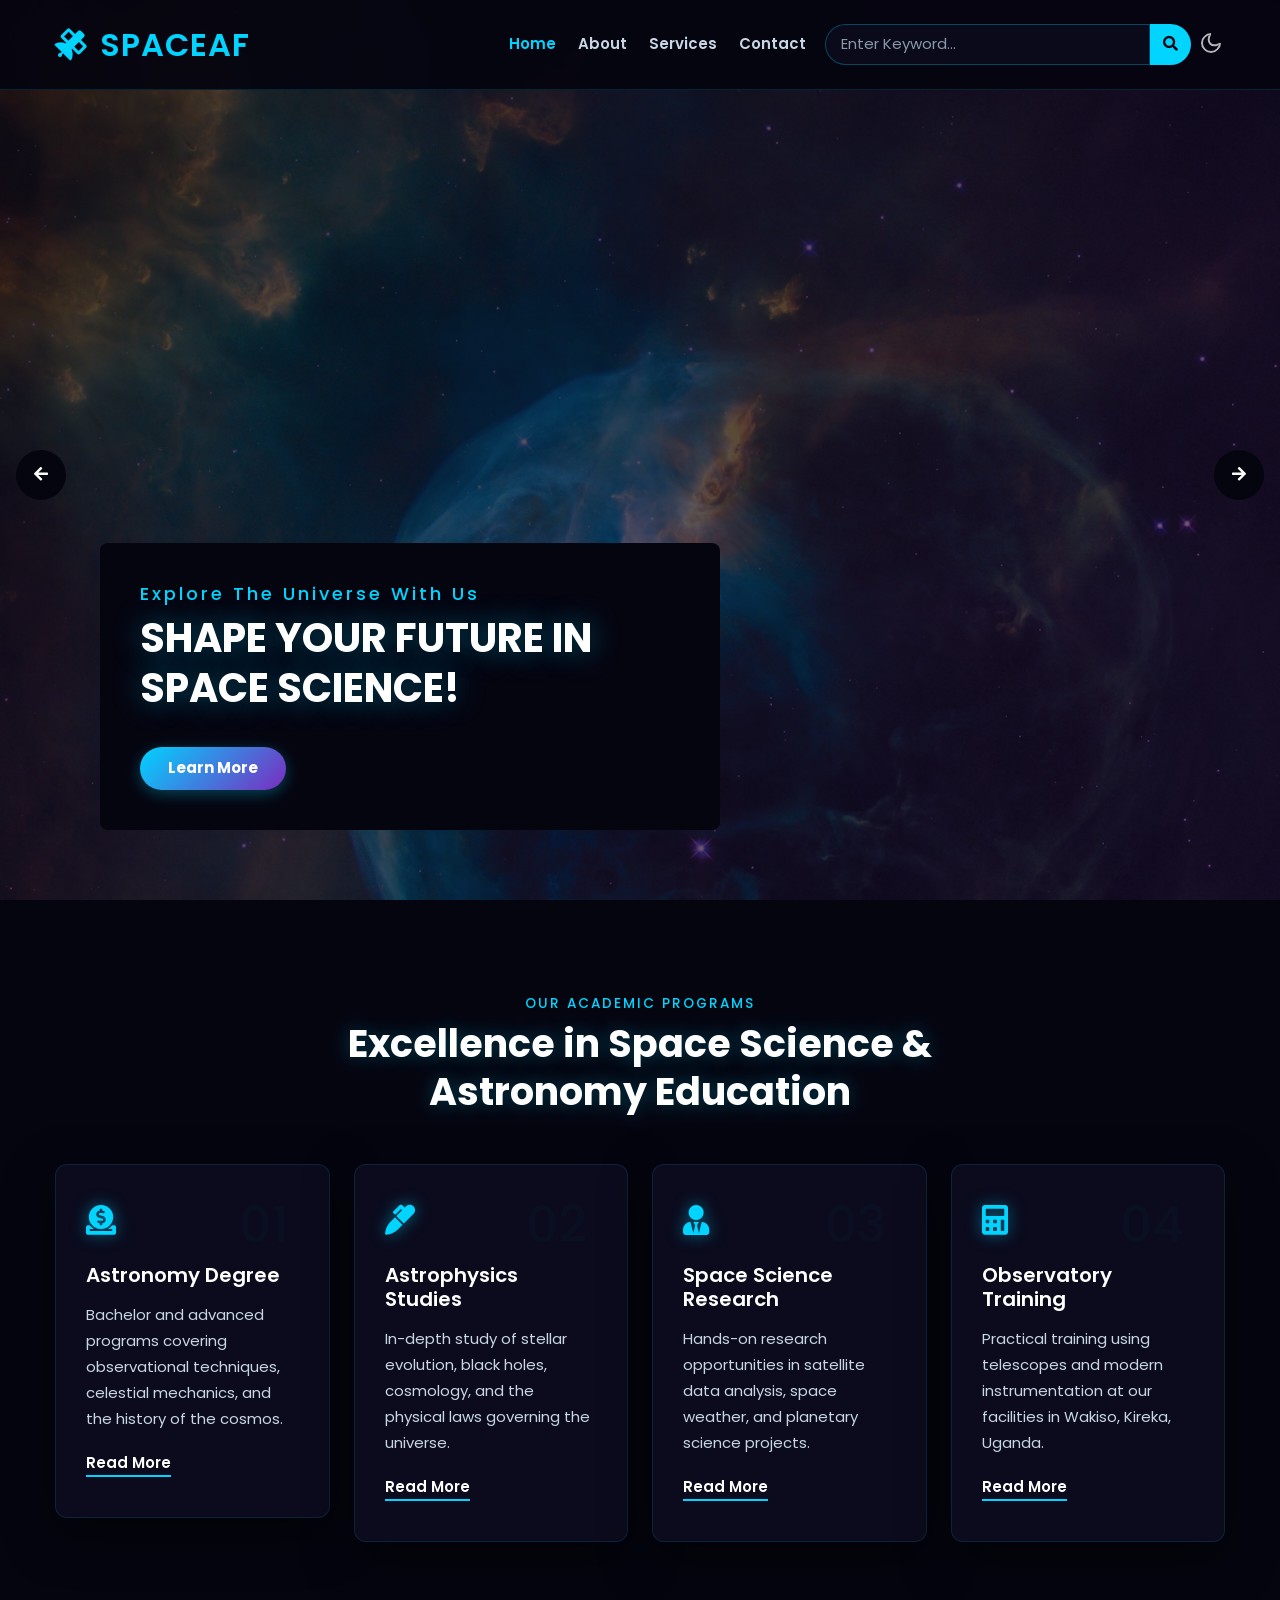
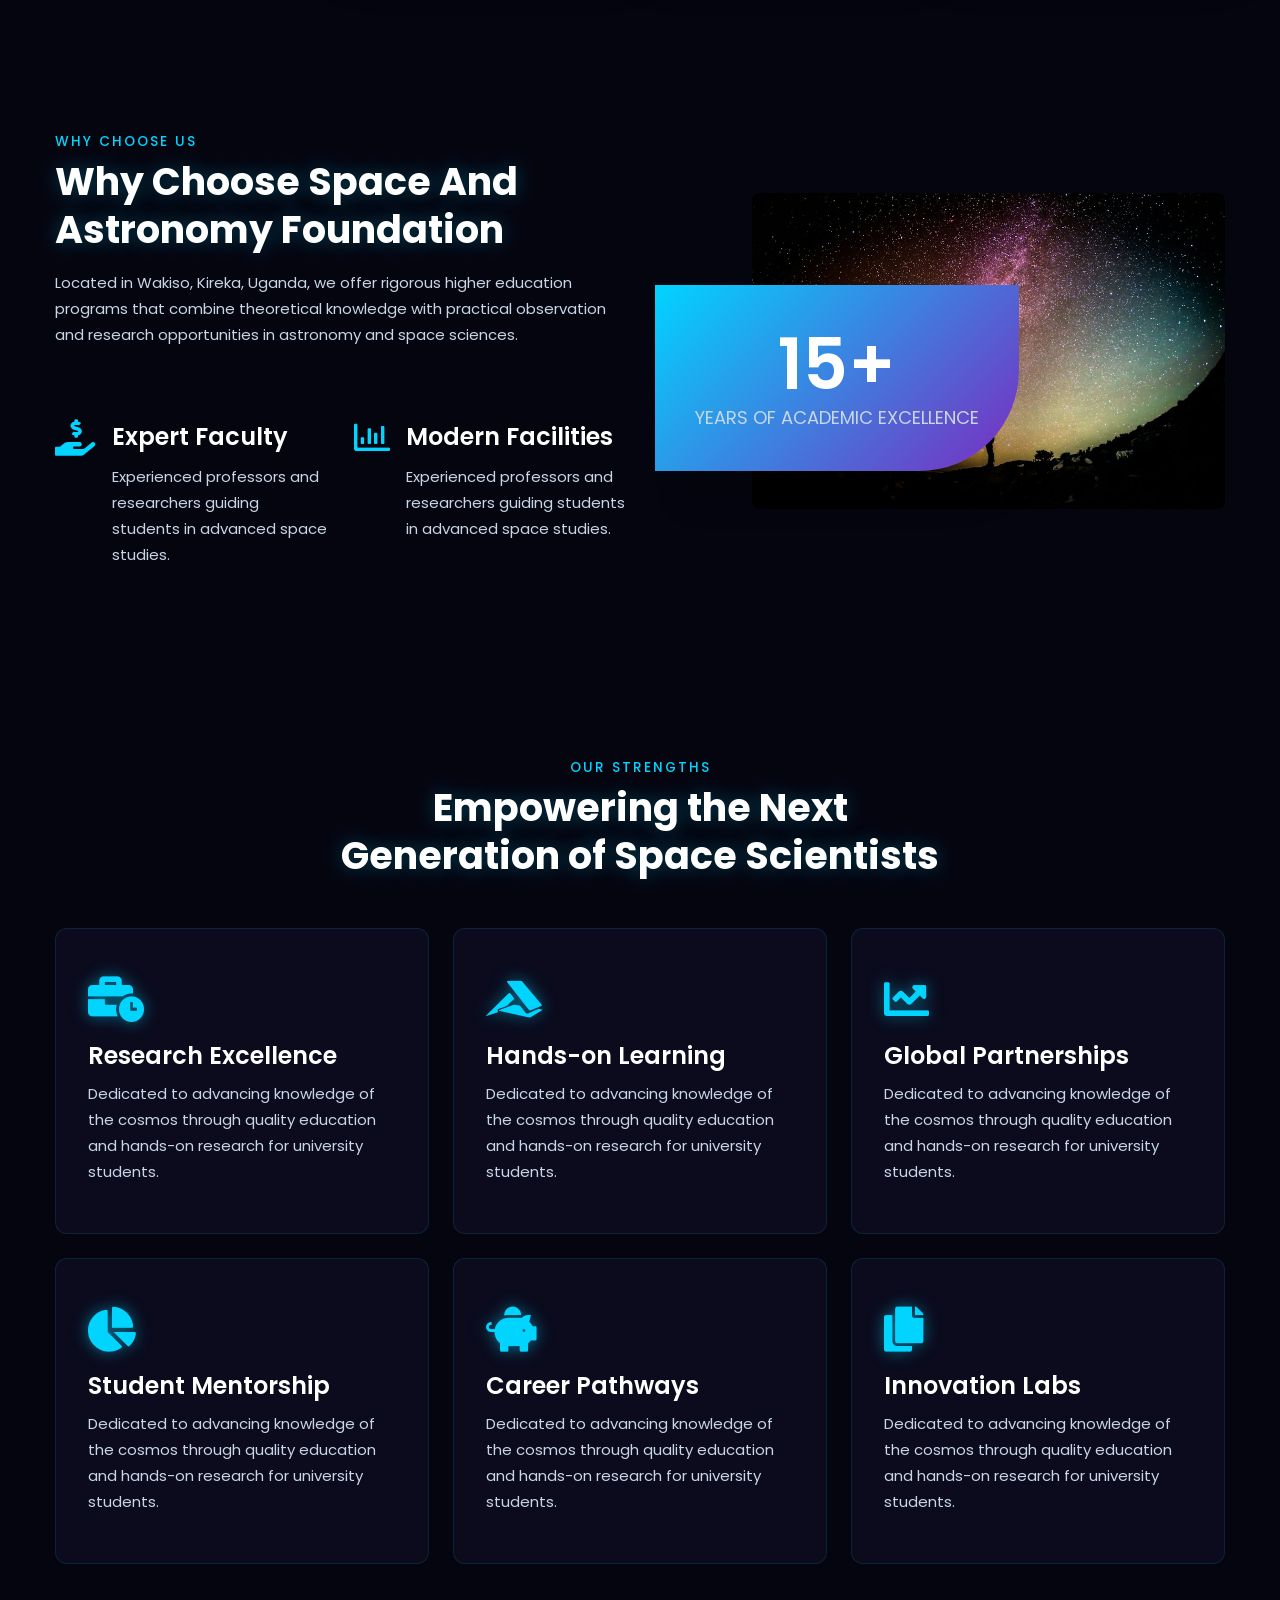
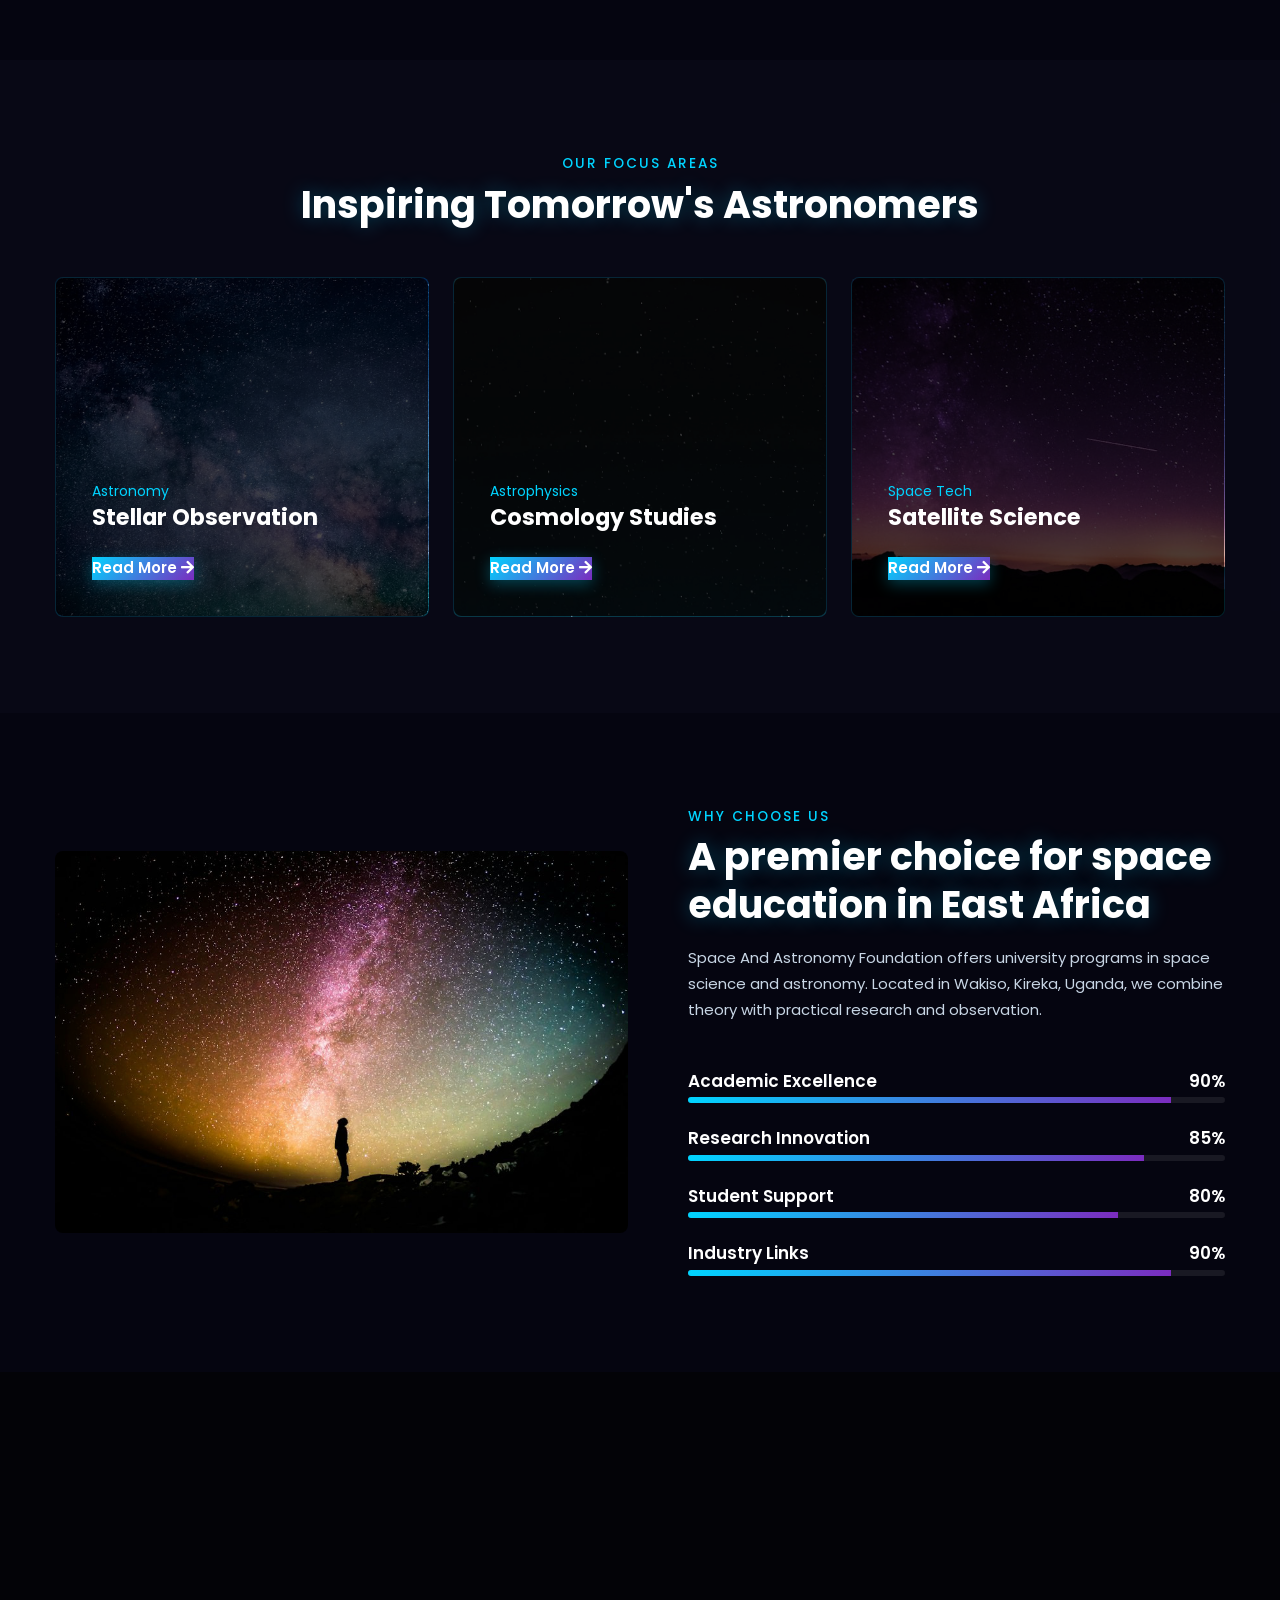
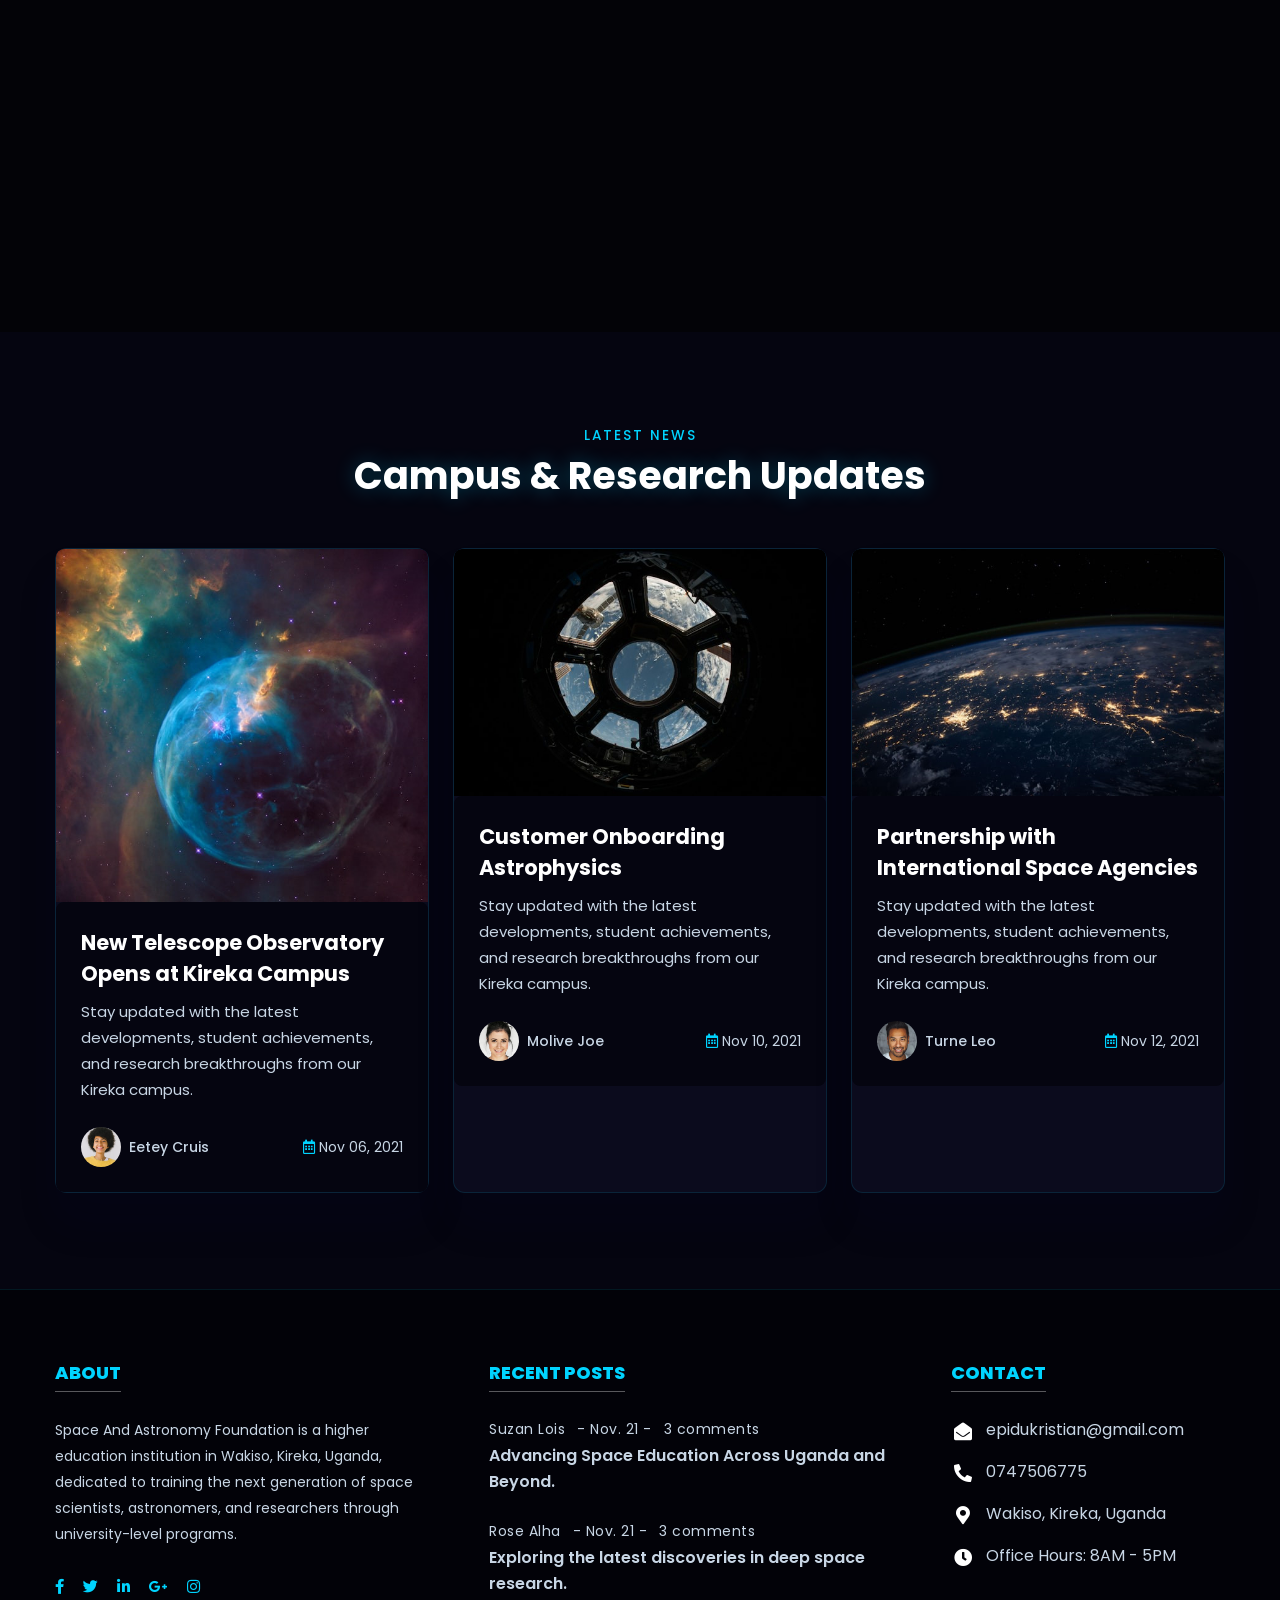
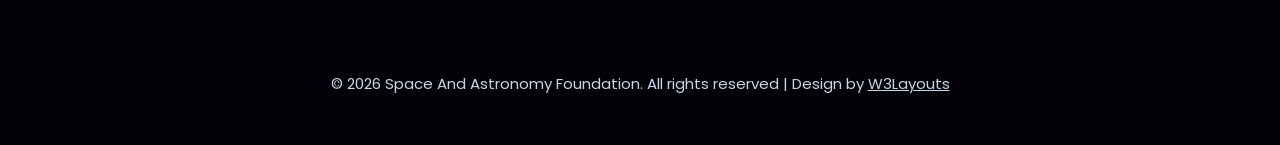
<file: index.html>
<!--
Author: W3layouts
Author URL: http://w3layouts.com
-->
<!doctype html>
<html lang="en" data-theme="dark">

<head>
    <!-- Required meta tags -->
    <meta charset="utf-8">
    <meta name="viewport" content="width=device-width, initial-scale=1">
    <meta name="description" content="Space And Astronomy Foundation - Higher education institution in Wakiso, Kireka, Uganda offering university programs in space science, astronomy and astrophysics.">
    <meta name="keywords" content="Space, Astronomy, University, Uganda, Kireka, Wakiso, Astrophysics, Higher Education">
    <meta name="author" content="Space And Astronomy Foundation">
    <title>Space And Astronomy Foundation - Higher Education in Space &amp; Astronomy | Home</title>
    <!-- Google fonts -->
    <link href="//fonts.googleapis.com/css2?family=Poppins:wght@100;200;300;400;500;600;700;800;900&display=swap"
        rel="stylesheet">
    <!-- Template CSS Style link -->
    <link rel="icon" type="image/svg+xml" href="assets/images/favicon.svg">
    <link rel="stylesheet" href="assets/css/style-starter.css">
</head>

<body>
    <!-- header -->
    <header id="site-header" class="fixed-top">
        <div class="container">
            <nav class="navbar navbar-expand-lg navbar-light">
                <a class="navbar-brand" href="index.html">
                    <i class="fas fa-satellite"></i> SpaceAF
                </a>
                <button class="navbar-toggler collapsed" type="button" data-bs-toggle="collapse"
                    data-bs-target="#navbarScroll" aria-controls="navbarScroll" aria-expanded="false"
                    aria-label="Toggle navigation">
                    <span class="navbar-toggler-icon fa icon-expand fa-bars"></span>
                    <span class="navbar-toggler-icon fa icon-close fa-times"></span>
                </button>
                <div class="collapse navbar-collapse" id="navbarScroll">
                    <ul class="navbar-nav ms-auto my-2 my-lg-0 navbar-nav-scroll">
                        <li class="nav-item">
                            <a class="nav-link active" aria-current="page" href="index.html">Home</a>
                        </li>
                        <li class="nav-item">
                            <a class="nav-link" href="about.html">About</a>
                        </li>
                        <li class="nav-item">
                            <a class="nav-link" href="services.html">Services</a>
                        </li>
                        <li class="nav-item">
                            <a class="nav-link" href="contact.html">Contact</a>
                        </li>
                    </ul>
                    <form action="#search" method="GET" class="d-flex search-header ms-lg-2">
                        <input class="form-control" type="search" placeholder="Enter Keyword..." aria-label="Search"
                            required>
                        <button class="btn btn-style" type="submit"><i class="fas fa-search"></i></button>
                    </form>
                </div>
                <!-- toggle switch for light and dark theme -->
                <div class="cont-ser-position">
                    <nav class="navigation">
                        <div class="theme-switch-wrapper">
                            <label class="theme-switch" for="checkbox">
                                <input type="checkbox" id="checkbox">
                                <div class="mode-container">
                                    <i class="gg-sun"></i>
                                    <i class="gg-moon"></i>
                                </div>
                            </label>
                        </div>
                    </nav>
                </div>
                <!-- //toggle switch for light and dark theme -->
            </nav>
        </div>
    </header>
    <!-- //header -->

    <!-- banner section -->
    <div class="slider">
        <div class="slide current">
            <div class="bg-layer">
                <div class="content">
                    <h6>Explore the Universe With Us</h6>
                    <h3>Shape Your Future in Space Science!</h3>
                    <a href="about.html" class="btn btn-style mt-4">Learn More</a>
                </div>
            </div>
        </div>
        <div class="slide">
            <div class="bg-layer">
                <div class="content">
                    <h6>Space & Astronomy Education</h6>
                    <h3>Higher Learning for the Stars!</h3>
                    <a href="about.html" class="btn btn-style mt-4">Learn More</a>
                </div>
            </div>
        </div>
        <div class="slide">
            <div class="bg-layer">
                <div class="content">
                    <h6>Join Our University Programs</h6>
                    <h3>Your Curiosity, <br>Our Guidance!</h3>
                    <a href="about.html" class="btn btn-style mt-4">Learn More</a>
                </div>
            </div>
        </div>
        <div class="slide">
            <div class="bg-layer">
                <div class="content">
                    <h6>Astronomy Excellence</h6>
                    <h3>Building Africa's Space Future!</h3>
                    <a href="about.html" class="btn btn-style mt-4">Learn More</a>
                </div>
            </div>
        </div>
    </div>
    <div class="buttons">
        <button id="prev"><i class="fas fa-arrow-left"></i></button>
        <button id="next"><i class="fas fa-arrow-right"></i></button>
    </div>
    <!-- //banner section -->

    <!-- home page service grids -->
    <section class="home-services py-5" id="services">
        <div class="container py-lg-5 py-md-4 py-2">
            <div class="title-main text-center mx-auto mb-md-5 mb-4" style="max-width:700px;">
                <h5 class="small-title mb-2">Our Academic Programs</h5>
                <h3 class="title-style">Excellence in Space Science & Astronomy Education</h3>
            </div>
            <div class="row justify-content-center">
                <div class="col-lg-3 col-md-6">
                    <div class="box-wrap">
                        <div class="icon">
                            <i class="fas fa-donate"></i>
                        </div>
                        <h4 class="number">01</h4>
                        <h4><a href="#url">Astronomy Degree</a></h4>
                        <p>Bachelor and advanced programs covering observational techniques, celestial mechanics, and the history of the cosmos.</p>
                        <a href="services.html" class="read">Read more</a>
                    </div>
                </div>
                <div class="col-lg-3 col-md-6 mt-md-0 mt-4">
                    <div class="box-wrap">
                        <div class="icon">
                            <i class="fas fa-marker"></i>
                        </div>
                        <h4 class="number">02</h4>
                        <h4><a href="#url">Astrophysics Studies</a></h4>
                        <p>In-depth study of stellar evolution, black holes, cosmology, and the physical laws governing the universe.</p>
                        <a href="services.html" class="read">Read more</a>
                    </div>
                </div>
                <div class="col-lg-3 col-md-6 mt-lg-0 mt-4">
                    <div class="box-wrap">
                        <div class="icon">
                            <i class="fas fa-user-tie"></i>
                        </div>
                        <h4 class="number">03</h4>
                        <h4><a href="#url">Space Science Research</a></h4>
                        <p>Hands-on research opportunities in satellite data analysis, space weather, and planetary science projects.</p>
                        <a href="services.html" class="read">Read more</a>
                    </div>
                </div>
                <div class="col-lg-3 col-md-6 mt-lg-0 mt-4">
                    <div class="box-wrap">
                        <div class="icon">
                            <i class="fas fa-calculator"></i>
                        </div>
                        <h4 class="number">04</h4>
                        <h4><a href="#url">Observatory Training</a></h4>
                        <p>Practical training using telescopes and modern instrumentation at our facilities in Wakiso, Kireka, Uganda.</p>
                        <a href="services.html" class="read">Read more</a>
                    </div>
                </div>
            </div>
        </div>
    </section>
    <!-- //home page service grids -->

    <!-- why choose section -->
    <section class="w3l-servicesblock py-5" id="whychoose">
        <div class="container py-lg-5 py-md-4 py-2">
            <div class="row align-items-center">
                <div class="col-lg-6">
                    <h5 class="small-title mb-2">Why choose us</h5>
                    <h3 class="title-style">Why Choose Space And Astronomy Foundation</h3>
                    <p class="mt-3">Located in Wakiso, Kireka, Uganda, we offer rigorous higher education programs that combine theoretical knowledge with practical observation and research opportunities in astronomy and space sciences.</p>
                    <div class="row two-grids mt-5 pt-lg-4">
                        <div class="col-sm-6 grids_info d-flex">
                            <i class="fas fa-hand-holding-usd"></i>
                            <div class="detail ms-3">
                                <h4>Expert Faculty</h4>
                                <p>Experienced professors and researchers guiding students in advanced space studies.
                                </p>
                            </div>
                        </div>
                        <div class="col-sm-6 grids_info d-flex mt-sm-0 mt-4">
                            <i class="far fa-chart-bar"></i>
                            <div class="detail ms-3">
                                <h4>Modern Facilities</h4>
                                <p>Experienced professors and researchers guiding students in advanced space studies.
                                </p>
                            </div>
                        </div>
                    </div>
                </div>
                <div class="col-lg-5 offset-lg-1 text-end mt-lg-0 mt-5 position-relative">
                    <img src="assets/images/img1.jpg" alt="" class="img-fluid radius-image">
                    <div class="imginfo__box">
                        <h6 class="imginfo__title">15+</h6>
                        <p>Years of academic excellence</p>
                    </div>
                </div>
            </div>
        </div>
    </section>
    <!-- //why choose section -->

    <!-- features section -->
    <section class="w3l-grids-block py-5" id="features">
        <div class="container py-lg-5 py-md-4 py-2">
            <div class="title-main text-center mx-auto mb-md-5 mb-4" style="max-width:600px;">
                <h5 class="small-title mb-2">Our Strengths</h5>
                <h3 class="title-style">Empowering the Next Generation of Space Scientists</h3>
            </div>
            <div class="row justify-content-center">
                <div class="col-lg-4 col-md-6 col-sm-10">
                    <div class="bottom-block">
                        <a href="#features" class="d-block">
                            <i class="fas fa-business-time"></i>
                            <h3 class="mt-3 mb-2"> Research Excellence</h3>
                            <p class="">Dedicated to advancing knowledge of the cosmos through quality education and hands-on research for university students.</p>
                        </a>
                    </div>
                </div>
                <div class="col-lg-4 col-md-6 col-sm-10 mt-md-0 mt-4">
                    <div class="bottom-block">
                        <a href="#features" class="d-block">
                            <i class="fab fa-accusoft"></i>
                            <h3 class="mt-3 mb-2">Hands-on Learning</h3>
                            <p class="">Dedicated to advancing knowledge of the cosmos through quality education and hands-on research for university students.</p>
                        </a>
                    </div>
                </div>
                <div class="col-lg-4 col-md-6 col-sm-10 mt-lg-0 mt-4">
                    <div class="bottom-block">
                        <a href="#features" class="d-block">
                            <i class="fas fa-chart-line"></i>
                            <h3 class="mt-3 mb-2">Global Partnerships</h3>
                            <p class="">Dedicated to advancing knowledge of the cosmos through quality education and hands-on research for university students.</p>
                        </a>
                    </div>
                </div>
                <div class="col-lg-4 col-md-6 col-sm-10 mt-4">
                    <div class="bottom-block">
                        <a href="#features" class="d-block">
                            <i class="fas fa-chart-pie"></i>
                            <h3 class="mt-3 mb-2">Student Mentorship</h3>
                            <p class="">Dedicated to advancing knowledge of the cosmos through quality education and hands-on research for university students.</p>
                        </a>
                    </div>
                </div>
                <div class="col-lg-4 col-md-6 col-sm-10 mt-4">
                    <div class="bottom-block">
                        <a href="#features" class="d-block">
                            <i class="fas fa-piggy-bank"></i>
                            <h3 class="mt-3 mb-2"> Career Pathways</h3>
                            <p class="">Dedicated to advancing knowledge of the cosmos through quality education and hands-on research for university students.</p>
                        </a>
                    </div>
                </div>
                <div class="col-lg-4 col-md-6 col-sm-10 mt-4">
                    <div class="bottom-block">
                        <a href="#features" class="d-block">
                            <i class="fas fa-copy"></i>
                            <h3 class="mt-3 mb-2">Innovation Labs</h3>
                            <p class="">Dedicated to advancing knowledge of the cosmos through quality education and hands-on research for university students.</p>
                        </a>
                    </div>
                </div>
            </div>
        </div>
    </section>
    <!-- //features section -->

    <!-- 3grids with bg-image section -->
    <div class="w3l-homeblock3 py-5">
        <div class="container py-lg-5 py-md-4 py-2">
            <div class="title-main text-center mx-auto mb-md-5 mb-4" style="max-width:700px;">
                <h5 class="small-title mb-2">Our Focus Areas</h5>
                <h3 class="title-style">Inspiring Tomorrow's Astronomers</h3>
            </div>
            <div class="row justify-content-center">
                <div class="col-lg-4 col-md-6">
                    <div class="top-pic1">
                        <div class="card-body blog-details">
                            <span class="meta-value">Astronomy</span>
                            <a href="#blog" class="blog-desc">Stellar Observation
                            </a>
                            <a href="#blog" class="btn btn-style-primary btn-style text-white mt-4">Read
                                More<i class="fas fa-arrow-right ms-1"></i></a>
                        </div>
                    </div>
                </div>
                <div class="col-lg-4 col-md-6 mt-md-0 mt-4">
                    <div class="top-pic2">
                        <div class="card-body blog-details">
                            <span class="meta-value">Astrophysics</span>
                            <a href="#blog" class="blog-desc">Cosmology Studies
                            </a>
                            <a href="#blog" class="btn btn-style-primary btn-style text-white mt-4">Read
                                More<i class="fas fa-arrow-right ms-1"></i></a>
                        </div>
                    </div>
                </div>
                <div class="col-lg-4 col-md-6 mt-lg-0 mt-4">
                    <div class="top-pic3">
                        <div class="card-body blog-details">
                            <span class="meta-value"> Space Tech </span>
                            <a href="#blog" class="blog-desc">Satellite Science
                            </a>
                            <a href="#blog" class="btn btn-style-primary btn-style text-white mt-4">Read
                                More<i class="fas fa-arrow-right ms-1"></i></a>
                        </div>
                    </div>
                </div>
            </div>
        </div>
    </div>
    <!-- //3grids with bg-image section -->

    <!-- progress section -->
    <section class="w3l-progress py-5" id="progress">
        <div class="container py-lg-5 py-md-4 py-2">
            <div class="row align-items-center">
                <div class="col-lg-6 about-2-secs-right mb-lg-0 mb-5">
                    <img src="assets/images/img2.jpg" alt="" class="img-fluid radius-image" />
                </div>
                <div class="col-lg-6 about-2-secs-left ps-xl-5">
                    <h5 class="small-title mb-2">Why Choose us</h5>
                    <h3 class="title-style mb-sm-3 mb-2">A premier choice for space education in East Africa</h3>
                    <p>Space And Astronomy Foundation offers university programs in space science and astronomy. Located in Wakiso, Kireka, Uganda, we combine theory with practical research and observation.</p>
                    <div class="w3l-progressblock mt-md-5 mt-4">
                        <div class="progress-info info1">
                            <h6 class="progress-tittle">Academic Excellence <span class="">90%</span></h6>
                            <div class="progress">
                                <div class="progress-bar progress-bar-striped" role="progressbar" style="width: 90%"
                                    aria-valuenow="90" aria-valuemin="0" aria-valuemax="100">
                                </div>
                            </div>
                        </div>
                        <div class="progress-info info2">
                            <h6 class="progress-tittle">Research Innovation <span class="">85%</span>
                            </h6>
                            <div class="progress">
                                <div class="progress-bar progress-bar-striped" role="progressbar" style="width: 85%"
                                    aria-valuenow="85" aria-valuemin="0" aria-valuemax="100">
                                </div>
                            </div>
                        </div>
                        <div class="progress-info info3">
                            <h6 class="progress-tittle">Student Support <span class="">80%</span></h6>
                            <div class="progress">
                                <div class="progress-bar progress-bar-striped" role="progressbar" style="width: 80%"
                                    aria-valuenow="80" aria-valuemin="0" aria-valuemax="100">
                                </div>
                            </div>
                        </div>
                        <div class="progress-info info3 mb-0">
                            <h6 class="progress-tittle">Industry Links <span class="">90%</span></h6>
                            <div class="progress">
                                <div class="progress-bar progress-bar-striped" role="progressbar" style="width: 90%"
                                    aria-valuenow="90" aria-valuemin="0" aria-valuemax="100">
                                </div>
                            </div>
                        </div>
                    </div>
                </div>
            </div>
        </div>
    </section>
    <!-- //progress section -->

    <!-- testimonials section -->
    <section class="w3l-index4 py-5" id="testimonials">
        <div class="container py-md-5 py-4">
            <div class="content-slider text-center py-4">
                <div class="clients-slider">
                    <div class="mask">
                        <ul>
                            <li class="anim1">
                                <img src="assets/images/testi1.jpg" class="img-fluid rounded-circle"
                                    alt="client image" />
                                <blockquote class="quote"><q>Studying at Space And Astronomy Foundation opened my eyes to the wonders of the universe. The faculty and facilities in Wakiso, Kireka are world-class for higher education in astronomy.
                                    </q> </blockquote>
                                <div class="source">- Mario Spe</div>
                            </li>

                            <li class="anim2">
                                <img src="assets/images/testi2.jpg" class="img-fluid rounded-circle"
                                    alt="client image" />
                                <blockquote class="quote"><q>The practical observation sessions and research projects at SAF prepared me thoroughly for a career in astrophysics. Highly recommend for any aspiring space scientist.
                                    </q> </blockquote>
                                <div class="source">- Petey Cru</div>
                            </li>
                            <li class="anim3">
                                <img src="assets/images/testi3.jpg" class="img-fluid rounded-circle "
                                    alt="client image" />
                                <blockquote class="quote"><q>Being part of the Space And Astronomy Foundation community in Uganda has been transformative. The focus on higher education excellence in astronomy is unmatched.
                                    </q> </blockquote>
                                <div class="source">- Anna Sth</div>
                            </li>
                            <li class="anim4">
                                <img src="assets/images/testi1.jpg" class="img-fluid rounded-circle"
                                    alt="client image" />
                                <blockquote class="quote"><q>Studying at Space And Astronomy Foundation opened my eyes to the wonders of the universe. The faculty and facilities in Wakiso, Kireka are world-class for higher education in astronomy.
                                    </q> </blockquote>
                                <div class="source">- Gail For</div>
                            </li>
                            <li class="anim5">
                                <img src="assets/images/testi2.jpg" class="img-fluid rounded-circle"
                                    alt="client image" />
                                <blockquote class="quote"><q>Being part of the Space And Astronomy Foundation community in Uganda has been transformative. The focus on higher education excellence in astronomy is unmatched.
                                    </q> </blockquote>
                                <div class="source">- Boye Fra</div>
                            </li>
                        </ul>
                    </div>
                </div>
            </div>
        </div>
    </section>
    <!-- //testimonials section -->

    <!-- blog section -->
    <div class="w3l-blog-block-5 py-5" id="blog">
        <div class="container py-md-5 py-4">
            <div class="title-main text-center mx-auto mb-md-5 mb-4" style="max-width:700px;">
                <h5 class="small-title mb-2">Latest News</h5>
                <h3 class="title-style">Campus & Research Updates</h3>
            </div>
            <div class="row justify-content-center">
                <div class="col-lg-4 col-md-6">
                    <div class="blog-card-single">
                        <div class="grids5-info">
                            <a href="#blog"><img src="assets/images/blog1.jpg" alt="" /></a>
                            <div class="blog-info">
                                <h4><a href="#blog">New Telescope Observatory Opens at Kireka Campus</a></h4>
                                <p>Stay updated with the latest developments, student achievements, and research breakthroughs from our Kireka campus.</p>
                                <div class="d-flex align-items-center justify-content-between mt-4">
                                    <a class="d-flex align-items-center" href="#blog" title="23k followers">
                                        <img class="img-fluid" src="assets/images/testi2.jpg" alt="admin"
                                            style="max-width:40px"> <span class="small ms-2">Eetey Cruis</span>
                                    </a>
                                    <p class="date-text"><i class="far fa-calendar-alt me-1"></i>Nov 06, 2021</p>
                                </div>
                            </div>
                        </div>
                    </div>
                </div>
                <div class="col-lg-4 col-md-6 mt-md-0 mt-4">
                    <div class="blog-card-single">
                        <div class="grids5-info">
                            <a href="#blog"><img src="assets/images/blog3.jpg" alt="" /></a>
                            <div class="blog-info">
                                <h4><a href="#blog">Customer Onboarding Astrophysics</a></h4>
                                <p>Stay updated with the latest developments, student achievements, and research breakthroughs from our Kireka campus.</p>
                                <div class="d-flex align-items-center justify-content-between mt-4">
                                    <a class="d-flex align-items-center" href="#blog" title="23k followers">
                                        <img class="img-fluid" src="assets/images/testi1.jpg" alt="admin"
                                            style="max-width:40px"> <span class="small ms-2">Molive Joe</span>
                                    </a>
                                    <p class="date-text"><i class="far fa-calendar-alt me-1"></i>Nov 10, 2021</p>
                                </div>
                            </div>
                        </div>
                    </div>
                </div>
                <div class="col-lg-4 col-md-6 mt-lg-0 mt-4">
                    <div class="blog-card-single">
                        <div class="grids5-info">
                            <a href="#blog"><img src="assets/images/blog2.jpg" alt="" /></a>
                            <div class="blog-info">
                                <h4><a href="#blog">Partnership with International Space Agencies</a></h4>
                                <p>Stay updated with the latest developments, student achievements, and research breakthroughs from our Kireka campus.</p>
                                <div class="d-flex align-items-center justify-content-between mt-4">
                                    <a class="d-flex align-items-center" href="#blog" title="23k followers">
                                        <img class="img-fluid" src="assets/images/testi3.jpg" alt="admin"
                                            style="max-width:40px"> <span class="small ms-2">Turne Leo
                                        </span>
                                    </a>
                                    <p class="date-text"><i class="far fa-calendar-alt me-1"></i>Nov 12, 2021</p>
                                </div>
                            </div>
                        </div>
                    </div>
                </div>
            </div>
        </div>
    </div>
    <!-- //blog section -->

    <!-- footer -->
    <footer class="w3l-footer py-5">
        <div class="container pt-4">
            <div class="row">
                <div class="col-lg-4 sub-one-left">
                    <h6>About </h6>
                    <p>Space And Astronomy Foundation is a higher education institution in Wakiso, Kireka, Uganda, dedicated to training the next generation of space scientists, astronomers, and researchers through university-level programs.</p>
                    <ul class="social mt-4 pt-lg-1">
                        <li><a href="#facebook"><span class="fab fa-facebook-f"></span></a></li>
                        <li><a href="#twitter"><span class="fab fa-twitter"></span></a></li>
                        <li><a href="#linkedin"><span class="fab fa-linkedin-in"></span></a></li>
                        <li><a href="#google-plus"><span class="fab fa-google-plus-g"></span></a></li>
                        <li><a href="#instagram"><span class="fab fa-instagram"></span></a></li>
                    </ul>
                </div>
                <div class="col-lg-5 col-md-6 mt-lg-0 mt-5 px-lg-5 sub-two-right">
                    <h6>Recent Posts</h6>
                    <div class="footer-post">
                        <ul>
                            <li><a href="#post">Suzan Lois</a></li>
                            <li class="mx-2"><a href="#post">- Nov. 21 - </a></li>
                            <li><a href="#post">3 comments</a></li>
                        </ul>
                        <p class="post-footer"><a href="#post">Advancing Space Education Across Uganda and Beyond.</a></p>
                    </div>
                    <div class="footer-post mt-4">
                        <ul>
                            <li><a href="#post">Rose Alha</a></li>
                            <li class="mx-2"><a href="#post">- Nov. 21 - </a></li>
                            <li><a href="#post">3 comments</a></li>
                        </ul>
                        <p class="post-footer"><a href="#post">Exploring the latest discoveries in deep space research.</a>
                        </p>
                    </div>
                </div>
                <div class="col-lg-3 col-md-6 mt-lg-0 mt-5 sub-one-left">
                    <h6>Contact </h6>
                    <div class="column2">
                        <div class="href1"><span class="fas fa-envelope-open"></span><a
                                href="mailto:epidukristian@gmail.com">epidukristian@gmail.com</a>
                        </div>
                        <div class="href2 my-3"><span class="fas fa-phone-alt"></span><a
                                href="tel:0747506775">0747506775</a>
                        </div>
                        <div>
                            <p class="contact-para mb-3"><span class="fas fa-map-marker-alt"></span>Wakiso, Kireka, Uganda</p>
                        </div>
                        <div>
                            <p class="contact-para"><span class="fas fa-clock"></span>Office Hours: 8AM - 5PM</p>
                        </div>
                    </div>
                </div>
            </div>
            <div class="copyright-footer text-center mt-5 pt-sm-4 pt-2">
                <p>&copy; 2026 Space And Astronomy Foundation. All rights reserved | Design by <a href="https://w3layouts.com/">W3Layouts</a>
                </p>
            </div>
        </div>
    </footer>
    <!-- //footer -->

    <!-- Js scripts -->
    <!-- move top -->
    <button onclick="topFunction()" id="movetop" title="Go to top">
        <span class="fas fa-level-up-alt" aria-hidden="true"></span>
    </button>
    <script>
        // When the user scrolls down 20px from the top of the document, show the button
        window.onscroll = function () {
            scrollFunction()
        };

        function scrollFunction() {
            if (document.body.scrollTop > 20 || document.documentElement.scrollTop > 20) {
                document.getElementById("movetop").style.display = "block";
            } else {
                document.getElementById("movetop").style.display = "none";
            }
        }

        // When the user clicks on the button, scroll to the top of the document
        function topFunction() {
            document.body.scrollTop = 0;
            document.documentElement.scrollTop = 0;
        }
    </script>
    <!-- //move top -->

    <!-- common jquery plugin -->
    <script src="assets/js/jquery-3.3.1.min.js"></script>
    <!-- //common jquery plugin -->

    <!-- banner slider -->
    <script>
        const slides = document.querySelectorAll(".slide");
        const nextButton = document.getElementById("next");
        const prevButton = document.getElementById("prev");
        const auto = true;
        const intervalTime = 5000;
        let slideInterval;

        const nextSlide = () => {
            const current = document.querySelector(".current");
            current.classList.remove("current");
            if (current.nextElementSibling) {
                current.nextElementSibling.classList.add("current");
            } else {
                slides[0].classList.add("current");
            }
        };

        const prevSlide = () => {
            const current = document.querySelector(".current");
            current.classList.remove("current");
            if (current.previousElementSibling) {
                current.previousElementSibling.classList.add("current");
            } else {
                slides[slides.length - 1].classList.add("current");
            }
        };

        nextButton.addEventListener("click", () => {
            nextSlide();
            if (auto) {
                clearInterval(slideInterval);
                slideInterval = setInterval(nextSlide, intervalTime);
            }
        });
        prevButton.addEventListener("click", () => {
            prevSlide();
            if (auto) {
                clearInterval(slideInterval);
                slideInterval = setInterval(nextSlide, intervalTime);
            }
        });

        if (auto) {
            slideInterval = setInterval(nextSlide, intervalTime);
        }
    </script>
    <!-- //banner slider -->

    <!-- theme switch js (light and dark)-->
    <script src="assets/js/theme-change.js"></script>
    <!-- //theme switch js (light and dark)-->

    <!-- MENU-JS -->
    <script>
        $(window).on("scroll", function () {
            var scroll = $(window).scrollTop();

            if (scroll >= 80) {
                $("#site-header").addClass("nav-fixed");
            } else {
                $("#site-header").removeClass("nav-fixed");
            }
        });

        //Main navigation Active Class Add Remove
        $(".navbar-toggler").on("click", function () {
            $("header").toggleClass("active");
        });
        $(document).on("ready", function () {
            if ($(window).width() > 991) {
                $("header").removeClass("active");
            }
            $(window).on("resize", function () {
                if ($(window).width() > 991) {
                    $("header").removeClass("active");
                }
            });
        });
    </script>
    <!-- //MENU-JS -->

    <!-- disable body scroll which navbar is in active -->
    <script>
        $(function () {
            $('.navbar-toggler').click(function () {
                $('body').toggleClass('noscroll');
            })
        });
    </script>
    <!-- //disable body scroll which navbar is in active -->

    <!-- bootstrap -->
    <script src="assets/js/bootstrap.min.js"></script>
    <!-- //bootstrap -->
    <!-- //Js scripts -->
</body>

</html>
</file>
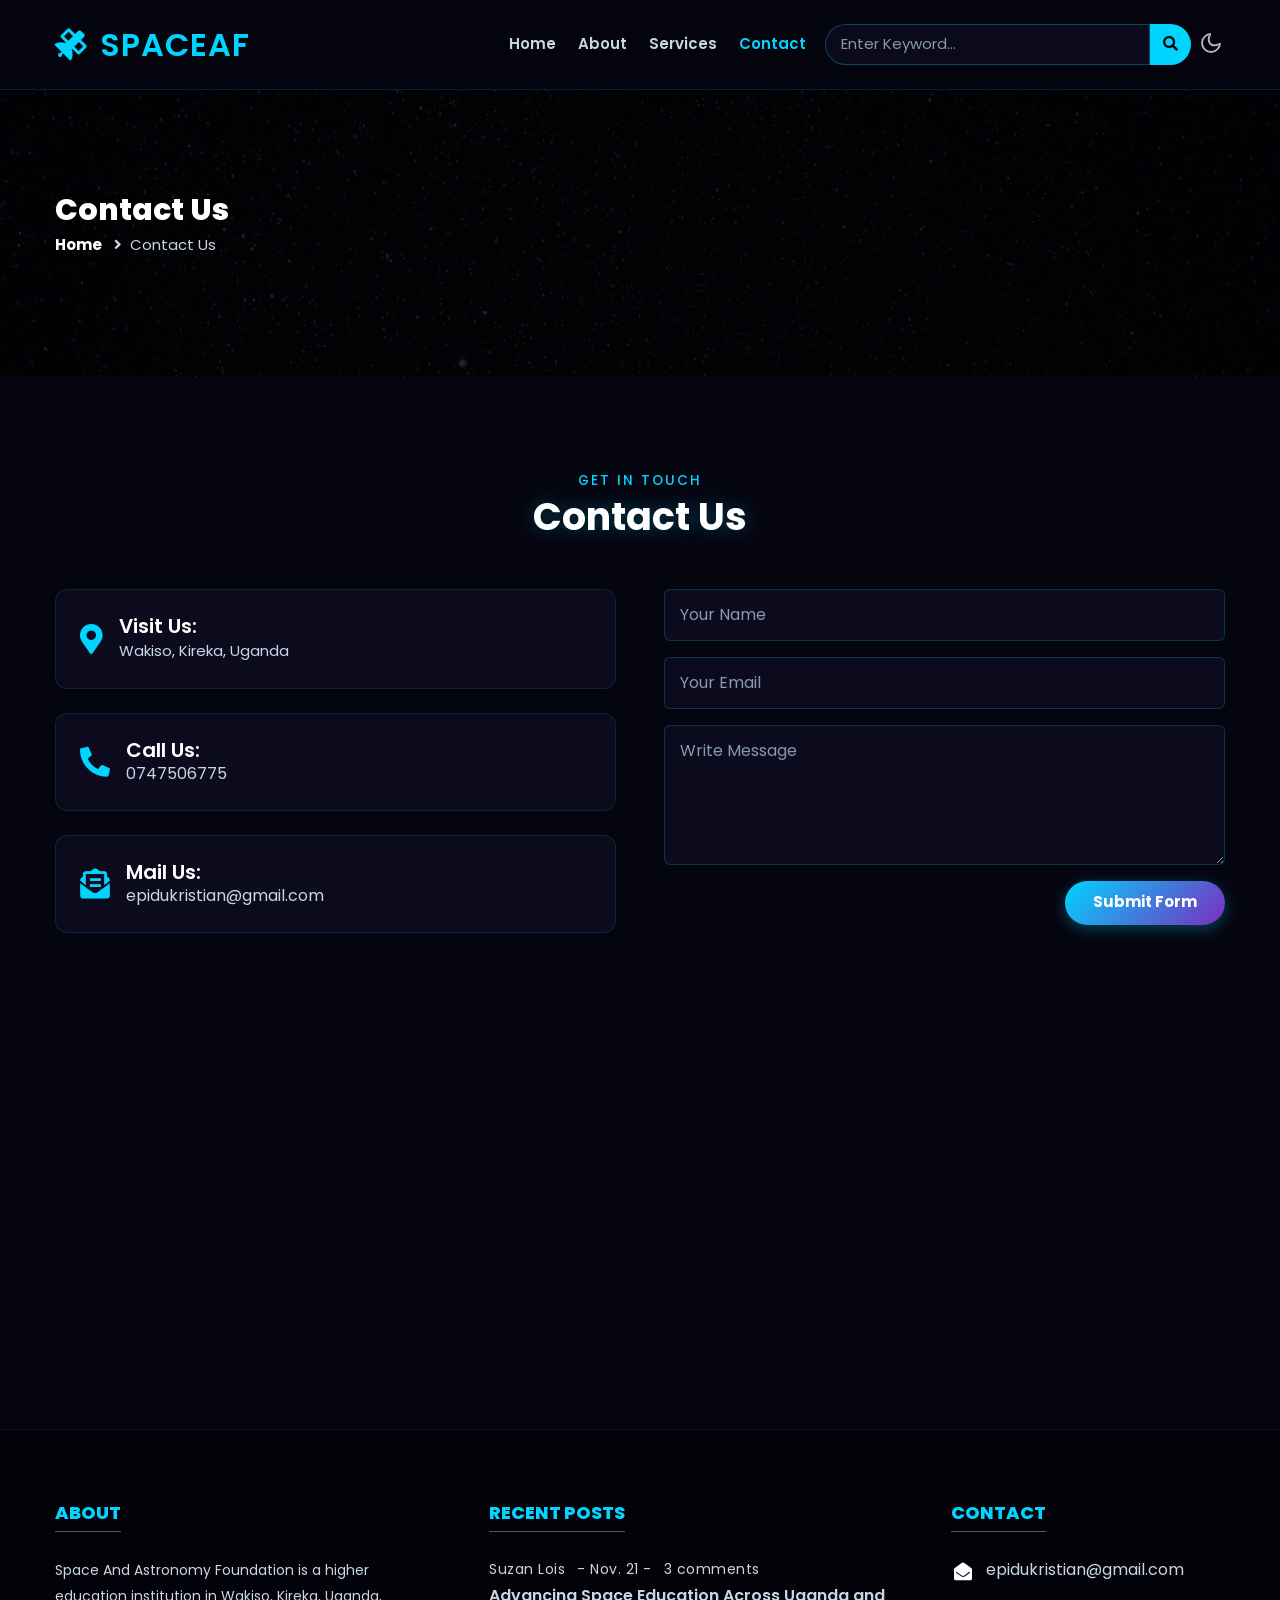
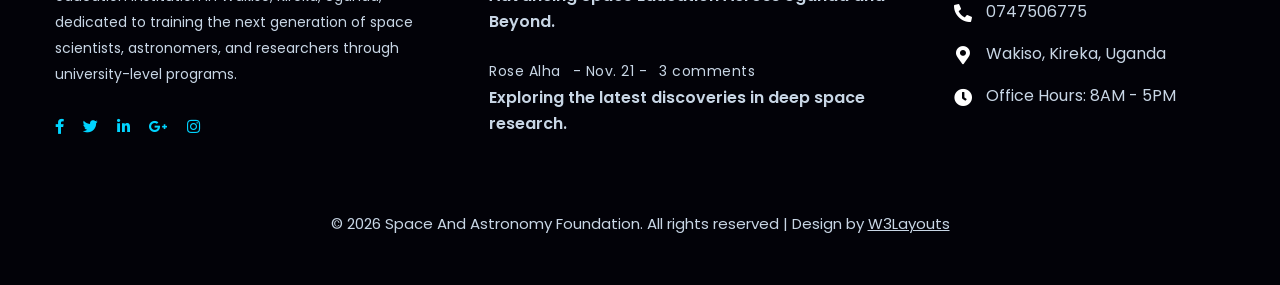
<file: contact.html>
<!--
Author: W3layouts
Author URL: http://w3layouts.com
-->
<!doctype html>
<html lang="en" data-theme="dark">

<head>
    <!-- Required meta tags -->
    <meta charset="utf-8">
    <meta name="viewport" content="width=device-width, initial-scale=1">
    <meta name="description" content="Space And Astronomy Foundation - Higher education institution in Wakiso, Kireka, Uganda offering university programs in space science, astronomy and astrophysics.">
    <meta name="keywords" content="Space, Astronomy, University, Uganda, Kireka, Wakiso, Astrophysics, Higher Education">
    <meta name="author" content="Space And Astronomy Foundation">
    <title>Space And Astronomy Foundation - Contact Us</title>
    <!-- Google fonts -->
    <link href="//fonts.googleapis.com/css2?family=Poppins:wght@100;200;300;400;500;600;700;800;900&display=swap"
        rel="stylesheet">
    <!-- Template CSS Style link -->
    <link rel="icon" type="image/svg+xml" href="assets/images/favicon.svg">
    <link rel="stylesheet" href="assets/css/style-starter.css">
</head>

<body>
    <!-- header -->
    <header id="site-header" class="fixed-top">
        <div class="container">
            <nav class="navbar navbar-expand-lg navbar-light">
                <a class="navbar-brand" href="index.html">
                    <i class="fas fa-satellite"></i> SpaceAF
                </a>
                <button class="navbar-toggler collapsed" type="button" data-bs-toggle="collapse"
                    data-bs-target="#navbarScroll" aria-controls="navbarScroll" aria-expanded="false"
                    aria-label="Toggle navigation">
                    <span class="navbar-toggler-icon fa icon-expand fa-bars"></span>
                    <span class="navbar-toggler-icon fa icon-close fa-times"></span>
                </button>
                <div class="collapse navbar-collapse" id="navbarScroll">
                    <ul class="navbar-nav ms-auto my-2 my-lg-0 navbar-nav-scroll">
                        <li class="nav-item">
                            <a class="nav-link" aria-current="page" href="index.html">Home</a>
                        </li>
                        <li class="nav-item">
                            <a class="nav-link" href="about.html">About</a>
                        </li>
                        <li class="nav-item">
                            <a class="nav-link" href="services.html">Services</a>
                        </li>
                        <li class="nav-item">
                            <a class="nav-link active" href="contact.html">Contact</a>
                        </li>
                    </ul>
                    <form action="#search" method="GET" class="d-flex search-header ms-lg-2">
                        <input class="form-control" type="search" placeholder="Enter Keyword..." aria-label="Search"
                            required>
                        <button class="btn btn-style" type="submit"><i class="fas fa-search"></i></button>
                    </form>
                </div>
                <!-- toggle switch for light and dark theme -->
                <div class="cont-ser-position">
                    <nav class="navigation">
                        <div class="theme-switch-wrapper">
                            <label class="theme-switch" for="checkbox">
                                <input type="checkbox" id="checkbox">
                                <div class="mode-container">
                                    <i class="gg-sun"></i>
                                    <i class="gg-moon"></i>
                                </div>
                            </label>
                        </div>
                    </nav>
                </div>
                <!-- //toggle switch for light and dark theme -->
            </nav>
        </div>
    </header>
    <!-- //header -->

    <!-- inner banner -->
    <section class="inner-banner py-5">
        <div class="w3l-breadcrumb py-lg-5">
            <div class="container pt-5 pb-sm-4">
                <h4 class="inner-text-title font-weight-bold pt-sm-5 pt-4">Contact Us</h4>
                <ul class="breadcrumbs-custom-path">
                    <li><a href="index.html">Home</a></li>
                    <li class="active"><i class="fas fa-angle-right mx-2"></i>Contact Us</li>
                </ul>
            </div>
        </div>
    </section>
    <!-- //inner banner -->

    <!-- contact -->
    <section class="w3l-contact-info-main py-5" id="contact">
        <div class="container pt-lg-5 pt-md-4 pt-2">
            <div class="title-main text-center mx-auto mb-md-5 mb-4" style="max-width:700px;">
                <h5 class="small-title mb-1">Get In Touch</h5>
                <h3 class="title-style">Contact Us</h3>
            </div>
            <div class="row">
                <div class="col-md-6 left-cont-contact pe-md-4">
                    <div class="contact-address p-4">
                        <div class="contact-icon d-flex align-items-center">
                            <i class="fas fa-map-marker-alt" aria-hidden="true"></i>
                            <div class="ms-3">
                                <h5 class="contact-text">Visit Us:</h5>
                                <p>Wakiso, Kireka, Uganda</p>
                            </div>
                        </div>
                    </div>
                    <div class="contact-address p-4 mt-4">
                        <div class="contact-icon d-flex align-items-center">
                            <i class="fas fa-phone-alt" aria-hidden="true"></i>
                            <div class="ms-3">
                                <h5 class="contact-text">Call Us:</h5>
                                <a href="tel:0747506775">0747506775</a>
                            </div>
                        </div>
                    </div>
                    <div class="contact-address p-4 mt-4">
                        <div class="contact-icon d-flex align-items-center">
                            <i class="fas fa-envelope-open-text" aria-hidden="true"></i>
                            <div class="ms-3">
                                <h5 class="contact-text">Mail Us:</h5>
                                <a href="mailto:epidukristian@gmail.com"> epidukristian@gmail.com</a>
                            </div>
                        </div>
                    </div>
                </div>
                <div class="col-md-6 right-cont-contact ps-md-4 mt-md-0 mt-5">
                    <form method="post" class="w3layouts-contact-fm" action="https://sendmail.w3layouts.com/submitForm">
                        <div class="form-group mb-3">
                            <input class="form-control" type="text" name="w3lName" id="w3lName" placeholder="Your Name"
                                required="">
                        </div>
                        <div class="form-group mb-3">
                            <input class="form-control" type="email" name="w3lSender" id="w3lSender"
                                placeholder="Your Email" required="">
                        </div>
                        <div class="form-group">
                            <textarea class="form-control" name="w3lMessage" id="w3lMessage" placeholder="Write Message"
                                required=""></textarea>
                        </div>
                        <div class="form-group-2 mt-3 text-end">
                            <button type="submit" class="btn btn-style">Submit Form</button>
                        </div>
                    </form>
                </div>
            </div>
        </div>
    </section>

    <div class="map-contact pt-5">
        <iframe class="map-w3layouts"
            src="https://www.google.com/maps/embed?pb=!1m18!1m12!1m3!1d15959.5!2d32.6405!3d0.3505!2m3!1f0!2f0!3f0!3m2!1i1024!2i768!4f13.1!3m3!1m2!1s0x177dbb1c5c5c5c5c%3A0x0!2sKireka%2C%20Wakiso%2C%20Uganda!5e0!3m2!1sen!2sug!4v1690000000000!5m2!1sen!2sug"
            width="100%" height="400" frameborder="0" style="border: 0px;" allowfullscreen=""></iframe>
    </div>
    <!-- //contact -->

    <!-- footer -->
    <footer class="w3l-footer py-5">
        <div class="container pt-4">
            <div class="row">
                <div class="col-lg-4 sub-one-left">
                    <h6>About </h6>
                    <p>Space And Astronomy Foundation is a higher education institution in Wakiso, Kireka, Uganda, dedicated to training the next generation of space scientists, astronomers, and researchers through university-level programs.</p>
                    <ul class="social mt-4 pt-lg-1">
                        <li><a href="#facebook"><span class="fab fa-facebook-f"></span></a></li>
                        <li><a href="#twitter"><span class="fab fa-twitter"></span></a></li>
                        <li><a href="#linkedin"><span class="fab fa-linkedin-in"></span></a></li>
                        <li><a href="#google-plus"><span class="fab fa-google-plus-g"></span></a></li>
                        <li><a href="#instagram"><span class="fab fa-instagram"></span></a></li>
                    </ul>
                </div>
                <div class="col-lg-5 col-md-6 mt-lg-0 mt-5 px-lg-5 sub-two-right">
                    <h6>Recent Posts</h6>
                    <div class="footer-post">
                        <ul>
                            <li><a href="#post">Suzan Lois</a></li>
                            <li class="mx-2"><a href="#post">- Nov. 21 - </a></li>
                            <li><a href="#post">3 comments</a></li>
                        </ul>
                        <p class="post-footer"><a href="#post">Advancing Space Education Across Uganda and Beyond.</a></p>
                    </div>
                    <div class="footer-post mt-4">
                        <ul>
                            <li><a href="#post">Rose Alha</a></li>
                            <li class="mx-2"><a href="#post">- Nov. 21 - </a></li>
                            <li><a href="#post">3 comments</a></li>
                        </ul>
                        <p class="post-footer"><a href="#post">Exploring the latest discoveries in deep space research.</a>
                        </p>
                    </div>
                </div>
                <div class="col-lg-3 col-md-6 mt-lg-0 mt-5 sub-one-left">
                    <h6>Contact </h6>
                    <div class="column2">
                        <div class="href1"><span class="fas fa-envelope-open"></span><a
                                href="mailto:epidukristian@gmail.com">epidukristian@gmail.com</a>
                        </div>
                        <div class="href2 my-3"><span class="fas fa-phone-alt"></span><a
                                href="tel:0747506775">0747506775</a>
                        </div>
                        <div>
                            <p class="contact-para mb-3"><span class="fas fa-map-marker-alt"></span>Wakiso, Kireka, Uganda</p>
                        </div>
                        <div>
                            <p class="contact-para"><span class="fas fa-clock"></span>Office Hours: 8AM - 5PM</p>
                        </div>
                    </div>
                </div>
            </div>
            <div class="copyright-footer text-center mt-5 pt-sm-4 pt-2">
                <p>&copy; 2026 Space And Astronomy Foundation. All rights reserved | Design by <a href="https://w3layouts.com/">W3Layouts</a>
                </p>
            </div>
        </div>
    </footer>
    <!-- //footer -->

    <!-- Js scripts -->
    <!-- move top -->
    <button onclick="topFunction()" id="movetop" title="Go to top">
        <span class="fas fa-level-up-alt" aria-hidden="true"></span>
    </button>
    <script>
        // When the user scrolls down 20px from the top of the document, show the button
        window.onscroll = function () {
            scrollFunction()
        };

        function scrollFunction() {
            if (document.body.scrollTop > 20 || document.documentElement.scrollTop > 20) {
                document.getElementById("movetop").style.display = "block";
            } else {
                document.getElementById("movetop").style.display = "none";
            }
        }

        // When the user clicks on the button, scroll to the top of the document
        function topFunction() {
            document.body.scrollTop = 0;
            document.documentElement.scrollTop = 0;
        }
    </script>
    <!-- //move top -->

    <!-- common jquery plugin -->
    <script src="assets/js/jquery-3.3.1.min.js"></script>
    <!-- //common jquery plugin -->

    <!-- theme switch js (light and dark)-->
    <script src="assets/js/theme-change.js"></script>
    <!-- //theme switch js (light and dark)-->

    <!-- MENU-JS -->
    <script>
        $(window).on("scroll", function () {
            var scroll = $(window).scrollTop();

            if (scroll >= 80) {
                $("#site-header").addClass("nav-fixed");
            } else {
                $("#site-header").removeClass("nav-fixed");
            }
        });

        //Main navigation Active Class Add Remove
        $(".navbar-toggler").on("click", function () {
            $("header").toggleClass("active");
        });
        $(document).on("ready", function () {
            if ($(window).width() > 991) {
                $("header").removeClass("active");
            }
            $(window).on("resize", function () {
                if ($(window).width() > 991) {
                    $("header").removeClass("active");
                }
            });
        });
    </script>
    <!-- //MENU-JS -->

    <!-- disable body scroll which navbar is in active -->
    <script>
        $(function () {
            $('.navbar-toggler').click(function () {
                $('body').toggleClass('noscroll');
            })
        });
    </script>
    <!-- //disable body scroll which navbar is in active -->

    <!-- bootstrap -->
    <script src="assets/js/bootstrap.min.js"></script>
    <!-- //bootstrap -->
    <!-- //Js scripts -->
</body>

</html>
</file>
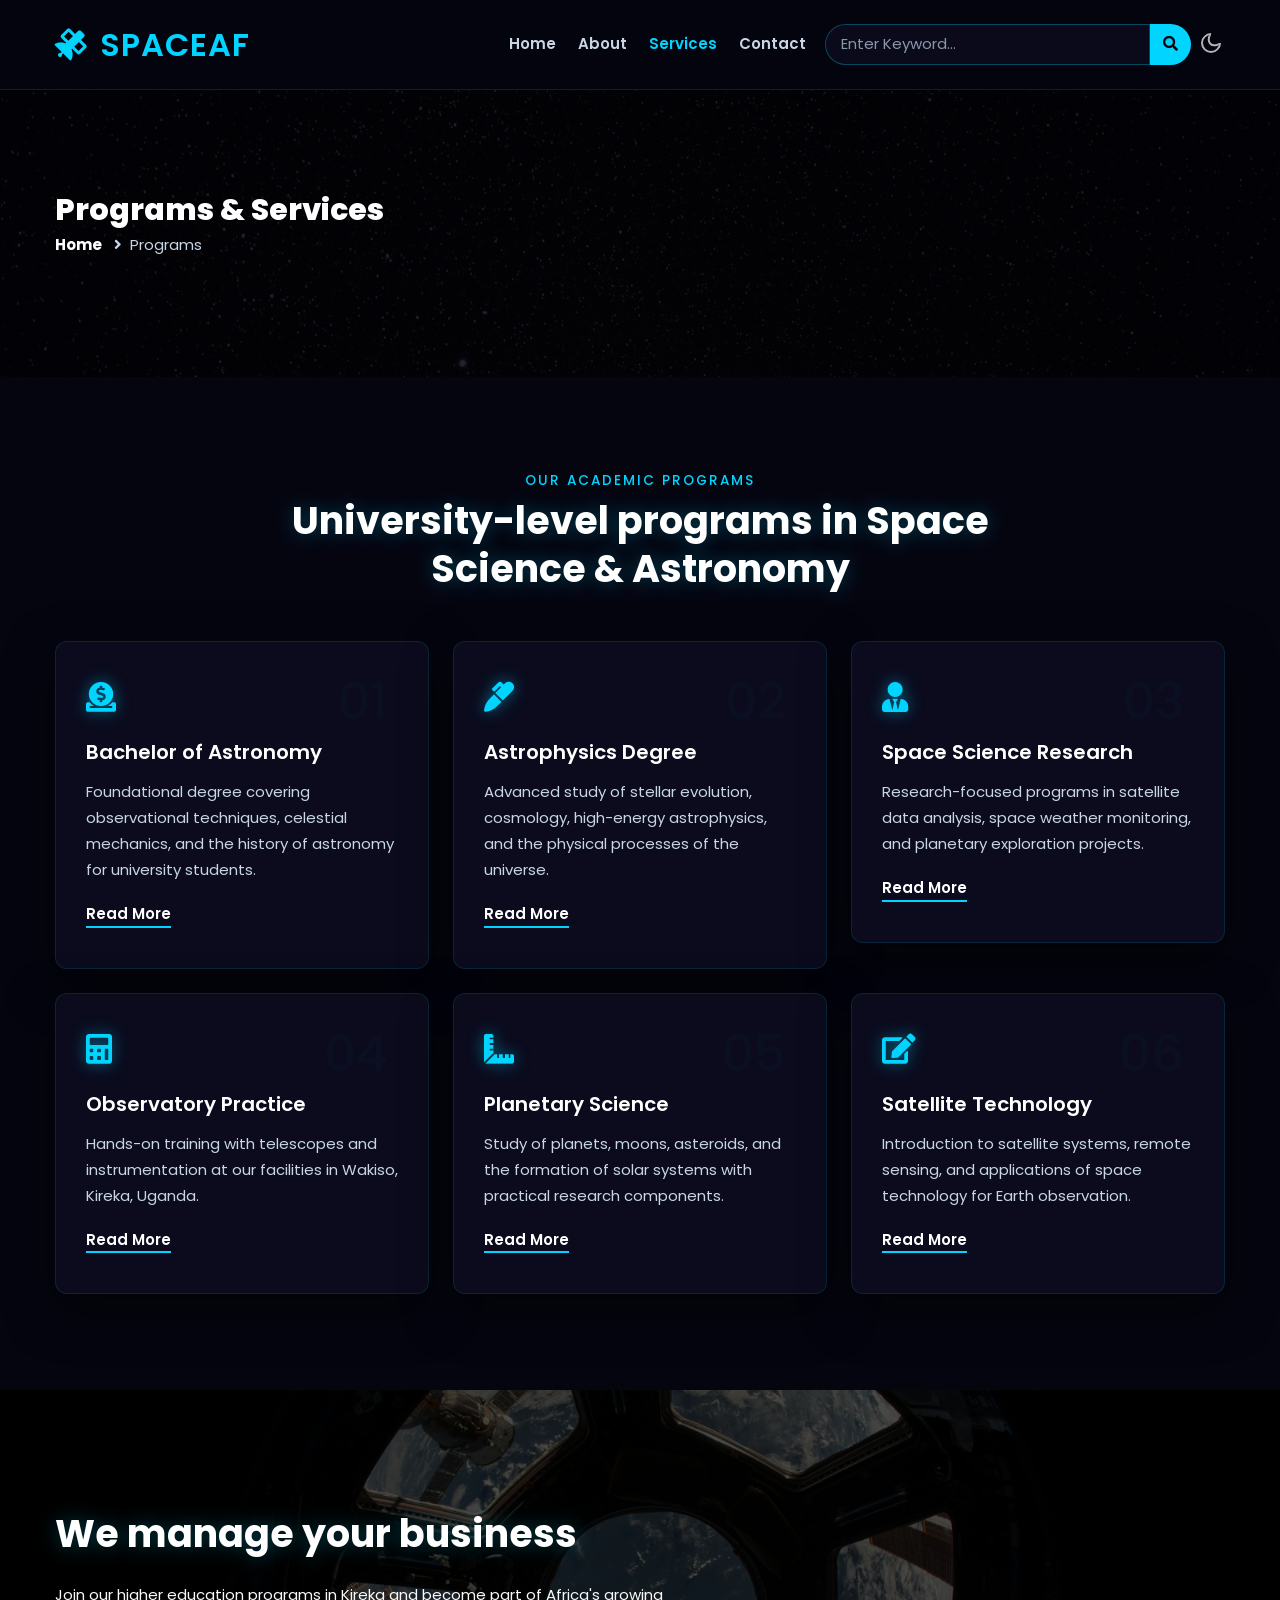
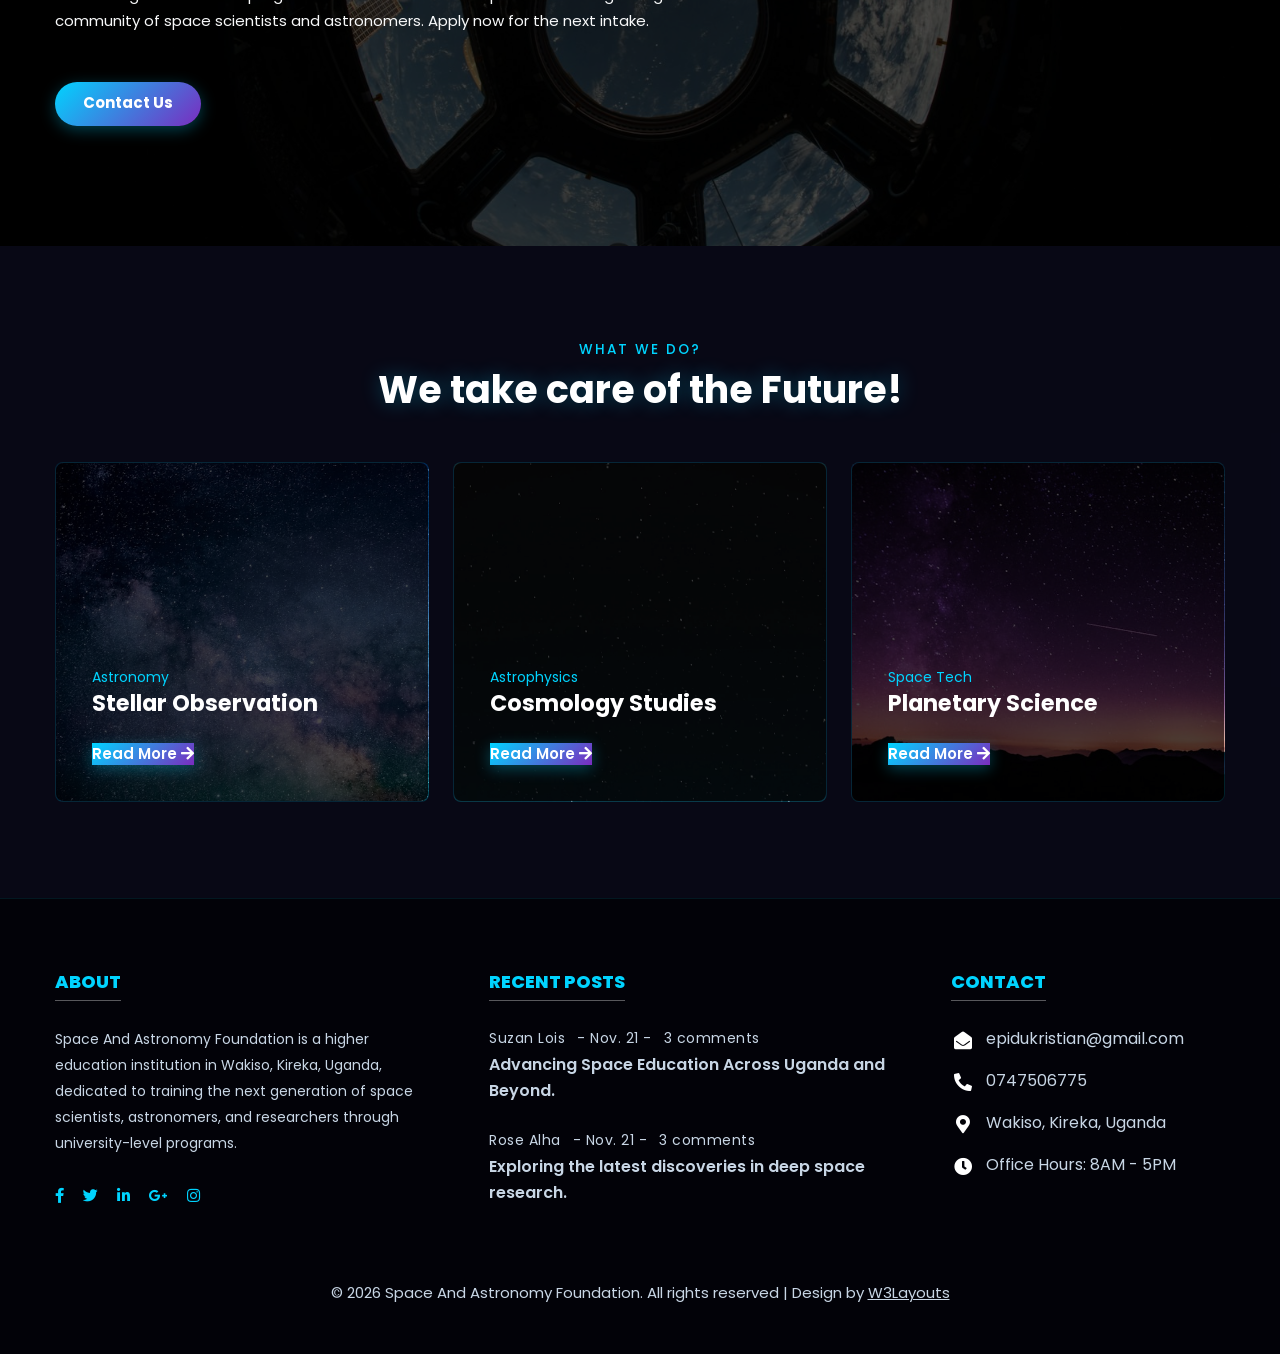
<file: services.html>
<!--
Author: W3layouts
Author URL: http://w3layouts.com
-->
<!doctype html>
<html lang="en" data-theme="dark">

<head>
    <!-- Required meta tags -->
    <meta charset="utf-8">
    <meta name="viewport" content="width=device-width, initial-scale=1">
    <meta name="description" content="Space And Astronomy Foundation - Higher education institution in Wakiso, Kireka, Uganda offering university programs in space science, astronomy and astrophysics.">
    <meta name="keywords" content="Space, Astronomy, University, Uganda, Kireka, Wakiso, Astrophysics, Higher Education">
    <meta name="author" content="Space And Astronomy Foundation">
    <title>Space And Astronomy Foundation - Programs &amp; Services</title>
    <!-- Google fonts -->
    <link href="//fonts.googleapis.com/css2?family=Poppins:wght@100;200;300;400;500;600;700;800;900&display=swap"
        rel="stylesheet">
    <!-- Template CSS Style link -->
    <link rel="icon" type="image/svg+xml" href="assets/images/favicon.svg">
    <link rel="stylesheet" href="assets/css/style-starter.css">
</head>

<body>
    <!-- header -->
    <header id="site-header" class="fixed-top">
        <div class="container">
            <nav class="navbar navbar-expand-lg navbar-light">
                <a class="navbar-brand" href="index.html">
                    <i class="fas fa-satellite"></i> SpaceAF
                </a>
                <button class="navbar-toggler collapsed" type="button" data-bs-toggle="collapse"
                    data-bs-target="#navbarScroll" aria-controls="navbarScroll" aria-expanded="false"
                    aria-label="Toggle navigation">
                    <span class="navbar-toggler-icon fa icon-expand fa-bars"></span>
                    <span class="navbar-toggler-icon fa icon-close fa-times"></span>
                </button>
                <div class="collapse navbar-collapse" id="navbarScroll">
                    <ul class="navbar-nav ms-auto my-2 my-lg-0 navbar-nav-scroll">
                        <li class="nav-item">
                            <a class="nav-link" aria-current="page" href="index.html">Home</a>
                        </li>
                        <li class="nav-item">
                            <a class="nav-link" href="about.html">About</a>
                        </li>
                        <li class="nav-item">
                            <a class="nav-link active" href="services.html">Services</a>
                        </li>
                        <li class="nav-item">
                            <a class="nav-link" href="contact.html">Contact</a>
                        </li>
                    </ul>
                    <form action="#search" method="GET" class="d-flex search-header ms-lg-2">
                        <input class="form-control" type="search" placeholder="Enter Keyword..." aria-label="Search"
                            required>
                        <button class="btn btn-style" type="submit"><i class="fas fa-search"></i></button>
                    </form>
                </div>
                <!-- toggle switch for light and dark theme -->
                <div class="cont-ser-position">
                    <nav class="navigation">
                        <div class="theme-switch-wrapper">
                            <label class="theme-switch" for="checkbox">
                                <input type="checkbox" id="checkbox">
                                <div class="mode-container">
                                    <i class="gg-sun"></i>
                                    <i class="gg-moon"></i>
                                </div>
                            </label>
                        </div>
                    </nav>
                </div>
                <!-- //toggle switch for light and dark theme -->
            </nav>
        </div>
    </header>
    <!-- //header -->

    <!-- inner banner -->
    <section class="inner-banner py-5">
        <div class="w3l-breadcrumb py-lg-5">
            <div class="container pt-5 pb-sm-4">
                <h4 class="inner-text-title font-weight-bold pt-sm-5 pt-4">Programs &amp; Services</h4>
                <ul class="breadcrumbs-custom-path">
                    <li><a href="index.html">Home</a></li>
                    <li class="active"><i class="fas fa-angle-right mx-2"></i>Programs</li>
                </ul>
            </div>
        </div>
    </section>
    <!-- //inner banner -->

    <!-- home page service grids -->
    <section class="home-services py-5" id="services">
        <div class="container py-lg-5 py-md-4 py-2">
            <div class="title-main text-center mx-auto mb-md-5 mb-4" style="max-width:700px;">
                <h5 class="small-title mb-2">Our Academic Programs</h5>
                <h3 class="title-style">University-level programs in Space Science & Astronomy</h3>
            </div>
            <div class="row justify-content-center">
                <div class="col-lg-4 col-md-6">
                    <div class="box-wrap">
                        <div class="icon">
                            <i class="fas fa-donate"></i>
                        </div>
                        <h4 class="number">01</h4>
                        <h4><a href="#url">Bachelor of Astronomy</a></h4>
                        <p>Foundational degree covering observational techniques, celestial mechanics, and the history of astronomy for university students.</p>
                        <a href="services.html" class="read">Read more</a>
                    </div>
                </div>
                <div class="col-lg-4 col-md-6 mt-md-0 mt-4">
                    <div class="box-wrap">
                        <div class="icon">
                            <i class="fas fa-marker"></i>
                        </div>
                        <h4 class="number">02</h4>
                        <h4><a href="#url">Astrophysics Degree</a></h4>
                        <p>Advanced study of stellar evolution, cosmology, high-energy astrophysics, and the physical processes of the universe.</p>
                        <a href="services.html" class="read">Read more</a>
                    </div>
                </div>
                <div class="col-lg-4 col-md-6 mt-lg-0 mt-4">
                    <div class="box-wrap">
                        <div class="icon">
                            <i class="fas fa-user-tie"></i>
                        </div>
                        <h4 class="number">03</h4>
                        <h4><a href="#url">Space Science Research</a></h4>
                        <p>Research-focused programs in satellite data analysis, space weather monitoring, and planetary exploration projects.</p>
                        <a href="services.html" class="read">Read more</a>
                    </div>
                </div>
                <div class="col-lg-4 col-md-6 mt-4">
                    <div class="box-wrap">
                        <div class="icon">
                            <i class="fas fa-calculator"></i>
                        </div>
                        <h4 class="number">04</h4>
                        <h4><a href="#url">Observatory Practice</a></h4>
                        <p>Hands-on training with telescopes and instrumentation at our facilities in Wakiso, Kireka, Uganda.</p>
                        <a href="services.html" class="read">Read more</a>
                    </div>
                </div>
                <div class="col-lg-4 col-md-6 mt-4">
                    <div class="box-wrap">
                        <div class="icon">
                            <i class="fas fa-ruler-combined"></i>
                        </div>
                        <h4 class="number">05</h4>
                        <h4><a href="#url">Planetary Science</a></h4>
                        <p>Study of planets, moons, asteroids, and the formation of solar systems with practical research components.</p>
                        <a href="services.html" class="read">Read more</a>
                    </div>
                </div>
                <div class="col-lg-4 col-md-6 mt-4">
                    <div class="box-wrap">
                        <div class="icon">
                            <i class="fas fa-edit"></i>
                        </div>
                        <h4 class="number">06</h4>
                        <h4><a href="#url">Satellite Technology</a></h4>
                        <p>Introduction to satellite systems, remote sensing, and applications of space technology for Earth observation.</p>
                        <a href="services.html" class="read">Read more</a>
                    </div>
                </div>
            </div>
        </div>
    </section>
    <!-- //home page service grids -->

    <!-- content block -->
    <section class="w3l-content1 py-5">
        <div class="container py-md-5 py-sm-4 py-2">
            <div class="row py-4">
                <div class="col-lg-7">
                    <h3 class="title-style text-white">We manage your business</span></h3>
                    <p class="mt-4 text-light">Join our higher education programs in Kireka and become part of Africa's growing community of space scientists and astronomers. Apply now for the next intake.</p>
                    <a href="contact.html" class="btn btn-style mt-md-5 mt-4">Contact Us</a>
                </div>
            </div>
        </div>
    </section>
    <!-- //content block -->

    <!-- 3grids with bg-image section -->
    <div class="w3l-homeblock3 py-5">
        <div class="container py-lg-5 py-md-4 py-2">
            <div class="title-main text-center mx-auto mb-md-5 mb-4" style="max-width:700px;">
                <h5 class="small-title mb-2">What we do?</h5>
                <h3 class="title-style">We take care of the Future!</h3>
            </div>
            <div class="row justify-content-center">
                <div class="col-lg-4 col-md-6">
                    <div class="top-pic1">
                        <div class="card-body blog-details">
                            <span class="meta-value">Astronomy</span>
                            <a href="#blog" class="blog-desc">Stellar Observation
                            </a>
                            <a href="#blog" class="btn btn-style-primary btn-style text-white mt-4">Read
                                More<i class="fas fa-arrow-right ms-1"></i></a>
                        </div>
                    </div>
                </div>
                <div class="col-lg-4 col-md-6 mt-md-0 mt-4">
                    <div class="top-pic2">
                        <div class="card-body blog-details">
                            <span class="meta-value">Astrophysics</span>
                            <a href="#blog" class="blog-desc">Cosmology Studies
                            </a>
                            <a href="#blog" class="btn btn-style-primary btn-style text-white mt-4">Read
                                More<i class="fas fa-arrow-right ms-1"></i></a>
                        </div>
                    </div>
                </div>
                <div class="col-lg-4 col-md-6 mt-lg-0 mt-4">
                    <div class="top-pic3">
                        <div class="card-body blog-details">
                            <span class="meta-value"> Space Tech </span>
                            <a href="#blog" class="blog-desc">Planetary Science
                            </a>
                            <a href="#blog" class="btn btn-style-primary btn-style text-white mt-4">Read
                                More<i class="fas fa-arrow-right ms-1"></i></a>
                        </div>
                    </div>
                </div>
            </div>
        </div>
    </div>
    <!-- //3grids with bg-image section -->

    <!-- footer -->
    <footer class="w3l-footer py-5">
        <div class="container pt-4">
            <div class="row">
                <div class="col-lg-4 sub-one-left">
                    <h6>About </h6>
                    <p>Space And Astronomy Foundation is a higher education institution in Wakiso, Kireka, Uganda, dedicated to training the next generation of space scientists, astronomers, and researchers through university-level programs.</p>
                    <ul class="social mt-4 pt-lg-1">
                        <li><a href="#facebook"><span class="fab fa-facebook-f"></span></a></li>
                        <li><a href="#twitter"><span class="fab fa-twitter"></span></a></li>
                        <li><a href="#linkedin"><span class="fab fa-linkedin-in"></span></a></li>
                        <li><a href="#google-plus"><span class="fab fa-google-plus-g"></span></a></li>
                        <li><a href="#instagram"><span class="fab fa-instagram"></span></a></li>
                    </ul>
                </div>
                <div class="col-lg-5 col-md-6 mt-lg-0 mt-5 px-lg-5 sub-two-right">
                    <h6>Recent Posts</h6>
                    <div class="footer-post">
                        <ul>
                            <li><a href="#post">Suzan Lois</a></li>
                            <li class="mx-2"><a href="#post">- Nov. 21 - </a></li>
                            <li><a href="#post">3 comments</a></li>
                        </ul>
                        <p class="post-footer"><a href="#post">Advancing Space Education Across Uganda and Beyond.</a></p>
                    </div>
                    <div class="footer-post mt-4">
                        <ul>
                            <li><a href="#post">Rose Alha</a></li>
                            <li class="mx-2"><a href="#post">- Nov. 21 - </a></li>
                            <li><a href="#post">3 comments</a></li>
                        </ul>
                        <p class="post-footer"><a href="#post">Exploring the latest discoveries in deep space research.</a>
                        </p>
                    </div>
                </div>
                <div class="col-lg-3 col-md-6 mt-lg-0 mt-5 sub-one-left">
                    <h6>Contact </h6>
                    <div class="column2">
                        <div class="href1"><span class="fas fa-envelope-open"></span><a
                                href="mailto:epidukristian@gmail.com">epidukristian@gmail.com</a>
                        </div>
                        <div class="href2 my-3"><span class="fas fa-phone-alt"></span><a
                                href="tel:0747506775">0747506775</a>
                        </div>
                        <div>
                            <p class="contact-para mb-3"><span class="fas fa-map-marker-alt"></span>Wakiso, Kireka, Uganda</p>
                        </div>
                        <div>
                            <p class="contact-para"><span class="fas fa-clock"></span>Office Hours: 8AM - 5PM</p>
                        </div>
                    </div>
                </div>
            </div>
            <div class="copyright-footer text-center mt-5 pt-sm-4 pt-2">
                <p>&copy; 2026 Space And Astronomy Foundation. All rights reserved | Design by <a href="https://w3layouts.com/">W3Layouts</a>
                </p>
            </div>
        </div>
    </footer>
    <!-- //footer -->

    <!-- Js scripts -->
    <!-- move top -->
    <button onclick="topFunction()" id="movetop" title="Go to top">
        <span class="fas fa-level-up-alt" aria-hidden="true"></span>
    </button>
    <script>
        // When the user scrolls down 20px from the top of the document, show the button
        window.onscroll = function () {
            scrollFunction()
        };

        function scrollFunction() {
            if (document.body.scrollTop > 20 || document.documentElement.scrollTop > 20) {
                document.getElementById("movetop").style.display = "block";
            } else {
                document.getElementById("movetop").style.display = "none";
            }
        }

        // When the user clicks on the button, scroll to the top of the document
        function topFunction() {
            document.body.scrollTop = 0;
            document.documentElement.scrollTop = 0;
        }
    </script>
    <!-- //move top -->

    <!-- common jquery plugin -->
    <script src="assets/js/jquery-3.3.1.min.js"></script>
    <!-- //common jquery plugin -->

    <!-- theme switch js (light and dark)-->
    <script src="assets/js/theme-change.js"></script>
    <!-- //theme switch js (light and dark)-->

    <!-- MENU-JS -->
    <script>
        $(window).on("scroll", function () {
            var scroll = $(window).scrollTop();

            if (scroll >= 80) {
                $("#site-header").addClass("nav-fixed");
            } else {
                $("#site-header").removeClass("nav-fixed");
            }
        });

        //Main navigation Active Class Add Remove
        $(".navbar-toggler").on("click", function () {
            $("header").toggleClass("active");
        });
        $(document).on("ready", function () {
            if ($(window).width() > 991) {
                $("header").removeClass("active");
            }
            $(window).on("resize", function () {
                if ($(window).width() > 991) {
                    $("header").removeClass("active");
                }
            });
        });
    </script>
    <!-- //MENU-JS -->

    <!-- disable body scroll which navbar is in active -->
    <script>
        $(function () {
            $('.navbar-toggler').click(function () {
                $('body').toggleClass('noscroll');
            })
        });
    </script>
    <!-- //disable body scroll which navbar is in active -->

    <!-- bootstrap -->
    <script src="assets/js/bootstrap.min.js"></script>
    <!-- //bootstrap -->
    <!-- //Js scripts -->
</body>

</html>
</file>
<file: assets/css/style-starter.css>
@charset "UTF-8";

/*--
Author: W3layouts
Author URL: http://w3layouts.com
--*/
/*!
 * Bootstrap v5.0.1 (https://getbootstrap.com/)
 * Copyright 2011-2021 The Bootstrap Authors
 * Copyright 2011-2021 Twitter, Inc.
 * Licensed under MIT (https://github.com/twbs/bootstrap/blob/main/LICENSE)
 */
:root {
  --bs-blue: #0d6efd;
  --bs-indigo: #6610f2;
  --bs-purple: #6f42c1;
  --bs-pink: #d63384;
  --bs-red: #dc3545;
  --bs-orange: #fd7e14;
  --bs-yellow: #ffc107;
  --bs-green: #198754;
  --bs-teal: #20c997;
  --bs-cyan: #0dcaf0;
  --bs-white: #fff;
  --bs-gray: #6c757d;
  --bs-gray-dark: #343a40;
  --bs-primary: #0d6efd;
  --bs-secondary: #6c757d;
  --bs-success: #198754;
  --bs-info: #0dcaf0;
  --bs-warning: #ffc107;
  --bs-danger: #dc3545;
  --bs-light: #f8f9fa;
  --bs-dark: #212529;
  --bs-font-sans-serif: system-ui, -apple-system, "Segoe UI", Roboto, "Helvetica Neue", Arial, "Noto Sans", "Liberation Sans", sans-serif, "Apple Color Emoji", "Segoe UI Emoji", "Segoe UI Symbol", "Noto Color Emoji";
  --bs-font-monospace: SFMono-Regular, Menlo, Monaco, Consolas, "Liberation Mono", "Courier New", monospace;
  --bs-gradient: linear-gradient(180deg, rgba(255, 255, 255, 0.15), rgba(255, 255, 255, 0));
}

*,
*::before,
*::after {
  box-sizing: border-box;
}

@media (prefers-reduced-motion: no-preference) {
  :root {
    scroll-behavior: smooth;
  }
}

body {
  margin: 0;
  font-family: var(--bs-font-sans-serif);
  font-size: 1rem;
  font-weight: 400;
  line-height: 1.5;
  color: #212529;
  background-color: #fff;
  -webkit-text-size-adjust: 100%;
  -webkit-tap-highlight-color: rgba(0, 0, 0, 0);
}

hr {
  margin: 1rem 0;
  color: inherit;
  background-color: currentColor;
  border: 0;
  opacity: 0.25;
}

hr:not([size]) {
  height: 1px;
}

h6,
.h6,
h5,
.h5,
h4,
.h4,
h3,
.h3,
h2,
.h2,
h1,
.h1 {
  margin-top: 0;
  margin-bottom: 0.5rem;
  font-weight: 500;
  line-height: 1.2;
}

h1,
.h1 {
  font-size: calc(1.375rem + 1.5vw);
}

@media (min-width: 1200px) {

  h1,
  .h1 {
    font-size: 2.5rem;
  }
}

h2,
.h2 {
  font-size: calc(1.325rem + 0.9vw);
}

@media (min-width: 1200px) {

  h2,
  .h2 {
    font-size: 2rem;
  }
}

h3,
.h3 {
  font-size: calc(1.3rem + 0.6vw);
}

@media (min-width: 1200px) {

  h3,
  .h3 {
    font-size: 1.75rem;
  }
}

h4,
.h4 {
  font-size: calc(1.275rem + 0.3vw);
}

@media (min-width: 1200px) {

  h4,
  .h4 {
    font-size: 1.5rem;
  }
}

h5,
.h5 {
  font-size: 1.25rem;
}

h6,
.h6 {
  font-size: 1rem;
}

p {
  margin-top: 0;
  margin-bottom: 1rem;
}

abbr[title],
abbr[data-bs-original-title] {
  -webkit-text-decoration: underline dotted;
  text-decoration: underline dotted;
  cursor: help;
  -webkit-text-decoration-skip-ink: none;
  text-decoration-skip-ink: none;
}

address {
  margin-bottom: 1rem;
  font-style: normal;
  line-height: inherit;
}

ol,
ul {
  padding-left: 2rem;
}

ol,
ul,
dl {
  margin-top: 0;
  margin-bottom: 1rem;
}

ol ol,
ul ul,
ol ul,
ul ol {
  margin-bottom: 0;
}

dt {
  font-weight: 700;
}

dd {
  margin-bottom: 0.5rem;
  margin-left: 0;
}

blockquote {
  margin: 0 0 1rem;
}

b,
strong {
  font-weight: bolder;
}

small,
.small {
  font-size: 0.875em;
}

mark,
.mark {
  padding: 0.2em;
  background-color: #fcf8e3;
}

sub,
sup {
  position: relative;
  font-size: 0.75em;
  line-height: 0;
  vertical-align: baseline;
}

sub {
  bottom: -0.25em;
}

sup {
  top: -0.5em;
}

a {
  color: #0d6efd;
  text-decoration: underline;
}

a:hover {
  color: #0a58ca;
}

a:not([href]):not([class]),
a:not([href]):not([class]):hover {
  color: inherit;
  text-decoration: none;
}

pre,
code,
kbd,
samp {
  font-family: var(--bs-font-monospace);
  font-size: 1em;
  direction: ltr;
  /* rtl:ignore */
  unicode-bidi: bidi-override;
}

pre {
  display: block;
  margin-top: 0;
  margin-bottom: 1rem;
  overflow: auto;
  font-size: 0.875em;
}

pre code {
  font-size: inherit;
  color: inherit;
  word-break: normal;
}

code {
  font-size: 0.875em;
  color: #d63384;
  word-wrap: break-word;
}

a>code {
  color: inherit;
}

kbd {
  padding: 0.2rem 0.4rem;
  font-size: 0.875em;
  color: #fff;
  background-color: #212529;
  border-radius: 0.2rem;
}

kbd kbd {
  padding: 0;
  font-size: 1em;
  font-weight: 700;
}

figure {
  margin: 0 0 1rem;
}

img,
svg {
  vertical-align: middle;
}

table {
  caption-side: bottom;
  border-collapse: collapse;
}

caption {
  padding-top: 0.5rem;
  padding-bottom: 0.5rem;
  color: #6c757d;
  text-align: left;
}

th {
  text-align: inherit;
  text-align: -webkit-match-parent;
}

thead,
tbody,
tfoot,
tr,
td,
th {
  border-color: inherit;
  border-style: solid;
  border-width: 0;
}

label {
  display: inline-block;
}

button {
  border-radius: 0;
}

button:focus:not(:focus-visible) {
  outline: 0;
}

input,
button,
select,
optgroup,
textarea {
  margin: 0;
  font-family: inherit;
  font-size: inherit;
  line-height: inherit;
}

button,
select {
  text-transform: none;
}

[role=button] {
  cursor: pointer;
}

select {
  word-wrap: normal;
}

select:disabled {
  opacity: 1;
}

[list]::-webkit-calendar-picker-indicator {
  display: none;
}

button,
[type=button],
[type=reset],
[type=submit] {
  -webkit-appearance: button;
}

button:not(:disabled),
[type=button]:not(:disabled),
[type=reset]:not(:disabled),
[type=submit]:not(:disabled) {
  cursor: pointer;
}

::-moz-focus-inner {
  padding: 0;
  border-style: none;
}

textarea {
  resize: vertical;
}

fieldset {
  min-width: 0;
  padding: 0;
  margin: 0;
  border: 0;
}

legend {
  float: left;
  width: 100%;
  padding: 0;
  margin-bottom: 0.5rem;
  font-size: calc(1.275rem + 0.3vw);
  line-height: inherit;
}

@media (min-width: 1200px) {
  legend {
    font-size: 1.5rem;
  }
}

legend+* {
  clear: left;
}

::-webkit-datetime-edit-fields-wrapper,
::-webkit-datetime-edit-text,
::-webkit-datetime-edit-minute,
::-webkit-datetime-edit-hour-field,
::-webkit-datetime-edit-day-field,
::-webkit-datetime-edit-month-field,
::-webkit-datetime-edit-year-field {
  padding: 0;
}

::-webkit-inner-spin-button {
  height: auto;
}

[type=search] {
  outline-offset: -2px;
  -webkit-appearance: textfield;
}

/* rtl:raw:
[type="tel"],
[type="url"],
[type="email"],
[type="number"] {
  direction: ltr;
}
*/
::-webkit-search-decoration {
  -webkit-appearance: none;
}

::-webkit-color-swatch-wrapper {
  padding: 0;
}

::file-selector-button {
  font: inherit;
}

::-webkit-file-upload-button {
  font: inherit;
  -webkit-appearance: button;
}

output {
  display: inline-block;
}

iframe {
  border: 0;
}

summary {
  display: list-item;
  cursor: pointer;
}

progress {
  vertical-align: baseline;
}

[hidden] {
  display: none !important;
}

.lead {
  font-size: 1.25rem;
  font-weight: 300;
}

.display-1 {
  font-size: calc(1.625rem + 4.5vw);
  font-weight: 300;
  line-height: 1.2;
}

@media (min-width: 1200px) {
  .display-1 {
    font-size: 5rem;
  }
}

.display-2 {
  font-size: calc(1.575rem + 3.9vw);
  font-weight: 300;
  line-height: 1.2;
}

@media (min-width: 1200px) {
  .display-2 {
    font-size: 4.5rem;
  }
}

.display-3 {
  font-size: calc(1.525rem + 3.3vw);
  font-weight: 300;
  line-height: 1.2;
}

@media (min-width: 1200px) {
  .display-3 {
    font-size: 4rem;
  }
}

.display-4 {
  font-size: calc(1.475rem + 2.7vw);
  font-weight: 300;
  line-height: 1.2;
}

@media (min-width: 1200px) {
  .display-4 {
    font-size: 3.5rem;
  }
}

.display-5 {
  font-size: calc(1.425rem + 2.1vw);
  font-weight: 300;
  line-height: 1.2;
}

@media (min-width: 1200px) {
  .display-5 {
    font-size: 3rem;
  }
}

.display-6 {
  font-size: calc(1.375rem + 1.5vw);
  font-weight: 300;
  line-height: 1.2;
}

@media (min-width: 1200px) {
  .display-6 {
    font-size: 2.5rem;
  }
}

.list-unstyled {
  padding-left: 0;
  list-style: none;
}

.list-inline {
  padding-left: 0;
  list-style: none;
}

.list-inline-item {
  display: inline-block;
}

.list-inline-item:not(:last-child) {
  margin-right: 0.5rem;
}

.initialism {
  font-size: 0.875em;
  text-transform: uppercase;
}

.blockquote {
  margin-bottom: 1rem;
  font-size: 1.25rem;
}

.blockquote> :last-child {
  margin-bottom: 0;
}

.blockquote-footer {
  margin-top: -1rem;
  margin-bottom: 1rem;
  font-size: 0.875em;
  color: #6c757d;
}

.blockquote-footer::before {
  content: "— ";
}

.img-fluid {
  max-width: 100%;
  height: auto;
}

.img-thumbnail {
  padding: 0.25rem;
  background-color: #fff;
  border: 1px solid #dee2e6;
  border-radius: 0.25rem;
  max-width: 100%;
  height: auto;
}

.figure {
  display: inline-block;
}

.figure-img {
  margin-bottom: 0.5rem;
  line-height: 1;
}

.figure-caption {
  font-size: 0.875em;
  color: #6c757d;
}

.container,
.container-fluid,
.container-xxl,
.container-xl,
.container-lg,
.container-md,
.container-sm {
  width: 100%;
  padding-right: var(--bs-gutter-x, 0.75rem);
  padding-left: var(--bs-gutter-x, 0.75rem);
  margin-right: auto;
  margin-left: auto;
}

@media (min-width: 576px) {

  .container-sm,
  .container {
    max-width: 540px;
  }
}

@media (min-width: 768px) {

  .container-md,
  .container-sm,
  .container {
    max-width: 720px;
  }
}

@media (min-width: 992px) {

  .container-lg,
  .container-md,
  .container-sm,
  .container {
    max-width: 960px;
  }
}

@media (min-width: 1200px) {

  .container-xl,
  .container-lg,
  .container-md,
  .container-sm,
  .container {
    max-width: 1140px;
  }
}

@media (min-width: 1400px) {

  .container-xxl,
  .container-xl,
  .container-lg,
  .container-md,
  .container-sm,
  .container {
    max-width: 1320px;
  }
}

.row {
  --bs-gutter-x: 1.5rem;
  --bs-gutter-y: 0;
  display: flex;
  flex-wrap: wrap;
  margin-top: calc(var(--bs-gutter-y) * -1);
  margin-right: calc(var(--bs-gutter-x) / -2);
  margin-left: calc(var(--bs-gutter-x) / -2);
}

.row>* {
  flex-shrink: 0;
  width: 100%;
  max-width: 100%;
  padding-right: calc(var(--bs-gutter-x) / 2);
  padding-left: calc(var(--bs-gutter-x) / 2);
  margin-top: var(--bs-gutter-y);
}

.col {
  flex: 1 0 0%;
}

.row-cols-auto>* {
  flex: 0 0 auto;
  width: auto;
}

.row-cols-1>* {
  flex: 0 0 auto;
  width: 100%;
}

.row-cols-2>* {
  flex: 0 0 auto;
  width: 50%;
}

.row-cols-3>* {
  flex: 0 0 auto;
  width: 33.3333333333%;
}

.row-cols-4>* {
  flex: 0 0 auto;
  width: 25%;
}

.row-cols-5>* {
  flex: 0 0 auto;
  width: 20%;
}

.row-cols-6>* {
  flex: 0 0 auto;
  width: 16.6666666667%;
}

.col-auto {
  flex: 0 0 auto;
  width: auto;
}

.col-1 {
  flex: 0 0 auto;
  width: 8.3333333333%;
}

.col-2 {
  flex: 0 0 auto;
  width: 16.6666666667%;
}

.col-3 {
  flex: 0 0 auto;
  width: 25%;
}

.col-4 {
  flex: 0 0 auto;
  width: 33.3333333333%;
}

.col-5 {
  flex: 0 0 auto;
  width: 41.6666666667%;
}

.col-6 {
  flex: 0 0 auto;
  width: 50%;
}

.col-7 {
  flex: 0 0 auto;
  width: 58.3333333333%;
}

.col-8 {
  flex: 0 0 auto;
  width: 66.6666666667%;
}

.col-9 {
  flex: 0 0 auto;
  width: 75%;
}

.col-10 {
  flex: 0 0 auto;
  width: 83.3333333333%;
}

.col-11 {
  flex: 0 0 auto;
  width: 91.6666666667%;
}

.col-12 {
  flex: 0 0 auto;
  width: 100%;
}

.offset-1 {
  margin-left: 8.3333333333%;
}

.offset-2 {
  margin-left: 16.6666666667%;
}

.offset-3 {
  margin-left: 25%;
}

.offset-4 {
  margin-left: 33.3333333333%;
}

.offset-5 {
  margin-left: 41.6666666667%;
}

.offset-6 {
  margin-left: 50%;
}

.offset-7 {
  margin-left: 58.3333333333%;
}

.offset-8 {
  margin-left: 66.6666666667%;
}

.offset-9 {
  margin-left: 75%;
}

.offset-10 {
  margin-left: 83.3333333333%;
}

.offset-11 {
  margin-left: 91.6666666667%;
}

.g-0,
.gx-0 {
  --bs-gutter-x: 0;
}

.g-0,
.gy-0 {
  --bs-gutter-y: 0;
}

.g-1,
.gx-1 {
  --bs-gutter-x: 0.25rem;
}

.g-1,
.gy-1 {
  --bs-gutter-y: 0.25rem;
}

.g-2,
.gx-2 {
  --bs-gutter-x: 0.5rem;
}

.g-2,
.gy-2 {
  --bs-gutter-y: 0.5rem;
}

.g-3,
.gx-3 {
  --bs-gutter-x: 1rem;
}

.g-3,
.gy-3 {
  --bs-gutter-y: 1rem;
}

.g-4,
.gx-4 {
  --bs-gutter-x: 1.5rem;
}

.g-4,
.gy-4 {
  --bs-gutter-y: 1.5rem;
}

.g-5,
.gx-5 {
  --bs-gutter-x: 3rem;
}

.g-5,
.gy-5 {
  --bs-gutter-y: 3rem;
}

@media (min-width: 576px) {
  .col-sm {
    flex: 1 0 0%;
  }

  .row-cols-sm-auto>* {
    flex: 0 0 auto;
    width: auto;
  }

  .row-cols-sm-1>* {
    flex: 0 0 auto;
    width: 100%;
  }

  .row-cols-sm-2>* {
    flex: 0 0 auto;
    width: 50%;
  }

  .row-cols-sm-3>* {
    flex: 0 0 auto;
    width: 33.3333333333%;
  }

  .row-cols-sm-4>* {
    flex: 0 0 auto;
    width: 25%;
  }

  .row-cols-sm-5>* {
    flex: 0 0 auto;
    width: 20%;
  }

  .row-cols-sm-6>* {
    flex: 0 0 auto;
    width: 16.6666666667%;
  }

  .col-sm-auto {
    flex: 0 0 auto;
    width: auto;
  }

  .col-sm-1 {
    flex: 0 0 auto;
    width: 8.3333333333%;
  }

  .col-sm-2 {
    flex: 0 0 auto;
    width: 16.6666666667%;
  }

  .col-sm-3 {
    flex: 0 0 auto;
    width: 25%;
  }

  .col-sm-4 {
    flex: 0 0 auto;
    width: 33.3333333333%;
  }

  .col-sm-5 {
    flex: 0 0 auto;
    width: 41.6666666667%;
  }

  .col-sm-6 {
    flex: 0 0 auto;
    width: 50%;
  }

  .col-sm-7 {
    flex: 0 0 auto;
    width: 58.3333333333%;
  }

  .col-sm-8 {
    flex: 0 0 auto;
    width: 66.6666666667%;
  }

  .col-sm-9 {
    flex: 0 0 auto;
    width: 75%;
  }

  .col-sm-10 {
    flex: 0 0 auto;
    width: 83.3333333333%;
  }

  .col-sm-11 {
    flex: 0 0 auto;
    width: 91.6666666667%;
  }

  .col-sm-12 {
    flex: 0 0 auto;
    width: 100%;
  }

  .offset-sm-0 {
    margin-left: 0;
  }

  .offset-sm-1 {
    margin-left: 8.3333333333%;
  }

  .offset-sm-2 {
    margin-left: 16.6666666667%;
  }

  .offset-sm-3 {
    margin-left: 25%;
  }

  .offset-sm-4 {
    margin-left: 33.3333333333%;
  }

  .offset-sm-5 {
    margin-left: 41.6666666667%;
  }

  .offset-sm-6 {
    margin-left: 50%;
  }

  .offset-sm-7 {
    margin-left: 58.3333333333%;
  }

  .offset-sm-8 {
    margin-left: 66.6666666667%;
  }

  .offset-sm-9 {
    margin-left: 75%;
  }

  .offset-sm-10 {
    margin-left: 83.3333333333%;
  }

  .offset-sm-11 {
    margin-left: 91.6666666667%;
  }

  .g-sm-0,
  .gx-sm-0 {
    --bs-gutter-x: 0;
  }

  .g-sm-0,
  .gy-sm-0 {
    --bs-gutter-y: 0;
  }

  .g-sm-1,
  .gx-sm-1 {
    --bs-gutter-x: 0.25rem;
  }

  .g-sm-1,
  .gy-sm-1 {
    --bs-gutter-y: 0.25rem;
  }

  .g-sm-2,
  .gx-sm-2 {
    --bs-gutter-x: 0.5rem;
  }

  .g-sm-2,
  .gy-sm-2 {
    --bs-gutter-y: 0.5rem;
  }

  .g-sm-3,
  .gx-sm-3 {
    --bs-gutter-x: 1rem;
  }

  .g-sm-3,
  .gy-sm-3 {
    --bs-gutter-y: 1rem;
  }

  .g-sm-4,
  .gx-sm-4 {
    --bs-gutter-x: 1.5rem;
  }

  .g-sm-4,
  .gy-sm-4 {
    --bs-gutter-y: 1.5rem;
  }

  .g-sm-5,
  .gx-sm-5 {
    --bs-gutter-x: 3rem;
  }

  .g-sm-5,
  .gy-sm-5 {
    --bs-gutter-y: 3rem;
  }
}

@media (min-width: 768px) {
  .col-md {
    flex: 1 0 0%;
  }

  .row-cols-md-auto>* {
    flex: 0 0 auto;
    width: auto;
  }

  .row-cols-md-1>* {
    flex: 0 0 auto;
    width: 100%;
  }

  .row-cols-md-2>* {
    flex: 0 0 auto;
    width: 50%;
  }

  .row-cols-md-3>* {
    flex: 0 0 auto;
    width: 33.3333333333%;
  }

  .row-cols-md-4>* {
    flex: 0 0 auto;
    width: 25%;
  }

  .row-cols-md-5>* {
    flex: 0 0 auto;
    width: 20%;
  }

  .row-cols-md-6>* {
    flex: 0 0 auto;
    width: 16.6666666667%;
  }

  .col-md-auto {
    flex: 0 0 auto;
    width: auto;
  }

  .col-md-1 {
    flex: 0 0 auto;
    width: 8.3333333333%;
  }

  .col-md-2 {
    flex: 0 0 auto;
    width: 16.6666666667%;
  }

  .col-md-3 {
    flex: 0 0 auto;
    width: 25%;
  }

  .col-md-4 {
    flex: 0 0 auto;
    width: 33.3333333333%;
  }

  .col-md-5 {
    flex: 0 0 auto;
    width: 41.6666666667%;
  }

  .col-md-6 {
    flex: 0 0 auto;
    width: 50%;
  }

  .col-md-7 {
    flex: 0 0 auto;
    width: 58.3333333333%;
  }

  .col-md-8 {
    flex: 0 0 auto;
    width: 66.6666666667%;
  }

  .col-md-9 {
    flex: 0 0 auto;
    width: 75%;
  }

  .col-md-10 {
    flex: 0 0 auto;
    width: 83.3333333333%;
  }

  .col-md-11 {
    flex: 0 0 auto;
    width: 91.6666666667%;
  }

  .col-md-12 {
    flex: 0 0 auto;
    width: 100%;
  }

  .offset-md-0 {
    margin-left: 0;
  }

  .offset-md-1 {
    margin-left: 8.3333333333%;
  }

  .offset-md-2 {
    margin-left: 16.6666666667%;
  }

  .offset-md-3 {
    margin-left: 25%;
  }

  .offset-md-4 {
    margin-left: 33.3333333333%;
  }

  .offset-md-5 {
    margin-left: 41.6666666667%;
  }

  .offset-md-6 {
    margin-left: 50%;
  }

  .offset-md-7 {
    margin-left: 58.3333333333%;
  }

  .offset-md-8 {
    margin-left: 66.6666666667%;
  }

  .offset-md-9 {
    margin-left: 75%;
  }

  .offset-md-10 {
    margin-left: 83.3333333333%;
  }

  .offset-md-11 {
    margin-left: 91.6666666667%;
  }

  .g-md-0,
  .gx-md-0 {
    --bs-gutter-x: 0;
  }

  .g-md-0,
  .gy-md-0 {
    --bs-gutter-y: 0;
  }

  .g-md-1,
  .gx-md-1 {
    --bs-gutter-x: 0.25rem;
  }

  .g-md-1,
  .gy-md-1 {
    --bs-gutter-y: 0.25rem;
  }

  .g-md-2,
  .gx-md-2 {
    --bs-gutter-x: 0.5rem;
  }

  .g-md-2,
  .gy-md-2 {
    --bs-gutter-y: 0.5rem;
  }

  .g-md-3,
  .gx-md-3 {
    --bs-gutter-x: 1rem;
  }

  .g-md-3,
  .gy-md-3 {
    --bs-gutter-y: 1rem;
  }

  .g-md-4,
  .gx-md-4 {
    --bs-gutter-x: 1.5rem;
  }

  .g-md-4,
  .gy-md-4 {
    --bs-gutter-y: 1.5rem;
  }

  .g-md-5,
  .gx-md-5 {
    --bs-gutter-x: 3rem;
  }

  .g-md-5,
  .gy-md-5 {
    --bs-gutter-y: 3rem;
  }
}

@media (min-width: 992px) {
  .col-lg {
    flex: 1 0 0%;
  }

  .row-cols-lg-auto>* {
    flex: 0 0 auto;
    width: auto;
  }

  .row-cols-lg-1>* {
    flex: 0 0 auto;
    width: 100%;
  }

  .row-cols-lg-2>* {
    flex: 0 0 auto;
    width: 50%;
  }

  .row-cols-lg-3>* {
    flex: 0 0 auto;
    width: 33.3333333333%;
  }

  .row-cols-lg-4>* {
    flex: 0 0 auto;
    width: 25%;
  }

  .row-cols-lg-5>* {
    flex: 0 0 auto;
    width: 20%;
  }

  .row-cols-lg-6>* {
    flex: 0 0 auto;
    width: 16.6666666667%;
  }

  .col-lg-auto {
    flex: 0 0 auto;
    width: auto;
  }

  .col-lg-1 {
    flex: 0 0 auto;
    width: 8.3333333333%;
  }

  .col-lg-2 {
    flex: 0 0 auto;
    width: 16.6666666667%;
  }

  .col-lg-3 {
    flex: 0 0 auto;
    width: 25%;
  }

  .col-lg-4 {
    flex: 0 0 auto;
    width: 33.3333333333%;
  }

  .col-lg-5 {
    flex: 0 0 auto;
    width: 41.6666666667%;
  }

  .col-lg-6 {
    flex: 0 0 auto;
    width: 50%;
  }

  .col-lg-7 {
    flex: 0 0 auto;
    width: 58.3333333333%;
  }

  .col-lg-8 {
    flex: 0 0 auto;
    width: 66.6666666667%;
  }

  .col-lg-9 {
    flex: 0 0 auto;
    width: 75%;
  }

  .col-lg-10 {
    flex: 0 0 auto;
    width: 83.3333333333%;
  }

  .col-lg-11 {
    flex: 0 0 auto;
    width: 91.6666666667%;
  }

  .col-lg-12 {
    flex: 0 0 auto;
    width: 100%;
  }

  .offset-lg-0 {
    margin-left: 0;
  }

  .offset-lg-1 {
    margin-left: 8.3333333333%;
  }

  .offset-lg-2 {
    margin-left: 16.6666666667%;
  }

  .offset-lg-3 {
    margin-left: 25%;
  }

  .offset-lg-4 {
    margin-left: 33.3333333333%;
  }

  .offset-lg-5 {
    margin-left: 41.6666666667%;
  }

  .offset-lg-6 {
    margin-left: 50%;
  }

  .offset-lg-7 {
    margin-left: 58.3333333333%;
  }

  .offset-lg-8 {
    margin-left: 66.6666666667%;
  }

  .offset-lg-9 {
    margin-left: 75%;
  }

  .offset-lg-10 {
    margin-left: 83.3333333333%;
  }

  .offset-lg-11 {
    margin-left: 91.6666666667%;
  }

  .g-lg-0,
  .gx-lg-0 {
    --bs-gutter-x: 0;
  }

  .g-lg-0,
  .gy-lg-0 {
    --bs-gutter-y: 0;
  }

  .g-lg-1,
  .gx-lg-1 {
    --bs-gutter-x: 0.25rem;
  }

  .g-lg-1,
  .gy-lg-1 {
    --bs-gutter-y: 0.25rem;
  }

  .g-lg-2,
  .gx-lg-2 {
    --bs-gutter-x: 0.5rem;
  }

  .g-lg-2,
  .gy-lg-2 {
    --bs-gutter-y: 0.5rem;
  }

  .g-lg-3,
  .gx-lg-3 {
    --bs-gutter-x: 1rem;
  }

  .g-lg-3,
  .gy-lg-3 {
    --bs-gutter-y: 1rem;
  }

  .g-lg-4,
  .gx-lg-4 {
    --bs-gutter-x: 1.5rem;
  }

  .g-lg-4,
  .gy-lg-4 {
    --bs-gutter-y: 1.5rem;
  }

  .g-lg-5,
  .gx-lg-5 {
    --bs-gutter-x: 3rem;
  }

  .g-lg-5,
  .gy-lg-5 {
    --bs-gutter-y: 3rem;
  }
}

@media (min-width: 1200px) {
  .col-xl {
    flex: 1 0 0%;
  }

  .row-cols-xl-auto>* {
    flex: 0 0 auto;
    width: auto;
  }

  .row-cols-xl-1>* {
    flex: 0 0 auto;
    width: 100%;
  }

  .row-cols-xl-2>* {
    flex: 0 0 auto;
    width: 50%;
  }

  .row-cols-xl-3>* {
    flex: 0 0 auto;
    width: 33.3333333333%;
  }

  .row-cols-xl-4>* {
    flex: 0 0 auto;
    width: 25%;
  }

  .row-cols-xl-5>* {
    flex: 0 0 auto;
    width: 20%;
  }

  .row-cols-xl-6>* {
    flex: 0 0 auto;
    width: 16.6666666667%;
  }

  .col-xl-auto {
    flex: 0 0 auto;
    width: auto;
  }

  .col-xl-1 {
    flex: 0 0 auto;
    width: 8.3333333333%;
  }

  .col-xl-2 {
    flex: 0 0 auto;
    width: 16.6666666667%;
  }

  .col-xl-3 {
    flex: 0 0 auto;
    width: 25%;
  }

  .col-xl-4 {
    flex: 0 0 auto;
    width: 33.3333333333%;
  }

  .col-xl-5 {
    flex: 0 0 auto;
    width: 41.6666666667%;
  }

  .col-xl-6 {
    flex: 0 0 auto;
    width: 50%;
  }

  .col-xl-7 {
    flex: 0 0 auto;
    width: 58.3333333333%;
  }

  .col-xl-8 {
    flex: 0 0 auto;
    width: 66.6666666667%;
  }

  .col-xl-9 {
    flex: 0 0 auto;
    width: 75%;
  }

  .col-xl-10 {
    flex: 0 0 auto;
    width: 83.3333333333%;
  }

  .col-xl-11 {
    flex: 0 0 auto;
    width: 91.6666666667%;
  }

  .col-xl-12 {
    flex: 0 0 auto;
    width: 100%;
  }

  .offset-xl-0 {
    margin-left: 0;
  }

  .offset-xl-1 {
    margin-left: 8.3333333333%;
  }

  .offset-xl-2 {
    margin-left: 16.6666666667%;
  }

  .offset-xl-3 {
    margin-left: 25%;
  }

  .offset-xl-4 {
    margin-left: 33.3333333333%;
  }

  .offset-xl-5 {
    margin-left: 41.6666666667%;
  }

  .offset-xl-6 {
    margin-left: 50%;
  }

  .offset-xl-7 {
    margin-left: 58.3333333333%;
  }

  .offset-xl-8 {
    margin-left: 66.6666666667%;
  }

  .offset-xl-9 {
    margin-left: 75%;
  }

  .offset-xl-10 {
    margin-left: 83.3333333333%;
  }

  .offset-xl-11 {
    margin-left: 91.6666666667%;
  }

  .g-xl-0,
  .gx-xl-0 {
    --bs-gutter-x: 0;
  }

  .g-xl-0,
  .gy-xl-0 {
    --bs-gutter-y: 0;
  }

  .g-xl-1,
  .gx-xl-1 {
    --bs-gutter-x: 0.25rem;
  }

  .g-xl-1,
  .gy-xl-1 {
    --bs-gutter-y: 0.25rem;
  }

  .g-xl-2,
  .gx-xl-2 {
    --bs-gutter-x: 0.5rem;
  }

  .g-xl-2,
  .gy-xl-2 {
    --bs-gutter-y: 0.5rem;
  }

  .g-xl-3,
  .gx-xl-3 {
    --bs-gutter-x: 1rem;
  }

  .g-xl-3,
  .gy-xl-3 {
    --bs-gutter-y: 1rem;
  }

  .g-xl-4,
  .gx-xl-4 {
    --bs-gutter-x: 1.5rem;
  }

  .g-xl-4,
  .gy-xl-4 {
    --bs-gutter-y: 1.5rem;
  }

  .g-xl-5,
  .gx-xl-5 {
    --bs-gutter-x: 3rem;
  }

  .g-xl-5,
  .gy-xl-5 {
    --bs-gutter-y: 3rem;
  }
}

@media (min-width: 1400px) {
  .col-xxl {
    flex: 1 0 0%;
  }

  .row-cols-xxl-auto>* {
    flex: 0 0 auto;
    width: auto;
  }

  .row-cols-xxl-1>* {
    flex: 0 0 auto;
    width: 100%;
  }

  .row-cols-xxl-2>* {
    flex: 0 0 auto;
    width: 50%;
  }

  .row-cols-xxl-3>* {
    flex: 0 0 auto;
    width: 33.3333333333%;
  }

  .row-cols-xxl-4>* {
    flex: 0 0 auto;
    width: 25%;
  }

  .row-cols-xxl-5>* {
    flex: 0 0 auto;
    width: 20%;
  }

  .row-cols-xxl-6>* {
    flex: 0 0 auto;
    width: 16.6666666667%;
  }

  .col-xxl-auto {
    flex: 0 0 auto;
    width: auto;
  }

  .col-xxl-1 {
    flex: 0 0 auto;
    width: 8.3333333333%;
  }

  .col-xxl-2 {
    flex: 0 0 auto;
    width: 16.6666666667%;
  }

  .col-xxl-3 {
    flex: 0 0 auto;
    width: 25%;
  }

  .col-xxl-4 {
    flex: 0 0 auto;
    width: 33.3333333333%;
  }

  .col-xxl-5 {
    flex: 0 0 auto;
    width: 41.6666666667%;
  }

  .col-xxl-6 {
    flex: 0 0 auto;
    width: 50%;
  }

  .col-xxl-7 {
    flex: 0 0 auto;
    width: 58.3333333333%;
  }

  .col-xxl-8 {
    flex: 0 0 auto;
    width: 66.6666666667%;
  }

  .col-xxl-9 {
    flex: 0 0 auto;
    width: 75%;
  }

  .col-xxl-10 {
    flex: 0 0 auto;
    width: 83.3333333333%;
  }

  .col-xxl-11 {
    flex: 0 0 auto;
    width: 91.6666666667%;
  }

  .col-xxl-12 {
    flex: 0 0 auto;
    width: 100%;
  }

  .offset-xxl-0 {
    margin-left: 0;
  }

  .offset-xxl-1 {
    margin-left: 8.3333333333%;
  }

  .offset-xxl-2 {
    margin-left: 16.6666666667%;
  }

  .offset-xxl-3 {
    margin-left: 25%;
  }

  .offset-xxl-4 {
    margin-left: 33.3333333333%;
  }

  .offset-xxl-5 {
    margin-left: 41.6666666667%;
  }

  .offset-xxl-6 {
    margin-left: 50%;
  }

  .offset-xxl-7 {
    margin-left: 58.3333333333%;
  }

  .offset-xxl-8 {
    margin-left: 66.6666666667%;
  }

  .offset-xxl-9 {
    margin-left: 75%;
  }

  .offset-xxl-10 {
    margin-left: 83.3333333333%;
  }

  .offset-xxl-11 {
    margin-left: 91.6666666667%;
  }

  .g-xxl-0,
  .gx-xxl-0 {
    --bs-gutter-x: 0;
  }

  .g-xxl-0,
  .gy-xxl-0 {
    --bs-gutter-y: 0;
  }

  .g-xxl-1,
  .gx-xxl-1 {
    --bs-gutter-x: 0.25rem;
  }

  .g-xxl-1,
  .gy-xxl-1 {
    --bs-gutter-y: 0.25rem;
  }

  .g-xxl-2,
  .gx-xxl-2 {
    --bs-gutter-x: 0.5rem;
  }

  .g-xxl-2,
  .gy-xxl-2 {
    --bs-gutter-y: 0.5rem;
  }

  .g-xxl-3,
  .gx-xxl-3 {
    --bs-gutter-x: 1rem;
  }

  .g-xxl-3,
  .gy-xxl-3 {
    --bs-gutter-y: 1rem;
  }

  .g-xxl-4,
  .gx-xxl-4 {
    --bs-gutter-x: 1.5rem;
  }

  .g-xxl-4,
  .gy-xxl-4 {
    --bs-gutter-y: 1.5rem;
  }

  .g-xxl-5,
  .gx-xxl-5 {
    --bs-gutter-x: 3rem;
  }

  .g-xxl-5,
  .gy-xxl-5 {
    --bs-gutter-y: 3rem;
  }
}

.table {
  --bs-table-bg: transparent;
  --bs-table-accent-bg: transparent;
  --bs-table-striped-color: #212529;
  --bs-table-striped-bg: rgba(0, 0, 0, 0.05);
  --bs-table-active-color: #212529;
  --bs-table-active-bg: rgba(0, 0, 0, 0.1);
  --bs-table-hover-color: #212529;
  --bs-table-hover-bg: rgba(0, 0, 0, 0.075);
  width: 100%;
  margin-bottom: 1rem;
  color: #212529;
  vertical-align: top;
  border-color: #dee2e6;
}

.table> :not(caption)>*>* {
  padding: 0.5rem 0.5rem;
  background-color: var(--bs-table-bg);
  border-bottom-width: 1px;
  box-shadow: inset 0 0 0 9999px var(--bs-table-accent-bg);
}

.table>tbody {
  vertical-align: inherit;
}

.table>thead {
  vertical-align: bottom;
}

.table> :not(:last-child)> :last-child>* {
  border-bottom-color: currentColor;
}

.caption-top {
  caption-side: top;
}

.table-sm> :not(caption)>*>* {
  padding: 0.25rem 0.25rem;
}

.table-bordered> :not(caption)>* {
  border-width: 1px 0;
}

.table-bordered> :not(caption)>*>* {
  border-width: 0 1px;
}

.table-borderless> :not(caption)>*>* {
  border-bottom-width: 0;
}

.table-striped>tbody>tr:nth-of-type(odd) {
  --bs-table-accent-bg: var(--bs-table-striped-bg);
  color: var(--bs-table-striped-color);
}

.table-active {
  --bs-table-accent-bg: var(--bs-table-active-bg);
  color: var(--bs-table-active-color);
}

.table-hover>tbody>tr:hover {
  --bs-table-accent-bg: var(--bs-table-hover-bg);
  color: var(--bs-table-hover-color);
}

.table-primary {
  --bs-table-bg: #cfe2ff;
  --bs-table-striped-bg: #c5d7f2;
  --bs-table-striped-color: #000;
  --bs-table-active-bg: #bacbe6;
  --bs-table-active-color: #000;
  --bs-table-hover-bg: #bfd1ec;
  --bs-table-hover-color: #000;
  color: #000;
  border-color: #bacbe6;
}

.table-secondary {
  --bs-table-bg: #e2e3e5;
  --bs-table-striped-bg: #d7d8da;
  --bs-table-striped-color: #000;
  --bs-table-active-bg: #cbccce;
  --bs-table-active-color: #000;
  --bs-table-hover-bg: #d1d2d4;
  --bs-table-hover-color: #000;
  color: #000;
  border-color: #cbccce;
}

.table-success {
  --bs-table-bg: #d1e7dd;
  --bs-table-striped-bg: #c7dbd2;
  --bs-table-striped-color: #000;
  --bs-table-active-bg: #bcd0c7;
  --bs-table-active-color: #000;
  --bs-table-hover-bg: #c1d6cc;
  --bs-table-hover-color: #000;
  color: #000;
  border-color: #bcd0c7;
}

.table-info {
  --bs-table-bg: #cff4fc;
  --bs-table-striped-bg: #c5e8ef;
  --bs-table-striped-color: #000;
  --bs-table-active-bg: #badce3;
  --bs-table-active-color: #000;
  --bs-table-hover-bg: #bfe2e9;
  --bs-table-hover-color: #000;
  color: #000;
  border-color: #badce3;
}

.table-warning {
  --bs-table-bg: #fff3cd;
  --bs-table-striped-bg: #f2e7c3;
  --bs-table-striped-color: #000;
  --bs-table-active-bg: #e6dbb9;
  --bs-table-active-color: #000;
  --bs-table-hover-bg: #ece1be;
  --bs-table-hover-color: #000;
  color: #000;
  border-color: #e6dbb9;
}

.table-danger {
  --bs-table-bg: #f8d7da;
  --bs-table-striped-bg: #eccccf;
  --bs-table-striped-color: #000;
  --bs-table-active-bg: #dfc2c4;
  --bs-table-active-color: #000;
  --bs-table-hover-bg: #e5c7ca;
  --bs-table-hover-color: #000;
  color: #000;
  border-color: #dfc2c4;
}

.table-light {
  --bs-table-bg: #f8f9fa;
  --bs-table-striped-bg: #ecedee;
  --bs-table-striped-color: #000;
  --bs-table-active-bg: #dfe0e1;
  --bs-table-active-color: #000;
  --bs-table-hover-bg: #e5e6e7;
  --bs-table-hover-color: #000;
  color: #000;
  border-color: #dfe0e1;
}

.table-dark {
  --bs-table-bg: #212529;
  --bs-table-striped-bg: #2c3034;
  --bs-table-striped-color: #fff;
  --bs-table-active-bg: #373b3e;
  --bs-table-active-color: #fff;
  --bs-table-hover-bg: #323539;
  --bs-table-hover-color: #fff;
  color: #fff;
  border-color: #373b3e;
}

.table-responsive {
  overflow-x: auto;
  -webkit-overflow-scrolling: touch;
}

@media (max-width: 575.98px) {
  .table-responsive-sm {
    overflow-x: auto;
    -webkit-overflow-scrolling: touch;
  }
}

@media (max-width: 767.98px) {
  .table-responsive-md {
    overflow-x: auto;
    -webkit-overflow-scrolling: touch;
  }
}

@media (max-width: 991.98px) {
  .table-responsive-lg {
    overflow-x: auto;
    -webkit-overflow-scrolling: touch;
  }
}

@media (max-width: 1199.98px) {
  .table-responsive-xl {
    overflow-x: auto;
    -webkit-overflow-scrolling: touch;
  }
}

@media (max-width: 1399.98px) {
  .table-responsive-xxl {
    overflow-x: auto;
    -webkit-overflow-scrolling: touch;
  }
}

.form-label {
  margin-bottom: 0.5rem;
}

.col-form-label {
  padding-top: calc(0.375rem + 1px);
  padding-bottom: calc(0.375rem + 1px);
  margin-bottom: 0;
  font-size: inherit;
  line-height: 1.5;
}

.col-form-label-lg {
  padding-top: calc(0.5rem + 1px);
  padding-bottom: calc(0.5rem + 1px);
  font-size: 1.25rem;
}

.col-form-label-sm {
  padding-top: calc(0.25rem + 1px);
  padding-bottom: calc(0.25rem + 1px);
  font-size: 0.875rem;
}

.form-text {
  margin-top: 0.25rem;
  font-size: 0.875em;
  color: #6c757d;
}

.form-control {
  display: block;
  width: 100%;
  padding: 0.375rem 0.75rem;
  font-size: 1rem;
  font-weight: 400;
  line-height: 1.5;
  color: #212529;
  background-color: #fff;
  background-clip: padding-box;
  border: 1px solid #ced4da;
  -webkit-appearance: none;
  -moz-appearance: none;
  appearance: none;
  border-radius: 0.25rem;
  transition: border-color 0.15s ease-in-out, box-shadow 0.15s ease-in-out;
}

@media (prefers-reduced-motion: reduce) {
  .form-control {
    transition: none;
  }
}

.form-control[type=file] {
  overflow: hidden;
}

.form-control[type=file]:not(:disabled):not([readonly]) {
  cursor: pointer;
}

.form-control:focus {
  color: #212529;
  background-color: #fff;
  border-color: #86b7fe;
  outline: 0;
  box-shadow: 0 0 0 0.25rem rgba(13, 110, 253, 0.25);
}

.form-control::-webkit-date-and-time-value {
  height: 1.5em;
}

.form-control::-moz-placeholder {
  color: #6c757d;
  opacity: 1;
}

.form-control::placeholder {
  color: #6c757d;
  opacity: 1;
}

.form-control:disabled,
.form-control[readonly] {
  background-color: #e9ecef;
  opacity: 1;
}

.form-control::file-selector-button {
  padding: 0.375rem 0.75rem;
  margin: -0.375rem -0.75rem;
  -webkit-margin-end: 0.75rem;
  margin-inline-end: 0.75rem;
  color: #212529;
  background-color: #e9ecef;
  pointer-events: none;
  border-color: inherit;
  border-style: solid;
  border-width: 0;
  border-inline-end-width: 1px;
  border-radius: 0;
  transition: color 0.15s ease-in-out, background-color 0.15s ease-in-out, border-color 0.15s ease-in-out, box-shadow 0.15s ease-in-out;
}

@media (prefers-reduced-motion: reduce) {
  .form-control::file-selector-button {
    transition: none;
  }
}

.form-control:hover:not(:disabled):not([readonly])::file-selector-button {
  background-color: #dde0e3;
}

.form-control::-webkit-file-upload-button {
  padding: 0.375rem 0.75rem;
  margin: -0.375rem -0.75rem;
  -webkit-margin-end: 0.75rem;
  margin-inline-end: 0.75rem;
  color: #212529;
  background-color: #e9ecef;
  pointer-events: none;
  border-color: inherit;
  border-style: solid;
  border-width: 0;
  border-inline-end-width: 1px;
  border-radius: 0;
  -webkit-transition: color 0.15s ease-in-out, background-color 0.15s ease-in-out, border-color 0.15s ease-in-out, box-shadow 0.15s ease-in-out;
  transition: color 0.15s ease-in-out, background-color 0.15s ease-in-out, border-color 0.15s ease-in-out, box-shadow 0.15s ease-in-out;
}

@media (prefers-reduced-motion: reduce) {
  .form-control::-webkit-file-upload-button {
    -webkit-transition: none;
    transition: none;
  }
}

.form-control:hover:not(:disabled):not([readonly])::-webkit-file-upload-button {
  background-color: #dde0e3;
}

.form-control-plaintext {
  display: block;
  width: 100%;
  padding: 0.375rem 0;
  margin-bottom: 0;
  line-height: 1.5;
  color: #212529;
  background-color: transparent;
  border: solid transparent;
  border-width: 1px 0;
}

.form-control-plaintext.form-control-sm,
.form-control-plaintext.form-control-lg {
  padding-right: 0;
  padding-left: 0;
}

.form-control-sm {
  min-height: calc(1.5em + 0.5rem + 2px);
  padding: 0.25rem 0.5rem;
  font-size: 0.875rem;
  border-radius: 0.2rem;
}

.form-control-sm::file-selector-button {
  padding: 0.25rem 0.5rem;
  margin: -0.25rem -0.5rem;
  -webkit-margin-end: 0.5rem;
  margin-inline-end: 0.5rem;
}

.form-control-sm::-webkit-file-upload-button {
  padding: 0.25rem 0.5rem;
  margin: -0.25rem -0.5rem;
  -webkit-margin-end: 0.5rem;
  margin-inline-end: 0.5rem;
}

.form-control-lg {
  min-height: calc(1.5em + 1rem + 2px);
  padding: 0.5rem 1rem;
  font-size: 1.25rem;
  border-radius: 0.3rem;
}

.form-control-lg::file-selector-button {
  padding: 0.5rem 1rem;
  margin: -0.5rem -1rem;
  -webkit-margin-end: 1rem;
  margin-inline-end: 1rem;
}

.form-control-lg::-webkit-file-upload-button {
  padding: 0.5rem 1rem;
  margin: -0.5rem -1rem;
  -webkit-margin-end: 1rem;
  margin-inline-end: 1rem;
}

textarea.form-control {
  min-height: calc(1.5em + 0.75rem + 2px);
}

textarea.form-control-sm {
  min-height: calc(1.5em + 0.5rem + 2px);
}

textarea.form-control-lg {
  min-height: calc(1.5em + 1rem + 2px);
}

.form-control-color {
  max-width: 3rem;
  height: auto;
  padding: 0.375rem;
}

.form-control-color:not(:disabled):not([readonly]) {
  cursor: pointer;
}

.form-control-color::-moz-color-swatch {
  height: 1.5em;
  border-radius: 0.25rem;
}

.form-control-color::-webkit-color-swatch {
  height: 1.5em;
  border-radius: 0.25rem;
}

.form-select {
  display: block;
  width: 100%;
  padding: 0.375rem 2.25rem 0.375rem 0.75rem;
  font-size: 1rem;
  font-weight: 400;
  line-height: 1.5;
  color: #212529;
  background-color: #fff;
  background-image: url("data:image/svg+xml,%3csvg xmlns='http://www.w3.org/2000/svg' viewBox='0 0 16 16'%3e%3cpath fill='none' stroke='%23343a40' stroke-linecap='round' stroke-linejoin='round' stroke-width='2' d='M2 5l6 6 6-6'/%3e%3c/svg%3e");
  background-repeat: no-repeat;
  background-position: right 0.75rem center;
  background-size: 16px 12px;
  border: 1px solid #ced4da;
  border-radius: 0.25rem;
  -webkit-appearance: none;
  -moz-appearance: none;
  appearance: none;
}

.form-select:focus {
  border-color: #86b7fe;
  outline: 0;
  box-shadow: 0 0 0 0.25rem rgba(13, 110, 253, 0.25);
}

.form-select[multiple],
.form-select[size]:not([size="1"]) {
  padding-right: 0.75rem;
  background-image: none;
}

.form-select:disabled {
  background-color: #e9ecef;
}

.form-select:-moz-focusring {
  color: transparent;
  text-shadow: 0 0 0 #212529;
}

.form-select-sm {
  padding-top: 0.25rem;
  padding-bottom: 0.25rem;
  padding-left: 0.5rem;
  font-size: 0.875rem;
}

.form-select-lg {
  padding-top: 0.5rem;
  padding-bottom: 0.5rem;
  padding-left: 1rem;
  font-size: 1.25rem;
}

.form-check {
  display: block;
  min-height: 1.5rem;
  padding-left: 1.5em;
  margin-bottom: 0.125rem;
}

.form-check .form-check-input {
  float: left;
  margin-left: -1.5em;
}

.form-check-input {
  width: 1em;
  height: 1em;
  margin-top: 0.25em;
  vertical-align: top;
  background-color: #fff;
  background-repeat: no-repeat;
  background-position: center;
  background-size: contain;
  border: 1px solid rgba(0, 0, 0, 0.25);
  -webkit-appearance: none;
  -moz-appearance: none;
  appearance: none;
  -webkit-print-color-adjust: exact;
  color-adjust: exact;
}

.form-check-input[type=checkbox] {
  border-radius: 0.25em;
}

.form-check-input[type=radio] {
  border-radius: 50%;
}

.form-check-input:active {
  filter: brightness(90%);
}

.form-check-input:focus {
  border-color: #86b7fe;
  outline: 0;
  box-shadow: 0 0 0 0.25rem rgba(13, 110, 253, 0.25);
}

.form-check-input:checked {
  background-color: #0d6efd;
  border-color: #0d6efd;
}

.form-check-input:checked[type=checkbox] {
  background-image: url("data:image/svg+xml,%3csvg xmlns='http://www.w3.org/2000/svg' viewBox='0 0 20 20'%3e%3cpath fill='none' stroke='%23fff' stroke-linecap='round' stroke-linejoin='round' stroke-width='3' d='M6 10l3 3l6-6'/%3e%3c/svg%3e");
}

.form-check-input:checked[type=radio] {
  background-image: url("data:image/svg+xml,%3csvg xmlns='http://www.w3.org/2000/svg' viewBox='-4 -4 8 8'%3e%3ccircle r='2' fill='%23fff'/%3e%3c/svg%3e");
}

.form-check-input[type=checkbox]:indeterminate {
  background-color: #0d6efd;
  border-color: #0d6efd;
  background-image: url("data:image/svg+xml,%3csvg xmlns='http://www.w3.org/2000/svg' viewBox='0 0 20 20'%3e%3cpath fill='none' stroke='%23fff' stroke-linecap='round' stroke-linejoin='round' stroke-width='3' d='M6 10h8'/%3e%3c/svg%3e");
}

.form-check-input:disabled {
  pointer-events: none;
  filter: none;
  opacity: 0.5;
}

.form-check-input[disabled]~.form-check-label,
.form-check-input:disabled~.form-check-label {
  opacity: 0.5;
}

.form-switch {
  padding-left: 2.5em;
}

.form-switch .form-check-input {
  width: 2em;
  margin-left: -2.5em;
  background-image: url("data:image/svg+xml,%3csvg xmlns='http://www.w3.org/2000/svg' viewBox='-4 -4 8 8'%3e%3ccircle r='3' fill='rgba%280, 0, 0, 0.25%29'/%3e%3c/svg%3e");
  background-position: left center;
  border-radius: 2em;
  transition: background-position 0.15s ease-in-out;
}

@media (prefers-reduced-motion: reduce) {
  .form-switch .form-check-input {
    transition: none;
  }
}

.form-switch .form-check-input:focus {
  background-image: url("data:image/svg+xml,%3csvg xmlns='http://www.w3.org/2000/svg' viewBox='-4 -4 8 8'%3e%3ccircle r='3' fill='%2386b7fe'/%3e%3c/svg%3e");
}

.form-switch .form-check-input:checked {
  background-position: right center;
  background-image: url("data:image/svg+xml,%3csvg xmlns='http://www.w3.org/2000/svg' viewBox='-4 -4 8 8'%3e%3ccircle r='3' fill='%23fff'/%3e%3c/svg%3e");
}

.form-check-inline {
  display: inline-block;
  margin-right: 1rem;
}

.btn-check {
  position: absolute;
  clip: rect(0, 0, 0, 0);
  pointer-events: none;
}

.btn-check[disabled]+.btn,
.btn-check:disabled+.btn {
  pointer-events: none;
  filter: none;
  opacity: 0.65;
}

.form-range {
  width: 100%;
  height: 1.5rem;
  padding: 0;
  background-color: transparent;
  -webkit-appearance: none;
  -moz-appearance: none;
  appearance: none;
}

.form-range:focus {
  outline: 0;
}

.form-range:focus::-webkit-slider-thumb {
  box-shadow: 0 0 0 1px #fff, 0 0 0 0.25rem rgba(13, 110, 253, 0.25);
}

.form-range:focus::-moz-range-thumb {
  box-shadow: 0 0 0 1px #fff, 0 0 0 0.25rem rgba(13, 110, 253, 0.25);
}

.form-range::-moz-focus-outer {
  border: 0;
}

.form-range::-webkit-slider-thumb {
  width: 1rem;
  height: 1rem;
  margin-top: -0.25rem;
  background-color: #0d6efd;
  border: 0;
  border-radius: 1rem;
  -webkit-transition: background-color 0.15s ease-in-out, border-color 0.15s ease-in-out, box-shadow 0.15s ease-in-out;
  transition: background-color 0.15s ease-in-out, border-color 0.15s ease-in-out, box-shadow 0.15s ease-in-out;
  -webkit-appearance: none;
  appearance: none;
}

@media (prefers-reduced-motion: reduce) {
  .form-range::-webkit-slider-thumb {
    -webkit-transition: none;
    transition: none;
  }
}

.form-range::-webkit-slider-thumb:active {
  background-color: #b6d4fe;
}

.form-range::-webkit-slider-runnable-track {
  width: 100%;
  height: 0.5rem;
  color: transparent;
  cursor: pointer;
  background-color: #dee2e6;
  border-color: transparent;
  border-radius: 1rem;
}

.form-range::-moz-range-thumb {
  width: 1rem;
  height: 1rem;
  background-color: #0d6efd;
  border: 0;
  border-radius: 1rem;
  -moz-transition: background-color 0.15s ease-in-out, border-color 0.15s ease-in-out, box-shadow 0.15s ease-in-out;
  transition: background-color 0.15s ease-in-out, border-color 0.15s ease-in-out, box-shadow 0.15s ease-in-out;
  -moz-appearance: none;
  appearance: none;
}

@media (prefers-reduced-motion: reduce) {
  .form-range::-moz-range-thumb {
    -moz-transition: none;
    transition: none;
  }
}

.form-range::-moz-range-thumb:active {
  background-color: #b6d4fe;
}

.form-range::-moz-range-track {
  width: 100%;
  height: 0.5rem;
  color: transparent;
  cursor: pointer;
  background-color: #dee2e6;
  border-color: transparent;
  border-radius: 1rem;
}

.form-range:disabled {
  pointer-events: none;
}

.form-range:disabled::-webkit-slider-thumb {
  background-color: #adb5bd;
}

.form-range:disabled::-moz-range-thumb {
  background-color: #adb5bd;
}

.form-floating {
  position: relative;
}

.form-floating>.form-control,
.form-floating>.form-select {
  height: calc(3.5rem + 2px);
  padding: 1rem 0.75rem;
}

.form-floating>label {
  position: absolute;
  top: 0;
  left: 0;
  height: 100%;
  padding: 1rem 0.75rem;
  pointer-events: none;
  border: 1px solid transparent;
  transform-origin: 0 0;
  transition: opacity 0.1s ease-in-out, transform 0.1s ease-in-out;
}

@media (prefers-reduced-motion: reduce) {
  .form-floating>label {
    transition: none;
  }
}

.form-floating>.form-control::-moz-placeholder {
  color: transparent;
}

.form-floating>.form-control::placeholder {
  color: transparent;
}

.form-floating>.form-control:not(:-moz-placeholder-shown) {
  padding-top: 1.625rem;
  padding-bottom: 0.625rem;
}

.form-floating>.form-control:focus,
.form-floating>.form-control:not(:placeholder-shown) {
  padding-top: 1.625rem;
  padding-bottom: 0.625rem;
}

.form-floating>.form-control:-webkit-autofill {
  padding-top: 1.625rem;
  padding-bottom: 0.625rem;
}

.form-floating>.form-select {
  padding-top: 1.625rem;
  padding-bottom: 0.625rem;
}

.form-floating>.form-control:not(:-moz-placeholder-shown)~label {
  opacity: 0.65;
  transform: scale(0.85) translateY(-0.5rem) translateX(0.15rem);
}

.form-floating>.form-control:focus~label,
.form-floating>.form-control:not(:placeholder-shown)~label,
.form-floating>.form-select~label {
  opacity: 0.65;
  transform: scale(0.85) translateY(-0.5rem) translateX(0.15rem);
}

.form-floating>.form-control:-webkit-autofill~label {
  opacity: 0.65;
  transform: scale(0.85) translateY(-0.5rem) translateX(0.15rem);
}

.input-group {
  position: relative;
  display: flex;
  flex-wrap: wrap;
  align-items: stretch;
  width: 100%;
}

.input-group>.form-control,
.input-group>.form-select {
  position: relative;
  flex: 1 1 auto;
  width: 1%;
  min-width: 0;
}

.input-group>.form-control:focus,
.input-group>.form-select:focus {
  z-index: 3;
}

.input-group .btn {
  position: relative;
  z-index: 2;
}

.input-group .btn:focus {
  z-index: 3;
}

.input-group-text {
  display: flex;
  align-items: center;
  padding: 0.375rem 0.75rem;
  font-size: 1rem;
  font-weight: 400;
  line-height: 1.5;
  color: #212529;
  text-align: center;
  white-space: nowrap;
  background-color: #e9ecef;
  border: 1px solid #ced4da;
  border-radius: 0.25rem;
}

.input-group-lg>.form-control,
.input-group-lg>.form-select,
.input-group-lg>.input-group-text,
.input-group-lg>.btn {
  padding: 0.5rem 1rem;
  font-size: 1.25rem;
  border-radius: 0.3rem;
}

.input-group-sm>.form-control,
.input-group-sm>.form-select,
.input-group-sm>.input-group-text,
.input-group-sm>.btn {
  padding: 0.25rem 0.5rem;
  font-size: 0.875rem;
  border-radius: 0.2rem;
}

.input-group-lg>.form-select,
.input-group-sm>.form-select {
  padding-right: 3rem;
}

.input-group:not(.has-validation)> :not(:last-child):not(.dropdown-toggle):not(.dropdown-menu),
.input-group:not(.has-validation)>.dropdown-toggle:nth-last-child(n+3) {
  border-top-right-radius: 0;
  border-bottom-right-radius: 0;
}

.input-group.has-validation> :nth-last-child(n+3):not(.dropdown-toggle):not(.dropdown-menu),
.input-group.has-validation>.dropdown-toggle:nth-last-child(n+4) {
  border-top-right-radius: 0;
  border-bottom-right-radius: 0;
}

.input-group> :not(:first-child):not(.dropdown-menu):not(.valid-tooltip):not(.valid-feedback):not(.invalid-tooltip):not(.invalid-feedback) {
  margin-left: -1px;
  border-top-left-radius: 0;
  border-bottom-left-radius: 0;
}

.valid-feedback {
  display: none;
  width: 100%;
  margin-top: 0.25rem;
  font-size: 0.875em;
  color: #198754;
}

.valid-tooltip {
  position: absolute;
  top: 100%;
  z-index: 5;
  display: none;
  max-width: 100%;
  padding: 0.25rem 0.5rem;
  margin-top: 0.1rem;
  font-size: 0.875rem;
  color: #fff;
  background-color: rgba(25, 135, 84, 0.9);
  border-radius: 0.25rem;
}

.was-validated :valid~.valid-feedback,
.was-validated :valid~.valid-tooltip,
.is-valid~.valid-feedback,
.is-valid~.valid-tooltip {
  display: block;
}

.was-validated .form-control:valid,
.form-control.is-valid {
  border-color: #198754;
  padding-right: calc(1.5em + 0.75rem);
  background-image: url("data:image/svg+xml,%3csvg xmlns='http://www.w3.org/2000/svg' viewBox='0 0 8 8'%3e%3cpath fill='%23198754' d='M2.3 6.73L.6 4.53c-.4-1.04.46-1.4 1.1-.8l1.1 1.4 3.4-3.8c.6-.63 1.6-.27 1.2.7l-4 4.6c-.43.5-.8.4-1.1.1z'/%3e%3c/svg%3e");
  background-repeat: no-repeat;
  background-position: right calc(0.375em + 0.1875rem) center;
  background-size: calc(0.75em + 0.375rem) calc(0.75em + 0.375rem);
}

.was-validated .form-control:valid:focus,
.form-control.is-valid:focus {
  border-color: #198754;
  box-shadow: 0 0 0 0.25rem rgba(25, 135, 84, 0.25);
}

.was-validated textarea.form-control:valid,
textarea.form-control.is-valid {
  padding-right: calc(1.5em + 0.75rem);
  background-position: top calc(0.375em + 0.1875rem) right calc(0.375em + 0.1875rem);
}

.was-validated .form-select:valid,
.form-select.is-valid {
  border-color: #198754;
}

.was-validated .form-select:valid:not([multiple]):not([size]),
.was-validated .form-select:valid:not([multiple])[size="1"],
.form-select.is-valid:not([multiple]):not([size]),
.form-select.is-valid:not([multiple])[size="1"] {
  padding-right: 4.125rem;
  background-image: url("data:image/svg+xml,%3csvg xmlns='http://www.w3.org/2000/svg' viewBox='0 0 16 16'%3e%3cpath fill='none' stroke='%23343a40' stroke-linecap='round' stroke-linejoin='round' stroke-width='2' d='M2 5l6 6 6-6'/%3e%3c/svg%3e"), url("data:image/svg+xml,%3csvg xmlns='http://www.w3.org/2000/svg' viewBox='0 0 8 8'%3e%3cpath fill='%23198754' d='M2.3 6.73L.6 4.53c-.4-1.04.46-1.4 1.1-.8l1.1 1.4 3.4-3.8c.6-.63 1.6-.27 1.2.7l-4 4.6c-.43.5-.8.4-1.1.1z'/%3e%3c/svg%3e");
  background-position: right 0.75rem center, center right 2.25rem;
  background-size: 16px 12px, calc(0.75em + 0.375rem) calc(0.75em + 0.375rem);
}

.was-validated .form-select:valid:focus,
.form-select.is-valid:focus {
  border-color: #198754;
  box-shadow: 0 0 0 0.25rem rgba(25, 135, 84, 0.25);
}

.was-validated .form-check-input:valid,
.form-check-input.is-valid {
  border-color: #198754;
}

.was-validated .form-check-input:valid:checked,
.form-check-input.is-valid:checked {
  background-color: #198754;
}

.was-validated .form-check-input:valid:focus,
.form-check-input.is-valid:focus {
  box-shadow: 0 0 0 0.25rem rgba(25, 135, 84, 0.25);
}

.was-validated .form-check-input:valid~.form-check-label,
.form-check-input.is-valid~.form-check-label {
  color: #198754;
}

.form-check-inline .form-check-input~.valid-feedback {
  margin-left: 0.5em;
}

.was-validated .input-group .form-control:valid,
.input-group .form-control.is-valid,
.was-validated .input-group .form-select:valid,
.input-group .form-select.is-valid {
  z-index: 1;
}

.was-validated .input-group .form-control:valid:focus,
.input-group .form-control.is-valid:focus,
.was-validated .input-group .form-select:valid:focus,
.input-group .form-select.is-valid:focus {
  z-index: 3;
}

.invalid-feedback {
  display: none;
  width: 100%;
  margin-top: 0.25rem;
  font-size: 0.875em;
  color: #dc3545;
}

.invalid-tooltip {
  position: absolute;
  top: 100%;
  z-index: 5;
  display: none;
  max-width: 100%;
  padding: 0.25rem 0.5rem;
  margin-top: 0.1rem;
  font-size: 0.875rem;
  color: #fff;
  background-color: rgba(220, 53, 69, 0.9);
  border-radius: 0.25rem;
}

.was-validated :invalid~.invalid-feedback,
.was-validated :invalid~.invalid-tooltip,
.is-invalid~.invalid-feedback,
.is-invalid~.invalid-tooltip {
  display: block;
}

.was-validated .form-control:invalid,
.form-control.is-invalid {
  border-color: #dc3545;
  padding-right: calc(1.5em + 0.75rem);
  background-image: url("data:image/svg+xml,%3csvg xmlns='http://www.w3.org/2000/svg' viewBox='0 0 12 12' width='12' height='12' fill='none' stroke='%23dc3545'%3e%3ccircle cx='6' cy='6' r='4.5'/%3e%3cpath stroke-linejoin='round' d='M5.8 3.6h.4L6 6.5z'/%3e%3ccircle cx='6' cy='8.2' r='.6' fill='%23dc3545' stroke='none'/%3e%3c/svg%3e");
  background-repeat: no-repeat;
  background-position: right calc(0.375em + 0.1875rem) center;
  background-size: calc(0.75em + 0.375rem) calc(0.75em + 0.375rem);
}

.was-validated .form-control:invalid:focus,
.form-control.is-invalid:focus {
  border-color: #dc3545;
  box-shadow: 0 0 0 0.25rem rgba(220, 53, 69, 0.25);
}

.was-validated textarea.form-control:invalid,
textarea.form-control.is-invalid {
  padding-right: calc(1.5em + 0.75rem);
  background-position: top calc(0.375em + 0.1875rem) right calc(0.375em + 0.1875rem);
}

.was-validated .form-select:invalid,
.form-select.is-invalid {
  border-color: #dc3545;
}

.was-validated .form-select:invalid:not([multiple]):not([size]),
.was-validated .form-select:invalid:not([multiple])[size="1"],
.form-select.is-invalid:not([multiple]):not([size]),
.form-select.is-invalid:not([multiple])[size="1"] {
  padding-right: 4.125rem;
  background-image: url("data:image/svg+xml,%3csvg xmlns='http://www.w3.org/2000/svg' viewBox='0 0 16 16'%3e%3cpath fill='none' stroke='%23343a40' stroke-linecap='round' stroke-linejoin='round' stroke-width='2' d='M2 5l6 6 6-6'/%3e%3c/svg%3e"), url("data:image/svg+xml,%3csvg xmlns='http://www.w3.org/2000/svg' viewBox='0 0 12 12' width='12' height='12' fill='none' stroke='%23dc3545'%3e%3ccircle cx='6' cy='6' r='4.5'/%3e%3cpath stroke-linejoin='round' d='M5.8 3.6h.4L6 6.5z'/%3e%3ccircle cx='6' cy='8.2' r='.6' fill='%23dc3545' stroke='none'/%3e%3c/svg%3e");
  background-position: right 0.75rem center, center right 2.25rem;
  background-size: 16px 12px, calc(0.75em + 0.375rem) calc(0.75em + 0.375rem);
}

.was-validated .form-select:invalid:focus,
.form-select.is-invalid:focus {
  border-color: #dc3545;
  box-shadow: 0 0 0 0.25rem rgba(220, 53, 69, 0.25);
}

.was-validated .form-check-input:invalid,
.form-check-input.is-invalid {
  border-color: #dc3545;
}

.was-validated .form-check-input:invalid:checked,
.form-check-input.is-invalid:checked {
  background-color: #dc3545;
}

.was-validated .form-check-input:invalid:focus,
.form-check-input.is-invalid:focus {
  box-shadow: 0 0 0 0.25rem rgba(220, 53, 69, 0.25);
}

.was-validated .form-check-input:invalid~.form-check-label,
.form-check-input.is-invalid~.form-check-label {
  color: #dc3545;
}

.form-check-inline .form-check-input~.invalid-feedback {
  margin-left: 0.5em;
}

.was-validated .input-group .form-control:invalid,
.input-group .form-control.is-invalid,
.was-validated .input-group .form-select:invalid,
.input-group .form-select.is-invalid {
  z-index: 2;
}

.was-validated .input-group .form-control:invalid:focus,
.input-group .form-control.is-invalid:focus,
.was-validated .input-group .form-select:invalid:focus,
.input-group .form-select.is-invalid:focus {
  z-index: 3;
}

.btn {
  display: inline-block;
  font-weight: 400;
  line-height: 1.5;
  color: #212529;
  text-align: center;
  text-decoration: none;
  vertical-align: middle;
  cursor: pointer;
  -webkit-user-select: none;
  -moz-user-select: none;
  user-select: none;
  background-color: transparent;
  border: 1px solid transparent;
  padding: 0.375rem 0.75rem;
  font-size: 1rem;
  border-radius: 0.25rem;
  transition: color 0.15s ease-in-out, background-color 0.15s ease-in-out, border-color 0.15s ease-in-out, box-shadow 0.15s ease-in-out;
}

@media (prefers-reduced-motion: reduce) {
  .btn {
    transition: none;
  }
}

.btn:hover {
  color: #212529;
}

.btn-check:focus+.btn,
.btn:focus {
  outline: 0;
  box-shadow: 0 0 0 0.25rem rgba(13, 110, 253, 0.25);
}

.btn:disabled,
.btn.disabled,
fieldset:disabled .btn {
  pointer-events: none;
  opacity: 0.65;
}

.btn-primary {
  color: #fff;
  background-color: #0d6efd;
  border-color: #0d6efd;
}

.btn-primary:hover {
  color: #fff;
  background-color: #0b5ed7;
  border-color: #0a58ca;
}

.btn-check:focus+.btn-primary,
.btn-primary:focus {
  color: #fff;
  background-color: #0b5ed7;
  border-color: #0a58ca;
  box-shadow: 0 0 0 0.25rem rgba(49, 132, 253, 0.5);
}

.btn-check:checked+.btn-primary,
.btn-check:active+.btn-primary,
.btn-primary:active,
.btn-primary.active,
.show>.btn-primary.dropdown-toggle {
  color: #fff;
  background-color: #0a58ca;
  border-color: #0a53be;
}

.btn-check:checked+.btn-primary:focus,
.btn-check:active+.btn-primary:focus,
.btn-primary:active:focus,
.btn-primary.active:focus,
.show>.btn-primary.dropdown-toggle:focus {
  box-shadow: 0 0 0 0.25rem rgba(49, 132, 253, 0.5);
}

.btn-primary:disabled,
.btn-primary.disabled {
  color: #fff;
  background-color: #0d6efd;
  border-color: #0d6efd;
}

.btn-secondary {
  color: #fff;
  background-color: #6c757d;
  border-color: #6c757d;
}

.btn-secondary:hover {
  color: #fff;
  background-color: #5c636a;
  border-color: #565e64;
}

.btn-check:focus+.btn-secondary,
.btn-secondary:focus {
  color: #fff;
  background-color: #5c636a;
  border-color: #565e64;
  box-shadow: 0 0 0 0.25rem rgba(130, 138, 145, 0.5);
}

.btn-check:checked+.btn-secondary,
.btn-check:active+.btn-secondary,
.btn-secondary:active,
.btn-secondary.active,
.show>.btn-secondary.dropdown-toggle {
  color: #fff;
  background-color: #565e64;
  border-color: #51585e;
}

.btn-check:checked+.btn-secondary:focus,
.btn-check:active+.btn-secondary:focus,
.btn-secondary:active:focus,
.btn-secondary.active:focus,
.show>.btn-secondary.dropdown-toggle:focus {
  box-shadow: 0 0 0 0.25rem rgba(130, 138, 145, 0.5);
}

.btn-secondary:disabled,
.btn-secondary.disabled {
  color: #fff;
  background-color: #6c757d;
  border-color: #6c757d;
}

.btn-success {
  color: #fff;
  background-color: #198754;
  border-color: #198754;
}

.btn-success:hover {
  color: #fff;
  background-color: #157347;
  border-color: #146c43;
}

.btn-check:focus+.btn-success,
.btn-success:focus {
  color: #fff;
  background-color: #157347;
  border-color: #146c43;
  box-shadow: 0 0 0 0.25rem rgba(60, 153, 110, 0.5);
}

.btn-check:checked+.btn-success,
.btn-check:active+.btn-success,
.btn-success:active,
.btn-success.active,
.show>.btn-success.dropdown-toggle {
  color: #fff;
  background-color: #146c43;
  border-color: #13653f;
}

.btn-check:checked+.btn-success:focus,
.btn-check:active+.btn-success:focus,
.btn-success:active:focus,
.btn-success.active:focus,
.show>.btn-success.dropdown-toggle:focus {
  box-shadow: 0 0 0 0.25rem rgba(60, 153, 110, 0.5);
}

.btn-success:disabled,
.btn-success.disabled {
  color: #fff;
  background-color: #198754;
  border-color: #198754;
}

.btn-info {
  color: #000;
  background-color: #0dcaf0;
  border-color: #0dcaf0;
}

.btn-info:hover {
  color: #000;
  background-color: #31d2f2;
  border-color: #25cff2;
}

.btn-check:focus+.btn-info,
.btn-info:focus {
  color: #000;
  background-color: #31d2f2;
  border-color: #25cff2;
  box-shadow: 0 0 0 0.25rem rgba(11, 172, 204, 0.5);
}

.btn-check:checked+.btn-info,
.btn-check:active+.btn-info,
.btn-info:active,
.btn-info.active,
.show>.btn-info.dropdown-toggle {
  color: #000;
  background-color: #3dd5f3;
  border-color: #25cff2;
}

.btn-check:checked+.btn-info:focus,
.btn-check:active+.btn-info:focus,
.btn-info:active:focus,
.btn-info.active:focus,
.show>.btn-info.dropdown-toggle:focus {
  box-shadow: 0 0 0 0.25rem rgba(11, 172, 204, 0.5);
}

.btn-info:disabled,
.btn-info.disabled {
  color: #000;
  background-color: #0dcaf0;
  border-color: #0dcaf0;
}

.btn-warning {
  color: #000;
  background-color: #ffc107;
  border-color: #ffc107;
}

.btn-warning:hover {
  color: #000;
  background-color: #ffca2c;
  border-color: #ffc720;
}

.btn-check:focus+.btn-warning,
.btn-warning:focus {
  color: #000;
  background-color: #ffca2c;
  border-color: #ffc720;
  box-shadow: 0 0 0 0.25rem rgba(217, 164, 6, 0.5);
}

.btn-check:checked+.btn-warning,
.btn-check:active+.btn-warning,
.btn-warning:active,
.btn-warning.active,
.show>.btn-warning.dropdown-toggle {
  color: #000;
  background-color: #ffcd39;
  border-color: #ffc720;
}

.btn-check:checked+.btn-warning:focus,
.btn-check:active+.btn-warning:focus,
.btn-warning:active:focus,
.btn-warning.active:focus,
.show>.btn-warning.dropdown-toggle:focus {
  box-shadow: 0 0 0 0.25rem rgba(217, 164, 6, 0.5);
}

.btn-warning:disabled,
.btn-warning.disabled {
  color: #000;
  background-color: #ffc107;
  border-color: #ffc107;
}

.btn-danger {
  color: #fff;
  background-color: #dc3545;
  border-color: #dc3545;
}

.btn-danger:hover {
  color: #fff;
  background-color: #bb2d3b;
  border-color: #b02a37;
}

.btn-check:focus+.btn-danger,
.btn-danger:focus {
  color: #fff;
  background-color: #bb2d3b;
  border-color: #b02a37;
  box-shadow: 0 0 0 0.25rem rgba(225, 83, 97, 0.5);
}

.btn-check:checked+.btn-danger,
.btn-check:active+.btn-danger,
.btn-danger:active,
.btn-danger.active,
.show>.btn-danger.dropdown-toggle {
  color: #fff;
  background-color: #b02a37;
  border-color: #a52834;
}

.btn-check:checked+.btn-danger:focus,
.btn-check:active+.btn-danger:focus,
.btn-danger:active:focus,
.btn-danger.active:focus,
.show>.btn-danger.dropdown-toggle:focus {
  box-shadow: 0 0 0 0.25rem rgba(225, 83, 97, 0.5);
}

.btn-danger:disabled,
.btn-danger.disabled {
  color: #fff;
  background-color: #dc3545;
  border-color: #dc3545;
}

.btn-light {
  color: #000;
  background-color: #f8f9fa;
  border-color: #f8f9fa;
}

.btn-light:hover {
  color: #000;
  background-color: #f9fafb;
  border-color: #f9fafb;
}

.btn-check:focus+.btn-light,
.btn-light:focus {
  color: #000;
  background-color: #f9fafb;
  border-color: #f9fafb;
  box-shadow: 0 0 0 0.25rem rgba(211, 212, 213, 0.5);
}

.btn-check:checked+.btn-light,
.btn-check:active+.btn-light,
.btn-light:active,
.btn-light.active,
.show>.btn-light.dropdown-toggle {
  color: #000;
  background-color: #f9fafb;
  border-color: #f9fafb;
}

.btn-check:checked+.btn-light:focus,
.btn-check:active+.btn-light:focus,
.btn-light:active:focus,
.btn-light.active:focus,
.show>.btn-light.dropdown-toggle:focus {
  box-shadow: 0 0 0 0.25rem rgba(211, 212, 213, 0.5);
}

.btn-light:disabled,
.btn-light.disabled {
  color: #000;
  background-color: #f8f9fa;
  border-color: #f8f9fa;
}

.btn-dark {
  color: #fff;
  background-color: #212529;
  border-color: #212529;
}

.btn-dark:hover {
  color: #fff;
  background-color: #1c1f23;
  border-color: #1a1e21;
}

.btn-check:focus+.btn-dark,
.btn-dark:focus {
  color: #fff;
  background-color: #1c1f23;
  border-color: #1a1e21;
  box-shadow: 0 0 0 0.25rem rgba(66, 70, 73, 0.5);
}

.btn-check:checked+.btn-dark,
.btn-check:active+.btn-dark,
.btn-dark:active,
.btn-dark.active,
.show>.btn-dark.dropdown-toggle {
  color: #fff;
  background-color: #1a1e21;
  border-color: #191c1f;
}

.btn-check:checked+.btn-dark:focus,
.btn-check:active+.btn-dark:focus,
.btn-dark:active:focus,
.btn-dark.active:focus,
.show>.btn-dark.dropdown-toggle:focus {
  box-shadow: 0 0 0 0.25rem rgba(66, 70, 73, 0.5);
}

.btn-dark:disabled,
.btn-dark.disabled {
  color: #fff;
  background-color: #212529;
  border-color: #212529;
}

.btn-outline-primary {
  color: #0d6efd;
  border-color: #0d6efd;
}

.btn-outline-primary:hover {
  color: #fff;
  background-color: #0d6efd;
  border-color: #0d6efd;
}

.btn-check:focus+.btn-outline-primary,
.btn-outline-primary:focus {
  box-shadow: 0 0 0 0.25rem rgba(13, 110, 253, 0.5);
}

.btn-check:checked+.btn-outline-primary,
.btn-check:active+.btn-outline-primary,
.btn-outline-primary:active,
.btn-outline-primary.active,
.btn-outline-primary.dropdown-toggle.show {
  color: #fff;
  background-color: #0d6efd;
  border-color: #0d6efd;
}

.btn-check:checked+.btn-outline-primary:focus,
.btn-check:active+.btn-outline-primary:focus,
.btn-outline-primary:active:focus,
.btn-outline-primary.active:focus,
.btn-outline-primary.dropdown-toggle.show:focus {
  box-shadow: 0 0 0 0.25rem rgba(13, 110, 253, 0.5);
}

.btn-outline-primary:disabled,
.btn-outline-primary.disabled {
  color: #0d6efd;
  background-color: transparent;
}

.btn-outline-secondary {
  color: #6c757d;
  border-color: #6c757d;
}

.btn-outline-secondary:hover {
  color: #fff;
  background-color: #6c757d;
  border-color: #6c757d;
}

.btn-check:focus+.btn-outline-secondary,
.btn-outline-secondary:focus {
  box-shadow: 0 0 0 0.25rem rgba(108, 117, 125, 0.5);
}

.btn-check:checked+.btn-outline-secondary,
.btn-check:active+.btn-outline-secondary,
.btn-outline-secondary:active,
.btn-outline-secondary.active,
.btn-outline-secondary.dropdown-toggle.show {
  color: #fff;
  background-color: #6c757d;
  border-color: #6c757d;
}

.btn-check:checked+.btn-outline-secondary:focus,
.btn-check:active+.btn-outline-secondary:focus,
.btn-outline-secondary:active:focus,
.btn-outline-secondary.active:focus,
.btn-outline-secondary.dropdown-toggle.show:focus {
  box-shadow: 0 0 0 0.25rem rgba(108, 117, 125, 0.5);
}

.btn-outline-secondary:disabled,
.btn-outline-secondary.disabled {
  color: #6c757d;
  background-color: transparent;
}

.btn-outline-success {
  color: #198754;
  border-color: #198754;
}

.btn-outline-success:hover {
  color: #fff;
  background-color: #198754;
  border-color: #198754;
}

.btn-check:focus+.btn-outline-success,
.btn-outline-success:focus {
  box-shadow: 0 0 0 0.25rem rgba(25, 135, 84, 0.5);
}

.btn-check:checked+.btn-outline-success,
.btn-check:active+.btn-outline-success,
.btn-outline-success:active,
.btn-outline-success.active,
.btn-outline-success.dropdown-toggle.show {
  color: #fff;
  background-color: #198754;
  border-color: #198754;
}

.btn-check:checked+.btn-outline-success:focus,
.btn-check:active+.btn-outline-success:focus,
.btn-outline-success:active:focus,
.btn-outline-success.active:focus,
.btn-outline-success.dropdown-toggle.show:focus {
  box-shadow: 0 0 0 0.25rem rgba(25, 135, 84, 0.5);
}

.btn-outline-success:disabled,
.btn-outline-success.disabled {
  color: #198754;
  background-color: transparent;
}

.btn-outline-info {
  color: #0dcaf0;
  border-color: #0dcaf0;
}

.btn-outline-info:hover {
  color: #000;
  background-color: #0dcaf0;
  border-color: #0dcaf0;
}

.btn-check:focus+.btn-outline-info,
.btn-outline-info:focus {
  box-shadow: 0 0 0 0.25rem rgba(13, 202, 240, 0.5);
}

.btn-check:checked+.btn-outline-info,
.btn-check:active+.btn-outline-info,
.btn-outline-info:active,
.btn-outline-info.active,
.btn-outline-info.dropdown-toggle.show {
  color: #000;
  background-color: #0dcaf0;
  border-color: #0dcaf0;
}

.btn-check:checked+.btn-outline-info:focus,
.btn-check:active+.btn-outline-info:focus,
.btn-outline-info:active:focus,
.btn-outline-info.active:focus,
.btn-outline-info.dropdown-toggle.show:focus {
  box-shadow: 0 0 0 0.25rem rgba(13, 202, 240, 0.5);
}

.btn-outline-info:disabled,
.btn-outline-info.disabled {
  color: #0dcaf0;
  background-color: transparent;
}

.btn-outline-warning {
  color: #ffc107;
  border-color: #ffc107;
}

.btn-outline-warning:hover {
  color: #000;
  background-color: #ffc107;
  border-color: #ffc107;
}

.btn-check:focus+.btn-outline-warning,
.btn-outline-warning:focus {
  box-shadow: 0 0 0 0.25rem rgba(255, 193, 7, 0.5);
}

.btn-check:checked+.btn-outline-warning,
.btn-check:active+.btn-outline-warning,
.btn-outline-warning:active,
.btn-outline-warning.active,
.btn-outline-warning.dropdown-toggle.show {
  color: #000;
  background-color: #ffc107;
  border-color: #ffc107;
}

.btn-check:checked+.btn-outline-warning:focus,
.btn-check:active+.btn-outline-warning:focus,
.btn-outline-warning:active:focus,
.btn-outline-warning.active:focus,
.btn-outline-warning.dropdown-toggle.show:focus {
  box-shadow: 0 0 0 0.25rem rgba(255, 193, 7, 0.5);
}

.btn-outline-warning:disabled,
.btn-outline-warning.disabled {
  color: #ffc107;
  background-color: transparent;
}

.btn-outline-danger {
  color: #dc3545;
  border-color: #dc3545;
}

.btn-outline-danger:hover {
  color: #fff;
  background-color: #dc3545;
  border-color: #dc3545;
}

.btn-check:focus+.btn-outline-danger,
.btn-outline-danger:focus {
  box-shadow: 0 0 0 0.25rem rgba(220, 53, 69, 0.5);
}

.btn-check:checked+.btn-outline-danger,
.btn-check:active+.btn-outline-danger,
.btn-outline-danger:active,
.btn-outline-danger.active,
.btn-outline-danger.dropdown-toggle.show {
  color: #fff;
  background-color: #dc3545;
  border-color: #dc3545;
}

.btn-check:checked+.btn-outline-danger:focus,
.btn-check:active+.btn-outline-danger:focus,
.btn-outline-danger:active:focus,
.btn-outline-danger.active:focus,
.btn-outline-danger.dropdown-toggle.show:focus {
  box-shadow: 0 0 0 0.25rem rgba(220, 53, 69, 0.5);
}

.btn-outline-danger:disabled,
.btn-outline-danger.disabled {
  color: #dc3545;
  background-color: transparent;
}

.btn-outline-light {
  color: #f8f9fa;
  border-color: #f8f9fa;
}

.btn-outline-light:hover {
  color: #000;
  background-color: #f8f9fa;
  border-color: #f8f9fa;
}

.btn-check:focus+.btn-outline-light,
.btn-outline-light:focus {
  box-shadow: 0 0 0 0.25rem rgba(248, 249, 250, 0.5);
}

.btn-check:checked+.btn-outline-light,
.btn-check:active+.btn-outline-light,
.btn-outline-light:active,
.btn-outline-light.active,
.btn-outline-light.dropdown-toggle.show {
  color: #000;
  background-color: #f8f9fa;
  border-color: #f8f9fa;
}

.btn-check:checked+.btn-outline-light:focus,
.btn-check:active+.btn-outline-light:focus,
.btn-outline-light:active:focus,
.btn-outline-light.active:focus,
.btn-outline-light.dropdown-toggle.show:focus {
  box-shadow: 0 0 0 0.25rem rgba(248, 249, 250, 0.5);
}

.btn-outline-light:disabled,
.btn-outline-light.disabled {
  color: #f8f9fa;
  background-color: transparent;
}

.btn-outline-dark {
  color: #212529;
  border-color: #212529;
}

.btn-outline-dark:hover {
  color: #fff;
  background-color: #212529;
  border-color: #212529;
}

.btn-check:focus+.btn-outline-dark,
.btn-outline-dark:focus {
  box-shadow: 0 0 0 0.25rem rgba(33, 37, 41, 0.5);
}

.btn-check:checked+.btn-outline-dark,
.btn-check:active+.btn-outline-dark,
.btn-outline-dark:active,
.btn-outline-dark.active,
.btn-outline-dark.dropdown-toggle.show {
  color: #fff;
  background-color: #212529;
  border-color: #212529;
}

.btn-check:checked+.btn-outline-dark:focus,
.btn-check:active+.btn-outline-dark:focus,
.btn-outline-dark:active:focus,
.btn-outline-dark.active:focus,
.btn-outline-dark.dropdown-toggle.show:focus {
  box-shadow: 0 0 0 0.25rem rgba(33, 37, 41, 0.5);
}

.btn-outline-dark:disabled,
.btn-outline-dark.disabled {
  color: #212529;
  background-color: transparent;
}

.btn-link {
  font-weight: 400;
  color: #0d6efd;
  text-decoration: underline;
}

.btn-link:hover {
  color: #0a58ca;
}

.btn-link:disabled,
.btn-link.disabled {
  color: #6c757d;
}

.btn-lg,
.btn-group-lg>.btn {
  padding: 0.5rem 1rem;
  font-size: 1.25rem;
  border-radius: 0.3rem;
}

.btn-sm,
.btn-group-sm>.btn {
  padding: 0.25rem 0.5rem;
  font-size: 0.875rem;
  border-radius: 0.2rem;
}

.fade {
  transition: opacity 0.15s linear;
}

@media (prefers-reduced-motion: reduce) {
  .fade {
    transition: none;
  }
}

.fade:not(.show) {
  opacity: 0;
}

.collapse:not(.show) {
  display: none;
}

.collapsing {
  height: 0;
  overflow: hidden;
  transition: height 0.35s ease;
}

@media (prefers-reduced-motion: reduce) {
  .collapsing {
    transition: none;
  }
}

.dropup,
.dropend,
.dropdown,
.dropstart {
  position: relative;
}

.dropdown-toggle {
  white-space: nowrap;
}

.dropdown-toggle::after {
  display: inline-block;
  margin-left: 0.255em;
  vertical-align: 0.255em;
  content: "";
  border-top: 0.3em solid;
  border-right: 0.3em solid transparent;
  border-bottom: 0;
  border-left: 0.3em solid transparent;
}

.dropdown-toggle:empty::after {
  margin-left: 0;
}

.dropdown-menu {
  position: absolute;
  z-index: 1000;
  display: none;
  min-width: 10rem;
  padding: 0.5rem 0;
  margin: 0;
  font-size: 1rem;
  color: #212529;
  text-align: left;
  list-style: none;
  background-color: #fff;
  background-clip: padding-box;
  border: 1px solid rgba(0, 0, 0, 0.15);
  border-radius: 0.25rem;
}

.dropdown-menu[data-bs-popper] {
  top: 100%;
  left: 0;
  margin-top: 0.125rem;
}

.dropdown-menu-start {
  --bs-position: start;
}

.dropdown-menu-start[data-bs-popper] {
  right: auto
    /* rtl:ignore */
  ;
  left: 0
    /* rtl:ignore */
  ;
}

.dropdown-menu-end {
  --bs-position: end;
}

.dropdown-menu-end[data-bs-popper] {
  right: 0
    /* rtl:ignore */
  ;
  left: auto
    /* rtl:ignore */
  ;
}

@media (min-width: 576px) {
  .dropdown-menu-sm-start {
    --bs-position: start;
  }

  .dropdown-menu-sm-start[data-bs-popper] {
    right: auto
      /* rtl:ignore */
    ;
    left: 0
      /* rtl:ignore */
    ;
  }

  .dropdown-menu-sm-end {
    --bs-position: end;
  }

  .dropdown-menu-sm-end[data-bs-popper] {
    right: 0
      /* rtl:ignore */
    ;
    left: auto
      /* rtl:ignore */
    ;
  }
}

@media (min-width: 768px) {
  .dropdown-menu-md-start {
    --bs-position: start;
  }

  .dropdown-menu-md-start[data-bs-popper] {
    right: auto
      /* rtl:ignore */
    ;
    left: 0
      /* rtl:ignore */
    ;
  }

  .dropdown-menu-md-end {
    --bs-position: end;
  }

  .dropdown-menu-md-end[data-bs-popper] {
    right: 0
      /* rtl:ignore */
    ;
    left: auto
      /* rtl:ignore */
    ;
  }
}

@media (min-width: 992px) {
  .dropdown-menu-lg-start {
    --bs-position: start;
  }

  .dropdown-menu-lg-start[data-bs-popper] {
    right: auto
      /* rtl:ignore */
    ;
    left: 0
      /* rtl:ignore */
    ;
  }

  .dropdown-menu-lg-end {
    --bs-position: end;
  }

  .dropdown-menu-lg-end[data-bs-popper] {
    right: 0
      /* rtl:ignore */
    ;
    left: auto
      /* rtl:ignore */
    ;
  }
}

@media (min-width: 1200px) {
  .dropdown-menu-xl-start {
    --bs-position: start;
  }

  .dropdown-menu-xl-start[data-bs-popper] {
    right: auto
      /* rtl:ignore */
    ;
    left: 0
      /* rtl:ignore */
    ;
  }

  .dropdown-menu-xl-end {
    --bs-position: end;
  }

  .dropdown-menu-xl-end[data-bs-popper] {
    right: 0
      /* rtl:ignore */
    ;
    left: auto
      /* rtl:ignore */
    ;
  }
}

@media (min-width: 1400px) {
  .dropdown-menu-xxl-start {
    --bs-position: start;
  }

  .dropdown-menu-xxl-start[data-bs-popper] {
    right: auto
      /* rtl:ignore */
    ;
    left: 0
      /* rtl:ignore */
    ;
  }

  .dropdown-menu-xxl-end {
    --bs-position: end;
  }

  .dropdown-menu-xxl-end[data-bs-popper] {
    right: 0
      /* rtl:ignore */
    ;
    left: auto
      /* rtl:ignore */
    ;
  }
}

.dropup .dropdown-menu[data-bs-popper] {
  top: auto;
  bottom: 100%;
  margin-top: 0;
  margin-bottom: 0.125rem;
}

.dropup .dropdown-toggle::after {
  display: inline-block;
  margin-left: 0.255em;
  vertical-align: 0.255em;
  content: "";
  border-top: 0;
  border-right: 0.3em solid transparent;
  border-bottom: 0.3em solid;
  border-left: 0.3em solid transparent;
}

.dropup .dropdown-toggle:empty::after {
  margin-left: 0;
}

.dropend .dropdown-menu[data-bs-popper] {
  top: 0;
  right: auto;
  left: 100%;
  margin-top: 0;
  margin-left: 0.125rem;
}

.dropend .dropdown-toggle::after {
  display: inline-block;
  margin-left: 0.255em;
  vertical-align: 0.255em;
  content: "";
  border-top: 0.3em solid transparent;
  border-right: 0;
  border-bottom: 0.3em solid transparent;
  border-left: 0.3em solid;
}

.dropend .dropdown-toggle:empty::after {
  margin-left: 0;
}

.dropend .dropdown-toggle::after {
  vertical-align: 0;
}

.dropstart .dropdown-menu[data-bs-popper] {
  top: 0;
  right: 100%;
  left: auto;
  margin-top: 0;
  margin-right: 0.125rem;
}

.dropstart .dropdown-toggle::after {
  display: inline-block;
  margin-left: 0.255em;
  vertical-align: 0.255em;
  content: "";
}

.dropstart .dropdown-toggle::after {
  display: none;
}

.dropstart .dropdown-toggle::before {
  display: inline-block;
  margin-right: 0.255em;
  vertical-align: 0.255em;
  content: "";
  border-top: 0.3em solid transparent;
  border-right: 0.3em solid;
  border-bottom: 0.3em solid transparent;
}

.dropstart .dropdown-toggle:empty::after {
  margin-left: 0;
}

.dropstart .dropdown-toggle::before {
  vertical-align: 0;
}

.dropdown-divider {
  height: 0;
  margin: 0.5rem 0;
  overflow: hidden;
  border-top: 1px solid rgba(0, 0, 0, 0.15);
}

.dropdown-item {
  display: block;
  width: 100%;
  padding: 0.25rem 1rem;
  clear: both;
  font-weight: 400;
  color: #212529;
  text-align: inherit;
  text-decoration: none;
  white-space: nowrap;
  background-color: transparent;
  border: 0;
}

.dropdown-item:hover,
.dropdown-item:focus {
  color: #1e2125;
  background-color: #e9ecef;
}

.dropdown-item.active,
.dropdown-item:active {
  color: #fff;
  text-decoration: none;
  background-color: #0d6efd;
}

.dropdown-item.disabled,
.dropdown-item:disabled {
  color: #adb5bd;
  pointer-events: none;
  background-color: transparent;
}

.dropdown-menu.show {
  display: block;
}

.dropdown-header {
  display: block;
  padding: 0.5rem 1rem;
  margin-bottom: 0;
  font-size: 0.875rem;
  color: #6c757d;
  white-space: nowrap;
}

.dropdown-item-text {
  display: block;
  padding: 0.25rem 1rem;
  color: #212529;
}

.dropdown-menu-dark {
  color: #dee2e6;
  background-color: #343a40;
  border-color: rgba(0, 0, 0, 0.15);
}

.dropdown-menu-dark .dropdown-item {
  color: #dee2e6;
}

.dropdown-menu-dark .dropdown-item:hover,
.dropdown-menu-dark .dropdown-item:focus {
  color: #fff;
  background-color: rgba(255, 255, 255, 0.15);
}

.dropdown-menu-dark .dropdown-item.active,
.dropdown-menu-dark .dropdown-item:active {
  color: #fff;
  background-color: #0d6efd;
}

.dropdown-menu-dark .dropdown-item.disabled,
.dropdown-menu-dark .dropdown-item:disabled {
  color: #adb5bd;
}

.dropdown-menu-dark .dropdown-divider {
  border-color: rgba(0, 0, 0, 0.15);
}

.dropdown-menu-dark .dropdown-item-text {
  color: #dee2e6;
}

.dropdown-menu-dark .dropdown-header {
  color: #adb5bd;
}

.btn-group,
.btn-group-vertical {
  position: relative;
  display: inline-flex;
  vertical-align: middle;
}

.btn-group>.btn,
.btn-group-vertical>.btn {
  position: relative;
  flex: 1 1 auto;
}

.btn-group>.btn-check:checked+.btn,
.btn-group>.btn-check:focus+.btn,
.btn-group>.btn:hover,
.btn-group>.btn:focus,
.btn-group>.btn:active,
.btn-group>.btn.active,
.btn-group-vertical>.btn-check:checked+.btn,
.btn-group-vertical>.btn-check:focus+.btn,
.btn-group-vertical>.btn:hover,
.btn-group-vertical>.btn:focus,
.btn-group-vertical>.btn:active,
.btn-group-vertical>.btn.active {
  z-index: 1;
}

.btn-toolbar {
  display: flex;
  flex-wrap: wrap;
  justify-content: flex-start;
}

.btn-toolbar .input-group {
  width: auto;
}

.btn-group>.btn:not(:first-child),
.btn-group>.btn-group:not(:first-child) {
  margin-left: -1px;
}

.btn-group>.btn:not(:last-child):not(.dropdown-toggle),
.btn-group>.btn-group:not(:last-child)>.btn {
  border-top-right-radius: 0;
  border-bottom-right-radius: 0;
}

.btn-group>.btn:nth-child(n+3),
.btn-group> :not(.btn-check)+.btn,
.btn-group>.btn-group:not(:first-child)>.btn {
  border-top-left-radius: 0;
  border-bottom-left-radius: 0;
}

.dropdown-toggle-split {
  padding-right: 0.5625rem;
  padding-left: 0.5625rem;
}

.dropdown-toggle-split::after,
.dropup .dropdown-toggle-split::after,
.dropend .dropdown-toggle-split::after {
  margin-left: 0;
}

.dropstart .dropdown-toggle-split::before {
  margin-right: 0;
}

.btn-sm+.dropdown-toggle-split,
.btn-group-sm>.btn+.dropdown-toggle-split {
  padding-right: 0.375rem;
  padding-left: 0.375rem;
}

.btn-lg+.dropdown-toggle-split,
.btn-group-lg>.btn+.dropdown-toggle-split {
  padding-right: 0.75rem;
  padding-left: 0.75rem;
}

.btn-group-vertical {
  flex-direction: column;
  align-items: flex-start;
  justify-content: center;
}

.btn-group-vertical>.btn,
.btn-group-vertical>.btn-group {
  width: 100%;
}

.btn-group-vertical>.btn:not(:first-child),
.btn-group-vertical>.btn-group:not(:first-child) {
  margin-top: -1px;
}

.btn-group-vertical>.btn:not(:last-child):not(.dropdown-toggle),
.btn-group-vertical>.btn-group:not(:last-child)>.btn {
  border-bottom-right-radius: 0;
  border-bottom-left-radius: 0;
}

.btn-group-vertical>.btn~.btn,
.btn-group-vertical>.btn-group:not(:first-child)>.btn {
  border-top-left-radius: 0;
  border-top-right-radius: 0;
}

.nav {
  display: flex;
  flex-wrap: wrap;
  padding-left: 0;
  margin-bottom: 0;
  list-style: none;
}

.nav-link {
  display: block;
  padding: 0.5rem 1rem;
  color: #0d6efd;
  text-decoration: none;
  transition: color 0.15s ease-in-out, background-color 0.15s ease-in-out, border-color 0.15s ease-in-out;
}

@media (prefers-reduced-motion: reduce) {
  .nav-link {
    transition: none;
  }
}

.nav-link:hover,
.nav-link:focus {
  color: #0a58ca;
}

.nav-link.disabled {
  color: #6c757d;
  pointer-events: none;
  cursor: default;
}

.nav-tabs {
  border-bottom: 1px solid #dee2e6;
}

.nav-tabs .nav-link {
  margin-bottom: -1px;
  background: none;
  border: 1px solid transparent;
  border-top-left-radius: 0.25rem;
  border-top-right-radius: 0.25rem;
}

.nav-tabs .nav-link:hover,
.nav-tabs .nav-link:focus {
  border-color: #e9ecef #e9ecef #dee2e6;
  isolation: isolate;
}

.nav-tabs .nav-link.disabled {
  color: #6c757d;
  background-color: transparent;
  border-color: transparent;
}

.nav-tabs .nav-link.active,
.nav-tabs .nav-item.show .nav-link {
  color: #495057;
  background-color: #fff;
  border-color: #dee2e6 #dee2e6 #fff;
}

.nav-tabs .dropdown-menu {
  margin-top: -1px;
  border-top-left-radius: 0;
  border-top-right-radius: 0;
}

.nav-pills .nav-link {
  background: none;
  border: 0;
  border-radius: 0.25rem;
}

.nav-pills .nav-link.active,
.nav-pills .show>.nav-link {
  color: #fff;
  background-color: #0d6efd;
}

.nav-fill>.nav-link,
.nav-fill .nav-item {
  flex: 1 1 auto;
  text-align: center;
}

.nav-justified>.nav-link,
.nav-justified .nav-item {
  flex-basis: 0;
  flex-grow: 1;
  text-align: center;
}

.nav-fill .nav-item .nav-link,
.nav-justified .nav-item .nav-link {
  width: 100%;
}

.tab-content>.tab-pane {
  display: none;
}

.tab-content>.active {
  display: block;
}

.navbar {
  position: relative;
  display: flex;
  flex-wrap: wrap;
  align-items: center;
  justify-content: space-between;
  padding-top: 0.5rem;
  padding-bottom: 0.5rem;
}

.navbar>.container,
.navbar>.container-fluid,
.navbar>.container-sm,
.navbar>.container-md,
.navbar>.container-lg,
.navbar>.container-xl,
.navbar>.container-xxl {
  display: flex;
  flex-wrap: inherit;
  align-items: center;
  justify-content: space-between;
}

.navbar-brand {
  padding-top: 0.3125rem;
  padding-bottom: 0.3125rem;
  margin-right: 1rem;
  font-size: 1.25rem;
  text-decoration: none;
  white-space: nowrap;
}

.navbar-nav {
  display: flex;
  flex-direction: column;
  padding-left: 0;
  margin-bottom: 0;
  list-style: none;
}

.navbar-nav .nav-link {
  padding-right: 0;
  padding-left: 0;
}

.navbar-nav .dropdown-menu {
  position: static;
}

.navbar-text {
  padding-top: 0.5rem;
  padding-bottom: 0.5rem;
}

.navbar-collapse {
  flex-basis: 100%;
  flex-grow: 1;
  align-items: center;
}

.navbar-toggler {
  padding: 0.25rem 0.75rem;
  font-size: 1.25rem;
  line-height: 1;
  background-color: transparent;
  border: 1px solid transparent;
  border-radius: 0.25rem;
  transition: box-shadow 0.15s ease-in-out;
}

@media (prefers-reduced-motion: reduce) {
  .navbar-toggler {
    transition: none;
  }
}

.navbar-toggler:hover {
  text-decoration: none;
}

.navbar-toggler:focus {
  text-decoration: none;
  outline: 0;
  box-shadow: 0 0 0 0.25rem;
}

.navbar-toggler-icon {
  display: inline-block;
  width: 1.5em;
  height: 1.5em;
  vertical-align: middle;
  background-repeat: no-repeat;
  background-position: center;
  background-size: 100%;
}

.navbar-nav-scroll {
  max-height: var(--bs-scroll-height, 75vh);
  overflow-y: auto;
}

@media (min-width: 576px) {
  .navbar-expand-sm {
    flex-wrap: nowrap;
    justify-content: flex-start;
  }

  .navbar-expand-sm .navbar-nav {
    flex-direction: row;
  }

  .navbar-expand-sm .navbar-nav .dropdown-menu {
    position: absolute;
  }

  .navbar-expand-sm .navbar-nav .nav-link {
    padding-right: 0.5rem;
    padding-left: 0.5rem;
  }

  .navbar-expand-sm .navbar-nav-scroll {
    overflow: visible;
  }

  .navbar-expand-sm .navbar-collapse {
    display: flex !important;
    flex-basis: auto;
  }

  .navbar-expand-sm .navbar-toggler {
    display: none;
  }
}

@media (min-width: 768px) {
  .navbar-expand-md {
    flex-wrap: nowrap;
    justify-content: flex-start;
  }

  .navbar-expand-md .navbar-nav {
    flex-direction: row;
  }

  .navbar-expand-md .navbar-nav .dropdown-menu {
    position: absolute;
  }

  .navbar-expand-md .navbar-nav .nav-link {
    padding-right: 0.5rem;
    padding-left: 0.5rem;
  }

  .navbar-expand-md .navbar-nav-scroll {
    overflow: visible;
  }

  .navbar-expand-md .navbar-collapse {
    display: flex !important;
    flex-basis: auto;
  }

  .navbar-expand-md .navbar-toggler {
    display: none;
  }
}

@media (min-width: 992px) {
  .navbar-expand-lg {
    flex-wrap: nowrap;
    justify-content: flex-start;
  }

  .navbar-expand-lg .navbar-nav {
    flex-direction: row;
  }

  .navbar-expand-lg .navbar-nav .dropdown-menu {
    position: absolute;
  }

  .navbar-expand-lg .navbar-nav .nav-link {
    padding-right: 0.5rem;
    padding-left: 0.5rem;
  }

  .navbar-expand-lg .navbar-nav-scroll {
    overflow: visible;
  }

  .navbar-expand-lg .navbar-collapse {
    display: flex !important;
    flex-basis: auto;
  }

  .navbar-expand-lg .navbar-toggler {
    display: none;
  }
}

@media (min-width: 1200px) {
  .navbar-expand-xl {
    flex-wrap: nowrap;
    justify-content: flex-start;
  }

  .navbar-expand-xl .navbar-nav {
    flex-direction: row;
  }

  .navbar-expand-xl .navbar-nav .dropdown-menu {
    position: absolute;
  }

  .navbar-expand-xl .navbar-nav .nav-link {
    padding-right: 0.5rem;
    padding-left: 0.5rem;
  }

  .navbar-expand-xl .navbar-nav-scroll {
    overflow: visible;
  }

  .navbar-expand-xl .navbar-collapse {
    display: flex !important;
    flex-basis: auto;
  }

  .navbar-expand-xl .navbar-toggler {
    display: none;
  }
}

@media (min-width: 1400px) {
  .navbar-expand-xxl {
    flex-wrap: nowrap;
    justify-content: flex-start;
  }

  .navbar-expand-xxl .navbar-nav {
    flex-direction: row;
  }

  .navbar-expand-xxl .navbar-nav .dropdown-menu {
    position: absolute;
  }

  .navbar-expand-xxl .navbar-nav .nav-link {
    padding-right: 0.5rem;
    padding-left: 0.5rem;
  }

  .navbar-expand-xxl .navbar-nav-scroll {
    overflow: visible;
  }

  .navbar-expand-xxl .navbar-collapse {
    display: flex !important;
    flex-basis: auto;
  }

  .navbar-expand-xxl .navbar-toggler {
    display: none;
  }
}

.navbar-expand {
  flex-wrap: nowrap;
  justify-content: flex-start;
}

.navbar-expand .navbar-nav {
  flex-direction: row;
}

.navbar-expand .navbar-nav .dropdown-menu {
  position: absolute;
}

.navbar-expand .navbar-nav .nav-link {
  padding-right: 0.5rem;
  padding-left: 0.5rem;
}

.navbar-expand .navbar-nav-scroll {
  overflow: visible;
}

.navbar-expand .navbar-collapse {
  display: flex !important;
  flex-basis: auto;
}

.navbar-expand .navbar-toggler {
  display: none;
}

.navbar-light .navbar-brand {
  color: rgba(0, 0, 0, 0.9);
}

.navbar-light .navbar-brand:hover,
.navbar-light .navbar-brand:focus {
  color: rgba(0, 0, 0, 0.9);
}

.navbar-light .navbar-nav .nav-link {
  color: rgba(0, 0, 0, 0.55);
}

.navbar-light .navbar-nav .nav-link:hover,
.navbar-light .navbar-nav .nav-link:focus {
  color: rgba(0, 0, 0, 0.7);
}

.navbar-light .navbar-nav .nav-link.disabled {
  color: rgba(0, 0, 0, 0.3);
}

.navbar-light .navbar-nav .show>.nav-link,
.navbar-light .navbar-nav .nav-link.active {
  color: rgba(0, 0, 0, 0.9);
}

.navbar-light .navbar-toggler {
  color: rgba(0, 0, 0, 0.55);
  border-color: rgba(0, 0, 0, 0.1);
}

.navbar-light .navbar-toggler-icon {
  background-image: url("data:image/svg+xml,%3csvg xmlns='http://www.w3.org/2000/svg' viewBox='0 0 30 30'%3e%3cpath stroke='rgba%280, 0, 0, 0.55%29' stroke-linecap='round' stroke-miterlimit='10' stroke-width='2' d='M4 7h22M4 15h22M4 23h22'/%3e%3c/svg%3e");
}

.navbar-light .navbar-text {
  color: rgba(0, 0, 0, 0.55);
}

.navbar-light .navbar-text a,
.navbar-light .navbar-text a:hover,
.navbar-light .navbar-text a:focus {
  color: rgba(0, 0, 0, 0.9);
}

.navbar-dark .navbar-brand {
  color: #fff;
}

.navbar-dark .navbar-brand:hover,
.navbar-dark .navbar-brand:focus {
  color: #fff;
}

.navbar-dark .navbar-nav .nav-link {
  color: rgba(255, 255, 255, 0.55);
}

.navbar-dark .navbar-nav .nav-link:hover,
.navbar-dark .navbar-nav .nav-link:focus {
  color: rgba(255, 255, 255, 0.75);
}

.navbar-dark .navbar-nav .nav-link.disabled {
  color: rgba(255, 255, 255, 0.25);
}

.navbar-dark .navbar-nav .show>.nav-link,
.navbar-dark .navbar-nav .nav-link.active {
  color: #fff;
}

.navbar-dark .navbar-toggler {
  color: rgba(255, 255, 255, 0.55);
  border-color: rgba(255, 255, 255, 0.1);
}

.navbar-dark .navbar-toggler-icon {
  background-image: url("data:image/svg+xml,%3csvg xmlns='http://www.w3.org/2000/svg' viewBox='0 0 30 30'%3e%3cpath stroke='rgba%28255, 255, 255, 0.55%29' stroke-linecap='round' stroke-miterlimit='10' stroke-width='2' d='M4 7h22M4 15h22M4 23h22'/%3e%3c/svg%3e");
}

.navbar-dark .navbar-text {
  color: rgba(255, 255, 255, 0.55);
}

.navbar-dark .navbar-text a,
.navbar-dark .navbar-text a:hover,
.navbar-dark .navbar-text a:focus {
  color: #fff;
}

.card {
  position: relative;
  display: flex;
  flex-direction: column;
  min-width: 0;
  word-wrap: break-word;
  background-color: #fff;
  background-clip: border-box;
  border: 1px solid rgba(0, 0, 0, 0.125);
  border-radius: 0.25rem;
}

.card>hr {
  margin-right: 0;
  margin-left: 0;
}

.card>.list-group {
  border-top: inherit;
  border-bottom: inherit;
}

.card>.list-group:first-child {
  border-top-width: 0;
  border-top-left-radius: calc(0.25rem - 1px);
  border-top-right-radius: calc(0.25rem - 1px);
}

.card>.list-group:last-child {
  border-bottom-width: 0;
  border-bottom-right-radius: calc(0.25rem - 1px);
  border-bottom-left-radius: calc(0.25rem - 1px);
}

.card>.card-header+.list-group,
.card>.list-group+.card-footer {
  border-top: 0;
}

.card-body {
  flex: 1 1 auto;
  padding: 1rem 1rem;
}

.card-title {
  margin-bottom: 0.5rem;
}

.card-subtitle {
  margin-top: -0.25rem;
  margin-bottom: 0;
}

.card-text:last-child {
  margin-bottom: 0;
}

.card-link:hover {
  text-decoration: none;
}

.card-link+.card-link {
  margin-left: 1rem;
}

.card-header {
  padding: 0.5rem 1rem;
  margin-bottom: 0;
  background-color: rgba(0, 0, 0, 0.03);
  border-bottom: 1px solid rgba(0, 0, 0, 0.125);
}

.card-header:first-child {
  border-radius: calc(0.25rem - 1px) calc(0.25rem - 1px) 0 0;
}

.card-footer {
  padding: 0.5rem 1rem;
  background-color: rgba(0, 0, 0, 0.03);
  border-top: 1px solid rgba(0, 0, 0, 0.125);
}

.card-footer:last-child {
  border-radius: 0 0 calc(0.25rem - 1px) calc(0.25rem - 1px);
}

.card-header-tabs {
  margin-right: -0.5rem;
  margin-bottom: -0.5rem;
  margin-left: -0.5rem;
  border-bottom: 0;
}

.card-header-pills {
  margin-right: -0.5rem;
  margin-left: -0.5rem;
}

.card-img-overlay {
  position: absolute;
  top: 0;
  right: 0;
  bottom: 0;
  left: 0;
  padding: 1rem;
  border-radius: calc(0.25rem - 1px);
}

.card-img,
.card-img-top,
.card-img-bottom {
  width: 100%;
}

.card-img,
.card-img-top {
  border-top-left-radius: calc(0.25rem - 1px);
  border-top-right-radius: calc(0.25rem - 1px);
}

.card-img,
.card-img-bottom {
  border-bottom-right-radius: calc(0.25rem - 1px);
  border-bottom-left-radius: calc(0.25rem - 1px);
}

.card-group>.card {
  margin-bottom: 0.75rem;
}

@media (min-width: 576px) {
  .card-group {
    display: flex;
    flex-flow: row wrap;
  }

  .card-group>.card {
    flex: 1 0 0%;
    margin-bottom: 0;
  }

  .card-group>.card+.card {
    margin-left: 0;
    border-left: 0;
  }

  .card-group>.card:not(:last-child) {
    border-top-right-radius: 0;
    border-bottom-right-radius: 0;
  }

  .card-group>.card:not(:last-child) .card-img-top,
  .card-group>.card:not(:last-child) .card-header {
    border-top-right-radius: 0;
  }

  .card-group>.card:not(:last-child) .card-img-bottom,
  .card-group>.card:not(:last-child) .card-footer {
    border-bottom-right-radius: 0;
  }

  .card-group>.card:not(:first-child) {
    border-top-left-radius: 0;
    border-bottom-left-radius: 0;
  }

  .card-group>.card:not(:first-child) .card-img-top,
  .card-group>.card:not(:first-child) .card-header {
    border-top-left-radius: 0;
  }

  .card-group>.card:not(:first-child) .card-img-bottom,
  .card-group>.card:not(:first-child) .card-footer {
    border-bottom-left-radius: 0;
  }
}

.accordion-button {
  position: relative;
  display: flex;
  align-items: center;
  width: 100%;
  padding: 1rem 1.25rem;
  font-size: 1rem;
  color: #212529;
  text-align: left;
  background-color: #fff;
  border: 0;
  border-radius: 0;
  overflow-anchor: none;
  transition: color 0.15s ease-in-out, background-color 0.15s ease-in-out, border-color 0.15s ease-in-out, box-shadow 0.15s ease-in-out, border-radius 0.15s ease;
}

@media (prefers-reduced-motion: reduce) {
  .accordion-button {
    transition: none;
  }
}

.accordion-button:not(.collapsed) {
  color: #0c63e4;
  background-color: #e7f1ff;
  box-shadow: inset 0 -1px 0 rgba(0, 0, 0, 0.125);
}

.accordion-button:not(.collapsed)::after {
  background-image: url("data:image/svg+xml,%3csvg xmlns='http://www.w3.org/2000/svg' viewBox='0 0 16 16' fill='%230c63e4'%3e%3cpath fill-rule='evenodd' d='M1.646 4.646a.5.5 0 0 1 .708 0L8 10.293l5.646-5.647a.5.5 0 0 1 .708.708l-6 6a.5.5 0 0 1-.708 0l-6-6a.5.5 0 0 1 0-.708z'/%3e%3c/svg%3e");
  transform: rotate(-180deg);
}

.accordion-button::after {
  flex-shrink: 0;
  width: 1.25rem;
  height: 1.25rem;
  margin-left: auto;
  content: "";
  background-image: url("data:image/svg+xml,%3csvg xmlns='http://www.w3.org/2000/svg' viewBox='0 0 16 16' fill='%23212529'%3e%3cpath fill-rule='evenodd' d='M1.646 4.646a.5.5 0 0 1 .708 0L8 10.293l5.646-5.647a.5.5 0 0 1 .708.708l-6 6a.5.5 0 0 1-.708 0l-6-6a.5.5 0 0 1 0-.708z'/%3e%3c/svg%3e");
  background-repeat: no-repeat;
  background-size: 1.25rem;
  transition: transform 0.2s ease-in-out;
}

@media (prefers-reduced-motion: reduce) {
  .accordion-button::after {
    transition: none;
  }
}

.accordion-button:hover {
  z-index: 2;
}

.accordion-button:focus {
  z-index: 3;
  border-color: #86b7fe;
  outline: 0;
  box-shadow: 0 0 0 0.25rem rgba(13, 110, 253, 0.25);
}

.accordion-header {
  margin-bottom: 0;
}

.accordion-item {
  background-color: #fff;
  border: 1px solid rgba(0, 0, 0, 0.125);
}

.accordion-item:first-of-type {
  border-top-left-radius: 0.25rem;
  border-top-right-radius: 0.25rem;
}

.accordion-item:first-of-type .accordion-button {
  border-top-left-radius: calc(0.25rem - 1px);
  border-top-right-radius: calc(0.25rem - 1px);
}

.accordion-item:not(:first-of-type) {
  border-top: 0;
}

.accordion-item:last-of-type {
  border-bottom-right-radius: 0.25rem;
  border-bottom-left-radius: 0.25rem;
}

.accordion-item:last-of-type .accordion-button.collapsed {
  border-bottom-right-radius: calc(0.25rem - 1px);
  border-bottom-left-radius: calc(0.25rem - 1px);
}

.accordion-item:last-of-type .accordion-collapse {
  border-bottom-right-radius: 0.25rem;
  border-bottom-left-radius: 0.25rem;
}

.accordion-body {
  padding: 1rem 1.25rem;
}

.accordion-flush .accordion-collapse {
  border-width: 0;
}

.accordion-flush .accordion-item {
  border-right: 0;
  border-left: 0;
  border-radius: 0;
}

.accordion-flush .accordion-item:first-child {
  border-top: 0;
}

.accordion-flush .accordion-item:last-child {
  border-bottom: 0;
}

.accordion-flush .accordion-item .accordion-button {
  border-radius: 0;
}

.breadcrumb {
  display: flex;
  flex-wrap: wrap;
  padding: 0 0;
  margin-bottom: 1rem;
  list-style: none;
}

.breadcrumb-item+.breadcrumb-item {
  padding-left: 0.5rem;
}

.breadcrumb-item+.breadcrumb-item::before {
  float: left;
  padding-right: 0.5rem;
  color: #6c757d;
  content: var(--bs-breadcrumb-divider, "/")
    /* rtl: var(--bs-breadcrumb-divider, "/") */
  ;
}

.breadcrumb-item.active {
  color: #6c757d;
}

.pagination {
  display: flex;
  padding-left: 0;
  list-style: none;
}

.page-link {
  position: relative;
  display: block;
  color: #0d6efd;
  text-decoration: none;
  background-color: #fff;
  border: 1px solid #dee2e6;
  transition: color 0.15s ease-in-out, background-color 0.15s ease-in-out, border-color 0.15s ease-in-out, box-shadow 0.15s ease-in-out;
}

@media (prefers-reduced-motion: reduce) {
  .page-link {
    transition: none;
  }
}

.page-link:hover {
  z-index: 2;
  color: #0a58ca;
  background-color: #e9ecef;
  border-color: #dee2e6;
}

.page-link:focus {
  z-index: 3;
  color: #0a58ca;
  background-color: #e9ecef;
  outline: 0;
  box-shadow: 0 0 0 0.25rem rgba(13, 110, 253, 0.25);
}

.page-item:not(:first-child) .page-link {
  margin-left: -1px;
}

.page-item.active .page-link {
  z-index: 3;
  color: #fff;
  background-color: #0d6efd;
  border-color: #0d6efd;
}

.page-item.disabled .page-link {
  color: #6c757d;
  pointer-events: none;
  background-color: #fff;
  border-color: #dee2e6;
}

.page-link {
  padding: 0.375rem 0.75rem;
}

.page-item:first-child .page-link {
  border-top-left-radius: 0.25rem;
  border-bottom-left-radius: 0.25rem;
}

.page-item:last-child .page-link {
  border-top-right-radius: 0.25rem;
  border-bottom-right-radius: 0.25rem;
}

.pagination-lg .page-link {
  padding: 0.75rem 1.5rem;
  font-size: 1.25rem;
}

.pagination-lg .page-item:first-child .page-link {
  border-top-left-radius: 0.3rem;
  border-bottom-left-radius: 0.3rem;
}

.pagination-lg .page-item:last-child .page-link {
  border-top-right-radius: 0.3rem;
  border-bottom-right-radius: 0.3rem;
}

.pagination-sm .page-link {
  padding: 0.25rem 0.5rem;
  font-size: 0.875rem;
}

.pagination-sm .page-item:first-child .page-link {
  border-top-left-radius: 0.2rem;
  border-bottom-left-radius: 0.2rem;
}

.pagination-sm .page-item:last-child .page-link {
  border-top-right-radius: 0.2rem;
  border-bottom-right-radius: 0.2rem;
}

.badge {
  display: inline-block;
  padding: 0.35em 0.65em;
  font-size: 0.75em;
  font-weight: 700;
  line-height: 1;
  color: #fff;
  text-align: center;
  white-space: nowrap;
  vertical-align: baseline;
  border-radius: 0.25rem;
}

.badge:empty {
  display: none;
}

.btn .badge {
  position: relative;
  top: -1px;
}

.alert {
  position: relative;
  padding: 1rem 1rem;
  margin-bottom: 1rem;
  border: 1px solid transparent;
  border-radius: 0.25rem;
}

.alert-heading {
  color: inherit;
}

.alert-link {
  font-weight: 700;
}

.alert-dismissible {
  padding-right: 3rem;
}

.alert-dismissible .btn-close {
  position: absolute;
  top: 0;
  right: 0;
  z-index: 2;
  padding: 1.25rem 1rem;
}

.alert-primary {
  color: #084298;
  background-color: #cfe2ff;
  border-color: #b6d4fe;
}

.alert-primary .alert-link {
  color: #06357a;
}

.alert-secondary {
  color: #41464b;
  background-color: #e2e3e5;
  border-color: #d3d6d8;
}

.alert-secondary .alert-link {
  color: #34383c;
}

.alert-success {
  color: #0f5132;
  background-color: #d1e7dd;
  border-color: #badbcc;
}

.alert-success .alert-link {
  color: #0c4128;
}

.alert-info {
  color: #055160;
  background-color: #cff4fc;
  border-color: #b6effb;
}

.alert-info .alert-link {
  color: #04414d;
}

.alert-warning {
  color: #664d03;
  background-color: #fff3cd;
  border-color: #ffecb5;
}

.alert-warning .alert-link {
  color: #523e02;
}

.alert-danger {
  color: #842029;
  background-color: #f8d7da;
  border-color: #f5c2c7;
}

.alert-danger .alert-link {
  color: #6a1a21;
}

.alert-light {
  color: #636464;
  background-color: #fefefe;
  border-color: #fdfdfe;
}

.alert-light .alert-link {
  color: #4f5050;
}

.alert-dark {
  color: #141619;
  background-color: #d3d3d4;
  border-color: #bcbebf;
}

.alert-dark .alert-link {
  color: #101214;
}

@-webkit-keyframes progress-bar-stripes {
  0% {
    background-position-x: 1rem;
  }
}

@keyframes progress-bar-stripes {
  0% {
    background-position-x: 1rem;
  }
}

.progress {
  display: flex;
  height: 1rem;
  overflow: hidden;
  font-size: 0.75rem;
  background-color: #e9ecef;
  border-radius: 0.25rem;
}

.progress-bar {
  display: flex;
  flex-direction: column;
  justify-content: center;
  overflow: hidden;
  color: #fff;
  text-align: center;
  white-space: nowrap;
  background-color: #0d6efd;
  transition: width 0.6s ease;
}

@media (prefers-reduced-motion: reduce) {
  .progress-bar {
    transition: none;
  }
}

.progress-bar-striped {
  background-image: linear-gradient(45deg, rgba(255, 255, 255, 0.15) 25%, transparent 25%, transparent 50%, rgba(255, 255, 255, 0.15) 50%, rgba(255, 255, 255, 0.15) 75%, transparent 75%, transparent);
  background-size: 1rem 1rem;
}

.progress-bar-animated {
  -webkit-animation: 1s linear infinite progress-bar-stripes;
  animation: 1s linear infinite progress-bar-stripes;
}

@media (prefers-reduced-motion: reduce) {
  .progress-bar-animated {
    -webkit-animation: none;
    animation: none;
  }
}

.list-group {
  display: flex;
  flex-direction: column;
  padding-left: 0;
  margin-bottom: 0;
  border-radius: 0.25rem;
}

.list-group-numbered {
  list-style-type: none;
  counter-reset: section;
}

.list-group-numbered>li::before {
  content: counters(section, ".") ". ";
  counter-increment: section;
}

.list-group-item-action {
  width: 100%;
  color: #495057;
  text-align: inherit;
}

.list-group-item-action:hover,
.list-group-item-action:focus {
  z-index: 1;
  color: #495057;
  text-decoration: none;
  background-color: #f8f9fa;
}

.list-group-item-action:active {
  color: #212529;
  background-color: #e9ecef;
}

.list-group-item {
  position: relative;
  display: block;
  padding: 0.5rem 1rem;
  color: #212529;
  text-decoration: none;
  background-color: #fff;
  border: 1px solid rgba(0, 0, 0, 0.125);
}

.list-group-item:first-child {
  border-top-left-radius: inherit;
  border-top-right-radius: inherit;
}

.list-group-item:last-child {
  border-bottom-right-radius: inherit;
  border-bottom-left-radius: inherit;
}

.list-group-item.disabled,
.list-group-item:disabled {
  color: #6c757d;
  pointer-events: none;
  background-color: #fff;
}

.list-group-item.active {
  z-index: 2;
  color: #fff;
  background-color: #0d6efd;
  border-color: #0d6efd;
}

.list-group-item+.list-group-item {
  border-top-width: 0;
}

.list-group-item+.list-group-item.active {
  margin-top: -1px;
  border-top-width: 1px;
}

.list-group-horizontal {
  flex-direction: row;
}

.list-group-horizontal>.list-group-item:first-child {
  border-bottom-left-radius: 0.25rem;
  border-top-right-radius: 0;
}

.list-group-horizontal>.list-group-item:last-child {
  border-top-right-radius: 0.25rem;
  border-bottom-left-radius: 0;
}

.list-group-horizontal>.list-group-item.active {
  margin-top: 0;
}

.list-group-horizontal>.list-group-item+.list-group-item {
  border-top-width: 1px;
  border-left-width: 0;
}

.list-group-horizontal>.list-group-item+.list-group-item.active {
  margin-left: -1px;
  border-left-width: 1px;
}

@media (min-width: 576px) {
  .list-group-horizontal-sm {
    flex-direction: row;
  }

  .list-group-horizontal-sm>.list-group-item:first-child {
    border-bottom-left-radius: 0.25rem;
    border-top-right-radius: 0;
  }

  .list-group-horizontal-sm>.list-group-item:last-child {
    border-top-right-radius: 0.25rem;
    border-bottom-left-radius: 0;
  }

  .list-group-horizontal-sm>.list-group-item.active {
    margin-top: 0;
  }

  .list-group-horizontal-sm>.list-group-item+.list-group-item {
    border-top-width: 1px;
    border-left-width: 0;
  }

  .list-group-horizontal-sm>.list-group-item+.list-group-item.active {
    margin-left: -1px;
    border-left-width: 1px;
  }
}

@media (min-width: 768px) {
  .list-group-horizontal-md {
    flex-direction: row;
  }

  .list-group-horizontal-md>.list-group-item:first-child {
    border-bottom-left-radius: 0.25rem;
    border-top-right-radius: 0;
  }

  .list-group-horizontal-md>.list-group-item:last-child {
    border-top-right-radius: 0.25rem;
    border-bottom-left-radius: 0;
  }

  .list-group-horizontal-md>.list-group-item.active {
    margin-top: 0;
  }

  .list-group-horizontal-md>.list-group-item+.list-group-item {
    border-top-width: 1px;
    border-left-width: 0;
  }

  .list-group-horizontal-md>.list-group-item+.list-group-item.active {
    margin-left: -1px;
    border-left-width: 1px;
  }
}

@media (min-width: 992px) {
  .list-group-horizontal-lg {
    flex-direction: row;
  }

  .list-group-horizontal-lg>.list-group-item:first-child {
    border-bottom-left-radius: 0.25rem;
    border-top-right-radius: 0;
  }

  .list-group-horizontal-lg>.list-group-item:last-child {
    border-top-right-radius: 0.25rem;
    border-bottom-left-radius: 0;
  }

  .list-group-horizontal-lg>.list-group-item.active {
    margin-top: 0;
  }

  .list-group-horizontal-lg>.list-group-item+.list-group-item {
    border-top-width: 1px;
    border-left-width: 0;
  }

  .list-group-horizontal-lg>.list-group-item+.list-group-item.active {
    margin-left: -1px;
    border-left-width: 1px;
  }
}

@media (min-width: 1200px) {
  .list-group-horizontal-xl {
    flex-direction: row;
  }

  .list-group-horizontal-xl>.list-group-item:first-child {
    border-bottom-left-radius: 0.25rem;
    border-top-right-radius: 0;
  }

  .list-group-horizontal-xl>.list-group-item:last-child {
    border-top-right-radius: 0.25rem;
    border-bottom-left-radius: 0;
  }

  .list-group-horizontal-xl>.list-group-item.active {
    margin-top: 0;
  }

  .list-group-horizontal-xl>.list-group-item+.list-group-item {
    border-top-width: 1px;
    border-left-width: 0;
  }

  .list-group-horizontal-xl>.list-group-item+.list-group-item.active {
    margin-left: -1px;
    border-left-width: 1px;
  }
}

@media (min-width: 1400px) {
  .list-group-horizontal-xxl {
    flex-direction: row;
  }

  .list-group-horizontal-xxl>.list-group-item:first-child {
    border-bottom-left-radius: 0.25rem;
    border-top-right-radius: 0;
  }

  .list-group-horizontal-xxl>.list-group-item:last-child {
    border-top-right-radius: 0.25rem;
    border-bottom-left-radius: 0;
  }

  .list-group-horizontal-xxl>.list-group-item.active {
    margin-top: 0;
  }

  .list-group-horizontal-xxl>.list-group-item+.list-group-item {
    border-top-width: 1px;
    border-left-width: 0;
  }

  .list-group-horizontal-xxl>.list-group-item+.list-group-item.active {
    margin-left: -1px;
    border-left-width: 1px;
  }
}

.list-group-flush {
  border-radius: 0;
}

.list-group-flush>.list-group-item {
  border-width: 0 0 1px;
}

.list-group-flush>.list-group-item:last-child {
  border-bottom-width: 0;
}

.list-group-item-primary {
  color: #084298;
  background-color: #cfe2ff;
}

.list-group-item-primary.list-group-item-action:hover,
.list-group-item-primary.list-group-item-action:focus {
  color: #084298;
  background-color: #bacbe6;
}

.list-group-item-primary.list-group-item-action.active {
  color: #fff;
  background-color: #084298;
  border-color: #084298;
}

.list-group-item-secondary {
  color: #41464b;
  background-color: #e2e3e5;
}

.list-group-item-secondary.list-group-item-action:hover,
.list-group-item-secondary.list-group-item-action:focus {
  color: #41464b;
  background-color: #cbccce;
}

.list-group-item-secondary.list-group-item-action.active {
  color: #fff;
  background-color: #41464b;
  border-color: #41464b;
}

.list-group-item-success {
  color: #0f5132;
  background-color: #d1e7dd;
}

.list-group-item-success.list-group-item-action:hover,
.list-group-item-success.list-group-item-action:focus {
  color: #0f5132;
  background-color: #bcd0c7;
}

.list-group-item-success.list-group-item-action.active {
  color: #fff;
  background-color: #0f5132;
  border-color: #0f5132;
}

.list-group-item-info {
  color: #055160;
  background-color: #cff4fc;
}

.list-group-item-info.list-group-item-action:hover,
.list-group-item-info.list-group-item-action:focus {
  color: #055160;
  background-color: #badce3;
}

.list-group-item-info.list-group-item-action.active {
  color: #fff;
  background-color: #055160;
  border-color: #055160;
}

.list-group-item-warning {
  color: #664d03;
  background-color: #fff3cd;
}

.list-group-item-warning.list-group-item-action:hover,
.list-group-item-warning.list-group-item-action:focus {
  color: #664d03;
  background-color: #e6dbb9;
}

.list-group-item-warning.list-group-item-action.active {
  color: #fff;
  background-color: #664d03;
  border-color: #664d03;
}

.list-group-item-danger {
  color: #842029;
  background-color: #f8d7da;
}

.list-group-item-danger.list-group-item-action:hover,
.list-group-item-danger.list-group-item-action:focus {
  color: #842029;
  background-color: #dfc2c4;
}

.list-group-item-danger.list-group-item-action.active {
  color: #fff;
  background-color: #842029;
  border-color: #842029;
}

.list-group-item-light {
  color: #636464;
  background-color: #fefefe;
}

.list-group-item-light.list-group-item-action:hover,
.list-group-item-light.list-group-item-action:focus {
  color: #636464;
  background-color: #e5e5e5;
}

.list-group-item-light.list-group-item-action.active {
  color: #fff;
  background-color: #636464;
  border-color: #636464;
}

.list-group-item-dark {
  color: #141619;
  background-color: #d3d3d4;
}

.list-group-item-dark.list-group-item-action:hover,
.list-group-item-dark.list-group-item-action:focus {
  color: #141619;
  background-color: #bebebf;
}

.list-group-item-dark.list-group-item-action.active {
  color: #fff;
  background-color: #141619;
  border-color: #141619;
}

.btn-close {
  box-sizing: content-box;
  width: 1em;
  height: 1em;
  padding: 0.25em 0.25em;
  color: #000;
  background: transparent url("data:image/svg+xml,%3csvg xmlns='http://www.w3.org/2000/svg' viewBox='0 0 16 16' fill='%23000'%3e%3cpath d='M.293.293a1 1 0 011.414 0L8 6.586 14.293.293a1 1 0 111.414 1.414L9.414 8l6.293 6.293a1 1 0 01-1.414 1.414L8 9.414l-6.293 6.293a1 1 0 01-1.414-1.414L6.586 8 .293 1.707a1 1 0 010-1.414z'/%3e%3c/svg%3e") center/1em auto no-repeat;
  border: 0;
  border-radius: 0.25rem;
  opacity: 0.5;
}

.btn-close:hover {
  color: #000;
  text-decoration: none;
  opacity: 0.75;
}

.btn-close:focus {
  outline: 0;
  box-shadow: 0 0 0 0.25rem rgba(13, 110, 253, 0.25);
  opacity: 1;
}

.btn-close:disabled,
.btn-close.disabled {
  pointer-events: none;
  -webkit-user-select: none;
  -moz-user-select: none;
  user-select: none;
  opacity: 0.25;
}

.btn-close-white {
  filter: invert(1) grayscale(100%) brightness(200%);
}

.toast {
  width: 350px;
  max-width: 100%;
  font-size: 0.875rem;
  pointer-events: auto;
  background-color: rgba(255, 255, 255, 0.85);
  background-clip: padding-box;
  border: 1px solid rgba(0, 0, 0, 0.1);
  box-shadow: 0 0.5rem 1rem rgba(0, 0, 0, 0.15);
  border-radius: 0.25rem;
}

.toast:not(.showing):not(.show) {
  opacity: 0;
}

.toast.hide {
  display: none;
}

.toast-container {
  width: -webkit-max-content;
  width: -moz-max-content;
  width: max-content;
  max-width: 100%;
  pointer-events: none;
}

.toast-container> :not(:last-child) {
  margin-bottom: 0.75rem;
}

.toast-header {
  display: flex;
  align-items: center;
  padding: 0.5rem 0.75rem;
  color: #6c757d;
  background-color: rgba(255, 255, 255, 0.85);
  background-clip: padding-box;
  border-bottom: 1px solid rgba(0, 0, 0, 0.05);
  border-top-left-radius: calc(0.25rem - 1px);
  border-top-right-radius: calc(0.25rem - 1px);
}

.toast-header .btn-close {
  margin-right: -0.375rem;
  margin-left: 0.75rem;
}

.toast-body {
  padding: 0.75rem;
  word-wrap: break-word;
}

.modal {
  position: fixed;
  top: 0;
  left: 0;
  z-index: 1060;
  display: none;
  width: 100%;
  height: 100%;
  overflow-x: hidden;
  overflow-y: auto;
  outline: 0;
}

.modal-dialog {
  position: relative;
  width: auto;
  margin: 0.5rem;
  pointer-events: none;
}

.modal.fade .modal-dialog {
  transition: transform 0.3s ease-out;
  transform: translate(0, -50px);
}

@media (prefers-reduced-motion: reduce) {
  .modal.fade .modal-dialog {
    transition: none;
  }
}

.modal.show .modal-dialog {
  transform: none;
}

.modal.modal-static .modal-dialog {
  transform: scale(1.02);
}

.modal-dialog-scrollable {
  height: calc(100% - 1rem);
}

.modal-dialog-scrollable .modal-content {
  max-height: 100%;
  overflow: hidden;
}

.modal-dialog-scrollable .modal-body {
  overflow-y: auto;
}

.modal-dialog-centered {
  display: flex;
  align-items: center;
  min-height: calc(100% - 1rem);
}

.modal-content {
  position: relative;
  display: flex;
  flex-direction: column;
  width: 100%;
  pointer-events: auto;
  background-color: #fff;
  background-clip: padding-box;
  border: 1px solid rgba(0, 0, 0, 0.2);
  border-radius: 0.3rem;
  outline: 0;
}

.modal-backdrop {
  position: fixed;
  top: 0;
  left: 0;
  z-index: 1040;
  width: 100vw;
  height: 100vh;
  background-color: #000;
}

.modal-backdrop.fade {
  opacity: 0;
}

.modal-backdrop.show {
  opacity: 0.5;
}

.modal-header {
  display: flex;
  flex-shrink: 0;
  align-items: center;
  justify-content: space-between;
  padding: 1rem 1rem;
  border-bottom: 1px solid #dee2e6;
  border-top-left-radius: calc(0.3rem - 1px);
  border-top-right-radius: calc(0.3rem - 1px);
}

.modal-header .btn-close {
  padding: 0.5rem 0.5rem;
  margin: -0.5rem -0.5rem -0.5rem auto;
}

.modal-title {
  margin-bottom: 0;
  line-height: 1.5;
}

.modal-body {
  position: relative;
  flex: 1 1 auto;
  padding: 1rem;
}

.modal-footer {
  display: flex;
  flex-wrap: wrap;
  flex-shrink: 0;
  align-items: center;
  justify-content: flex-end;
  padding: 0.75rem;
  border-top: 1px solid #dee2e6;
  border-bottom-right-radius: calc(0.3rem - 1px);
  border-bottom-left-radius: calc(0.3rem - 1px);
}

.modal-footer>* {
  margin: 0.25rem;
}

@media (min-width: 576px) {
  .modal-dialog {
    max-width: 500px;
    margin: 1.75rem auto;
  }

  .modal-dialog-scrollable {
    height: calc(100% - 3.5rem);
  }

  .modal-dialog-centered {
    min-height: calc(100% - 3.5rem);
  }

  .modal-sm {
    max-width: 300px;
  }
}

@media (min-width: 992px) {

  .modal-lg,
  .modal-xl {
    max-width: 800px;
  }
}

@media (min-width: 1200px) {
  .modal-xl {
    max-width: 1140px;
  }
}

.modal-fullscreen {
  width: 100vw;
  max-width: none;
  height: 100%;
  margin: 0;
}

.modal-fullscreen .modal-content {
  height: 100%;
  border: 0;
  border-radius: 0;
}

.modal-fullscreen .modal-header {
  border-radius: 0;
}

.modal-fullscreen .modal-body {
  overflow-y: auto;
}

.modal-fullscreen .modal-footer {
  border-radius: 0;
}

@media (max-width: 575.98px) {
  .modal-fullscreen-sm-down {
    width: 100vw;
    max-width: none;
    height: 100%;
    margin: 0;
  }

  .modal-fullscreen-sm-down .modal-content {
    height: 100%;
    border: 0;
    border-radius: 0;
  }

  .modal-fullscreen-sm-down .modal-header {
    border-radius: 0;
  }

  .modal-fullscreen-sm-down .modal-body {
    overflow-y: auto;
  }

  .modal-fullscreen-sm-down .modal-footer {
    border-radius: 0;
  }
}

@media (max-width: 767.98px) {
  .modal-fullscreen-md-down {
    width: 100vw;
    max-width: none;
    height: 100%;
    margin: 0;
  }

  .modal-fullscreen-md-down .modal-content {
    height: 100%;
    border: 0;
    border-radius: 0;
  }

  .modal-fullscreen-md-down .modal-header {
    border-radius: 0;
  }

  .modal-fullscreen-md-down .modal-body {
    overflow-y: auto;
  }

  .modal-fullscreen-md-down .modal-footer {
    border-radius: 0;
  }
}

@media (max-width: 991.98px) {
  .modal-fullscreen-lg-down {
    width: 100vw;
    max-width: none;
    height: 100%;
    margin: 0;
  }

  .modal-fullscreen-lg-down .modal-content {
    height: 100%;
    border: 0;
    border-radius: 0;
  }

  .modal-fullscreen-lg-down .modal-header {
    border-radius: 0;
  }

  .modal-fullscreen-lg-down .modal-body {
    overflow-y: auto;
  }

  .modal-fullscreen-lg-down .modal-footer {
    border-radius: 0;
  }
}

@media (max-width: 1199.98px) {
  .modal-fullscreen-xl-down {
    width: 100vw;
    max-width: none;
    height: 100%;
    margin: 0;
  }

  .modal-fullscreen-xl-down .modal-content {
    height: 100%;
    border: 0;
    border-radius: 0;
  }

  .modal-fullscreen-xl-down .modal-header {
    border-radius: 0;
  }

  .modal-fullscreen-xl-down .modal-body {
    overflow-y: auto;
  }

  .modal-fullscreen-xl-down .modal-footer {
    border-radius: 0;
  }
}

@media (max-width: 1399.98px) {
  .modal-fullscreen-xxl-down {
    width: 100vw;
    max-width: none;
    height: 100%;
    margin: 0;
  }

  .modal-fullscreen-xxl-down .modal-content {
    height: 100%;
    border: 0;
    border-radius: 0;
  }

  .modal-fullscreen-xxl-down .modal-header {
    border-radius: 0;
  }

  .modal-fullscreen-xxl-down .modal-body {
    overflow-y: auto;
  }

  .modal-fullscreen-xxl-down .modal-footer {
    border-radius: 0;
  }
}

.tooltip {
  position: absolute;
  z-index: 1080;
  display: block;
  margin: 0;
  font-family: var(--bs-font-sans-serif);
  font-style: normal;
  font-weight: 400;
  line-height: 1.5;
  text-align: left;
  text-align: start;
  text-decoration: none;
  text-shadow: none;
  text-transform: none;
  letter-spacing: normal;
  word-break: normal;
  word-spacing: normal;
  white-space: normal;
  line-break: auto;
  font-size: 0.875rem;
  word-wrap: break-word;
  opacity: 0;
}

.tooltip.show {
  opacity: 0.9;
}

.tooltip .tooltip-arrow {
  position: absolute;
  display: block;
  width: 0.8rem;
  height: 0.4rem;
}

.tooltip .tooltip-arrow::before {
  position: absolute;
  content: "";
  border-color: transparent;
  border-style: solid;
}

.bs-tooltip-top,
.bs-tooltip-auto[data-popper-placement^=top] {
  padding: 0.4rem 0;
}

.bs-tooltip-top .tooltip-arrow,
.bs-tooltip-auto[data-popper-placement^=top] .tooltip-arrow {
  bottom: 0;
}

.bs-tooltip-top .tooltip-arrow::before,
.bs-tooltip-auto[data-popper-placement^=top] .tooltip-arrow::before {
  top: -1px;
  border-width: 0.4rem 0.4rem 0;
  border-top-color: #000;
}

.bs-tooltip-end,
.bs-tooltip-auto[data-popper-placement^=right] {
  padding: 0 0.4rem;
}

.bs-tooltip-end .tooltip-arrow,
.bs-tooltip-auto[data-popper-placement^=right] .tooltip-arrow {
  left: 0;
  width: 0.4rem;
  height: 0.8rem;
}

.bs-tooltip-end .tooltip-arrow::before,
.bs-tooltip-auto[data-popper-placement^=right] .tooltip-arrow::before {
  right: -1px;
  border-width: 0.4rem 0.4rem 0.4rem 0;
  border-right-color: #000;
}

.bs-tooltip-bottom,
.bs-tooltip-auto[data-popper-placement^=bottom] {
  padding: 0.4rem 0;
}

.bs-tooltip-bottom .tooltip-arrow,
.bs-tooltip-auto[data-popper-placement^=bottom] .tooltip-arrow {
  top: 0;
}

.bs-tooltip-bottom .tooltip-arrow::before,
.bs-tooltip-auto[data-popper-placement^=bottom] .tooltip-arrow::before {
  bottom: -1px;
  border-width: 0 0.4rem 0.4rem;
  border-bottom-color: #000;
}

.bs-tooltip-start,
.bs-tooltip-auto[data-popper-placement^=left] {
  padding: 0 0.4rem;
}

.bs-tooltip-start .tooltip-arrow,
.bs-tooltip-auto[data-popper-placement^=left] .tooltip-arrow {
  right: 0;
  width: 0.4rem;
  height: 0.8rem;
}

.bs-tooltip-start .tooltip-arrow::before,
.bs-tooltip-auto[data-popper-placement^=left] .tooltip-arrow::before {
  left: -1px;
  border-width: 0.4rem 0 0.4rem 0.4rem;
  border-left-color: #000;
}

.tooltip-inner {
  max-width: 200px;
  padding: 0.25rem 0.5rem;
  color: #fff;
  text-align: center;
  background-color: #000;
  border-radius: 0.25rem;
}

.popover {
  position: absolute;
  top: 0;
  left: 0
    /* rtl:ignore */
  ;
  z-index: 1070;
  display: block;
  max-width: 276px;
  font-family: var(--bs-font-sans-serif);
  font-style: normal;
  font-weight: 400;
  line-height: 1.5;
  text-align: left;
  text-align: start;
  text-decoration: none;
  text-shadow: none;
  text-transform: none;
  letter-spacing: normal;
  word-break: normal;
  word-spacing: normal;
  white-space: normal;
  line-break: auto;
  font-size: 0.875rem;
  word-wrap: break-word;
  background-color: #fff;
  background-clip: padding-box;
  border: 1px solid rgba(0, 0, 0, 0.2);
  border-radius: 0.3rem;
}

.popover .popover-arrow {
  position: absolute;
  display: block;
  width: 1rem;
  height: 0.5rem;
}

.popover .popover-arrow::before,
.popover .popover-arrow::after {
  position: absolute;
  display: block;
  content: "";
  border-color: transparent;
  border-style: solid;
}

.bs-popover-top>.popover-arrow,
.bs-popover-auto[data-popper-placement^=top]>.popover-arrow {
  bottom: calc(-0.5rem - 1px);
}

.bs-popover-top>.popover-arrow::before,
.bs-popover-auto[data-popper-placement^=top]>.popover-arrow::before {
  bottom: 0;
  border-width: 0.5rem 0.5rem 0;
  border-top-color: rgba(0, 0, 0, 0.25);
}

.bs-popover-top>.popover-arrow::after,
.bs-popover-auto[data-popper-placement^=top]>.popover-arrow::after {
  bottom: 1px;
  border-width: 0.5rem 0.5rem 0;
  border-top-color: #fff;
}

.bs-popover-end>.popover-arrow,
.bs-popover-auto[data-popper-placement^=right]>.popover-arrow {
  left: calc(-0.5rem - 1px);
  width: 0.5rem;
  height: 1rem;
}

.bs-popover-end>.popover-arrow::before,
.bs-popover-auto[data-popper-placement^=right]>.popover-arrow::before {
  left: 0;
  border-width: 0.5rem 0.5rem 0.5rem 0;
  border-right-color: rgba(0, 0, 0, 0.25);
}

.bs-popover-end>.popover-arrow::after,
.bs-popover-auto[data-popper-placement^=right]>.popover-arrow::after {
  left: 1px;
  border-width: 0.5rem 0.5rem 0.5rem 0;
  border-right-color: #fff;
}

.bs-popover-bottom>.popover-arrow,
.bs-popover-auto[data-popper-placement^=bottom]>.popover-arrow {
  top: calc(-0.5rem - 1px);
}

.bs-popover-bottom>.popover-arrow::before,
.bs-popover-auto[data-popper-placement^=bottom]>.popover-arrow::before {
  top: 0;
  border-width: 0 0.5rem 0.5rem 0.5rem;
  border-bottom-color: rgba(0, 0, 0, 0.25);
}

.bs-popover-bottom>.popover-arrow::after,
.bs-popover-auto[data-popper-placement^=bottom]>.popover-arrow::after {
  top: 1px;
  border-width: 0 0.5rem 0.5rem 0.5rem;
  border-bottom-color: #fff;
}

.bs-popover-bottom .popover-header::before,
.bs-popover-auto[data-popper-placement^=bottom] .popover-header::before {
  position: absolute;
  top: 0;
  left: 50%;
  display: block;
  width: 1rem;
  margin-left: -0.5rem;
  content: "";
  border-bottom: 1px solid #f0f0f0;
}

.bs-popover-start>.popover-arrow,
.bs-popover-auto[data-popper-placement^=left]>.popover-arrow {
  right: calc(-0.5rem - 1px);
  width: 0.5rem;
  height: 1rem;
}

.bs-popover-start>.popover-arrow::before,
.bs-popover-auto[data-popper-placement^=left]>.popover-arrow::before {
  right: 0;
  border-width: 0.5rem 0 0.5rem 0.5rem;
  border-left-color: rgba(0, 0, 0, 0.25);
}

.bs-popover-start>.popover-arrow::after,
.bs-popover-auto[data-popper-placement^=left]>.popover-arrow::after {
  right: 1px;
  border-width: 0.5rem 0 0.5rem 0.5rem;
  border-left-color: #fff;
}

.popover-header {
  padding: 0.5rem 1rem;
  margin-bottom: 0;
  font-size: 1rem;
  background-color: #f0f0f0;
  border-bottom: 1px solid #d8d8d8;
  border-top-left-radius: calc(0.3rem - 1px);
  border-top-right-radius: calc(0.3rem - 1px);
}

.popover-header:empty {
  display: none;
}

.popover-body {
  padding: 1rem 1rem;
  color: #212529;
}

.carousel {
  position: relative;
}

.carousel.pointer-event {
  touch-action: pan-y;
}

.carousel-inner {
  position: relative;
  width: 100%;
  overflow: hidden;
}

.carousel-inner::after {
  display: block;
  clear: both;
  content: "";
}

.carousel-item {
  position: relative;
  display: none;
  float: left;
  width: 100%;
  margin-right: -100%;
  -webkit-backface-visibility: hidden;
  backface-visibility: hidden;
  transition: transform 0.6s ease-in-out;
}

@media (prefers-reduced-motion: reduce) {
  .carousel-item {
    transition: none;
  }
}

.carousel-item.active,
.carousel-item-next,
.carousel-item-prev {
  display: block;
}

/* rtl:begin:ignore */
.carousel-item-next:not(.carousel-item-start),
.active.carousel-item-end {
  transform: translateX(100%);
}

.carousel-item-prev:not(.carousel-item-end),
.active.carousel-item-start {
  transform: translateX(-100%);
}

/* rtl:end:ignore */
.carousel-fade .carousel-item {
  opacity: 0;
  transition-property: opacity;
  transform: none;
}

.carousel-fade .carousel-item.active,
.carousel-fade .carousel-item-next.carousel-item-start,
.carousel-fade .carousel-item-prev.carousel-item-end {
  z-index: 1;
  opacity: 1;
}

.carousel-fade .active.carousel-item-start,
.carousel-fade .active.carousel-item-end {
  z-index: 0;
  opacity: 0;
  transition: opacity 0s 0.6s;
}

@media (prefers-reduced-motion: reduce) {

  .carousel-fade .active.carousel-item-start,
  .carousel-fade .active.carousel-item-end {
    transition: none;
  }
}

.carousel-control-prev,
.carousel-control-next {
  position: absolute;
  top: 0;
  bottom: 0;
  z-index: 1;
  display: flex;
  align-items: center;
  justify-content: center;
  width: 15%;
  padding: 0;
  color: #fff;
  text-align: center;
  background: none;
  border: 0;
  opacity: 0.5;
  transition: opacity 0.15s ease;
}

@media (prefers-reduced-motion: reduce) {

  .carousel-control-prev,
  .carousel-control-next {
    transition: none;
  }
}

.carousel-control-prev:hover,
.carousel-control-prev:focus,
.carousel-control-next:hover,
.carousel-control-next:focus {
  color: #fff;
  text-decoration: none;
  outline: 0;
  opacity: 0.9;
}

.carousel-control-prev {
  left: 0;
}

.carousel-control-next {
  right: 0;
}

.carousel-control-prev-icon,
.carousel-control-next-icon {
  display: inline-block;
  width: 2rem;
  height: 2rem;
  background-repeat: no-repeat;
  background-position: 50%;
  background-size: 100% 100%;
}

/* rtl:options: {
  "autoRename": true,
  "stringMap":[ {
    "name"    : "prev-next",
    "search"  : "prev",
    "replace" : "next"
  } ]
} */
.carousel-control-prev-icon {
  background-image: url("data:image/svg+xml,%3csvg xmlns='http://www.w3.org/2000/svg' viewBox='0 0 16 16' fill='%23fff'%3e%3cpath d='M11.354 1.646a.5.5 0 0 1 0 .708L5.707 8l5.647 5.646a.5.5 0 0 1-.708.708l-6-6a.5.5 0 0 1 0-.708l6-6a.5.5 0 0 1 .708 0z'/%3e%3c/svg%3e");
}

.carousel-control-next-icon {
  background-image: url("data:image/svg+xml,%3csvg xmlns='http://www.w3.org/2000/svg' viewBox='0 0 16 16' fill='%23fff'%3e%3cpath d='M4.646 1.646a.5.5 0 0 1 .708 0l6 6a.5.5 0 0 1 0 .708l-6 6a.5.5 0 0 1-.708-.708L10.293 8 4.646 2.354a.5.5 0 0 1 0-.708z'/%3e%3c/svg%3e");
}

.carousel-indicators {
  position: absolute;
  right: 0;
  bottom: 0;
  left: 0;
  z-index: 2;
  display: flex;
  justify-content: center;
  padding: 0;
  margin-right: 15%;
  margin-bottom: 1rem;
  margin-left: 15%;
  list-style: none;
}

.carousel-indicators [data-bs-target] {
  box-sizing: content-box;
  flex: 0 1 auto;
  width: 30px;
  height: 3px;
  padding: 0;
  margin-right: 3px;
  margin-left: 3px;
  text-indent: -999px;
  cursor: pointer;
  background-color: #fff;
  background-clip: padding-box;
  border: 0;
  border-top: 10px solid transparent;
  border-bottom: 10px solid transparent;
  opacity: 0.5;
  transition: opacity 0.6s ease;
}

@media (prefers-reduced-motion: reduce) {
  .carousel-indicators [data-bs-target] {
    transition: none;
  }
}

.carousel-indicators .active {
  opacity: 1;
}

.carousel-caption {
  position: absolute;
  right: 15%;
  bottom: 1.25rem;
  left: 15%;
  padding-top: 1.25rem;
  padding-bottom: 1.25rem;
  color: #fff;
  text-align: center;
}

.carousel-dark .carousel-control-prev-icon,
.carousel-dark .carousel-control-next-icon {
  filter: invert(1) grayscale(100);
}

.carousel-dark .carousel-indicators [data-bs-target] {
  background-color: #000;
}

.carousel-dark .carousel-caption {
  color: #000;
}

@-webkit-keyframes spinner-border {
  to {
    transform: rotate(360deg)
      /* rtl:ignore */
    ;
  }
}

@keyframes spinner-border {
  to {
    transform: rotate(360deg)
      /* rtl:ignore */
    ;
  }
}

.spinner-border {
  display: inline-block;
  width: 2rem;
  height: 2rem;
  vertical-align: -0.125em;
  border: 0.25em solid currentColor;
  border-right-color: transparent;
  border-radius: 50%;
  -webkit-animation: 0.75s linear infinite spinner-border;
  animation: 0.75s linear infinite spinner-border;
}

.spinner-border-sm {
  width: 1rem;
  height: 1rem;
  border-width: 0.2em;
}

@-webkit-keyframes spinner-grow {
  0% {
    transform: scale(0);
  }

  50% {
    opacity: 1;
    transform: none;
  }
}

@keyframes spinner-grow {
  0% {
    transform: scale(0);
  }

  50% {
    opacity: 1;
    transform: none;
  }
}

.spinner-grow {
  display: inline-block;
  width: 2rem;
  height: 2rem;
  vertical-align: -0.125em;
  background-color: currentColor;
  border-radius: 50%;
  opacity: 0;
  -webkit-animation: 0.75s linear infinite spinner-grow;
  animation: 0.75s linear infinite spinner-grow;
}

.spinner-grow-sm {
  width: 1rem;
  height: 1rem;
}

@media (prefers-reduced-motion: reduce) {

  .spinner-border,
  .spinner-grow {
    -webkit-animation-duration: 1.5s;
    animation-duration: 1.5s;
  }
}

.offcanvas {
  position: fixed;
  bottom: 0;
  z-index: 1050;
  display: flex;
  flex-direction: column;
  max-width: 100%;
  visibility: hidden;
  background-color: #fff;
  background-clip: padding-box;
  outline: 0;
  transition: transform 0.3s ease-in-out;
}

@media (prefers-reduced-motion: reduce) {
  .offcanvas {
    transition: none;
  }
}

.offcanvas-header {
  display: flex;
  align-items: center;
  justify-content: space-between;
  padding: 1rem 1rem;
}

.offcanvas-header .btn-close {
  padding: 0.5rem 0.5rem;
  margin: -0.5rem -0.5rem -0.5rem auto;
}

.offcanvas-title {
  margin-bottom: 0;
  line-height: 1.5;
}

.offcanvas-body {
  flex-grow: 1;
  padding: 1rem 1rem;
  overflow-y: auto;
}

.offcanvas-start {
  top: 0;
  left: 0;
  width: 400px;
  border-right: 1px solid rgba(0, 0, 0, 0.2);
  transform: translateX(-100%);
}

.offcanvas-end {
  top: 0;
  right: 0;
  width: 400px;
  border-left: 1px solid rgba(0, 0, 0, 0.2);
  transform: translateX(100%);
}

.offcanvas-top {
  top: 0;
  right: 0;
  left: 0;
  height: 30vh;
  max-height: 100%;
  border-bottom: 1px solid rgba(0, 0, 0, 0.2);
  transform: translateY(-100%);
}

.offcanvas-bottom {
  right: 0;
  left: 0;
  height: 30vh;
  max-height: 100%;
  border-top: 1px solid rgba(0, 0, 0, 0.2);
  transform: translateY(100%);
}

.offcanvas.show {
  transform: none;
}

.clearfix::after {
  display: block;
  clear: both;
  content: "";
}

.link-primary {
  color: #0d6efd;
}

.link-primary:hover,
.link-primary:focus {
  color: #0a58ca;
}

.link-secondary {
  color: #6c757d;
}

.link-secondary:hover,
.link-secondary:focus {
  color: #565e64;
}

.link-success {
  color: #198754;
}

.link-success:hover,
.link-success:focus {
  color: #146c43;
}

.link-info {
  color: #0dcaf0;
}

.link-info:hover,
.link-info:focus {
  color: #3dd5f3;
}

.link-warning {
  color: #ffc107;
}

.link-warning:hover,
.link-warning:focus {
  color: #ffcd39;
}

.link-danger {
  color: #dc3545;
}

.link-danger:hover,
.link-danger:focus {
  color: #b02a37;
}

.link-light {
  color: #f8f9fa;
}

.link-light:hover,
.link-light:focus {
  color: #f9fafb;
}

.link-dark {
  color: #212529;
}

.link-dark:hover,
.link-dark:focus {
  color: #1a1e21;
}

.ratio {
  position: relative;
  width: 100%;
}

.ratio::before {
  display: block;
  padding-top: var(--bs-aspect-ratio);
  content: "";
}

.ratio>* {
  position: absolute;
  top: 0;
  left: 0;
  width: 100%;
  height: 100%;
}

.ratio-1x1 {
  --bs-aspect-ratio: 100%;
}

.ratio-4x3 {
  --bs-aspect-ratio: calc(3 / 4 * 100%);
}

.ratio-16x9 {
  --bs-aspect-ratio: calc(9 / 16 * 100%);
}

.ratio-21x9 {
  --bs-aspect-ratio: calc(9 / 21 * 100%);
}

.fixed-top {
  position: fixed;
  top: 0;
  right: 0;
  left: 0;
  z-index: 1030;
}

.fixed-bottom {
  position: fixed;
  right: 0;
  bottom: 0;
  left: 0;
  z-index: 1030;
}

.sticky-top {
  position: -webkit-sticky;
  position: sticky;
  top: 0;
  z-index: 1020;
}

@media (min-width: 576px) {
  .sticky-sm-top {
    position: -webkit-sticky;
    position: sticky;
    top: 0;
    z-index: 1020;
  }
}

@media (min-width: 768px) {
  .sticky-md-top {
    position: -webkit-sticky;
    position: sticky;
    top: 0;
    z-index: 1020;
  }
}

@media (min-width: 992px) {
  .sticky-lg-top {
    position: -webkit-sticky;
    position: sticky;
    top: 0;
    z-index: 1020;
  }
}

@media (min-width: 1200px) {
  .sticky-xl-top {
    position: -webkit-sticky;
    position: sticky;
    top: 0;
    z-index: 1020;
  }
}

@media (min-width: 1400px) {
  .sticky-xxl-top {
    position: -webkit-sticky;
    position: sticky;
    top: 0;
    z-index: 1020;
  }
}

.visually-hidden,
.visually-hidden-focusable:not(:focus):not(:focus-within) {
  position: absolute !important;
  width: 1px !important;
  height: 1px !important;
  padding: 0 !important;
  margin: -1px !important;
  overflow: hidden !important;
  clip: rect(0, 0, 0, 0) !important;
  white-space: nowrap !important;
  border: 0 !important;
}

.stretched-link::after {
  position: absolute;
  top: 0;
  right: 0;
  bottom: 0;
  left: 0;
  z-index: 1;
  content: "";
}

.text-truncate {
  overflow: hidden;
  text-overflow: ellipsis;
  white-space: nowrap;
}

.align-baseline {
  vertical-align: baseline !important;
}

.align-top {
  vertical-align: top !important;
}

.align-middle {
  vertical-align: middle !important;
}

.align-bottom {
  vertical-align: bottom !important;
}

.align-text-bottom {
  vertical-align: text-bottom !important;
}

.align-text-top {
  vertical-align: text-top !important;
}

.float-start {
  float: left !important;
}

.float-end {
  float: right !important;
}

.float-none {
  float: none !important;
}

.overflow-auto {
  overflow: auto !important;
}

.overflow-hidden {
  overflow: hidden !important;
}

.overflow-visible {
  overflow: visible !important;
}

.overflow-scroll {
  overflow: scroll !important;
}

.d-inline {
  display: inline !important;
}

.d-inline-block {
  display: inline-block !important;
}

.d-block {
  display: block !important;
}

.d-grid {
  display: grid !important;
}

.d-table {
  display: table !important;
}

.d-table-row {
  display: table-row !important;
}

.d-table-cell {
  display: table-cell !important;
}

.d-flex {
  display: flex !important;
}

.d-inline-flex {
  display: inline-flex !important;
}

.d-none {
  display: none !important;
}

.shadow {
  box-shadow: 0 0.5rem 1rem rgba(0, 0, 0, 0.15) !important;
}

.shadow-sm {
  box-shadow: 0 0.125rem 0.25rem rgba(0, 0, 0, 0.075) !important;
}

.shadow-lg {
  box-shadow: 0 1rem 3rem rgba(0, 0, 0, 0.175) !important;
}

.shadow-none {
  box-shadow: none !important;
}

.position-static {
  position: static !important;
}

.position-relative {
  position: relative !important;
}

.position-absolute {
  position: absolute !important;
}

.position-fixed {
  position: fixed !important;
}

.position-sticky {
  position: -webkit-sticky !important;
  position: sticky !important;
}

.top-0 {
  top: 0 !important;
}

.top-50 {
  top: 50% !important;
}

.top-100 {
  top: 100% !important;
}

.bottom-0 {
  bottom: 0 !important;
}

.bottom-50 {
  bottom: 50% !important;
}

.bottom-100 {
  bottom: 100% !important;
}

.start-0 {
  left: 0 !important;
}

.start-50 {
  left: 50% !important;
}

.start-100 {
  left: 100% !important;
}

.end-0 {
  right: 0 !important;
}

.end-50 {
  right: 50% !important;
}

.end-100 {
  right: 100% !important;
}

.translate-middle {
  transform: translate(-50%, -50%) !important;
}

.translate-middle-x {
  transform: translateX(-50%) !important;
}

.translate-middle-y {
  transform: translateY(-50%) !important;
}

.border {
  border: 1px solid #dee2e6 !important;
}

.border-0 {
  border: 0 !important;
}

.border-top {
  border-top: 1px solid #dee2e6 !important;
}

.border-top-0 {
  border-top: 0 !important;
}

.border-end {
  border-right: 1px solid #dee2e6 !important;
}

.border-end-0 {
  border-right: 0 !important;
}

.border-bottom {
  border-bottom: 1px solid #dee2e6 !important;
}

.border-bottom-0 {
  border-bottom: 0 !important;
}

.border-start {
  border-left: 1px solid #dee2e6 !important;
}

.border-start-0 {
  border-left: 0 !important;
}

.border-primary {
  border-color: #0d6efd !important;
}

.border-secondary {
  border-color: #6c757d !important;
}

.border-success {
  border-color: #198754 !important;
}

.border-info {
  border-color: #0dcaf0 !important;
}

.border-warning {
  border-color: #ffc107 !important;
}

.border-danger {
  border-color: #dc3545 !important;
}

.border-light {
  border-color: #f8f9fa !important;
}

.border-dark {
  border-color: #212529 !important;
}

.border-white {
  border-color: #fff !important;
}

.border-1 {
  border-width: 1px !important;
}

.border-2 {
  border-width: 2px !important;
}

.border-3 {
  border-width: 3px !important;
}

.border-4 {
  border-width: 4px !important;
}

.border-5 {
  border-width: 5px !important;
}

.w-25 {
  width: 25% !important;
}

.w-50 {
  width: 50% !important;
}

.w-75 {
  width: 75% !important;
}

.w-100 {
  width: 100% !important;
}

.w-auto {
  width: auto !important;
}

.mw-100 {
  max-width: 100% !important;
}

.vw-100 {
  width: 100vw !important;
}

.min-vw-100 {
  min-width: 100vw !important;
}

.h-25 {
  height: 25% !important;
}

.h-50 {
  height: 50% !important;
}

.h-75 {
  height: 75% !important;
}

.h-100 {
  height: 100% !important;
}

.h-auto {
  height: auto !important;
}

.mh-100 {
  max-height: 100% !important;
}

.vh-100 {
  height: 100vh !important;
}

.min-vh-100 {
  min-height: 100vh !important;
}

.flex-fill {
  flex: 1 1 auto !important;
}

.flex-row {
  flex-direction: row !important;
}

.flex-column {
  flex-direction: column !important;
}

.flex-row-reverse {
  flex-direction: row-reverse !important;
}

.flex-column-reverse {
  flex-direction: column-reverse !important;
}

.flex-grow-0 {
  flex-grow: 0 !important;
}

.flex-grow-1 {
  flex-grow: 1 !important;
}

.flex-shrink-0 {
  flex-shrink: 0 !important;
}

.flex-shrink-1 {
  flex-shrink: 1 !important;
}

.flex-wrap {
  flex-wrap: wrap !important;
}

.flex-nowrap {
  flex-wrap: nowrap !important;
}

.flex-wrap-reverse {
  flex-wrap: wrap-reverse !important;
}

.gap-0 {
  gap: 0 !important;
}

.gap-1 {
  gap: 0.25rem !important;
}

.gap-2 {
  gap: 0.5rem !important;
}

.gap-3 {
  gap: 1rem !important;
}

.gap-4 {
  gap: 1.5rem !important;
}

.gap-5 {
  gap: 3rem !important;
}

.justify-content-start {
  justify-content: flex-start !important;
}

.justify-content-end {
  justify-content: flex-end !important;
}

.justify-content-center {
  justify-content: center !important;
}

.justify-content-between {
  justify-content: space-between !important;
}

.justify-content-around {
  justify-content: space-around !important;
}

.justify-content-evenly {
  justify-content: space-evenly !important;
}

.align-items-start {
  align-items: flex-start !important;
}

.align-items-end {
  align-items: flex-end !important;
}

.align-items-center {
  align-items: center !important;
}

.align-items-baseline {
  align-items: baseline !important;
}

.align-items-stretch {
  align-items: stretch !important;
}

.align-content-start {
  align-content: flex-start !important;
}

.align-content-end {
  align-content: flex-end !important;
}

.align-content-center {
  align-content: center !important;
}

.align-content-between {
  align-content: space-between !important;
}

.align-content-around {
  align-content: space-around !important;
}

.align-content-stretch {
  align-content: stretch !important;
}

.align-self-auto {
  align-self: auto !important;
}

.align-self-start {
  align-self: flex-start !important;
}

.align-self-end {
  align-self: flex-end !important;
}

.align-self-center {
  align-self: center !important;
}

.align-self-baseline {
  align-self: baseline !important;
}

.align-self-stretch {
  align-self: stretch !important;
}

.order-first {
  order: -1 !important;
}

.order-0 {
  order: 0 !important;
}

.order-1 {
  order: 1 !important;
}

.order-2 {
  order: 2 !important;
}

.order-3 {
  order: 3 !important;
}

.order-4 {
  order: 4 !important;
}

.order-5 {
  order: 5 !important;
}

.order-last {
  order: 6 !important;
}

.m-0 {
  margin: 0 !important;
}

.m-1 {
  margin: 0.25rem !important;
}

.m-2 {
  margin: 0.5rem !important;
}

.m-3 {
  margin: 1rem !important;
}

.m-4 {
  margin: 1.5rem !important;
}

.m-5 {
  margin: 3rem !important;
}

.m-auto {
  margin: auto !important;
}

.mx-0 {
  margin-right: 0 !important;
  margin-left: 0 !important;
}

.mx-1 {
  margin-right: 0.25rem !important;
  margin-left: 0.25rem !important;
}

.mx-2 {
  margin-right: 0.5rem !important;
  margin-left: 0.5rem !important;
}

.mx-3 {
  margin-right: 1rem !important;
  margin-left: 1rem !important;
}

.mx-4 {
  margin-right: 1.5rem !important;
  margin-left: 1.5rem !important;
}

.mx-5 {
  margin-right: 3rem !important;
  margin-left: 3rem !important;
}

.mx-auto {
  margin-right: auto !important;
  margin-left: auto !important;
}

.my-0 {
  margin-top: 0 !important;
  margin-bottom: 0 !important;
}

.my-1 {
  margin-top: 0.25rem !important;
  margin-bottom: 0.25rem !important;
}

.my-2 {
  margin-top: 0.5rem !important;
  margin-bottom: 0.5rem !important;
}

.my-3 {
  margin-top: 1rem !important;
  margin-bottom: 1rem !important;
}

.my-4 {
  margin-top: 1.5rem !important;
  margin-bottom: 1.5rem !important;
}

.my-5 {
  margin-top: 3rem !important;
  margin-bottom: 3rem !important;
}

.my-auto {
  margin-top: auto !important;
  margin-bottom: auto !important;
}

.mt-0 {
  margin-top: 0 !important;
}

.mt-1 {
  margin-top: 0.25rem !important;
}

.mt-2 {
  margin-top: 0.5rem !important;
}

.mt-3 {
  margin-top: 1rem !important;
}

.mt-4 {
  margin-top: 1.5rem !important;
}

.mt-5 {
  margin-top: 3rem !important;
}

.mt-auto {
  margin-top: auto !important;
}

.me-0 {
  margin-right: 0 !important;
}

.me-1 {
  margin-right: 0.25rem !important;
}

.me-2 {
  margin-right: 0.5rem !important;
}

.me-3 {
  margin-right: 1rem !important;
}

.me-4 {
  margin-right: 1.5rem !important;
}

.me-5 {
  margin-right: 3rem !important;
}

.me-auto {
  margin-right: auto !important;
}

.mb-0 {
  margin-bottom: 0 !important;
}

.mb-1 {
  margin-bottom: 0.25rem !important;
}

.mb-2 {
  margin-bottom: 0.5rem !important;
}

.mb-3 {
  margin-bottom: 1rem !important;
}

.mb-4 {
  margin-bottom: 1.5rem !important;
}

.mb-5 {
  margin-bottom: 3rem !important;
}

.mb-auto {
  margin-bottom: auto !important;
}

.ms-0 {
  margin-left: 0 !important;
}

.ms-1 {
  margin-left: 0.25rem !important;
}

.ms-2 {
  margin-left: 0.5rem !important;
}

.ms-3 {
  margin-left: 1rem !important;
}

.ms-4 {
  margin-left: 1.5rem !important;
}

.ms-5 {
  margin-left: 3rem !important;
}

.ms-auto {
  margin-left: auto !important;
}

.p-0 {
  padding: 0 !important;
}

.p-1 {
  padding: 0.25rem !important;
}

.p-2 {
  padding: 0.5rem !important;
}

.p-3 {
  padding: 1rem !important;
}

.p-4 {
  padding: 1.5rem !important;
}

.p-5 {
  padding: 3rem !important;
}

.px-0 {
  padding-right: 0 !important;
  padding-left: 0 !important;
}

.px-1 {
  padding-right: 0.25rem !important;
  padding-left: 0.25rem !important;
}

.px-2 {
  padding-right: 0.5rem !important;
  padding-left: 0.5rem !important;
}

.px-3 {
  padding-right: 1rem !important;
  padding-left: 1rem !important;
}

.px-4 {
  padding-right: 1.5rem !important;
  padding-left: 1.5rem !important;
}

.px-5 {
  padding-right: 3rem !important;
  padding-left: 3rem !important;
}

.py-0 {
  padding-top: 0 !important;
  padding-bottom: 0 !important;
}

.py-1 {
  padding-top: 0.25rem !important;
  padding-bottom: 0.25rem !important;
}

.py-2 {
  padding-top: 0.5rem !important;
  padding-bottom: 0.5rem !important;
}

.py-3 {
  padding-top: 1rem !important;
  padding-bottom: 1rem !important;
}

.py-4 {
  padding-top: 1.5rem !important;
  padding-bottom: 1.5rem !important;
}

.py-5 {
  padding-top: 3rem !important;
  padding-bottom: 3rem !important;
}

.pt-0 {
  padding-top: 0 !important;
}

.pt-1 {
  padding-top: 0.25rem !important;
}

.pt-2 {
  padding-top: 0.5rem !important;
}

.pt-3 {
  padding-top: 1rem !important;
}

.pt-4 {
  padding-top: 1.5rem !important;
}

.pt-5 {
  padding-top: 3rem !important;
}

.pe-0 {
  padding-right: 0 !important;
}

.pe-1 {
  padding-right: 0.25rem !important;
}

.pe-2 {
  padding-right: 0.5rem !important;
}

.pe-3 {
  padding-right: 1rem !important;
}

.pe-4 {
  padding-right: 1.5rem !important;
}

.pe-5 {
  padding-right: 3rem !important;
}

.pb-0 {
  padding-bottom: 0 !important;
}

.pb-1 {
  padding-bottom: 0.25rem !important;
}

.pb-2 {
  padding-bottom: 0.5rem !important;
}

.pb-3 {
  padding-bottom: 1rem !important;
}

.pb-4 {
  padding-bottom: 1.5rem !important;
}

.pb-5 {
  padding-bottom: 3rem !important;
}

.ps-0 {
  padding-left: 0 !important;
}

.ps-1 {
  padding-left: 0.25rem !important;
}

.ps-2 {
  padding-left: 0.5rem !important;
}

.ps-3 {
  padding-left: 1rem !important;
}

.ps-4 {
  padding-left: 1.5rem !important;
}

.ps-5 {
  padding-left: 3rem !important;
}

.font-monospace {
  font-family: var(--bs-font-monospace) !important;
}

.fs-1 {
  font-size: calc(1.375rem + 1.5vw) !important;
}

.fs-2 {
  font-size: calc(1.325rem + 0.9vw) !important;
}

.fs-3 {
  font-size: calc(1.3rem + 0.6vw) !important;
}

.fs-4 {
  font-size: calc(1.275rem + 0.3vw) !important;
}

.fs-5 {
  font-size: 1.25rem !important;
}

.fs-6 {
  font-size: 1rem !important;
}

.fst-italic {
  font-style: italic !important;
}

.fst-normal {
  font-style: normal !important;
}

.fw-light {
  font-weight: 300 !important;
}

.fw-lighter {
  font-weight: lighter !important;
}

.fw-normal {
  font-weight: 400 !important;
}

.fw-bold {
  font-weight: 700 !important;
}

.fw-bolder {
  font-weight: bolder !important;
}

.lh-1 {
  line-height: 1 !important;
}

.lh-sm {
  line-height: 1.25 !important;
}

.lh-base {
  line-height: 1.5 !important;
}

.lh-lg {
  line-height: 2 !important;
}

.text-start {
  text-align: left !important;
}

.text-end {
  text-align: right !important;
}

.text-center {
  text-align: center !important;
}

.text-decoration-none {
  text-decoration: none !important;
}

.text-decoration-underline {
  text-decoration: underline !important;
}

.text-decoration-line-through {
  text-decoration: line-through !important;
}

.text-lowercase {
  text-transform: lowercase !important;
}

.text-uppercase {
  text-transform: uppercase !important;
}

.text-capitalize {
  text-transform: capitalize !important;
}

.text-wrap {
  white-space: normal !important;
}

.text-nowrap {
  white-space: nowrap !important;
}

/* rtl:begin:remove */
.text-break {
  word-wrap: break-word !important;
  word-break: break-word !important;
}

/* rtl:end:remove */
.text-primary {
  color: #0d6efd !important;
}

.text-secondary {
  color: #6c757d !important;
}

.text-success {
  color: #198754 !important;
}

.text-info {
  color: #0dcaf0 !important;
}

.text-warning {
  color: #ffc107 !important;
}

.text-danger {
  color: #dc3545 !important;
}

.text-light {
  color: #f8f9fa !important;
}

.text-dark {
  color: #212529 !important;
}

.text-white {
  color: #fff !important;
}

.text-body {
  color: #212529 !important;
}

.text-muted {
  color: #6c757d !important;
}

.text-black-50 {
  color: rgba(0, 0, 0, 0.5) !important;
}

.text-white-50 {
  color: rgba(255, 255, 255, 0.5) !important;
}

.text-reset {
  color: inherit !important;
}

.bg-primary {
  background-color: #0d6efd !important;
}

.bg-secondary {
  background-color: #6c757d !important;
}

.bg-success {
  background-color: #198754 !important;
}

.bg-info {
  background-color: #0dcaf0 !important;
}

.bg-warning {
  background-color: #ffc107 !important;
}

.bg-danger {
  background-color: #dc3545 !important;
}

.bg-light {
  background-color: #f8f9fa !important;
}

.bg-dark {
  background-color: #212529 !important;
}

.bg-body {
  background-color: #fff !important;
}

.bg-white {
  background-color: #fff !important;
}

.bg-transparent {
  background-color: transparent !important;
}

.bg-gradient {
  background-image: var(--bs-gradient) !important;
}

.user-select-all {
  -webkit-user-select: all !important;
  -moz-user-select: all !important;
  user-select: all !important;
}

.user-select-auto {
  -webkit-user-select: auto !important;
  -moz-user-select: auto !important;
  user-select: auto !important;
}

.user-select-none {
  -webkit-user-select: none !important;
  -moz-user-select: none !important;
  user-select: none !important;
}

.pe-none {
  pointer-events: none !important;
}

.pe-auto {
  pointer-events: auto !important;
}

.rounded {
  border-radius: 0.25rem !important;
}

.rounded-0 {
  border-radius: 0 !important;
}

.rounded-1 {
  border-radius: 0.2rem !important;
}

.rounded-2 {
  border-radius: 0.25rem !important;
}

.rounded-3 {
  border-radius: 0.3rem !important;
}

.rounded-circle {
  border-radius: 50% !important;
}

.rounded-pill {
  border-radius: 50rem !important;
}

.rounded-top {
  border-top-left-radius: 0.25rem !important;
  border-top-right-radius: 0.25rem !important;
}

.rounded-end {
  border-top-right-radius: 0.25rem !important;
  border-bottom-right-radius: 0.25rem !important;
}

.rounded-bottom {
  border-bottom-right-radius: 0.25rem !important;
  border-bottom-left-radius: 0.25rem !important;
}

.rounded-start {
  border-bottom-left-radius: 0.25rem !important;
  border-top-left-radius: 0.25rem !important;
}

.visible {
  visibility: visible !important;
}

.invisible {
  visibility: hidden !important;
}

@media (min-width: 576px) {
  .float-sm-start {
    float: left !important;
  }

  .float-sm-end {
    float: right !important;
  }

  .float-sm-none {
    float: none !important;
  }

  .d-sm-inline {
    display: inline !important;
  }

  .d-sm-inline-block {
    display: inline-block !important;
  }

  .d-sm-block {
    display: block !important;
  }

  .d-sm-grid {
    display: grid !important;
  }

  .d-sm-table {
    display: table !important;
  }

  .d-sm-table-row {
    display: table-row !important;
  }

  .d-sm-table-cell {
    display: table-cell !important;
  }

  .d-sm-flex {
    display: flex !important;
  }

  .d-sm-inline-flex {
    display: inline-flex !important;
  }

  .d-sm-none {
    display: none !important;
  }

  .flex-sm-fill {
    flex: 1 1 auto !important;
  }

  .flex-sm-row {
    flex-direction: row !important;
  }

  .flex-sm-column {
    flex-direction: column !important;
  }

  .flex-sm-row-reverse {
    flex-direction: row-reverse !important;
  }

  .flex-sm-column-reverse {
    flex-direction: column-reverse !important;
  }

  .flex-sm-grow-0 {
    flex-grow: 0 !important;
  }

  .flex-sm-grow-1 {
    flex-grow: 1 !important;
  }

  .flex-sm-shrink-0 {
    flex-shrink: 0 !important;
  }

  .flex-sm-shrink-1 {
    flex-shrink: 1 !important;
  }

  .flex-sm-wrap {
    flex-wrap: wrap !important;
  }

  .flex-sm-nowrap {
    flex-wrap: nowrap !important;
  }

  .flex-sm-wrap-reverse {
    flex-wrap: wrap-reverse !important;
  }

  .gap-sm-0 {
    gap: 0 !important;
  }

  .gap-sm-1 {
    gap: 0.25rem !important;
  }

  .gap-sm-2 {
    gap: 0.5rem !important;
  }

  .gap-sm-3 {
    gap: 1rem !important;
  }

  .gap-sm-4 {
    gap: 1.5rem !important;
  }

  .gap-sm-5 {
    gap: 3rem !important;
  }

  .justify-content-sm-start {
    justify-content: flex-start !important;
  }

  .justify-content-sm-end {
    justify-content: flex-end !important;
  }

  .justify-content-sm-center {
    justify-content: center !important;
  }

  .justify-content-sm-between {
    justify-content: space-between !important;
  }

  .justify-content-sm-around {
    justify-content: space-around !important;
  }

  .justify-content-sm-evenly {
    justify-content: space-evenly !important;
  }

  .align-items-sm-start {
    align-items: flex-start !important;
  }

  .align-items-sm-end {
    align-items: flex-end !important;
  }

  .align-items-sm-center {
    align-items: center !important;
  }

  .align-items-sm-baseline {
    align-items: baseline !important;
  }

  .align-items-sm-stretch {
    align-items: stretch !important;
  }

  .align-content-sm-start {
    align-content: flex-start !important;
  }

  .align-content-sm-end {
    align-content: flex-end !important;
  }

  .align-content-sm-center {
    align-content: center !important;
  }

  .align-content-sm-between {
    align-content: space-between !important;
  }

  .align-content-sm-around {
    align-content: space-around !important;
  }

  .align-content-sm-stretch {
    align-content: stretch !important;
  }

  .align-self-sm-auto {
    align-self: auto !important;
  }

  .align-self-sm-start {
    align-self: flex-start !important;
  }

  .align-self-sm-end {
    align-self: flex-end !important;
  }

  .align-self-sm-center {
    align-self: center !important;
  }

  .align-self-sm-baseline {
    align-self: baseline !important;
  }

  .align-self-sm-stretch {
    align-self: stretch !important;
  }

  .order-sm-first {
    order: -1 !important;
  }

  .order-sm-0 {
    order: 0 !important;
  }

  .order-sm-1 {
    order: 1 !important;
  }

  .order-sm-2 {
    order: 2 !important;
  }

  .order-sm-3 {
    order: 3 !important;
  }

  .order-sm-4 {
    order: 4 !important;
  }

  .order-sm-5 {
    order: 5 !important;
  }

  .order-sm-last {
    order: 6 !important;
  }

  .m-sm-0 {
    margin: 0 !important;
  }

  .m-sm-1 {
    margin: 0.25rem !important;
  }

  .m-sm-2 {
    margin: 0.5rem !important;
  }

  .m-sm-3 {
    margin: 1rem !important;
  }

  .m-sm-4 {
    margin: 1.5rem !important;
  }

  .m-sm-5 {
    margin: 3rem !important;
  }

  .m-sm-auto {
    margin: auto !important;
  }

  .mx-sm-0 {
    margin-right: 0 !important;
    margin-left: 0 !important;
  }

  .mx-sm-1 {
    margin-right: 0.25rem !important;
    margin-left: 0.25rem !important;
  }

  .mx-sm-2 {
    margin-right: 0.5rem !important;
    margin-left: 0.5rem !important;
  }

  .mx-sm-3 {
    margin-right: 1rem !important;
    margin-left: 1rem !important;
  }

  .mx-sm-4 {
    margin-right: 1.5rem !important;
    margin-left: 1.5rem !important;
  }

  .mx-sm-5 {
    margin-right: 3rem !important;
    margin-left: 3rem !important;
  }

  .mx-sm-auto {
    margin-right: auto !important;
    margin-left: auto !important;
  }

  .my-sm-0 {
    margin-top: 0 !important;
    margin-bottom: 0 !important;
  }

  .my-sm-1 {
    margin-top: 0.25rem !important;
    margin-bottom: 0.25rem !important;
  }

  .my-sm-2 {
    margin-top: 0.5rem !important;
    margin-bottom: 0.5rem !important;
  }

  .my-sm-3 {
    margin-top: 1rem !important;
    margin-bottom: 1rem !important;
  }

  .my-sm-4 {
    margin-top: 1.5rem !important;
    margin-bottom: 1.5rem !important;
  }

  .my-sm-5 {
    margin-top: 3rem !important;
    margin-bottom: 3rem !important;
  }

  .my-sm-auto {
    margin-top: auto !important;
    margin-bottom: auto !important;
  }

  .mt-sm-0 {
    margin-top: 0 !important;
  }

  .mt-sm-1 {
    margin-top: 0.25rem !important;
  }

  .mt-sm-2 {
    margin-top: 0.5rem !important;
  }

  .mt-sm-3 {
    margin-top: 1rem !important;
  }

  .mt-sm-4 {
    margin-top: 1.5rem !important;
  }

  .mt-sm-5 {
    margin-top: 3rem !important;
  }

  .mt-sm-auto {
    margin-top: auto !important;
  }

  .me-sm-0 {
    margin-right: 0 !important;
  }

  .me-sm-1 {
    margin-right: 0.25rem !important;
  }

  .me-sm-2 {
    margin-right: 0.5rem !important;
  }

  .me-sm-3 {
    margin-right: 1rem !important;
  }

  .me-sm-4 {
    margin-right: 1.5rem !important;
  }

  .me-sm-5 {
    margin-right: 3rem !important;
  }

  .me-sm-auto {
    margin-right: auto !important;
  }

  .mb-sm-0 {
    margin-bottom: 0 !important;
  }

  .mb-sm-1 {
    margin-bottom: 0.25rem !important;
  }

  .mb-sm-2 {
    margin-bottom: 0.5rem !important;
  }

  .mb-sm-3 {
    margin-bottom: 1rem !important;
  }

  .mb-sm-4 {
    margin-bottom: 1.5rem !important;
  }

  .mb-sm-5 {
    margin-bottom: 3rem !important;
  }

  .mb-sm-auto {
    margin-bottom: auto !important;
  }

  .ms-sm-0 {
    margin-left: 0 !important;
  }

  .ms-sm-1 {
    margin-left: 0.25rem !important;
  }

  .ms-sm-2 {
    margin-left: 0.5rem !important;
  }

  .ms-sm-3 {
    margin-left: 1rem !important;
  }

  .ms-sm-4 {
    margin-left: 1.5rem !important;
  }

  .ms-sm-5 {
    margin-left: 3rem !important;
  }

  .ms-sm-auto {
    margin-left: auto !important;
  }

  .p-sm-0 {
    padding: 0 !important;
  }

  .p-sm-1 {
    padding: 0.25rem !important;
  }

  .p-sm-2 {
    padding: 0.5rem !important;
  }

  .p-sm-3 {
    padding: 1rem !important;
  }

  .p-sm-4 {
    padding: 1.5rem !important;
  }

  .p-sm-5 {
    padding: 3rem !important;
  }

  .px-sm-0 {
    padding-right: 0 !important;
    padding-left: 0 !important;
  }

  .px-sm-1 {
    padding-right: 0.25rem !important;
    padding-left: 0.25rem !important;
  }

  .px-sm-2 {
    padding-right: 0.5rem !important;
    padding-left: 0.5rem !important;
  }

  .px-sm-3 {
    padding-right: 1rem !important;
    padding-left: 1rem !important;
  }

  .px-sm-4 {
    padding-right: 1.5rem !important;
    padding-left: 1.5rem !important;
  }

  .px-sm-5 {
    padding-right: 3rem !important;
    padding-left: 3rem !important;
  }

  .py-sm-0 {
    padding-top: 0 !important;
    padding-bottom: 0 !important;
  }

  .py-sm-1 {
    padding-top: 0.25rem !important;
    padding-bottom: 0.25rem !important;
  }

  .py-sm-2 {
    padding-top: 0.5rem !important;
    padding-bottom: 0.5rem !important;
  }

  .py-sm-3 {
    padding-top: 1rem !important;
    padding-bottom: 1rem !important;
  }

  .py-sm-4 {
    padding-top: 1.5rem !important;
    padding-bottom: 1.5rem !important;
  }

  .py-sm-5 {
    padding-top: 3rem !important;
    padding-bottom: 3rem !important;
  }

  .pt-sm-0 {
    padding-top: 0 !important;
  }

  .pt-sm-1 {
    padding-top: 0.25rem !important;
  }

  .pt-sm-2 {
    padding-top: 0.5rem !important;
  }

  .pt-sm-3 {
    padding-top: 1rem !important;
  }

  .pt-sm-4 {
    padding-top: 1.5rem !important;
  }

  .pt-sm-5 {
    padding-top: 3rem !important;
  }

  .pe-sm-0 {
    padding-right: 0 !important;
  }

  .pe-sm-1 {
    padding-right: 0.25rem !important;
  }

  .pe-sm-2 {
    padding-right: 0.5rem !important;
  }

  .pe-sm-3 {
    padding-right: 1rem !important;
  }

  .pe-sm-4 {
    padding-right: 1.5rem !important;
  }

  .pe-sm-5 {
    padding-right: 3rem !important;
  }

  .pb-sm-0 {
    padding-bottom: 0 !important;
  }

  .pb-sm-1 {
    padding-bottom: 0.25rem !important;
  }

  .pb-sm-2 {
    padding-bottom: 0.5rem !important;
  }

  .pb-sm-3 {
    padding-bottom: 1rem !important;
  }

  .pb-sm-4 {
    padding-bottom: 1.5rem !important;
  }

  .pb-sm-5 {
    padding-bottom: 3rem !important;
  }

  .ps-sm-0 {
    padding-left: 0 !important;
  }

  .ps-sm-1 {
    padding-left: 0.25rem !important;
  }

  .ps-sm-2 {
    padding-left: 0.5rem !important;
  }

  .ps-sm-3 {
    padding-left: 1rem !important;
  }

  .ps-sm-4 {
    padding-left: 1.5rem !important;
  }

  .ps-sm-5 {
    padding-left: 3rem !important;
  }

  .text-sm-start {
    text-align: left !important;
  }

  .text-sm-end {
    text-align: right !important;
  }

  .text-sm-center {
    text-align: center !important;
  }
}

@media (min-width: 768px) {
  .float-md-start {
    float: left !important;
  }

  .float-md-end {
    float: right !important;
  }

  .float-md-none {
    float: none !important;
  }

  .d-md-inline {
    display: inline !important;
  }

  .d-md-inline-block {
    display: inline-block !important;
  }

  .d-md-block {
    display: block !important;
  }

  .d-md-grid {
    display: grid !important;
  }

  .d-md-table {
    display: table !important;
  }

  .d-md-table-row {
    display: table-row !important;
  }

  .d-md-table-cell {
    display: table-cell !important;
  }

  .d-md-flex {
    display: flex !important;
  }

  .d-md-inline-flex {
    display: inline-flex !important;
  }

  .d-md-none {
    display: none !important;
  }

  .flex-md-fill {
    flex: 1 1 auto !important;
  }

  .flex-md-row {
    flex-direction: row !important;
  }

  .flex-md-column {
    flex-direction: column !important;
  }

  .flex-md-row-reverse {
    flex-direction: row-reverse !important;
  }

  .flex-md-column-reverse {
    flex-direction: column-reverse !important;
  }

  .flex-md-grow-0 {
    flex-grow: 0 !important;
  }

  .flex-md-grow-1 {
    flex-grow: 1 !important;
  }

  .flex-md-shrink-0 {
    flex-shrink: 0 !important;
  }

  .flex-md-shrink-1 {
    flex-shrink: 1 !important;
  }

  .flex-md-wrap {
    flex-wrap: wrap !important;
  }

  .flex-md-nowrap {
    flex-wrap: nowrap !important;
  }

  .flex-md-wrap-reverse {
    flex-wrap: wrap-reverse !important;
  }

  .gap-md-0 {
    gap: 0 !important;
  }

  .gap-md-1 {
    gap: 0.25rem !important;
  }

  .gap-md-2 {
    gap: 0.5rem !important;
  }

  .gap-md-3 {
    gap: 1rem !important;
  }

  .gap-md-4 {
    gap: 1.5rem !important;
  }

  .gap-md-5 {
    gap: 3rem !important;
  }

  .justify-content-md-start {
    justify-content: flex-start !important;
  }

  .justify-content-md-end {
    justify-content: flex-end !important;
  }

  .justify-content-md-center {
    justify-content: center !important;
  }

  .justify-content-md-between {
    justify-content: space-between !important;
  }

  .justify-content-md-around {
    justify-content: space-around !important;
  }

  .justify-content-md-evenly {
    justify-content: space-evenly !important;
  }

  .align-items-md-start {
    align-items: flex-start !important;
  }

  .align-items-md-end {
    align-items: flex-end !important;
  }

  .align-items-md-center {
    align-items: center !important;
  }

  .align-items-md-baseline {
    align-items: baseline !important;
  }

  .align-items-md-stretch {
    align-items: stretch !important;
  }

  .align-content-md-start {
    align-content: flex-start !important;
  }

  .align-content-md-end {
    align-content: flex-end !important;
  }

  .align-content-md-center {
    align-content: center !important;
  }

  .align-content-md-between {
    align-content: space-between !important;
  }

  .align-content-md-around {
    align-content: space-around !important;
  }

  .align-content-md-stretch {
    align-content: stretch !important;
  }

  .align-self-md-auto {
    align-self: auto !important;
  }

  .align-self-md-start {
    align-self: flex-start !important;
  }

  .align-self-md-end {
    align-self: flex-end !important;
  }

  .align-self-md-center {
    align-self: center !important;
  }

  .align-self-md-baseline {
    align-self: baseline !important;
  }

  .align-self-md-stretch {
    align-self: stretch !important;
  }

  .order-md-first {
    order: -1 !important;
  }

  .order-md-0 {
    order: 0 !important;
  }

  .order-md-1 {
    order: 1 !important;
  }

  .order-md-2 {
    order: 2 !important;
  }

  .order-md-3 {
    order: 3 !important;
  }

  .order-md-4 {
    order: 4 !important;
  }

  .order-md-5 {
    order: 5 !important;
  }

  .order-md-last {
    order: 6 !important;
  }

  .m-md-0 {
    margin: 0 !important;
  }

  .m-md-1 {
    margin: 0.25rem !important;
  }

  .m-md-2 {
    margin: 0.5rem !important;
  }

  .m-md-3 {
    margin: 1rem !important;
  }

  .m-md-4 {
    margin: 1.5rem !important;
  }

  .m-md-5 {
    margin: 3rem !important;
  }

  .m-md-auto {
    margin: auto !important;
  }

  .mx-md-0 {
    margin-right: 0 !important;
    margin-left: 0 !important;
  }

  .mx-md-1 {
    margin-right: 0.25rem !important;
    margin-left: 0.25rem !important;
  }

  .mx-md-2 {
    margin-right: 0.5rem !important;
    margin-left: 0.5rem !important;
  }

  .mx-md-3 {
    margin-right: 1rem !important;
    margin-left: 1rem !important;
  }

  .mx-md-4 {
    margin-right: 1.5rem !important;
    margin-left: 1.5rem !important;
  }

  .mx-md-5 {
    margin-right: 3rem !important;
    margin-left: 3rem !important;
  }

  .mx-md-auto {
    margin-right: auto !important;
    margin-left: auto !important;
  }

  .my-md-0 {
    margin-top: 0 !important;
    margin-bottom: 0 !important;
  }

  .my-md-1 {
    margin-top: 0.25rem !important;
    margin-bottom: 0.25rem !important;
  }

  .my-md-2 {
    margin-top: 0.5rem !important;
    margin-bottom: 0.5rem !important;
  }

  .my-md-3 {
    margin-top: 1rem !important;
    margin-bottom: 1rem !important;
  }

  .my-md-4 {
    margin-top: 1.5rem !important;
    margin-bottom: 1.5rem !important;
  }

  .my-md-5 {
    margin-top: 3rem !important;
    margin-bottom: 3rem !important;
  }

  .my-md-auto {
    margin-top: auto !important;
    margin-bottom: auto !important;
  }

  .mt-md-0 {
    margin-top: 0 !important;
  }

  .mt-md-1 {
    margin-top: 0.25rem !important;
  }

  .mt-md-2 {
    margin-top: 0.5rem !important;
  }

  .mt-md-3 {
    margin-top: 1rem !important;
  }

  .mt-md-4 {
    margin-top: 1.5rem !important;
  }

  .mt-md-5 {
    margin-top: 3rem !important;
  }

  .mt-md-auto {
    margin-top: auto !important;
  }

  .me-md-0 {
    margin-right: 0 !important;
  }

  .me-md-1 {
    margin-right: 0.25rem !important;
  }

  .me-md-2 {
    margin-right: 0.5rem !important;
  }

  .me-md-3 {
    margin-right: 1rem !important;
  }

  .me-md-4 {
    margin-right: 1.5rem !important;
  }

  .me-md-5 {
    margin-right: 3rem !important;
  }

  .me-md-auto {
    margin-right: auto !important;
  }

  .mb-md-0 {
    margin-bottom: 0 !important;
  }

  .mb-md-1 {
    margin-bottom: 0.25rem !important;
  }

  .mb-md-2 {
    margin-bottom: 0.5rem !important;
  }

  .mb-md-3 {
    margin-bottom: 1rem !important;
  }

  .mb-md-4 {
    margin-bottom: 1.5rem !important;
  }

  .mb-md-5 {
    margin-bottom: 3rem !important;
  }

  .mb-md-auto {
    margin-bottom: auto !important;
  }

  .ms-md-0 {
    margin-left: 0 !important;
  }

  .ms-md-1 {
    margin-left: 0.25rem !important;
  }

  .ms-md-2 {
    margin-left: 0.5rem !important;
  }

  .ms-md-3 {
    margin-left: 1rem !important;
  }

  .ms-md-4 {
    margin-left: 1.5rem !important;
  }

  .ms-md-5 {
    margin-left: 3rem !important;
  }

  .ms-md-auto {
    margin-left: auto !important;
  }

  .p-md-0 {
    padding: 0 !important;
  }

  .p-md-1 {
    padding: 0.25rem !important;
  }

  .p-md-2 {
    padding: 0.5rem !important;
  }

  .p-md-3 {
    padding: 1rem !important;
  }

  .p-md-4 {
    padding: 1.5rem !important;
  }

  .p-md-5 {
    padding: 3rem !important;
  }

  .px-md-0 {
    padding-right: 0 !important;
    padding-left: 0 !important;
  }

  .px-md-1 {
    padding-right: 0.25rem !important;
    padding-left: 0.25rem !important;
  }

  .px-md-2 {
    padding-right: 0.5rem !important;
    padding-left: 0.5rem !important;
  }

  .px-md-3 {
    padding-right: 1rem !important;
    padding-left: 1rem !important;
  }

  .px-md-4 {
    padding-right: 1.5rem !important;
    padding-left: 1.5rem !important;
  }

  .px-md-5 {
    padding-right: 3rem !important;
    padding-left: 3rem !important;
  }

  .py-md-0 {
    padding-top: 0 !important;
    padding-bottom: 0 !important;
  }

  .py-md-1 {
    padding-top: 0.25rem !important;
    padding-bottom: 0.25rem !important;
  }

  .py-md-2 {
    padding-top: 0.5rem !important;
    padding-bottom: 0.5rem !important;
  }

  .py-md-3 {
    padding-top: 1rem !important;
    padding-bottom: 1rem !important;
  }

  .py-md-4 {
    padding-top: 1.5rem !important;
    padding-bottom: 1.5rem !important;
  }

  .py-md-5 {
    padding-top: 3rem !important;
    padding-bottom: 3rem !important;
  }

  .pt-md-0 {
    padding-top: 0 !important;
  }

  .pt-md-1 {
    padding-top: 0.25rem !important;
  }

  .pt-md-2 {
    padding-top: 0.5rem !important;
  }

  .pt-md-3 {
    padding-top: 1rem !important;
  }

  .pt-md-4 {
    padding-top: 1.5rem !important;
  }

  .pt-md-5 {
    padding-top: 3rem !important;
  }

  .pe-md-0 {
    padding-right: 0 !important;
  }

  .pe-md-1 {
    padding-right: 0.25rem !important;
  }

  .pe-md-2 {
    padding-right: 0.5rem !important;
  }

  .pe-md-3 {
    padding-right: 1rem !important;
  }

  .pe-md-4 {
    padding-right: 1.5rem !important;
  }

  .pe-md-5 {
    padding-right: 3rem !important;
  }

  .pb-md-0 {
    padding-bottom: 0 !important;
  }

  .pb-md-1 {
    padding-bottom: 0.25rem !important;
  }

  .pb-md-2 {
    padding-bottom: 0.5rem !important;
  }

  .pb-md-3 {
    padding-bottom: 1rem !important;
  }

  .pb-md-4 {
    padding-bottom: 1.5rem !important;
  }

  .pb-md-5 {
    padding-bottom: 3rem !important;
  }

  .ps-md-0 {
    padding-left: 0 !important;
  }

  .ps-md-1 {
    padding-left: 0.25rem !important;
  }

  .ps-md-2 {
    padding-left: 0.5rem !important;
  }

  .ps-md-3 {
    padding-left: 1rem !important;
  }

  .ps-md-4 {
    padding-left: 1.5rem !important;
  }

  .ps-md-5 {
    padding-left: 3rem !important;
  }

  .text-md-start {
    text-align: left !important;
  }

  .text-md-end {
    text-align: right !important;
  }

  .text-md-center {
    text-align: center !important;
  }
}

@media (min-width: 992px) {
  .float-lg-start {
    float: left !important;
  }

  .float-lg-end {
    float: right !important;
  }

  .float-lg-none {
    float: none !important;
  }

  .d-lg-inline {
    display: inline !important;
  }

  .d-lg-inline-block {
    display: inline-block !important;
  }

  .d-lg-block {
    display: block !important;
  }

  .d-lg-grid {
    display: grid !important;
  }

  .d-lg-table {
    display: table !important;
  }

  .d-lg-table-row {
    display: table-row !important;
  }

  .d-lg-table-cell {
    display: table-cell !important;
  }

  .d-lg-flex {
    display: flex !important;
  }

  .d-lg-inline-flex {
    display: inline-flex !important;
  }

  .d-lg-none {
    display: none !important;
  }

  .flex-lg-fill {
    flex: 1 1 auto !important;
  }

  .flex-lg-row {
    flex-direction: row !important;
  }

  .flex-lg-column {
    flex-direction: column !important;
  }

  .flex-lg-row-reverse {
    flex-direction: row-reverse !important;
  }

  .flex-lg-column-reverse {
    flex-direction: column-reverse !important;
  }

  .flex-lg-grow-0 {
    flex-grow: 0 !important;
  }

  .flex-lg-grow-1 {
    flex-grow: 1 !important;
  }

  .flex-lg-shrink-0 {
    flex-shrink: 0 !important;
  }

  .flex-lg-shrink-1 {
    flex-shrink: 1 !important;
  }

  .flex-lg-wrap {
    flex-wrap: wrap !important;
  }

  .flex-lg-nowrap {
    flex-wrap: nowrap !important;
  }

  .flex-lg-wrap-reverse {
    flex-wrap: wrap-reverse !important;
  }

  .gap-lg-0 {
    gap: 0 !important;
  }

  .gap-lg-1 {
    gap: 0.25rem !important;
  }

  .gap-lg-2 {
    gap: 0.5rem !important;
  }

  .gap-lg-3 {
    gap: 1rem !important;
  }

  .gap-lg-4 {
    gap: 1.5rem !important;
  }

  .gap-lg-5 {
    gap: 3rem !important;
  }

  .justify-content-lg-start {
    justify-content: flex-start !important;
  }

  .justify-content-lg-end {
    justify-content: flex-end !important;
  }

  .justify-content-lg-center {
    justify-content: center !important;
  }

  .justify-content-lg-between {
    justify-content: space-between !important;
  }

  .justify-content-lg-around {
    justify-content: space-around !important;
  }

  .justify-content-lg-evenly {
    justify-content: space-evenly !important;
  }

  .align-items-lg-start {
    align-items: flex-start !important;
  }

  .align-items-lg-end {
    align-items: flex-end !important;
  }

  .align-items-lg-center {
    align-items: center !important;
  }

  .align-items-lg-baseline {
    align-items: baseline !important;
  }

  .align-items-lg-stretch {
    align-items: stretch !important;
  }

  .align-content-lg-start {
    align-content: flex-start !important;
  }

  .align-content-lg-end {
    align-content: flex-end !important;
  }

  .align-content-lg-center {
    align-content: center !important;
  }

  .align-content-lg-between {
    align-content: space-between !important;
  }

  .align-content-lg-around {
    align-content: space-around !important;
  }

  .align-content-lg-stretch {
    align-content: stretch !important;
  }

  .align-self-lg-auto {
    align-self: auto !important;
  }

  .align-self-lg-start {
    align-self: flex-start !important;
  }

  .align-self-lg-end {
    align-self: flex-end !important;
  }

  .align-self-lg-center {
    align-self: center !important;
  }

  .align-self-lg-baseline {
    align-self: baseline !important;
  }

  .align-self-lg-stretch {
    align-self: stretch !important;
  }

  .order-lg-first {
    order: -1 !important;
  }

  .order-lg-0 {
    order: 0 !important;
  }

  .order-lg-1 {
    order: 1 !important;
  }

  .order-lg-2 {
    order: 2 !important;
  }

  .order-lg-3 {
    order: 3 !important;
  }

  .order-lg-4 {
    order: 4 !important;
  }

  .order-lg-5 {
    order: 5 !important;
  }

  .order-lg-last {
    order: 6 !important;
  }

  .m-lg-0 {
    margin: 0 !important;
  }

  .m-lg-1 {
    margin: 0.25rem !important;
  }

  .m-lg-2 {
    margin: 0.5rem !important;
  }

  .m-lg-3 {
    margin: 1rem !important;
  }

  .m-lg-4 {
    margin: 1.5rem !important;
  }

  .m-lg-5 {
    margin: 3rem !important;
  }

  .m-lg-auto {
    margin: auto !important;
  }

  .mx-lg-0 {
    margin-right: 0 !important;
    margin-left: 0 !important;
  }

  .mx-lg-1 {
    margin-right: 0.25rem !important;
    margin-left: 0.25rem !important;
  }

  .mx-lg-2 {
    margin-right: 0.5rem !important;
    margin-left: 0.5rem !important;
  }

  .mx-lg-3 {
    margin-right: 1rem !important;
    margin-left: 1rem !important;
  }

  .mx-lg-4 {
    margin-right: 1.5rem !important;
    margin-left: 1.5rem !important;
  }

  .mx-lg-5 {
    margin-right: 3rem !important;
    margin-left: 3rem !important;
  }

  .mx-lg-auto {
    margin-right: auto !important;
    margin-left: auto !important;
  }

  .my-lg-0 {
    margin-top: 0 !important;
    margin-bottom: 0 !important;
  }

  .my-lg-1 {
    margin-top: 0.25rem !important;
    margin-bottom: 0.25rem !important;
  }

  .my-lg-2 {
    margin-top: 0.5rem !important;
    margin-bottom: 0.5rem !important;
  }

  .my-lg-3 {
    margin-top: 1rem !important;
    margin-bottom: 1rem !important;
  }

  .my-lg-4 {
    margin-top: 1.5rem !important;
    margin-bottom: 1.5rem !important;
  }

  .my-lg-5 {
    margin-top: 3rem !important;
    margin-bottom: 3rem !important;
  }

  .my-lg-auto {
    margin-top: auto !important;
    margin-bottom: auto !important;
  }

  .mt-lg-0 {
    margin-top: 0 !important;
  }

  .mt-lg-1 {
    margin-top: 0.25rem !important;
  }

  .mt-lg-2 {
    margin-top: 0.5rem !important;
  }

  .mt-lg-3 {
    margin-top: 1rem !important;
  }

  .mt-lg-4 {
    margin-top: 1.5rem !important;
  }

  .mt-lg-5 {
    margin-top: 3rem !important;
  }

  .mt-lg-auto {
    margin-top: auto !important;
  }

  .me-lg-0 {
    margin-right: 0 !important;
  }

  .me-lg-1 {
    margin-right: 0.25rem !important;
  }

  .me-lg-2 {
    margin-right: 0.5rem !important;
  }

  .me-lg-3 {
    margin-right: 1rem !important;
  }

  .me-lg-4 {
    margin-right: 1.5rem !important;
  }

  .me-lg-5 {
    margin-right: 3rem !important;
  }

  .me-lg-auto {
    margin-right: auto !important;
  }

  .mb-lg-0 {
    margin-bottom: 0 !important;
  }

  .mb-lg-1 {
    margin-bottom: 0.25rem !important;
  }

  .mb-lg-2 {
    margin-bottom: 0.5rem !important;
  }

  .mb-lg-3 {
    margin-bottom: 1rem !important;
  }

  .mb-lg-4 {
    margin-bottom: 1.5rem !important;
  }

  .mb-lg-5 {
    margin-bottom: 3rem !important;
  }

  .mb-lg-auto {
    margin-bottom: auto !important;
  }

  .ms-lg-0 {
    margin-left: 0 !important;
  }

  .ms-lg-1 {
    margin-left: 0.25rem !important;
  }

  .ms-lg-2 {
    margin-left: 0.5rem !important;
  }

  .ms-lg-3 {
    margin-left: 1rem !important;
  }

  .ms-lg-4 {
    margin-left: 1.5rem !important;
  }

  .ms-lg-5 {
    margin-left: 3rem !important;
  }

  .ms-lg-auto {
    margin-left: auto !important;
  }

  .p-lg-0 {
    padding: 0 !important;
  }

  .p-lg-1 {
    padding: 0.25rem !important;
  }

  .p-lg-2 {
    padding: 0.5rem !important;
  }

  .p-lg-3 {
    padding: 1rem !important;
  }

  .p-lg-4 {
    padding: 1.5rem !important;
  }

  .p-lg-5 {
    padding: 3rem !important;
  }

  .px-lg-0 {
    padding-right: 0 !important;
    padding-left: 0 !important;
  }

  .px-lg-1 {
    padding-right: 0.25rem !important;
    padding-left: 0.25rem !important;
  }

  .px-lg-2 {
    padding-right: 0.5rem !important;
    padding-left: 0.5rem !important;
  }

  .px-lg-3 {
    padding-right: 1rem !important;
    padding-left: 1rem !important;
  }

  .px-lg-4 {
    padding-right: 1.5rem !important;
    padding-left: 1.5rem !important;
  }

  .px-lg-5 {
    padding-right: 3rem !important;
    padding-left: 3rem !important;
  }

  .py-lg-0 {
    padding-top: 0 !important;
    padding-bottom: 0 !important;
  }

  .py-lg-1 {
    padding-top: 0.25rem !important;
    padding-bottom: 0.25rem !important;
  }

  .py-lg-2 {
    padding-top: 0.5rem !important;
    padding-bottom: 0.5rem !important;
  }

  .py-lg-3 {
    padding-top: 1rem !important;
    padding-bottom: 1rem !important;
  }

  .py-lg-4 {
    padding-top: 1.5rem !important;
    padding-bottom: 1.5rem !important;
  }

  .py-lg-5 {
    padding-top: 3rem !important;
    padding-bottom: 3rem !important;
  }

  .pt-lg-0 {
    padding-top: 0 !important;
  }

  .pt-lg-1 {
    padding-top: 0.25rem !important;
  }

  .pt-lg-2 {
    padding-top: 0.5rem !important;
  }

  .pt-lg-3 {
    padding-top: 1rem !important;
  }

  .pt-lg-4 {
    padding-top: 1.5rem !important;
  }

  .pt-lg-5 {
    padding-top: 3rem !important;
  }

  .pe-lg-0 {
    padding-right: 0 !important;
  }

  .pe-lg-1 {
    padding-right: 0.25rem !important;
  }

  .pe-lg-2 {
    padding-right: 0.5rem !important;
  }

  .pe-lg-3 {
    padding-right: 1rem !important;
  }

  .pe-lg-4 {
    padding-right: 1.5rem !important;
  }

  .pe-lg-5 {
    padding-right: 3rem !important;
  }

  .pb-lg-0 {
    padding-bottom: 0 !important;
  }

  .pb-lg-1 {
    padding-bottom: 0.25rem !important;
  }

  .pb-lg-2 {
    padding-bottom: 0.5rem !important;
  }

  .pb-lg-3 {
    padding-bottom: 1rem !important;
  }

  .pb-lg-4 {
    padding-bottom: 1.5rem !important;
  }

  .pb-lg-5 {
    padding-bottom: 3rem !important;
  }

  .ps-lg-0 {
    padding-left: 0 !important;
  }

  .ps-lg-1 {
    padding-left: 0.25rem !important;
  }

  .ps-lg-2 {
    padding-left: 0.5rem !important;
  }

  .ps-lg-3 {
    padding-left: 1rem !important;
  }

  .ps-lg-4 {
    padding-left: 1.5rem !important;
  }

  .ps-lg-5 {
    padding-left: 3rem !important;
  }

  .text-lg-start {
    text-align: left !important;
  }

  .text-lg-end {
    text-align: right !important;
  }

  .text-lg-center {
    text-align: center !important;
  }
}

@media (min-width: 1200px) {
  .float-xl-start {
    float: left !important;
  }

  .float-xl-end {
    float: right !important;
  }

  .float-xl-none {
    float: none !important;
  }

  .d-xl-inline {
    display: inline !important;
  }

  .d-xl-inline-block {
    display: inline-block !important;
  }

  .d-xl-block {
    display: block !important;
  }

  .d-xl-grid {
    display: grid !important;
  }

  .d-xl-table {
    display: table !important;
  }

  .d-xl-table-row {
    display: table-row !important;
  }

  .d-xl-table-cell {
    display: table-cell !important;
  }

  .d-xl-flex {
    display: flex !important;
  }

  .d-xl-inline-flex {
    display: inline-flex !important;
  }

  .d-xl-none {
    display: none !important;
  }

  .flex-xl-fill {
    flex: 1 1 auto !important;
  }

  .flex-xl-row {
    flex-direction: row !important;
  }

  .flex-xl-column {
    flex-direction: column !important;
  }

  .flex-xl-row-reverse {
    flex-direction: row-reverse !important;
  }

  .flex-xl-column-reverse {
    flex-direction: column-reverse !important;
  }

  .flex-xl-grow-0 {
    flex-grow: 0 !important;
  }

  .flex-xl-grow-1 {
    flex-grow: 1 !important;
  }

  .flex-xl-shrink-0 {
    flex-shrink: 0 !important;
  }

  .flex-xl-shrink-1 {
    flex-shrink: 1 !important;
  }

  .flex-xl-wrap {
    flex-wrap: wrap !important;
  }

  .flex-xl-nowrap {
    flex-wrap: nowrap !important;
  }

  .flex-xl-wrap-reverse {
    flex-wrap: wrap-reverse !important;
  }

  .gap-xl-0 {
    gap: 0 !important;
  }

  .gap-xl-1 {
    gap: 0.25rem !important;
  }

  .gap-xl-2 {
    gap: 0.5rem !important;
  }

  .gap-xl-3 {
    gap: 1rem !important;
  }

  .gap-xl-4 {
    gap: 1.5rem !important;
  }

  .gap-xl-5 {
    gap: 3rem !important;
  }

  .justify-content-xl-start {
    justify-content: flex-start !important;
  }

  .justify-content-xl-end {
    justify-content: flex-end !important;
  }

  .justify-content-xl-center {
    justify-content: center !important;
  }

  .justify-content-xl-between {
    justify-content: space-between !important;
  }

  .justify-content-xl-around {
    justify-content: space-around !important;
  }

  .justify-content-xl-evenly {
    justify-content: space-evenly !important;
  }

  .align-items-xl-start {
    align-items: flex-start !important;
  }

  .align-items-xl-end {
    align-items: flex-end !important;
  }

  .align-items-xl-center {
    align-items: center !important;
  }

  .align-items-xl-baseline {
    align-items: baseline !important;
  }

  .align-items-xl-stretch {
    align-items: stretch !important;
  }

  .align-content-xl-start {
    align-content: flex-start !important;
  }

  .align-content-xl-end {
    align-content: flex-end !important;
  }

  .align-content-xl-center {
    align-content: center !important;
  }

  .align-content-xl-between {
    align-content: space-between !important;
  }

  .align-content-xl-around {
    align-content: space-around !important;
  }

  .align-content-xl-stretch {
    align-content: stretch !important;
  }

  .align-self-xl-auto {
    align-self: auto !important;
  }

  .align-self-xl-start {
    align-self: flex-start !important;
  }

  .align-self-xl-end {
    align-self: flex-end !important;
  }

  .align-self-xl-center {
    align-self: center !important;
  }

  .align-self-xl-baseline {
    align-self: baseline !important;
  }

  .align-self-xl-stretch {
    align-self: stretch !important;
  }

  .order-xl-first {
    order: -1 !important;
  }

  .order-xl-0 {
    order: 0 !important;
  }

  .order-xl-1 {
    order: 1 !important;
  }

  .order-xl-2 {
    order: 2 !important;
  }

  .order-xl-3 {
    order: 3 !important;
  }

  .order-xl-4 {
    order: 4 !important;
  }

  .order-xl-5 {
    order: 5 !important;
  }

  .order-xl-last {
    order: 6 !important;
  }

  .m-xl-0 {
    margin: 0 !important;
  }

  .m-xl-1 {
    margin: 0.25rem !important;
  }

  .m-xl-2 {
    margin: 0.5rem !important;
  }

  .m-xl-3 {
    margin: 1rem !important;
  }

  .m-xl-4 {
    margin: 1.5rem !important;
  }

  .m-xl-5 {
    margin: 3rem !important;
  }

  .m-xl-auto {
    margin: auto !important;
  }

  .mx-xl-0 {
    margin-right: 0 !important;
    margin-left: 0 !important;
  }

  .mx-xl-1 {
    margin-right: 0.25rem !important;
    margin-left: 0.25rem !important;
  }

  .mx-xl-2 {
    margin-right: 0.5rem !important;
    margin-left: 0.5rem !important;
  }

  .mx-xl-3 {
    margin-right: 1rem !important;
    margin-left: 1rem !important;
  }

  .mx-xl-4 {
    margin-right: 1.5rem !important;
    margin-left: 1.5rem !important;
  }

  .mx-xl-5 {
    margin-right: 3rem !important;
    margin-left: 3rem !important;
  }

  .mx-xl-auto {
    margin-right: auto !important;
    margin-left: auto !important;
  }

  .my-xl-0 {
    margin-top: 0 !important;
    margin-bottom: 0 !important;
  }

  .my-xl-1 {
    margin-top: 0.25rem !important;
    margin-bottom: 0.25rem !important;
  }

  .my-xl-2 {
    margin-top: 0.5rem !important;
    margin-bottom: 0.5rem !important;
  }

  .my-xl-3 {
    margin-top: 1rem !important;
    margin-bottom: 1rem !important;
  }

  .my-xl-4 {
    margin-top: 1.5rem !important;
    margin-bottom: 1.5rem !important;
  }

  .my-xl-5 {
    margin-top: 3rem !important;
    margin-bottom: 3rem !important;
  }

  .my-xl-auto {
    margin-top: auto !important;
    margin-bottom: auto !important;
  }

  .mt-xl-0 {
    margin-top: 0 !important;
  }

  .mt-xl-1 {
    margin-top: 0.25rem !important;
  }

  .mt-xl-2 {
    margin-top: 0.5rem !important;
  }

  .mt-xl-3 {
    margin-top: 1rem !important;
  }

  .mt-xl-4 {
    margin-top: 1.5rem !important;
  }

  .mt-xl-5 {
    margin-top: 3rem !important;
  }

  .mt-xl-auto {
    margin-top: auto !important;
  }

  .me-xl-0 {
    margin-right: 0 !important;
  }

  .me-xl-1 {
    margin-right: 0.25rem !important;
  }

  .me-xl-2 {
    margin-right: 0.5rem !important;
  }

  .me-xl-3 {
    margin-right: 1rem !important;
  }

  .me-xl-4 {
    margin-right: 1.5rem !important;
  }

  .me-xl-5 {
    margin-right: 3rem !important;
  }

  .me-xl-auto {
    margin-right: auto !important;
  }

  .mb-xl-0 {
    margin-bottom: 0 !important;
  }

  .mb-xl-1 {
    margin-bottom: 0.25rem !important;
  }

  .mb-xl-2 {
    margin-bottom: 0.5rem !important;
  }

  .mb-xl-3 {
    margin-bottom: 1rem !important;
  }

  .mb-xl-4 {
    margin-bottom: 1.5rem !important;
  }

  .mb-xl-5 {
    margin-bottom: 3rem !important;
  }

  .mb-xl-auto {
    margin-bottom: auto !important;
  }

  .ms-xl-0 {
    margin-left: 0 !important;
  }

  .ms-xl-1 {
    margin-left: 0.25rem !important;
  }

  .ms-xl-2 {
    margin-left: 0.5rem !important;
  }

  .ms-xl-3 {
    margin-left: 1rem !important;
  }

  .ms-xl-4 {
    margin-left: 1.5rem !important;
  }

  .ms-xl-5 {
    margin-left: 3rem !important;
  }

  .ms-xl-auto {
    margin-left: auto !important;
  }

  .p-xl-0 {
    padding: 0 !important;
  }

  .p-xl-1 {
    padding: 0.25rem !important;
  }

  .p-xl-2 {
    padding: 0.5rem !important;
  }

  .p-xl-3 {
    padding: 1rem !important;
  }

  .p-xl-4 {
    padding: 1.5rem !important;
  }

  .p-xl-5 {
    padding: 3rem !important;
  }

  .px-xl-0 {
    padding-right: 0 !important;
    padding-left: 0 !important;
  }

  .px-xl-1 {
    padding-right: 0.25rem !important;
    padding-left: 0.25rem !important;
  }

  .px-xl-2 {
    padding-right: 0.5rem !important;
    padding-left: 0.5rem !important;
  }

  .px-xl-3 {
    padding-right: 1rem !important;
    padding-left: 1rem !important;
  }

  .px-xl-4 {
    padding-right: 1.5rem !important;
    padding-left: 1.5rem !important;
  }

  .px-xl-5 {
    padding-right: 3rem !important;
    padding-left: 3rem !important;
  }

  .py-xl-0 {
    padding-top: 0 !important;
    padding-bottom: 0 !important;
  }

  .py-xl-1 {
    padding-top: 0.25rem !important;
    padding-bottom: 0.25rem !important;
  }

  .py-xl-2 {
    padding-top: 0.5rem !important;
    padding-bottom: 0.5rem !important;
  }

  .py-xl-3 {
    padding-top: 1rem !important;
    padding-bottom: 1rem !important;
  }

  .py-xl-4 {
    padding-top: 1.5rem !important;
    padding-bottom: 1.5rem !important;
  }

  .py-xl-5 {
    padding-top: 3rem !important;
    padding-bottom: 3rem !important;
  }

  .pt-xl-0 {
    padding-top: 0 !important;
  }

  .pt-xl-1 {
    padding-top: 0.25rem !important;
  }

  .pt-xl-2 {
    padding-top: 0.5rem !important;
  }

  .pt-xl-3 {
    padding-top: 1rem !important;
  }

  .pt-xl-4 {
    padding-top: 1.5rem !important;
  }

  .pt-xl-5 {
    padding-top: 3rem !important;
  }

  .pe-xl-0 {
    padding-right: 0 !important;
  }

  .pe-xl-1 {
    padding-right: 0.25rem !important;
  }

  .pe-xl-2 {
    padding-right: 0.5rem !important;
  }

  .pe-xl-3 {
    padding-right: 1rem !important;
  }

  .pe-xl-4 {
    padding-right: 1.5rem !important;
  }

  .pe-xl-5 {
    padding-right: 3rem !important;
  }

  .pb-xl-0 {
    padding-bottom: 0 !important;
  }

  .pb-xl-1 {
    padding-bottom: 0.25rem !important;
  }

  .pb-xl-2 {
    padding-bottom: 0.5rem !important;
  }

  .pb-xl-3 {
    padding-bottom: 1rem !important;
  }

  .pb-xl-4 {
    padding-bottom: 1.5rem !important;
  }

  .pb-xl-5 {
    padding-bottom: 3rem !important;
  }

  .ps-xl-0 {
    padding-left: 0 !important;
  }

  .ps-xl-1 {
    padding-left: 0.25rem !important;
  }

  .ps-xl-2 {
    padding-left: 0.5rem !important;
  }

  .ps-xl-3 {
    padding-left: 1rem !important;
  }

  .ps-xl-4 {
    padding-left: 1.5rem !important;
  }

  .ps-xl-5 {
    padding-left: 3rem !important;
  }

  .text-xl-start {
    text-align: left !important;
  }

  .text-xl-end {
    text-align: right !important;
  }

  .text-xl-center {
    text-align: center !important;
  }
}

@media (min-width: 1400px) {
  .float-xxl-start {
    float: left !important;
  }

  .float-xxl-end {
    float: right !important;
  }

  .float-xxl-none {
    float: none !important;
  }

  .d-xxl-inline {
    display: inline !important;
  }

  .d-xxl-inline-block {
    display: inline-block !important;
  }

  .d-xxl-block {
    display: block !important;
  }

  .d-xxl-grid {
    display: grid !important;
  }

  .d-xxl-table {
    display: table !important;
  }

  .d-xxl-table-row {
    display: table-row !important;
  }

  .d-xxl-table-cell {
    display: table-cell !important;
  }

  .d-xxl-flex {
    display: flex !important;
  }

  .d-xxl-inline-flex {
    display: inline-flex !important;
  }

  .d-xxl-none {
    display: none !important;
  }

  .flex-xxl-fill {
    flex: 1 1 auto !important;
  }

  .flex-xxl-row {
    flex-direction: row !important;
  }

  .flex-xxl-column {
    flex-direction: column !important;
  }

  .flex-xxl-row-reverse {
    flex-direction: row-reverse !important;
  }

  .flex-xxl-column-reverse {
    flex-direction: column-reverse !important;
  }

  .flex-xxl-grow-0 {
    flex-grow: 0 !important;
  }

  .flex-xxl-grow-1 {
    flex-grow: 1 !important;
  }

  .flex-xxl-shrink-0 {
    flex-shrink: 0 !important;
  }

  .flex-xxl-shrink-1 {
    flex-shrink: 1 !important;
  }

  .flex-xxl-wrap {
    flex-wrap: wrap !important;
  }

  .flex-xxl-nowrap {
    flex-wrap: nowrap !important;
  }

  .flex-xxl-wrap-reverse {
    flex-wrap: wrap-reverse !important;
  }

  .gap-xxl-0 {
    gap: 0 !important;
  }

  .gap-xxl-1 {
    gap: 0.25rem !important;
  }

  .gap-xxl-2 {
    gap: 0.5rem !important;
  }

  .gap-xxl-3 {
    gap: 1rem !important;
  }

  .gap-xxl-4 {
    gap: 1.5rem !important;
  }

  .gap-xxl-5 {
    gap: 3rem !important;
  }

  .justify-content-xxl-start {
    justify-content: flex-start !important;
  }

  .justify-content-xxl-end {
    justify-content: flex-end !important;
  }

  .justify-content-xxl-center {
    justify-content: center !important;
  }

  .justify-content-xxl-between {
    justify-content: space-between !important;
  }

  .justify-content-xxl-around {
    justify-content: space-around !important;
  }

  .justify-content-xxl-evenly {
    justify-content: space-evenly !important;
  }

  .align-items-xxl-start {
    align-items: flex-start !important;
  }

  .align-items-xxl-end {
    align-items: flex-end !important;
  }

  .align-items-xxl-center {
    align-items: center !important;
  }

  .align-items-xxl-baseline {
    align-items: baseline !important;
  }

  .align-items-xxl-stretch {
    align-items: stretch !important;
  }

  .align-content-xxl-start {
    align-content: flex-start !important;
  }

  .align-content-xxl-end {
    align-content: flex-end !important;
  }

  .align-content-xxl-center {
    align-content: center !important;
  }

  .align-content-xxl-between {
    align-content: space-between !important;
  }

  .align-content-xxl-around {
    align-content: space-around !important;
  }

  .align-content-xxl-stretch {
    align-content: stretch !important;
  }

  .align-self-xxl-auto {
    align-self: auto !important;
  }

  .align-self-xxl-start {
    align-self: flex-start !important;
  }

  .align-self-xxl-end {
    align-self: flex-end !important;
  }

  .align-self-xxl-center {
    align-self: center !important;
  }

  .align-self-xxl-baseline {
    align-self: baseline !important;
  }

  .align-self-xxl-stretch {
    align-self: stretch !important;
  }

  .order-xxl-first {
    order: -1 !important;
  }

  .order-xxl-0 {
    order: 0 !important;
  }

  .order-xxl-1 {
    order: 1 !important;
  }

  .order-xxl-2 {
    order: 2 !important;
  }

  .order-xxl-3 {
    order: 3 !important;
  }

  .order-xxl-4 {
    order: 4 !important;
  }

  .order-xxl-5 {
    order: 5 !important;
  }

  .order-xxl-last {
    order: 6 !important;
  }

  .m-xxl-0 {
    margin: 0 !important;
  }

  .m-xxl-1 {
    margin: 0.25rem !important;
  }

  .m-xxl-2 {
    margin: 0.5rem !important;
  }

  .m-xxl-3 {
    margin: 1rem !important;
  }

  .m-xxl-4 {
    margin: 1.5rem !important;
  }

  .m-xxl-5 {
    margin: 3rem !important;
  }

  .m-xxl-auto {
    margin: auto !important;
  }

  .mx-xxl-0 {
    margin-right: 0 !important;
    margin-left: 0 !important;
  }

  .mx-xxl-1 {
    margin-right: 0.25rem !important;
    margin-left: 0.25rem !important;
  }

  .mx-xxl-2 {
    margin-right: 0.5rem !important;
    margin-left: 0.5rem !important;
  }

  .mx-xxl-3 {
    margin-right: 1rem !important;
    margin-left: 1rem !important;
  }

  .mx-xxl-4 {
    margin-right: 1.5rem !important;
    margin-left: 1.5rem !important;
  }

  .mx-xxl-5 {
    margin-right: 3rem !important;
    margin-left: 3rem !important;
  }

  .mx-xxl-auto {
    margin-right: auto !important;
    margin-left: auto !important;
  }

  .my-xxl-0 {
    margin-top: 0 !important;
    margin-bottom: 0 !important;
  }

  .my-xxl-1 {
    margin-top: 0.25rem !important;
    margin-bottom: 0.25rem !important;
  }

  .my-xxl-2 {
    margin-top: 0.5rem !important;
    margin-bottom: 0.5rem !important;
  }

  .my-xxl-3 {
    margin-top: 1rem !important;
    margin-bottom: 1rem !important;
  }

  .my-xxl-4 {
    margin-top: 1.5rem !important;
    margin-bottom: 1.5rem !important;
  }

  .my-xxl-5 {
    margin-top: 3rem !important;
    margin-bottom: 3rem !important;
  }

  .my-xxl-auto {
    margin-top: auto !important;
    margin-bottom: auto !important;
  }

  .mt-xxl-0 {
    margin-top: 0 !important;
  }

  .mt-xxl-1 {
    margin-top: 0.25rem !important;
  }

  .mt-xxl-2 {
    margin-top: 0.5rem !important;
  }

  .mt-xxl-3 {
    margin-top: 1rem !important;
  }

  .mt-xxl-4 {
    margin-top: 1.5rem !important;
  }

  .mt-xxl-5 {
    margin-top: 3rem !important;
  }

  .mt-xxl-auto {
    margin-top: auto !important;
  }

  .me-xxl-0 {
    margin-right: 0 !important;
  }

  .me-xxl-1 {
    margin-right: 0.25rem !important;
  }

  .me-xxl-2 {
    margin-right: 0.5rem !important;
  }

  .me-xxl-3 {
    margin-right: 1rem !important;
  }

  .me-xxl-4 {
    margin-right: 1.5rem !important;
  }

  .me-xxl-5 {
    margin-right: 3rem !important;
  }

  .me-xxl-auto {
    margin-right: auto !important;
  }

  .mb-xxl-0 {
    margin-bottom: 0 !important;
  }

  .mb-xxl-1 {
    margin-bottom: 0.25rem !important;
  }

  .mb-xxl-2 {
    margin-bottom: 0.5rem !important;
  }

  .mb-xxl-3 {
    margin-bottom: 1rem !important;
  }

  .mb-xxl-4 {
    margin-bottom: 1.5rem !important;
  }

  .mb-xxl-5 {
    margin-bottom: 3rem !important;
  }

  .mb-xxl-auto {
    margin-bottom: auto !important;
  }

  .ms-xxl-0 {
    margin-left: 0 !important;
  }

  .ms-xxl-1 {
    margin-left: 0.25rem !important;
  }

  .ms-xxl-2 {
    margin-left: 0.5rem !important;
  }

  .ms-xxl-3 {
    margin-left: 1rem !important;
  }

  .ms-xxl-4 {
    margin-left: 1.5rem !important;
  }

  .ms-xxl-5 {
    margin-left: 3rem !important;
  }

  .ms-xxl-auto {
    margin-left: auto !important;
  }

  .p-xxl-0 {
    padding: 0 !important;
  }

  .p-xxl-1 {
    padding: 0.25rem !important;
  }

  .p-xxl-2 {
    padding: 0.5rem !important;
  }

  .p-xxl-3 {
    padding: 1rem !important;
  }

  .p-xxl-4 {
    padding: 1.5rem !important;
  }

  .p-xxl-5 {
    padding: 3rem !important;
  }

  .px-xxl-0 {
    padding-right: 0 !important;
    padding-left: 0 !important;
  }

  .px-xxl-1 {
    padding-right: 0.25rem !important;
    padding-left: 0.25rem !important;
  }

  .px-xxl-2 {
    padding-right: 0.5rem !important;
    padding-left: 0.5rem !important;
  }

  .px-xxl-3 {
    padding-right: 1rem !important;
    padding-left: 1rem !important;
  }

  .px-xxl-4 {
    padding-right: 1.5rem !important;
    padding-left: 1.5rem !important;
  }

  .px-xxl-5 {
    padding-right: 3rem !important;
    padding-left: 3rem !important;
  }

  .py-xxl-0 {
    padding-top: 0 !important;
    padding-bottom: 0 !important;
  }

  .py-xxl-1 {
    padding-top: 0.25rem !important;
    padding-bottom: 0.25rem !important;
  }

  .py-xxl-2 {
    padding-top: 0.5rem !important;
    padding-bottom: 0.5rem !important;
  }

  .py-xxl-3 {
    padding-top: 1rem !important;
    padding-bottom: 1rem !important;
  }

  .py-xxl-4 {
    padding-top: 1.5rem !important;
    padding-bottom: 1.5rem !important;
  }

  .py-xxl-5 {
    padding-top: 3rem !important;
    padding-bottom: 3rem !important;
  }

  .pt-xxl-0 {
    padding-top: 0 !important;
  }

  .pt-xxl-1 {
    padding-top: 0.25rem !important;
  }

  .pt-xxl-2 {
    padding-top: 0.5rem !important;
  }

  .pt-xxl-3 {
    padding-top: 1rem !important;
  }

  .pt-xxl-4 {
    padding-top: 1.5rem !important;
  }

  .pt-xxl-5 {
    padding-top: 3rem !important;
  }

  .pe-xxl-0 {
    padding-right: 0 !important;
  }

  .pe-xxl-1 {
    padding-right: 0.25rem !important;
  }

  .pe-xxl-2 {
    padding-right: 0.5rem !important;
  }

  .pe-xxl-3 {
    padding-right: 1rem !important;
  }

  .pe-xxl-4 {
    padding-right: 1.5rem !important;
  }

  .pe-xxl-5 {
    padding-right: 3rem !important;
  }

  .pb-xxl-0 {
    padding-bottom: 0 !important;
  }

  .pb-xxl-1 {
    padding-bottom: 0.25rem !important;
  }

  .pb-xxl-2 {
    padding-bottom: 0.5rem !important;
  }

  .pb-xxl-3 {
    padding-bottom: 1rem !important;
  }

  .pb-xxl-4 {
    padding-bottom: 1.5rem !important;
  }

  .pb-xxl-5 {
    padding-bottom: 3rem !important;
  }

  .ps-xxl-0 {
    padding-left: 0 !important;
  }

  .ps-xxl-1 {
    padding-left: 0.25rem !important;
  }

  .ps-xxl-2 {
    padding-left: 0.5rem !important;
  }

  .ps-xxl-3 {
    padding-left: 1rem !important;
  }

  .ps-xxl-4 {
    padding-left: 1.5rem !important;
  }

  .ps-xxl-5 {
    padding-left: 3rem !important;
  }

  .text-xxl-start {
    text-align: left !important;
  }

  .text-xxl-end {
    text-align: right !important;
  }

  .text-xxl-center {
    text-align: center !important;
  }
}

@media (min-width: 1200px) {
  .fs-1 {
    font-size: 2.5rem !important;
  }

  .fs-2 {
    font-size: 2rem !important;
  }

  .fs-3 {
    font-size: 1.75rem !important;
  }

  .fs-4 {
    font-size: 1.5rem !important;
  }
}

@media print {
  .d-print-inline {
    display: inline !important;
  }

  .d-print-inline-block {
    display: inline-block !important;
  }

  .d-print-block {
    display: block !important;
  }

  .d-print-grid {
    display: grid !important;
  }

  .d-print-table {
    display: table !important;
  }

  .d-print-table-row {
    display: table-row !important;
  }

  .d-print-table-cell {
    display: table-cell !important;
  }

  .d-print-flex {
    display: flex !important;
  }

  .d-print-inline-flex {
    display: inline-flex !important;
  }

  .d-print-none {
    display: none !important;
  }
}

/*# sourceMappingURL=bootstrap.css.map */
/* //bootstrap */

/* css style */
:root {
  --primary-color: #00d4ff;
  --primary-dark: #7b2cbf;
  --font-color: #c8d6e5;
  --bg-color: #050510;
  --heading-color: #ffffff;
  --border-radius: 8px;
  --border-radius-full: 30px;
  --border-color-light: rgba(0, 212, 255, 0.15);
  --iframe-filter: grayscale(0%);
  --bg-grey: #0a0a1a;
  --bg-lightgrey: #0d0d20;
  --disable-color: #5d5d5d;
  --box-shadow: 0 1rem 3rem rgba(0, 0, 0, 0.6);
  --layer: rgb(0 0 0 / 55%);
  --layer-2: rgb(0 0 0 / 70%);
  --footer-bg: #020208;
  --footer-bglight: #0a0a18;
}

[data-theme="dark"] {
  --primary-color: #00d4ff;
  --primary-dark: #7b2cbf;
  --font-color: #c8d6e5;
  --bg-color: #050510;
  --heading-color: #ffffff;
  --border-color-light: rgba(0, 212, 255, 0.15);
  --iframe-filter: grayscale(0%);
  --bg-grey: #0a0a1a;
  --bg-lightgrey: #0d0d20;
  --disable-color: #5d5d5d;
  --box-shadow: 0 1rem 3rem rgba(0, 0, 0, 0.6);
  --layer: rgb(0 0 0 / 55%);
  --layer-2: rgb(0 0 0 / 70%);
  --footer-bg: #020208;
  --footer-bglight: #0a0a18;
}

* {
  box-sizing: border-box;
  font-family: -apple-system, BlinkMacSystemFont, "Segoe UI", Roboto, Oxygen-Sans, Ubuntu, Cantarell, "Helvetica Neue", sans-serif;
  font-family: 'Poppins', sans-serif;
}

.noscroll {
  min-height: 100vh;
  overflow: hidden;
}

html {
  scroll-behavior: smooth;
}

body,
html {
  margin: 0;
  padding: 0;
  background: var(--bg-color);
  color: var(--font-color);
}

body a,
button,
.btn {
  cursor: pointer !important;
}

a {
  color: var(--font-color);
  text-decoration: none;
  background-color: transparent;
}

a:hover {
  color: var(--primary-color);
  text-decoration: underline;
}

a,
a:hover,
button,
button:hover {
  text-decoration: none;
  transition: .5s all;
  -moz-transition: .5s all;
}

.clear {
  clear: both;
}

.img-responsive {
  max-width: 100%;
  display: block;
  width: 100%;
}

.d-grid {
  display: grid;
}

button,
input,
select,
label,
li,
span {
  -webkit-appearance: none;
  outline: none;
}

a,
a:hover,
button,
button:hover {
  text-decoration: none;
  transition: .5s all;
  -moz-transition: .5s all;
}

iframe {
  border: none;
  display: block;
}

ul {
  margin: 0;
  padding: 0;
}

h1,
h2,
h3,
h4,
h5,
h6 {
  margin: 0;
  padding: 0;
  color: var(--heading-color);
  font-family: 'Poppins', sans-serif;
}

p {
  margin: 0;
  padding: 0;
  font-size: 15px;
  line-height: 26px;
  color: var(--font-color);
}

li {
  list-style-type: none;
}

.radius-image {
  border-radius: var(--border-radius);
}

.radius-image-full {
  border-radius: var(--border-radius-full);
}

/* container */
.container {
  width: 100%;
  padding-right: 15px;
  padding-left: 15px;
  margin-right: auto;
  margin-left: auto;
}

@media (min-width: 992px) {
  .container {
    max-width: 960px;
    margin-right: auto;
    margin-left: auto;
  }
}

@media (min-width: 1200px) {
  .container {
    max-width: 1140px;
    margin-right: auto;
    margin-left: auto;
  }
}

@media (min-width: 1280px) {
  .container {
    max-width: 1200px;
  }
}

/* //container */

/* toggle switch */
.theme-switch-wrapper {
  display: flex;
  align-items: center;
}

.theme-switch-wrapper em {
  margin-left: 10px;
  font-size: 1rem;
}

.theme-switch {
  display: inline-block;
  position: relative;
  margin: 0;
}

.theme-switch input {
  display: none;
}

/* //toggle switch */
/* //css style */

/* font awesome css */
/*!
 * Font Awesome Free 5.15.2 by @fontawesome - https://fontawesome.com
 * License - https://fontawesome.com/license/free (Icons: CC BY 4.0, Fonts: SIL OFL 1.1, Code: MIT License)
 */
.fa,
.fas,
.far,
.fal,
.fad,
.fab {
  -moz-osx-font-smoothing: grayscale;
  -webkit-font-smoothing: antialiased;
  display: inline-block;
  font-style: normal;
  font-variant: normal;
  text-rendering: auto;
  line-height: 1;
}

.fa-lg {
  font-size: 1.33333em;
  line-height: 0.75em;
  vertical-align: -.0667em;
}

.fa-xs {
  font-size: .75em;
}

.fa-sm {
  font-size: .875em;
}

.fa-1x {
  font-size: 1em;
}

.fa-2x {
  font-size: 2em;
}

.fa-3x {
  font-size: 3em;
}

.fa-4x {
  font-size: 4em;
}

.fa-5x {
  font-size: 5em;
}

.fa-6x {
  font-size: 6em;
}

.fa-7x {
  font-size: 7em;
}

.fa-8x {
  font-size: 8em;
}

.fa-9x {
  font-size: 9em;
}

.fa-10x {
  font-size: 10em;
}

.fa-fw {
  text-align: center;
  width: 1.25em;
}

.fa-ul {
  list-style-type: none;
  margin-left: 2.5em;
  padding-left: 0;
}

.fa-ul>li {
  position: relative;
}

.fa-li {
  left: -2em;
  position: absolute;
  text-align: center;
  width: 2em;
  line-height: inherit;
}

.fa-border {
  border: solid 0.08em #eee;
  border-radius: .1em;
  padding: .2em .25em .15em;
}

.fa-pull-left {
  float: left;
}

.fa-pull-right {
  float: right;
}

.fa.fa-pull-left,
.fas.fa-pull-left,
.far.fa-pull-left,
.fal.fa-pull-left,
.fab.fa-pull-left {
  margin-right: .3em;
}

.fa.fa-pull-right,
.fas.fa-pull-right,
.far.fa-pull-right,
.fal.fa-pull-right,
.fab.fa-pull-right {
  margin-left: .3em;
}

.fa-spin {
  -webkit-animation: fa-spin 2s infinite linear;
  animation: fa-spin 2s infinite linear;
}

.fa-pulse {
  -webkit-animation: fa-spin 1s infinite steps(8);
  animation: fa-spin 1s infinite steps(8);
}

@-webkit-keyframes fa-spin {
  0% {
    -webkit-transform: rotate(0deg);
    transform: rotate(0deg);
  }

  100% {
    -webkit-transform: rotate(360deg);
    transform: rotate(360deg);
  }
}

@keyframes fa-spin {
  0% {
    -webkit-transform: rotate(0deg);
    transform: rotate(0deg);
  }

  100% {
    -webkit-transform: rotate(360deg);
    transform: rotate(360deg);
  }
}

.fa-rotate-90 {
  -ms-filter: "progid:DXImageTransform.Microsoft.BasicImage(rotation=1)";
  -webkit-transform: rotate(90deg);
  transform: rotate(90deg);
}

.fa-rotate-180 {
  -ms-filter: "progid:DXImageTransform.Microsoft.BasicImage(rotation=2)";
  -webkit-transform: rotate(180deg);
  transform: rotate(180deg);
}

.fa-rotate-270 {
  -ms-filter: "progid:DXImageTransform.Microsoft.BasicImage(rotation=3)";
  -webkit-transform: rotate(270deg);
  transform: rotate(270deg);
}

.fa-flip-horizontal {
  -ms-filter: "progid:DXImageTransform.Microsoft.BasicImage(rotation=0, mirror=1)";
  -webkit-transform: scale(-1, 1);
  transform: scale(-1, 1);
}

.fa-flip-vertical {
  -ms-filter: "progid:DXImageTransform.Microsoft.BasicImage(rotation=2, mirror=1)";
  -webkit-transform: scale(1, -1);
  transform: scale(1, -1);
}

.fa-flip-both,
.fa-flip-horizontal.fa-flip-vertical {
  -ms-filter: "progid:DXImageTransform.Microsoft.BasicImage(rotation=2, mirror=1)";
  -webkit-transform: scale(-1, -1);
  transform: scale(-1, -1);
}

:root .fa-rotate-90,
:root .fa-rotate-180,
:root .fa-rotate-270,
:root .fa-flip-horizontal,
:root .fa-flip-vertical,
:root .fa-flip-both {
  -webkit-filter: none;
  filter: none;
}

.fa-stack {
  display: inline-block;
  height: 2em;
  line-height: 2em;
  position: relative;
  vertical-align: middle;
  width: 2.5em;
}

.fa-stack-1x,
.fa-stack-2x {
  left: 0;
  position: absolute;
  text-align: center;
  width: 100%;
}

.fa-stack-1x {
  line-height: inherit;
}

.fa-stack-2x {
  font-size: 2em;
}

.fa-inverse {
  color: #fff;
}

/* Font Awesome uses the Unicode Private Use Area (PUA) to ensure screen
  readers do not read off random characters that represent icons */
.fa-500px:before {
  content: "\f26e";
}

.fa-accessible-icon:before {
  content: "\f368";
}

.fa-accusoft:before {
  content: "\f369";
}

.fa-acquisitions-incorporated:before {
  content: "\f6af";
}

.fa-ad:before {
  content: "\f641";
}

.fa-address-book:before {
  content: "\f2b9";
}

.fa-address-card:before {
  content: "\f2bb";
}

.fa-adjust:before {
  content: "\f042";
}

.fa-adn:before {
  content: "\f170";
}

.fa-adversal:before {
  content: "\f36a";
}

.fa-affiliatetheme:before {
  content: "\f36b";
}

.fa-air-freshener:before {
  content: "\f5d0";
}

.fa-airbnb:before {
  content: "\f834";
}

.fa-algolia:before {
  content: "\f36c";
}

.fa-align-center:before {
  content: "\f037";
}

.fa-align-justify:before {
  content: "\f039";
}

.fa-align-left:before {
  content: "\f036";
}

.fa-align-right:before {
  content: "\f038";
}

.fa-alipay:before {
  content: "\f642";
}

.fa-allergies:before {
  content: "\f461";
}

.fa-amazon:before {
  content: "\f270";
}

.fa-amazon-pay:before {
  content: "\f42c";
}

.fa-ambulance:before {
  content: "\f0f9";
}

.fa-american-sign-language-interpreting:before {
  content: "\f2a3";
}

.fa-amilia:before {
  content: "\f36d";
}

.fa-anchor:before {
  content: "\f13d";
}

.fa-android:before {
  content: "\f17b";
}

.fa-angellist:before {
  content: "\f209";
}

.fa-angle-double-down:before {
  content: "\f103";
}

.fa-angle-double-left:before {
  content: "\f100";
}

.fa-angle-double-right:before {
  content: "\f101";
}

.fa-angle-double-up:before {
  content: "\f102";
}

.fa-angle-down:before {
  content: "\f107";
}

.fa-angle-left:before {
  content: "\f104";
}

.fa-angle-right:before {
  content: "\f105";
}

.fa-angle-up:before {
  content: "\f106";
}

.fa-angry:before {
  content: "\f556";
}

.fa-angrycreative:before {
  content: "\f36e";
}

.fa-angular:before {
  content: "\f420";
}

.fa-ankh:before {
  content: "\f644";
}

.fa-app-store:before {
  content: "\f36f";
}

.fa-app-store-ios:before {
  content: "\f370";
}

.fa-apper:before {
  content: "\f371";
}

.fa-apple:before {
  content: "\f179";
}

.fa-apple-alt:before {
  content: "\f5d1";
}

.fa-apple-pay:before {
  content: "\f415";
}

.fa-archive:before {
  content: "\f187";
}

.fa-archway:before {
  content: "\f557";
}

.fa-arrow-alt-circle-down:before {
  content: "\f358";
}

.fa-arrow-alt-circle-left:before {
  content: "\f359";
}

.fa-arrow-alt-circle-right:before {
  content: "\f35a";
}

.fa-arrow-alt-circle-up:before {
  content: "\f35b";
}

.fa-arrow-circle-down:before {
  content: "\f0ab";
}

.fa-arrow-circle-left:before {
  content: "\f0a8";
}

.fa-arrow-circle-right:before {
  content: "\f0a9";
}

.fa-arrow-circle-up:before {
  content: "\f0aa";
}

.fa-arrow-down:before {
  content: "\f063";
}

.fa-arrow-left:before {
  content: "\f060";
}

.fa-arrow-right:before {
  content: "\f061";
}

.fa-arrow-up:before {
  content: "\f062";
}

.fa-arrows-alt:before {
  content: "\f0b2";
}

.fa-arrows-alt-h:before {
  content: "\f337";
}

.fa-arrows-alt-v:before {
  content: "\f338";
}

.fa-artstation:before {
  content: "\f77a";
}

.fa-assistive-listening-systems:before {
  content: "\f2a2";
}

.fa-asterisk:before {
  content: "\f069";
}

.fa-asymmetrik:before {
  content: "\f372";
}

.fa-at:before {
  content: "\f1fa";
}

.fa-atlas:before {
  content: "\f558";
}

.fa-atlassian:before {
  content: "\f77b";
}

.fa-atom:before {
  content: "\f5d2";
}

.fa-audible:before {
  content: "\f373";
}

.fa-audio-description:before {
  content: "\f29e";
}

.fa-autoprefixer:before {
  content: "\f41c";
}

.fa-avianex:before {
  content: "\f374";
}

.fa-aviato:before {
  content: "\f421";
}

.fa-award:before {
  content: "\f559";
}

.fa-aws:before {
  content: "\f375";
}

.fa-baby:before {
  content: "\f77c";
}

.fa-baby-carriage:before {
  content: "\f77d";
}

.fa-backspace:before {
  content: "\f55a";
}

.fa-backward:before {
  content: "\f04a";
}

.fa-bacon:before {
  content: "\f7e5";
}

.fa-bacteria:before {
  content: "\e059";
}

.fa-bacterium:before {
  content: "\e05a";
}

.fa-bahai:before {
  content: "\f666";
}

.fa-balance-scale:before {
  content: "\f24e";
}

.fa-balance-scale-left:before {
  content: "\f515";
}

.fa-balance-scale-right:before {
  content: "\f516";
}

.fa-ban:before {
  content: "\f05e";
}

.fa-band-aid:before {
  content: "\f462";
}

.fa-bandcamp:before {
  content: "\f2d5";
}

.fa-barcode:before {
  content: "\f02a";
}

.fa-bars:before {
  content: "\f0c9";
}

.fa-baseball-ball:before {
  content: "\f433";
}

.fa-basketball-ball:before {
  content: "\f434";
}

.fa-bath:before {
  content: "\f2cd";
}

.fa-battery-empty:before {
  content: "\f244";
}

.fa-battery-full:before {
  content: "\f240";
}

.fa-battery-half:before {
  content: "\f242";
}

.fa-battery-quarter:before {
  content: "\f243";
}

.fa-battery-three-quarters:before {
  content: "\f241";
}

.fa-battle-net:before {
  content: "\f835";
}

.fa-bed:before {
  content: "\f236";
}

.fa-beer:before {
  content: "\f0fc";
}

.fa-behance:before {
  content: "\f1b4";
}

.fa-behance-square:before {
  content: "\f1b5";
}

.fa-bell:before {
  content: "\f0f3";
}

.fa-bell-slash:before {
  content: "\f1f6";
}

.fa-bezier-curve:before {
  content: "\f55b";
}

.fa-bible:before {
  content: "\f647";
}

.fa-bicycle:before {
  content: "\f206";
}

.fa-biking:before {
  content: "\f84a";
}

.fa-bimobject:before {
  content: "\f378";
}

.fa-binoculars:before {
  content: "\f1e5";
}

.fa-biohazard:before {
  content: "\f780";
}

.fa-birthday-cake:before {
  content: "\f1fd";
}

.fa-bitbucket:before {
  content: "\f171";
}

.fa-bitcoin:before {
  content: "\f379";
}

.fa-bity:before {
  content: "\f37a";
}

.fa-black-tie:before {
  content: "\f27e";
}

.fa-blackberry:before {
  content: "\f37b";
}

.fa-blender:before {
  content: "\f517";
}

.fa-blender-phone:before {
  content: "\f6b6";
}

.fa-blind:before {
  content: "\f29d";
}

.fa-blog:before {
  content: "\f781";
}

.fa-blogger:before {
  content: "\f37c";
}

.fa-blogger-b:before {
  content: "\f37d";
}

.fa-bluetooth:before {
  content: "\f293";
}

.fa-bluetooth-b:before {
  content: "\f294";
}

.fa-bold:before {
  content: "\f032";
}

.fa-bolt:before {
  content: "\f0e7";
}

.fa-bomb:before {
  content: "\f1e2";
}

.fa-bone:before {
  content: "\f5d7";
}

.fa-bong:before {
  content: "\f55c";
}

.fa-book:before {
  content: "\f02d";
}

.fa-book-dead:before {
  content: "\f6b7";
}

.fa-book-medical:before {
  content: "\f7e6";
}

.fa-book-open:before {
  content: "\f518";
}

.fa-book-reader:before {
  content: "\f5da";
}

.fa-bookmark:before {
  content: "\f02e";
}

.fa-bootstrap:before {
  content: "\f836";
}

.fa-border-all:before {
  content: "\f84c";
}

.fa-border-none:before {
  content: "\f850";
}

.fa-border-style:before {
  content: "\f853";
}

.fa-bowling-ball:before {
  content: "\f436";
}

.fa-box:before {
  content: "\f466";
}

.fa-box-open:before {
  content: "\f49e";
}

.fa-box-tissue:before {
  content: "\e05b";
}

.fa-boxes:before {
  content: "\f468";
}

.fa-braille:before {
  content: "\f2a1";
}

.fa-brain:before {
  content: "\f5dc";
}

.fa-bread-slice:before {
  content: "\f7ec";
}

.fa-briefcase:before {
  content: "\f0b1";
}

.fa-briefcase-medical:before {
  content: "\f469";
}

.fa-broadcast-tower:before {
  content: "\f519";
}

.fa-broom:before {
  content: "\f51a";
}

.fa-brush:before {
  content: "\f55d";
}

.fa-btc:before {
  content: "\f15a";
}

.fa-buffer:before {
  content: "\f837";
}

.fa-bug:before {
  content: "\f188";
}

.fa-building:before {
  content: "\f1ad";
}

.fa-bullhorn:before {
  content: "\f0a1";
}

.fa-bullseye:before {
  content: "\f140";
}

.fa-burn:before {
  content: "\f46a";
}

.fa-buromobelexperte:before {
  content: "\f37f";
}

.fa-bus:before {
  content: "\f207";
}

.fa-bus-alt:before {
  content: "\f55e";
}

.fa-business-time:before {
  content: "\f64a";
}

.fa-buy-n-large:before {
  content: "\f8a6";
}

.fa-buysellads:before {
  content: "\f20d";
}

.fa-calculator:before {
  content: "\f1ec";
}

.fa-calendar:before {
  content: "\f133";
}

.fa-calendar-alt:before {
  content: "\f073";
}

.fa-calendar-check:before {
  content: "\f274";
}

.fa-calendar-day:before {
  content: "\f783";
}

.fa-calendar-minus:before {
  content: "\f272";
}

.fa-calendar-plus:before {
  content: "\f271";
}

.fa-calendar-times:before {
  content: "\f273";
}

.fa-calendar-week:before {
  content: "\f784";
}

.fa-camera:before {
  content: "\f030";
}

.fa-camera-retro:before {
  content: "\f083";
}

.fa-campground:before {
  content: "\f6bb";
}

.fa-canadian-maple-leaf:before {
  content: "\f785";
}

.fa-candy-cane:before {
  content: "\f786";
}

.fa-cannabis:before {
  content: "\f55f";
}

.fa-capsules:before {
  content: "\f46b";
}

.fa-car:before {
  content: "\f1b9";
}

.fa-car-alt:before {
  content: "\f5de";
}

.fa-car-battery:before {
  content: "\f5df";
}

.fa-car-crash:before {
  content: "\f5e1";
}

.fa-car-side:before {
  content: "\f5e4";
}

.fa-caravan:before {
  content: "\f8ff";
}

.fa-caret-down:before {
  content: "\f0d7";
}

.fa-caret-left:before {
  content: "\f0d9";
}

.fa-caret-right:before {
  content: "\f0da";
}

.fa-caret-square-down:before {
  content: "\f150";
}

.fa-caret-square-left:before {
  content: "\f191";
}

.fa-caret-square-right:before {
  content: "\f152";
}

.fa-caret-square-up:before {
  content: "\f151";
}

.fa-caret-up:before {
  content: "\f0d8";
}

.fa-carrot:before {
  content: "\f787";
}

.fa-cart-arrow-down:before {
  content: "\f218";
}

.fa-cart-plus:before {
  content: "\f217";
}

.fa-cash-register:before {
  content: "\f788";
}

.fa-cat:before {
  content: "\f6be";
}

.fa-cc-amazon-pay:before {
  content: "\f42d";
}

.fa-cc-amex:before {
  content: "\f1f3";
}

.fa-cc-apple-pay:before {
  content: "\f416";
}

.fa-cc-diners-club:before {
  content: "\f24c";
}

.fa-cc-discover:before {
  content: "\f1f2";
}

.fa-cc-jcb:before {
  content: "\f24b";
}

.fa-cc-mastercard:before {
  content: "\f1f1";
}

.fa-cc-paypal:before {
  content: "\f1f4";
}

.fa-cc-stripe:before {
  content: "\f1f5";
}

.fa-cc-visa:before {
  content: "\f1f0";
}

.fa-centercode:before {
  content: "\f380";
}

.fa-centos:before {
  content: "\f789";
}

.fa-certificate:before {
  content: "\f0a3";
}

.fa-chair:before {
  content: "\f6c0";
}

.fa-chalkboard:before {
  content: "\f51b";
}

.fa-chalkboard-teacher:before {
  content: "\f51c";
}

.fa-charging-station:before {
  content: "\f5e7";
}

.fa-chart-area:before {
  content: "\f1fe";
}

.fa-chart-bar:before {
  content: "\f080";
}

.fa-chart-line:before {
  content: "\f201";
}

.fa-chart-pie:before {
  content: "\f200";
}

.fa-check:before {
  content: "\f00c";
}

.fa-check-circle:before {
  content: "\f058";
}

.fa-check-double:before {
  content: "\f560";
}

.fa-check-square:before {
  content: "\f14a";
}

.fa-cheese:before {
  content: "\f7ef";
}

.fa-chess:before {
  content: "\f439";
}

.fa-chess-bishop:before {
  content: "\f43a";
}

.fa-chess-board:before {
  content: "\f43c";
}

.fa-chess-king:before {
  content: "\f43f";
}

.fa-chess-knight:before {
  content: "\f441";
}

.fa-chess-pawn:before {
  content: "\f443";
}

.fa-chess-queen:before {
  content: "\f445";
}

.fa-chess-rook:before {
  content: "\f447";
}

.fa-chevron-circle-down:before {
  content: "\f13a";
}

.fa-chevron-circle-left:before {
  content: "\f137";
}

.fa-chevron-circle-right:before {
  content: "\f138";
}

.fa-chevron-circle-up:before {
  content: "\f139";
}

.fa-chevron-down:before {
  content: "\f078";
}

.fa-chevron-left:before {
  content: "\f053";
}

.fa-chevron-right:before {
  content: "\f054";
}

.fa-chevron-up:before {
  content: "\f077";
}

.fa-child:before {
  content: "\f1ae";
}

.fa-chrome:before {
  content: "\f268";
}

.fa-chromecast:before {
  content: "\f838";
}

.fa-church:before {
  content: "\f51d";
}

.fa-circle:before {
  content: "\f111";
}

.fa-circle-notch:before {
  content: "\f1ce";
}

.fa-city:before {
  content: "\f64f";
}

.fa-clinic-medical:before {
  content: "\f7f2";
}

.fa-clipboard:before {
  content: "\f328";
}

.fa-clipboard-check:before {
  content: "\f46c";
}

.fa-clipboard-list:before {
  content: "\f46d";
}

.fa-clock:before {
  content: "\f017";
}

.fa-clone:before {
  content: "\f24d";
}

.fa-closed-captioning:before {
  content: "\f20a";
}

.fa-cloud:before {
  content: "\f0c2";
}

.fa-cloud-download-alt:before {
  content: "\f381";
}

.fa-cloud-meatball:before {
  content: "\f73b";
}

.fa-cloud-moon:before {
  content: "\f6c3";
}

.fa-cloud-moon-rain:before {
  content: "\f73c";
}

.fa-cloud-rain:before {
  content: "\f73d";
}

.fa-cloud-showers-heavy:before {
  content: "\f740";
}

.fa-cloud-sun:before {
  content: "\f6c4";
}

.fa-cloud-sun-rain:before {
  content: "\f743";
}

.fa-cloud-upload-alt:before {
  content: "\f382";
}

.fa-cloudflare:before {
  content: "\e07d";
}

.fa-cloudscale:before {
  content: "\f383";
}

.fa-cloudsmith:before {
  content: "\f384";
}

.fa-cloudversify:before {
  content: "\f385";
}

.fa-cocktail:before {
  content: "\f561";
}

.fa-code:before {
  content: "\f121";
}

.fa-code-branch:before {
  content: "\f126";
}

.fa-codepen:before {
  content: "\f1cb";
}

.fa-codiepie:before {
  content: "\f284";
}

.fa-coffee:before {
  content: "\f0f4";
}

.fa-cog:before {
  content: "\f013";
}

.fa-cogs:before {
  content: "\f085";
}

.fa-coins:before {
  content: "\f51e";
}

.fa-columns:before {
  content: "\f0db";
}

.fa-comment:before {
  content: "\f075";
}

.fa-comment-alt:before {
  content: "\f27a";
}

.fa-comment-dollar:before {
  content: "\f651";
}

.fa-comment-dots:before {
  content: "\f4ad";
}

.fa-comment-medical:before {
  content: "\f7f5";
}

.fa-comment-slash:before {
  content: "\f4b3";
}

.fa-comments:before {
  content: "\f086";
}

.fa-comments-dollar:before {
  content: "\f653";
}

.fa-compact-disc:before {
  content: "\f51f";
}

.fa-compass:before {
  content: "\f14e";
}

.fa-compress:before {
  content: "\f066";
}

.fa-compress-alt:before {
  content: "\f422";
}

.fa-compress-arrows-alt:before {
  content: "\f78c";
}

.fa-concierge-bell:before {
  content: "\f562";
}

.fa-confluence:before {
  content: "\f78d";
}

.fa-connectdevelop:before {
  content: "\f20e";
}

.fa-contao:before {
  content: "\f26d";
}

.fa-cookie:before {
  content: "\f563";
}

.fa-cookie-bite:before {
  content: "\f564";
}

.fa-copy:before {
  content: "\f0c5";
}

.fa-copyright:before {
  content: "\f1f9";
}

.fa-cotton-bureau:before {
  content: "\f89e";
}

.fa-couch:before {
  content: "\f4b8";
}

.fa-cpanel:before {
  content: "\f388";
}

.fa-creative-commons:before {
  content: "\f25e";
}

.fa-creative-commons-by:before {
  content: "\f4e7";
}

.fa-creative-commons-nc:before {
  content: "\f4e8";
}

.fa-creative-commons-nc-eu:before {
  content: "\f4e9";
}

.fa-creative-commons-nc-jp:before {
  content: "\f4ea";
}

.fa-creative-commons-nd:before {
  content: "\f4eb";
}

.fa-creative-commons-pd:before {
  content: "\f4ec";
}

.fa-creative-commons-pd-alt:before {
  content: "\f4ed";
}

.fa-creative-commons-remix:before {
  content: "\f4ee";
}

.fa-creative-commons-sa:before {
  content: "\f4ef";
}

.fa-creative-commons-sampling:before {
  content: "\f4f0";
}

.fa-creative-commons-sampling-plus:before {
  content: "\f4f1";
}

.fa-creative-commons-share:before {
  content: "\f4f2";
}

.fa-creative-commons-zero:before {
  content: "\f4f3";
}

.fa-credit-card:before {
  content: "\f09d";
}

.fa-critical-role:before {
  content: "\f6c9";
}

.fa-crop:before {
  content: "\f125";
}

.fa-crop-alt:before {
  content: "\f565";
}

.fa-cross:before {
  content: "\f654";
}

.fa-crosshairs:before {
  content: "\f05b";
}

.fa-crow:before {
  content: "\f520";
}

.fa-crown:before {
  content: "\f521";
}

.fa-crutch:before {
  content: "\f7f7";
}

.fa-css3:before {
  content: "\f13c";
}

.fa-css3-alt:before {
  content: "\f38b";
}

.fa-cube:before {
  content: "\f1b2";
}

.fa-cubes:before {
  content: "\f1b3";
}

.fa-cut:before {
  content: "\f0c4";
}

.fa-cuttlefish:before {
  content: "\f38c";
}

.fa-d-and-d:before {
  content: "\f38d";
}

.fa-d-and-d-beyond:before {
  content: "\f6ca";
}

.fa-dailymotion:before {
  content: "\e052";
}

.fa-dashcube:before {
  content: "\f210";
}

.fa-database:before {
  content: "\f1c0";
}

.fa-deaf:before {
  content: "\f2a4";
}

.fa-deezer:before {
  content: "\e077";
}

.fa-delicious:before {
  content: "\f1a5";
}

.fa-democrat:before {
  content: "\f747";
}

.fa-deploydog:before {
  content: "\f38e";
}

.fa-deskpro:before {
  content: "\f38f";
}

.fa-desktop:before {
  content: "\f108";
}

.fa-dev:before {
  content: "\f6cc";
}

.fa-deviantart:before {
  content: "\f1bd";
}

.fa-dharmachakra:before {
  content: "\f655";
}

.fa-dhl:before {
  content: "\f790";
}

.fa-diagnoses:before {
  content: "\f470";
}

.fa-diaspora:before {
  content: "\f791";
}

.fa-dice:before {
  content: "\f522";
}

.fa-dice-d20:before {
  content: "\f6cf";
}

.fa-dice-d6:before {
  content: "\f6d1";
}

.fa-dice-five:before {
  content: "\f523";
}

.fa-dice-four:before {
  content: "\f524";
}

.fa-dice-one:before {
  content: "\f525";
}

.fa-dice-six:before {
  content: "\f526";
}

.fa-dice-three:before {
  content: "\f527";
}

.fa-dice-two:before {
  content: "\f528";
}

.fa-digg:before {
  content: "\f1a6";
}

.fa-digital-ocean:before {
  content: "\f391";
}

.fa-digital-tachograph:before {
  content: "\f566";
}

.fa-directions:before {
  content: "\f5eb";
}

.fa-discord:before {
  content: "\f392";
}

.fa-discourse:before {
  content: "\f393";
}

.fa-disease:before {
  content: "\f7fa";
}

.fa-divide:before {
  content: "\f529";
}

.fa-dizzy:before {
  content: "\f567";
}

.fa-dna:before {
  content: "\f471";
}

.fa-dochub:before {
  content: "\f394";
}

.fa-docker:before {
  content: "\f395";
}

.fa-dog:before {
  content: "\f6d3";
}

.fa-dollar-sign:before {
  content: "\f155";
}

.fa-dolly:before {
  content: "\f472";
}

.fa-dolly-flatbed:before {
  content: "\f474";
}

.fa-donate:before {
  content: "\f4b9";
}

.fa-door-closed:before {
  content: "\f52a";
}

.fa-door-open:before {
  content: "\f52b";
}

.fa-dot-circle:before {
  content: "\f192";
}

.fa-dove:before {
  content: "\f4ba";
}

.fa-download:before {
  content: "\f019";
}

.fa-draft2digital:before {
  content: "\f396";
}

.fa-drafting-compass:before {
  content: "\f568";
}

.fa-dragon:before {
  content: "\f6d5";
}

.fa-draw-polygon:before {
  content: "\f5ee";
}

.fa-dribbble:before {
  content: "\f17d";
}

.fa-dribbble-square:before {
  content: "\f397";
}

.fa-dropbox:before {
  content: "\f16b";
}

.fa-drum:before {
  content: "\f569";
}

.fa-drum-steelpan:before {
  content: "\f56a";
}

.fa-drumstick-bite:before {
  content: "\f6d7";
}

.fa-drupal:before {
  content: "\f1a9";
}

.fa-dumbbell:before {
  content: "\f44b";
}

.fa-dumpster:before {
  content: "\f793";
}

.fa-dumpster-fire:before {
  content: "\f794";
}

.fa-dungeon:before {
  content: "\f6d9";
}

.fa-dyalog:before {
  content: "\f399";
}

.fa-earlybirds:before {
  content: "\f39a";
}

.fa-ebay:before {
  content: "\f4f4";
}

.fa-edge:before {
  content: "\f282";
}

.fa-edge-legacy:before {
  content: "\e078";
}

.fa-edit:before {
  content: "\f044";
}

.fa-egg:before {
  content: "\f7fb";
}

.fa-eject:before {
  content: "\f052";
}

.fa-elementor:before {
  content: "\f430";
}

.fa-ellipsis-h:before {
  content: "\f141";
}

.fa-ellipsis-v:before {
  content: "\f142";
}

.fa-ello:before {
  content: "\f5f1";
}

.fa-ember:before {
  content: "\f423";
}

.fa-empire:before {
  content: "\f1d1";
}

.fa-envelope:before {
  content: "\f0e0";
}

.fa-envelope-open:before {
  content: "\f2b6";
}

.fa-envelope-open-text:before {
  content: "\f658";
}

.fa-envelope-square:before {
  content: "\f199";
}

.fa-envira:before {
  content: "\f299";
}

.fa-equals:before {
  content: "\f52c";
}

.fa-eraser:before {
  content: "\f12d";
}

.fa-erlang:before {
  content: "\f39d";
}

.fa-ethereum:before {
  content: "\f42e";
}

.fa-ethernet:before {
  content: "\f796";
}

.fa-etsy:before {
  content: "\f2d7";
}

.fa-euro-sign:before {
  content: "\f153";
}

.fa-evernote:before {
  content: "\f839";
}

.fa-exchange-alt:before {
  content: "\f362";
}

.fa-exclamation:before {
  content: "\f12a";
}

.fa-exclamation-circle:before {
  content: "\f06a";
}

.fa-exclamation-triangle:before {
  content: "\f071";
}

.fa-expand:before {
  content: "\f065";
}

.fa-expand-alt:before {
  content: "\f424";
}

.fa-expand-arrows-alt:before {
  content: "\f31e";
}

.fa-expeditedssl:before {
  content: "\f23e";
}

.fa-external-link-alt:before {
  content: "\f35d";
}

.fa-external-link-square-alt:before {
  content: "\f360";
}

.fa-eye:before {
  content: "\f06e";
}

.fa-eye-dropper:before {
  content: "\f1fb";
}

.fa-eye-slash:before {
  content: "\f070";
}

.fa-facebook:before {
  content: "\f09a";
}

.fa-facebook-f:before {
  content: "\f39e";
}

.fa-facebook-messenger:before {
  content: "\f39f";
}

.fa-facebook-square:before {
  content: "\f082";
}

.fa-fan:before {
  content: "\f863";
}

.fa-fantasy-flight-games:before {
  content: "\f6dc";
}

.fa-fast-backward:before {
  content: "\f049";
}

.fa-fast-forward:before {
  content: "\f050";
}

.fa-faucet:before {
  content: "\e005";
}

.fa-fax:before {
  content: "\f1ac";
}

.fa-feather:before {
  content: "\f52d";
}

.fa-feather-alt:before {
  content: "\f56b";
}

.fa-fedex:before {
  content: "\f797";
}

.fa-fedora:before {
  content: "\f798";
}

.fa-female:before {
  content: "\f182";
}

.fa-fighter-jet:before {
  content: "\f0fb";
}

.fa-figma:before {
  content: "\f799";
}

.fa-file:before {
  content: "\f15b";
}

.fa-file-alt:before {
  content: "\f15c";
}

.fa-file-archive:before {
  content: "\f1c6";
}

.fa-file-audio:before {
  content: "\f1c7";
}

.fa-file-code:before {
  content: "\f1c9";
}

.fa-file-contract:before {
  content: "\f56c";
}

.fa-file-csv:before {
  content: "\f6dd";
}

.fa-file-download:before {
  content: "\f56d";
}

.fa-file-excel:before {
  content: "\f1c3";
}

.fa-file-export:before {
  content: "\f56e";
}

.fa-file-image:before {
  content: "\f1c5";
}

.fa-file-import:before {
  content: "\f56f";
}

.fa-file-invoice:before {
  content: "\f570";
}

.fa-file-invoice-dollar:before {
  content: "\f571";
}

.fa-file-medical:before {
  content: "\f477";
}

.fa-file-medical-alt:before {
  content: "\f478";
}

.fa-file-pdf:before {
  content: "\f1c1";
}

.fa-file-powerpoint:before {
  content: "\f1c4";
}

.fa-file-prescription:before {
  content: "\f572";
}

.fa-file-signature:before {
  content: "\f573";
}

.fa-file-upload:before {
  content: "\f574";
}

.fa-file-video:before {
  content: "\f1c8";
}

.fa-file-word:before {
  content: "\f1c2";
}

.fa-fill:before {
  content: "\f575";
}

.fa-fill-drip:before {
  content: "\f576";
}

.fa-film:before {
  content: "\f008";
}

.fa-filter:before {
  content: "\f0b0";
}

.fa-fingerprint:before {
  content: "\f577";
}

.fa-fire:before {
  content: "\f06d";
}

.fa-fire-alt:before {
  content: "\f7e4";
}

.fa-fire-extinguisher:before {
  content: "\f134";
}

.fa-firefox:before {
  content: "\f269";
}

.fa-firefox-browser:before {
  content: "\e007";
}

.fa-first-aid:before {
  content: "\f479";
}

.fa-first-order:before {
  content: "\f2b0";
}

.fa-first-order-alt:before {
  content: "\f50a";
}

.fa-firstdraft:before {
  content: "\f3a1";
}

.fa-fish:before {
  content: "\f578";
}

.fa-fist-raised:before {
  content: "\f6de";
}

.fa-flag:before {
  content: "\f024";
}

.fa-flag-checkered:before {
  content: "\f11e";
}

.fa-flag-usa:before {
  content: "\f74d";
}

.fa-flask:before {
  content: "\f0c3";
}

.fa-flickr:before {
  content: "\f16e";
}

.fa-flipboard:before {
  content: "\f44d";
}

.fa-flushed:before {
  content: "\f579";
}

.fa-fly:before {
  content: "\f417";
}

.fa-folder:before {
  content: "\f07b";
}

.fa-folder-minus:before {
  content: "\f65d";
}

.fa-folder-open:before {
  content: "\f07c";
}

.fa-folder-plus:before {
  content: "\f65e";
}

.fa-font:before {
  content: "\f031";
}

.fa-font-awesome:before {
  content: "\f2b4";
}

.fa-font-awesome-alt:before {
  content: "\f35c";
}

.fa-font-awesome-flag:before {
  content: "\f425";
}

.fa-font-awesome-logo-full:before {
  content: "\f4e6";
}

.fa-fonticons:before {
  content: "\f280";
}

.fa-fonticons-fi:before {
  content: "\f3a2";
}

.fa-football-ball:before {
  content: "\f44e";
}

.fa-fort-awesome:before {
  content: "\f286";
}

.fa-fort-awesome-alt:before {
  content: "\f3a3";
}

.fa-forumbee:before {
  content: "\f211";
}

.fa-forward:before {
  content: "\f04e";
}

.fa-foursquare:before {
  content: "\f180";
}

.fa-free-code-camp:before {
  content: "\f2c5";
}

.fa-freebsd:before {
  content: "\f3a4";
}

.fa-frog:before {
  content: "\f52e";
}

.fa-frown:before {
  content: "\f119";
}

.fa-frown-open:before {
  content: "\f57a";
}

.fa-fulcrum:before {
  content: "\f50b";
}

.fa-funnel-dollar:before {
  content: "\f662";
}

.fa-futbol:before {
  content: "\f1e3";
}

.fa-galactic-republic:before {
  content: "\f50c";
}

.fa-galactic-senate:before {
  content: "\f50d";
}

.fa-gamepad:before {
  content: "\f11b";
}

.fa-gas-pump:before {
  content: "\f52f";
}

.fa-gavel:before {
  content: "\f0e3";
}

.fa-gem:before {
  content: "\f3a5";
}

.fa-genderless:before {
  content: "\f22d";
}

.fa-get-pocket:before {
  content: "\f265";
}

.fa-gg:before {
  content: "\f260";
}

.fa-gg-circle:before {
  content: "\f261";
}

.fa-ghost:before {
  content: "\f6e2";
}

.fa-gift:before {
  content: "\f06b";
}

.fa-gifts:before {
  content: "\f79c";
}

.fa-git:before {
  content: "\f1d3";
}

.fa-git-alt:before {
  content: "\f841";
}

.fa-git-square:before {
  content: "\f1d2";
}

.fa-github:before {
  content: "\f09b";
}

.fa-github-alt:before {
  content: "\f113";
}

.fa-github-square:before {
  content: "\f092";
}

.fa-gitkraken:before {
  content: "\f3a6";
}

.fa-gitlab:before {
  content: "\f296";
}

.fa-gitter:before {
  content: "\f426";
}

.fa-glass-cheers:before {
  content: "\f79f";
}

.fa-glass-martini:before {
  content: "\f000";
}

.fa-glass-martini-alt:before {
  content: "\f57b";
}

.fa-glass-whiskey:before {
  content: "\f7a0";
}

.fa-glasses:before {
  content: "\f530";
}

.fa-glide:before {
  content: "\f2a5";
}

.fa-glide-g:before {
  content: "\f2a6";
}

.fa-globe:before {
  content: "\f0ac";
}

.fa-globe-africa:before {
  content: "\f57c";
}

.fa-globe-americas:before {
  content: "\f57d";
}

.fa-globe-asia:before {
  content: "\f57e";
}

.fa-globe-europe:before {
  content: "\f7a2";
}

.fa-gofore:before {
  content: "\f3a7";
}

.fa-golf-ball:before {
  content: "\f450";
}

.fa-goodreads:before {
  content: "\f3a8";
}

.fa-goodreads-g:before {
  content: "\f3a9";
}

.fa-google:before {
  content: "\f1a0";
}

.fa-google-drive:before {
  content: "\f3aa";
}

.fa-google-pay:before {
  content: "\e079";
}

.fa-google-play:before {
  content: "\f3ab";
}

.fa-google-plus:before {
  content: "\f2b3";
}

.fa-google-plus-g:before {
  content: "\f0d5";
}

.fa-google-plus-square:before {
  content: "\f0d4";
}

.fa-google-wallet:before {
  content: "\f1ee";
}

.fa-gopuram:before {
  content: "\f664";
}

.fa-graduation-cap:before {
  content: "\f19d";
}

.fa-gratipay:before {
  content: "\f184";
}

.fa-grav:before {
  content: "\f2d6";
}

.fa-greater-than:before {
  content: "\f531";
}

.fa-greater-than-equal:before {
  content: "\f532";
}

.fa-grimace:before {
  content: "\f57f";
}

.fa-grin:before {
  content: "\f580";
}

.fa-grin-alt:before {
  content: "\f581";
}

.fa-grin-beam:before {
  content: "\f582";
}

.fa-grin-beam-sweat:before {
  content: "\f583";
}

.fa-grin-hearts:before {
  content: "\f584";
}

.fa-grin-squint:before {
  content: "\f585";
}

.fa-grin-squint-tears:before {
  content: "\f586";
}

.fa-grin-stars:before {
  content: "\f587";
}

.fa-grin-tears:before {
  content: "\f588";
}

.fa-grin-tongue:before {
  content: "\f589";
}

.fa-grin-tongue-squint:before {
  content: "\f58a";
}

.fa-grin-tongue-wink:before {
  content: "\f58b";
}

.fa-grin-wink:before {
  content: "\f58c";
}

.fa-grip-horizontal:before {
  content: "\f58d";
}

.fa-grip-lines:before {
  content: "\f7a4";
}

.fa-grip-lines-vertical:before {
  content: "\f7a5";
}

.fa-grip-vertical:before {
  content: "\f58e";
}

.fa-gripfire:before {
  content: "\f3ac";
}

.fa-grunt:before {
  content: "\f3ad";
}

.fa-guilded:before {
  content: "\e07e";
}

.fa-guitar:before {
  content: "\f7a6";
}

.fa-gulp:before {
  content: "\f3ae";
}

.fa-h-square:before {
  content: "\f0fd";
}

.fa-hacker-news:before {
  content: "\f1d4";
}

.fa-hacker-news-square:before {
  content: "\f3af";
}

.fa-hackerrank:before {
  content: "\f5f7";
}

.fa-hamburger:before {
  content: "\f805";
}

.fa-hammer:before {
  content: "\f6e3";
}

.fa-hamsa:before {
  content: "\f665";
}

.fa-hand-holding:before {
  content: "\f4bd";
}

.fa-hand-holding-heart:before {
  content: "\f4be";
}

.fa-hand-holding-medical:before {
  content: "\e05c";
}

.fa-hand-holding-usd:before {
  content: "\f4c0";
}

.fa-hand-holding-water:before {
  content: "\f4c1";
}

.fa-hand-lizard:before {
  content: "\f258";
}

.fa-hand-middle-finger:before {
  content: "\f806";
}

.fa-hand-paper:before {
  content: "\f256";
}

.fa-hand-peace:before {
  content: "\f25b";
}

.fa-hand-point-down:before {
  content: "\f0a7";
}

.fa-hand-point-left:before {
  content: "\f0a5";
}

.fa-hand-point-right:before {
  content: "\f0a4";
}

.fa-hand-point-up:before {
  content: "\f0a6";
}

.fa-hand-pointer:before {
  content: "\f25a";
}

.fa-hand-rock:before {
  content: "\f255";
}

.fa-hand-scissors:before {
  content: "\f257";
}

.fa-hand-sparkles:before {
  content: "\e05d";
}

.fa-hand-spock:before {
  content: "\f259";
}

.fa-hands:before {
  content: "\f4c2";
}

.fa-hands-helping:before {
  content: "\f4c4";
}

.fa-hands-wash:before {
  content: "\e05e";
}

.fa-handshake:before {
  content: "\f2b5";
}

.fa-handshake-alt-slash:before {
  content: "\e05f";
}

.fa-handshake-slash:before {
  content: "\e060";
}

.fa-hanukiah:before {
  content: "\f6e6";
}

.fa-hard-hat:before {
  content: "\f807";
}

.fa-hashtag:before {
  content: "\f292";
}

.fa-hat-cowboy:before {
  content: "\f8c0";
}

.fa-hat-cowboy-side:before {
  content: "\f8c1";
}

.fa-hat-wizard:before {
  content: "\f6e8";
}

.fa-hdd:before {
  content: "\f0a0";
}

.fa-head-side-cough:before {
  content: "\e061";
}

.fa-head-side-cough-slash:before {
  content: "\e062";
}

.fa-head-side-mask:before {
  content: "\e063";
}

.fa-head-side-virus:before {
  content: "\e064";
}

.fa-heading:before {
  content: "\f1dc";
}

.fa-headphones:before {
  content: "\f025";
}

.fa-headphones-alt:before {
  content: "\f58f";
}

.fa-headset:before {
  content: "\f590";
}

.fa-heart:before {
  content: "\f004";
}

.fa-heart-broken:before {
  content: "\f7a9";
}

.fa-heartbeat:before {
  content: "\f21e";
}

.fa-helicopter:before {
  content: "\f533";
}

.fa-highlighter:before {
  content: "\f591";
}

.fa-hiking:before {
  content: "\f6ec";
}

.fa-hippo:before {
  content: "\f6ed";
}

.fa-hips:before {
  content: "\f452";
}

.fa-hire-a-helper:before {
  content: "\f3b0";
}

.fa-history:before {
  content: "\f1da";
}

.fa-hive:before {
  content: "\e07f";
}

.fa-hockey-puck:before {
  content: "\f453";
}

.fa-holly-berry:before {
  content: "\f7aa";
}

.fa-home:before {
  content: "\f015";
}

.fa-hooli:before {
  content: "\f427";
}

.fa-hornbill:before {
  content: "\f592";
}

.fa-horse:before {
  content: "\f6f0";
}

.fa-horse-head:before {
  content: "\f7ab";
}

.fa-hospital:before {
  content: "\f0f8";
}

.fa-hospital-alt:before {
  content: "\f47d";
}

.fa-hospital-symbol:before {
  content: "\f47e";
}

.fa-hospital-user:before {
  content: "\f80d";
}

.fa-hot-tub:before {
  content: "\f593";
}

.fa-hotdog:before {
  content: "\f80f";
}

.fa-hotel:before {
  content: "\f594";
}

.fa-hotjar:before {
  content: "\f3b1";
}

.fa-hourglass:before {
  content: "\f254";
}

.fa-hourglass-end:before {
  content: "\f253";
}

.fa-hourglass-half:before {
  content: "\f252";
}

.fa-hourglass-start:before {
  content: "\f251";
}

.fa-house-damage:before {
  content: "\f6f1";
}

.fa-house-user:before {
  content: "\e065";
}

.fa-houzz:before {
  content: "\f27c";
}

.fa-hryvnia:before {
  content: "\f6f2";
}

.fa-html5:before {
  content: "\f13b";
}

.fa-hubspot:before {
  content: "\f3b2";
}

.fa-i-cursor:before {
  content: "\f246";
}

.fa-ice-cream:before {
  content: "\f810";
}

.fa-icicles:before {
  content: "\f7ad";
}

.fa-icons:before {
  content: "\f86d";
}

.fa-id-badge:before {
  content: "\f2c1";
}

.fa-id-card:before {
  content: "\f2c2";
}

.fa-id-card-alt:before {
  content: "\f47f";
}

.fa-ideal:before {
  content: "\e013";
}

.fa-igloo:before {
  content: "\f7ae";
}

.fa-image:before {
  content: "\f03e";
}

.fa-images:before {
  content: "\f302";
}

.fa-imdb:before {
  content: "\f2d8";
}

.fa-inbox:before {
  content: "\f01c";
}

.fa-indent:before {
  content: "\f03c";
}

.fa-industry:before {
  content: "\f275";
}

.fa-infinity:before {
  content: "\f534";
}

.fa-info:before {
  content: "\f129";
}

.fa-info-circle:before {
  content: "\f05a";
}

.fa-innosoft:before {
  content: "\e080";
}

.fa-instagram:before {
  content: "\f16d";
}

.fa-instagram-square:before {
  content: "\e055";
}

.fa-instalod:before {
  content: "\e081";
}

.fa-intercom:before {
  content: "\f7af";
}

.fa-internet-explorer:before {
  content: "\f26b";
}

.fa-invision:before {
  content: "\f7b0";
}

.fa-ioxhost:before {
  content: "\f208";
}

.fa-italic:before {
  content: "\f033";
}

.fa-itch-io:before {
  content: "\f83a";
}

.fa-itunes:before {
  content: "\f3b4";
}

.fa-itunes-note:before {
  content: "\f3b5";
}

.fa-java:before {
  content: "\f4e4";
}

.fa-jedi:before {
  content: "\f669";
}

.fa-jedi-order:before {
  content: "\f50e";
}

.fa-jenkins:before {
  content: "\f3b6";
}

.fa-jira:before {
  content: "\f7b1";
}

.fa-joget:before {
  content: "\f3b7";
}

.fa-joint:before {
  content: "\f595";
}

.fa-joomla:before {
  content: "\f1aa";
}

.fa-journal-whills:before {
  content: "\f66a";
}

.fa-js:before {
  content: "\f3b8";
}

.fa-js-square:before {
  content: "\f3b9";
}

.fa-jsfiddle:before {
  content: "\f1cc";
}

.fa-kaaba:before {
  content: "\f66b";
}

.fa-kaggle:before {
  content: "\f5fa";
}

.fa-key:before {
  content: "\f084";
}

.fa-keybase:before {
  content: "\f4f5";
}

.fa-keyboard:before {
  content: "\f11c";
}

.fa-keycdn:before {
  content: "\f3ba";
}

.fa-khanda:before {
  content: "\f66d";
}

.fa-kickstarter:before {
  content: "\f3bb";
}

.fa-kickstarter-k:before {
  content: "\f3bc";
}

.fa-kiss:before {
  content: "\f596";
}

.fa-kiss-beam:before {
  content: "\f597";
}

.fa-kiss-wink-heart:before {
  content: "\f598";
}

.fa-kiwi-bird:before {
  content: "\f535";
}

.fa-korvue:before {
  content: "\f42f";
}

.fa-landmark:before {
  content: "\f66f";
}

.fa-language:before {
  content: "\f1ab";
}

.fa-laptop:before {
  content: "\f109";
}

.fa-laptop-code:before {
  content: "\f5fc";
}

.fa-laptop-house:before {
  content: "\e066";
}

.fa-laptop-medical:before {
  content: "\f812";
}

.fa-laravel:before {
  content: "\f3bd";
}

.fa-lastfm:before {
  content: "\f202";
}

.fa-lastfm-square:before {
  content: "\f203";
}

.fa-laugh:before {
  content: "\f599";
}

.fa-laugh-beam:before {
  content: "\f59a";
}

.fa-laugh-squint:before {
  content: "\f59b";
}

.fa-laugh-wink:before {
  content: "\f59c";
}

.fa-layer-group:before {
  content: "\f5fd";
}

.fa-leaf:before {
  content: "\f06c";
}

.fa-leanpub:before {
  content: "\f212";
}

.fa-lemon:before {
  content: "\f094";
}

.fa-less:before {
  content: "\f41d";
}

.fa-less-than:before {
  content: "\f536";
}

.fa-less-than-equal:before {
  content: "\f537";
}

.fa-level-down-alt:before {
  content: "\f3be";
}

.fa-level-up-alt:before {
  content: "\f3bf";
}

.fa-life-ring:before {
  content: "\f1cd";
}

.fa-lightbulb:before {
  content: "\f0eb";
}

.fa-line:before {
  content: "\f3c0";
}

.fa-link:before {
  content: "\f0c1";
}

.fa-linkedin:before {
  content: "\f08c";
}

.fa-linkedin-in:before {
  content: "\f0e1";
}

.fa-linode:before {
  content: "\f2b8";
}

.fa-linux:before {
  content: "\f17c";
}

.fa-lira-sign:before {
  content: "\f195";
}

.fa-list:before {
  content: "\f03a";
}

.fa-list-alt:before {
  content: "\f022";
}

.fa-list-ol:before {
  content: "\f0cb";
}

.fa-list-ul:before {
  content: "\f0ca";
}

.fa-location-arrow:before {
  content: "\f124";
}

.fa-lock:before {
  content: "\f023";
}

.fa-lock-open:before {
  content: "\f3c1";
}

.fa-long-arrow-alt-down:before {
  content: "\f309";
}

.fa-long-arrow-alt-left:before {
  content: "\f30a";
}

.fa-long-arrow-alt-right:before {
  content: "\f30b";
}

.fa-long-arrow-alt-up:before {
  content: "\f30c";
}

.fa-low-vision:before {
  content: "\f2a8";
}

.fa-luggage-cart:before {
  content: "\f59d";
}

.fa-lungs:before {
  content: "\f604";
}

.fa-lungs-virus:before {
  content: "\e067";
}

.fa-lyft:before {
  content: "\f3c3";
}

.fa-magento:before {
  content: "\f3c4";
}

.fa-magic:before {
  content: "\f0d0";
}

.fa-magnet:before {
  content: "\f076";
}

.fa-mail-bulk:before {
  content: "\f674";
}

.fa-mailchimp:before {
  content: "\f59e";
}

.fa-male:before {
  content: "\f183";
}

.fa-mandalorian:before {
  content: "\f50f";
}

.fa-map:before {
  content: "\f279";
}

.fa-map-marked:before {
  content: "\f59f";
}

.fa-map-marked-alt:before {
  content: "\f5a0";
}

.fa-map-marker:before {
  content: "\f041";
}

.fa-map-marker-alt:before {
  content: "\f3c5";
}

.fa-map-pin:before {
  content: "\f276";
}

.fa-map-signs:before {
  content: "\f277";
}

.fa-markdown:before {
  content: "\f60f";
}

.fa-marker:before {
  content: "\f5a1";
}

.fa-mars:before {
  content: "\f222";
}

.fa-mars-double:before {
  content: "\f227";
}

.fa-mars-stroke:before {
  content: "\f229";
}

.fa-mars-stroke-h:before {
  content: "\f22b";
}

.fa-mars-stroke-v:before {
  content: "\f22a";
}

.fa-mask:before {
  content: "\f6fa";
}

.fa-mastodon:before {
  content: "\f4f6";
}

.fa-maxcdn:before {
  content: "\f136";
}

.fa-mdb:before {
  content: "\f8ca";
}

.fa-medal:before {
  content: "\f5a2";
}

.fa-medapps:before {
  content: "\f3c6";
}

.fa-medium:before {
  content: "\f23a";
}

.fa-medium-m:before {
  content: "\f3c7";
}

.fa-medkit:before {
  content: "\f0fa";
}

.fa-medrt:before {
  content: "\f3c8";
}

.fa-meetup:before {
  content: "\f2e0";
}

.fa-megaport:before {
  content: "\f5a3";
}

.fa-meh:before {
  content: "\f11a";
}

.fa-meh-blank:before {
  content: "\f5a4";
}

.fa-meh-rolling-eyes:before {
  content: "\f5a5";
}

.fa-memory:before {
  content: "\f538";
}

.fa-mendeley:before {
  content: "\f7b3";
}

.fa-menorah:before {
  content: "\f676";
}

.fa-mercury:before {
  content: "\f223";
}

.fa-meteor:before {
  content: "\f753";
}

.fa-microblog:before {
  content: "\e01a";
}

.fa-microchip:before {
  content: "\f2db";
}

.fa-microphone:before {
  content: "\f130";
}

.fa-microphone-alt:before {
  content: "\f3c9";
}

.fa-microphone-alt-slash:before {
  content: "\f539";
}

.fa-microphone-slash:before {
  content: "\f131";
}

.fa-microscope:before {
  content: "\f610";
}

.fa-microsoft:before {
  content: "\f3ca";
}

.fa-minus:before {
  content: "\f068";
}

.fa-minus-circle:before {
  content: "\f056";
}

.fa-minus-square:before {
  content: "\f146";
}

.fa-mitten:before {
  content: "\f7b5";
}

.fa-mix:before {
  content: "\f3cb";
}

.fa-mixcloud:before {
  content: "\f289";
}

.fa-mixer:before {
  content: "\e056";
}

.fa-mizuni:before {
  content: "\f3cc";
}

.fa-mobile:before {
  content: "\f10b";
}

.fa-mobile-alt:before {
  content: "\f3cd";
}

.fa-modx:before {
  content: "\f285";
}

.fa-monero:before {
  content: "\f3d0";
}

.fa-money-bill:before {
  content: "\f0d6";
}

.fa-money-bill-alt:before {
  content: "\f3d1";
}

.fa-money-bill-wave:before {
  content: "\f53a";
}

.fa-money-bill-wave-alt:before {
  content: "\f53b";
}

.fa-money-check:before {
  content: "\f53c";
}

.fa-money-check-alt:before {
  content: "\f53d";
}

.fa-monument:before {
  content: "\f5a6";
}

.fa-moon:before {
  content: "\f186";
}

.fa-mortar-pestle:before {
  content: "\f5a7";
}

.fa-mosque:before {
  content: "\f678";
}

.fa-motorcycle:before {
  content: "\f21c";
}

.fa-mountain:before {
  content: "\f6fc";
}

.fa-mouse:before {
  content: "\f8cc";
}

.fa-mouse-pointer:before {
  content: "\f245";
}

.fa-mug-hot:before {
  content: "\f7b6";
}

.fa-music:before {
  content: "\f001";
}

.fa-napster:before {
  content: "\f3d2";
}

.fa-neos:before {
  content: "\f612";
}

.fa-network-wired:before {
  content: "\f6ff";
}

.fa-neuter:before {
  content: "\f22c";
}

.fa-newspaper:before {
  content: "\f1ea";
}

.fa-nimblr:before {
  content: "\f5a8";
}

.fa-node:before {
  content: "\f419";
}

.fa-node-js:before {
  content: "\f3d3";
}

.fa-not-equal:before {
  content: "\f53e";
}

.fa-notes-medical:before {
  content: "\f481";
}

.fa-npm:before {
  content: "\f3d4";
}

.fa-ns8:before {
  content: "\f3d5";
}

.fa-nutritionix:before {
  content: "\f3d6";
}

.fa-object-group:before {
  content: "\f247";
}

.fa-object-ungroup:before {
  content: "\f248";
}

.fa-octopus-deploy:before {
  content: "\e082";
}

.fa-odnoklassniki:before {
  content: "\f263";
}

.fa-odnoklassniki-square:before {
  content: "\f264";
}

.fa-oil-can:before {
  content: "\f613";
}

.fa-old-republic:before {
  content: "\f510";
}

.fa-om:before {
  content: "\f679";
}

.fa-opencart:before {
  content: "\f23d";
}

.fa-openid:before {
  content: "\f19b";
}

.fa-opera:before {
  content: "\f26a";
}

.fa-optin-monster:before {
  content: "\f23c";
}

.fa-orcid:before {
  content: "\f8d2";
}

.fa-osi:before {
  content: "\f41a";
}

.fa-otter:before {
  content: "\f700";
}

.fa-outdent:before {
  content: "\f03b";
}

.fa-page4:before {
  content: "\f3d7";
}

.fa-pagelines:before {
  content: "\f18c";
}

.fa-pager:before {
  content: "\f815";
}

.fa-paint-brush:before {
  content: "\f1fc";
}

.fa-paint-roller:before {
  content: "\f5aa";
}

.fa-palette:before {
  content: "\f53f";
}

.fa-palfed:before {
  content: "\f3d8";
}

.fa-pallet:before {
  content: "\f482";
}

.fa-paper-plane:before {
  content: "\f1d8";
}

.fa-paperclip:before {
  content: "\f0c6";
}

.fa-parachute-box:before {
  content: "\f4cd";
}

.fa-paragraph:before {
  content: "\f1dd";
}

.fa-parking:before {
  content: "\f540";
}

.fa-passport:before {
  content: "\f5ab";
}

.fa-pastafarianism:before {
  content: "\f67b";
}

.fa-paste:before {
  content: "\f0ea";
}

.fa-patreon:before {
  content: "\f3d9";
}

.fa-pause:before {
  content: "\f04c";
}

.fa-pause-circle:before {
  content: "\f28b";
}

.fa-paw:before {
  content: "\f1b0";
}

.fa-paypal:before {
  content: "\f1ed";
}

.fa-peace:before {
  content: "\f67c";
}

.fa-pen:before {
  content: "\f304";
}

.fa-pen-alt:before {
  content: "\f305";
}

.fa-pen-fancy:before {
  content: "\f5ac";
}

.fa-pen-nib:before {
  content: "\f5ad";
}

.fa-pen-square:before {
  content: "\f14b";
}

.fa-pencil-alt:before {
  content: "\f303";
}

.fa-pencil-ruler:before {
  content: "\f5ae";
}

.fa-penny-arcade:before {
  content: "\f704";
}

.fa-people-arrows:before {
  content: "\e068";
}

.fa-people-carry:before {
  content: "\f4ce";
}

.fa-pepper-hot:before {
  content: "\f816";
}

.fa-perbyte:before {
  content: "\e083";
}

.fa-percent:before {
  content: "\f295";
}

.fa-percentage:before {
  content: "\f541";
}

.fa-periscope:before {
  content: "\f3da";
}

.fa-person-booth:before {
  content: "\f756";
}

.fa-phabricator:before {
  content: "\f3db";
}

.fa-phoenix-framework:before {
  content: "\f3dc";
}

.fa-phoenix-squadron:before {
  content: "\f511";
}

.fa-phone:before {
  content: "\f095";
}

.fa-phone-alt:before {
  content: "\f879";
}

.fa-phone-slash:before {
  content: "\f3dd";
}

.fa-phone-square:before {
  content: "\f098";
}

.fa-phone-square-alt:before {
  content: "\f87b";
}

.fa-phone-volume:before {
  content: "\f2a0";
}

.fa-photo-video:before {
  content: "\f87c";
}

.fa-php:before {
  content: "\f457";
}

.fa-pied-piper:before {
  content: "\f2ae";
}

.fa-pied-piper-alt:before {
  content: "\f1a8";
}

.fa-pied-piper-hat:before {
  content: "\f4e5";
}

.fa-pied-piper-pp:before {
  content: "\f1a7";
}

.fa-pied-piper-square:before {
  content: "\e01e";
}

.fa-piggy-bank:before {
  content: "\f4d3";
}

.fa-pills:before {
  content: "\f484";
}

.fa-pinterest:before {
  content: "\f0d2";
}

.fa-pinterest-p:before {
  content: "\f231";
}

.fa-pinterest-square:before {
  content: "\f0d3";
}

.fa-pizza-slice:before {
  content: "\f818";
}

.fa-place-of-worship:before {
  content: "\f67f";
}

.fa-plane:before {
  content: "\f072";
}

.fa-plane-arrival:before {
  content: "\f5af";
}

.fa-plane-departure:before {
  content: "\f5b0";
}

.fa-plane-slash:before {
  content: "\e069";
}

.fa-play:before {
  content: "\f04b";
}

.fa-play-circle:before {
  content: "\f144";
}

.fa-playstation:before {
  content: "\f3df";
}

.fa-plug:before {
  content: "\f1e6";
}

.fa-plus:before {
  content: "\f067";
}

.fa-plus-circle:before {
  content: "\f055";
}

.fa-plus-square:before {
  content: "\f0fe";
}

.fa-podcast:before {
  content: "\f2ce";
}

.fa-poll:before {
  content: "\f681";
}

.fa-poll-h:before {
  content: "\f682";
}

.fa-poo:before {
  content: "\f2fe";
}

.fa-poo-storm:before {
  content: "\f75a";
}

.fa-poop:before {
  content: "\f619";
}

.fa-portrait:before {
  content: "\f3e0";
}

.fa-pound-sign:before {
  content: "\f154";
}

.fa-power-off:before {
  content: "\f011";
}

.fa-pray:before {
  content: "\f683";
}

.fa-praying-hands:before {
  content: "\f684";
}

.fa-prescription:before {
  content: "\f5b1";
}

.fa-prescription-bottle:before {
  content: "\f485";
}

.fa-prescription-bottle-alt:before {
  content: "\f486";
}

.fa-print:before {
  content: "\f02f";
}

.fa-procedures:before {
  content: "\f487";
}

.fa-product-hunt:before {
  content: "\f288";
}

.fa-project-diagram:before {
  content: "\f542";
}

.fa-pump-medical:before {
  content: "\e06a";
}

.fa-pump-soap:before {
  content: "\e06b";
}

.fa-pushed:before {
  content: "\f3e1";
}

.fa-puzzle-piece:before {
  content: "\f12e";
}

.fa-python:before {
  content: "\f3e2";
}

.fa-qq:before {
  content: "\f1d6";
}

.fa-qrcode:before {
  content: "\f029";
}

.fa-question:before {
  content: "\f128";
}

.fa-question-circle:before {
  content: "\f059";
}

.fa-quidditch:before {
  content: "\f458";
}

.fa-quinscape:before {
  content: "\f459";
}

.fa-quora:before {
  content: "\f2c4";
}

.fa-quote-left:before {
  content: "\f10d";
}

.fa-quote-right:before {
  content: "\f10e";
}

.fa-quran:before {
  content: "\f687";
}

.fa-r-project:before {
  content: "\f4f7";
}

.fa-radiation:before {
  content: "\f7b9";
}

.fa-radiation-alt:before {
  content: "\f7ba";
}

.fa-rainbow:before {
  content: "\f75b";
}

.fa-random:before {
  content: "\f074";
}

.fa-raspberry-pi:before {
  content: "\f7bb";
}

.fa-ravelry:before {
  content: "\f2d9";
}

.fa-react:before {
  content: "\f41b";
}

.fa-reacteurope:before {
  content: "\f75d";
}

.fa-readme:before {
  content: "\f4d5";
}

.fa-rebel:before {
  content: "\f1d0";
}

.fa-receipt:before {
  content: "\f543";
}

.fa-record-vinyl:before {
  content: "\f8d9";
}

.fa-recycle:before {
  content: "\f1b8";
}

.fa-red-river:before {
  content: "\f3e3";
}

.fa-reddit:before {
  content: "\f1a1";
}

.fa-reddit-alien:before {
  content: "\f281";
}

.fa-reddit-square:before {
  content: "\f1a2";
}

.fa-redhat:before {
  content: "\f7bc";
}

.fa-redo:before {
  content: "\f01e";
}

.fa-redo-alt:before {
  content: "\f2f9";
}

.fa-registered:before {
  content: "\f25d";
}

.fa-remove-format:before {
  content: "\f87d";
}

.fa-renren:before {
  content: "\f18b";
}

.fa-reply:before {
  content: "\f3e5";
}

.fa-reply-all:before {
  content: "\f122";
}

.fa-replyd:before {
  content: "\f3e6";
}

.fa-republican:before {
  content: "\f75e";
}

.fa-researchgate:before {
  content: "\f4f8";
}

.fa-resolving:before {
  content: "\f3e7";
}

.fa-restroom:before {
  content: "\f7bd";
}

.fa-retweet:before {
  content: "\f079";
}

.fa-rev:before {
  content: "\f5b2";
}

.fa-ribbon:before {
  content: "\f4d6";
}

.fa-ring:before {
  content: "\f70b";
}

.fa-road:before {
  content: "\f018";
}

.fa-robot:before {
  content: "\f544";
}

.fa-rocket:before {
  content: "\f135";
}

.fa-rocketchat:before {
  content: "\f3e8";
}

.fa-rockrms:before {
  content: "\f3e9";
}

.fa-route:before {
  content: "\f4d7";
}

.fa-rss:before {
  content: "\f09e";
}

.fa-rss-square:before {
  content: "\f143";
}

.fa-ruble-sign:before {
  content: "\f158";
}

.fa-ruler:before {
  content: "\f545";
}

.fa-ruler-combined:before {
  content: "\f546";
}

.fa-ruler-horizontal:before {
  content: "\f547";
}

.fa-ruler-vertical:before {
  content: "\f548";
}

.fa-running:before {
  content: "\f70c";
}

.fa-rupee-sign:before {
  content: "\f156";
}

.fa-rust:before {
  content: "\e07a";
}

.fa-sad-cry:before {
  content: "\f5b3";
}

.fa-sad-tear:before {
  content: "\f5b4";
}

.fa-safari:before {
  content: "\f267";
}

.fa-salesforce:before {
  content: "\f83b";
}

.fa-sass:before {
  content: "\f41e";
}

.fa-satellite:before {
  content: "\f7bf";
}

.fa-satellite-dish:before {
  content: "\f7c0";
}

.fa-save:before {
  content: "\f0c7";
}

.fa-schlix:before {
  content: "\f3ea";
}

.fa-school:before {
  content: "\f549";
}

.fa-screwdriver:before {
  content: "\f54a";
}

.fa-scribd:before {
  content: "\f28a";
}

.fa-scroll:before {
  content: "\f70e";
}

.fa-sd-card:before {
  content: "\f7c2";
}

.fa-search:before {
  content: "\f002";
}

.fa-search-dollar:before {
  content: "\f688";
}

.fa-search-location:before {
  content: "\f689";
}

.fa-search-minus:before {
  content: "\f010";
}

.fa-search-plus:before {
  content: "\f00e";
}

.fa-searchengin:before {
  content: "\f3eb";
}

.fa-seedling:before {
  content: "\f4d8";
}

.fa-sellcast:before {
  content: "\f2da";
}

.fa-sellsy:before {
  content: "\f213";
}

.fa-server:before {
  content: "\f233";
}

.fa-servicestack:before {
  content: "\f3ec";
}

.fa-shapes:before {
  content: "\f61f";
}

.fa-share:before {
  content: "\f064";
}

.fa-share-alt:before {
  content: "\f1e0";
}

.fa-share-alt-square:before {
  content: "\f1e1";
}

.fa-share-square:before {
  content: "\f14d";
}

.fa-shekel-sign:before {
  content: "\f20b";
}

.fa-shield-alt:before {
  content: "\f3ed";
}

.fa-shield-virus:before {
  content: "\e06c";
}

.fa-ship:before {
  content: "\f21a";
}

.fa-shipping-fast:before {
  content: "\f48b";
}

.fa-shirtsinbulk:before {
  content: "\f214";
}

.fa-shoe-prints:before {
  content: "\f54b";
}

.fa-shopify:before {
  content: "\e057";
}

.fa-shopping-bag:before {
  content: "\f290";
}

.fa-shopping-basket:before {
  content: "\f291";
}

.fa-shopping-cart:before {
  content: "\f07a";
}

.fa-shopware:before {
  content: "\f5b5";
}

.fa-shower:before {
  content: "\f2cc";
}

.fa-shuttle-van:before {
  content: "\f5b6";
}

.fa-sign:before {
  content: "\f4d9";
}

.fa-sign-in-alt:before {
  content: "\f2f6";
}

.fa-sign-language:before {
  content: "\f2a7";
}

.fa-sign-out-alt:before {
  content: "\f2f5";
}

.fa-signal:before {
  content: "\f012";
}

.fa-signature:before {
  content: "\f5b7";
}

.fa-sim-card:before {
  content: "\f7c4";
}

.fa-simplybuilt:before {
  content: "\f215";
}

.fa-sink:before {
  content: "\e06d";
}

.fa-sistrix:before {
  content: "\f3ee";
}

.fa-sitemap:before {
  content: "\f0e8";
}

.fa-sith:before {
  content: "\f512";
}

.fa-skating:before {
  content: "\f7c5";
}

.fa-sketch:before {
  content: "\f7c6";
}

.fa-skiing:before {
  content: "\f7c9";
}

.fa-skiing-nordic:before {
  content: "\f7ca";
}

.fa-skull:before {
  content: "\f54c";
}

.fa-skull-crossbones:before {
  content: "\f714";
}

.fa-skyatlas:before {
  content: "\f216";
}

.fa-skype:before {
  content: "\f17e";
}

.fa-slack:before {
  content: "\f198";
}

.fa-slack-hash:before {
  content: "\f3ef";
}

.fa-slash:before {
  content: "\f715";
}

.fa-sleigh:before {
  content: "\f7cc";
}

.fa-sliders-h:before {
  content: "\f1de";
}

.fa-slideshare:before {
  content: "\f1e7";
}

.fa-smile:before {
  content: "\f118";
}

.fa-smile-beam:before {
  content: "\f5b8";
}

.fa-smile-wink:before {
  content: "\f4da";
}

.fa-smog:before {
  content: "\f75f";
}

.fa-smoking:before {
  content: "\f48d";
}

.fa-smoking-ban:before {
  content: "\f54d";
}

.fa-sms:before {
  content: "\f7cd";
}

.fa-snapchat:before {
  content: "\f2ab";
}

.fa-snapchat-ghost:before {
  content: "\f2ac";
}

.fa-snapchat-square:before {
  content: "\f2ad";
}

.fa-snowboarding:before {
  content: "\f7ce";
}

.fa-snowflake:before {
  content: "\f2dc";
}

.fa-snowman:before {
  content: "\f7d0";
}

.fa-snowplow:before {
  content: "\f7d2";
}

.fa-soap:before {
  content: "\e06e";
}

.fa-socks:before {
  content: "\f696";
}

.fa-solar-panel:before {
  content: "\f5ba";
}

.fa-sort:before {
  content: "\f0dc";
}

.fa-sort-alpha-down:before {
  content: "\f15d";
}

.fa-sort-alpha-down-alt:before {
  content: "\f881";
}

.fa-sort-alpha-up:before {
  content: "\f15e";
}

.fa-sort-alpha-up-alt:before {
  content: "\f882";
}

.fa-sort-amount-down:before {
  content: "\f160";
}

.fa-sort-amount-down-alt:before {
  content: "\f884";
}

.fa-sort-amount-up:before {
  content: "\f161";
}

.fa-sort-amount-up-alt:before {
  content: "\f885";
}

.fa-sort-down:before {
  content: "\f0dd";
}

.fa-sort-numeric-down:before {
  content: "\f162";
}

.fa-sort-numeric-down-alt:before {
  content: "\f886";
}

.fa-sort-numeric-up:before {
  content: "\f163";
}

.fa-sort-numeric-up-alt:before {
  content: "\f887";
}

.fa-sort-up:before {
  content: "\f0de";
}

.fa-soundcloud:before {
  content: "\f1be";
}

.fa-sourcetree:before {
  content: "\f7d3";
}

.fa-spa:before {
  content: "\f5bb";
}

.fa-space-shuttle:before {
  content: "\f197";
}

.fa-speakap:before {
  content: "\f3f3";
}

.fa-speaker-deck:before {
  content: "\f83c";
}

.fa-spell-check:before {
  content: "\f891";
}

.fa-spider:before {
  content: "\f717";
}

.fa-spinner:before {
  content: "\f110";
}

.fa-splotch:before {
  content: "\f5bc";
}

.fa-spotify:before {
  content: "\f1bc";
}

.fa-spray-can:before {
  content: "\f5bd";
}

.fa-square:before {
  content: "\f0c8";
}

.fa-square-full:before {
  content: "\f45c";
}

.fa-square-root-alt:before {
  content: "\f698";
}

.fa-squarespace:before {
  content: "\f5be";
}

.fa-stack-exchange:before {
  content: "\f18d";
}

.fa-stack-overflow:before {
  content: "\f16c";
}

.fa-stackpath:before {
  content: "\f842";
}

.fa-stamp:before {
  content: "\f5bf";
}

.fa-star:before {
  content: "\f005";
}

.fa-star-and-crescent:before {
  content: "\f699";
}

.fa-star-half:before {
  content: "\f089";
}

.fa-star-half-alt:before {
  content: "\f5c0";
}

.fa-star-of-david:before {
  content: "\f69a";
}

.fa-star-of-life:before {
  content: "\f621";
}

.fa-staylinked:before {
  content: "\f3f5";
}

.fa-steam:before {
  content: "\f1b6";
}

.fa-steam-square:before {
  content: "\f1b7";
}

.fa-steam-symbol:before {
  content: "\f3f6";
}

.fa-step-backward:before {
  content: "\f048";
}

.fa-step-forward:before {
  content: "\f051";
}

.fa-stethoscope:before {
  content: "\f0f1";
}

.fa-sticker-mule:before {
  content: "\f3f7";
}

.fa-sticky-note:before {
  content: "\f249";
}

.fa-stop:before {
  content: "\f04d";
}

.fa-stop-circle:before {
  content: "\f28d";
}

.fa-stopwatch:before {
  content: "\f2f2";
}

.fa-stopwatch-20:before {
  content: "\e06f";
}

.fa-store:before {
  content: "\f54e";
}

.fa-store-alt:before {
  content: "\f54f";
}

.fa-store-alt-slash:before {
  content: "\e070";
}

.fa-store-slash:before {
  content: "\e071";
}

.fa-strava:before {
  content: "\f428";
}

.fa-stream:before {
  content: "\f550";
}

.fa-street-view:before {
  content: "\f21d";
}

.fa-strikethrough:before {
  content: "\f0cc";
}

.fa-stripe:before {
  content: "\f429";
}

.fa-stripe-s:before {
  content: "\f42a";
}

.fa-stroopwafel:before {
  content: "\f551";
}

.fa-studiovinari:before {
  content: "\f3f8";
}

.fa-stumbleupon:before {
  content: "\f1a4";
}

.fa-stumbleupon-circle:before {
  content: "\f1a3";
}

.fa-subscript:before {
  content: "\f12c";
}

.fa-subway:before {
  content: "\f239";
}

.fa-suitcase:before {
  content: "\f0f2";
}

.fa-suitcase-rolling:before {
  content: "\f5c1";
}

.fa-sun:before {
  content: "\f185";
}

.fa-superpowers:before {
  content: "\f2dd";
}

.fa-superscript:before {
  content: "\f12b";
}

.fa-supple:before {
  content: "\f3f9";
}

.fa-surprise:before {
  content: "\f5c2";
}

.fa-suse:before {
  content: "\f7d6";
}

.fa-swatchbook:before {
  content: "\f5c3";
}

.fa-swift:before {
  content: "\f8e1";
}

.fa-swimmer:before {
  content: "\f5c4";
}

.fa-swimming-pool:before {
  content: "\f5c5";
}

.fa-symfony:before {
  content: "\f83d";
}

.fa-synagogue:before {
  content: "\f69b";
}

.fa-sync:before {
  content: "\f021";
}

.fa-sync-alt:before {
  content: "\f2f1";
}

.fa-syringe:before {
  content: "\f48e";
}

.fa-table:before {
  content: "\f0ce";
}

.fa-table-tennis:before {
  content: "\f45d";
}

.fa-tablet:before {
  content: "\f10a";
}

.fa-tablet-alt:before {
  content: "\f3fa";
}

.fa-tablets:before {
  content: "\f490";
}

.fa-tachometer-alt:before {
  content: "\f3fd";
}

.fa-tag:before {
  content: "\f02b";
}

.fa-tags:before {
  content: "\f02c";
}

.fa-tape:before {
  content: "\f4db";
}

.fa-tasks:before {
  content: "\f0ae";
}

.fa-taxi:before {
  content: "\f1ba";
}

.fa-teamspeak:before {
  content: "\f4f9";
}

.fa-teeth:before {
  content: "\f62e";
}

.fa-teeth-open:before {
  content: "\f62f";
}

.fa-telegram:before {
  content: "\f2c6";
}

.fa-telegram-plane:before {
  content: "\f3fe";
}

.fa-temperature-high:before {
  content: "\f769";
}

.fa-temperature-low:before {
  content: "\f76b";
}

.fa-tencent-weibo:before {
  content: "\f1d5";
}

.fa-tenge:before {
  content: "\f7d7";
}

.fa-terminal:before {
  content: "\f120";
}

.fa-text-height:before {
  content: "\f034";
}

.fa-text-width:before {
  content: "\f035";
}

.fa-th:before {
  content: "\f00a";
}

.fa-th-large:before {
  content: "\f009";
}

.fa-th-list:before {
  content: "\f00b";
}

.fa-the-red-yeti:before {
  content: "\f69d";
}

.fa-theater-masks:before {
  content: "\f630";
}

.fa-themeco:before {
  content: "\f5c6";
}

.fa-themeisle:before {
  content: "\f2b2";
}

.fa-thermometer:before {
  content: "\f491";
}

.fa-thermometer-empty:before {
  content: "\f2cb";
}

.fa-thermometer-full:before {
  content: "\f2c7";
}

.fa-thermometer-half:before {
  content: "\f2c9";
}

.fa-thermometer-quarter:before {
  content: "\f2ca";
}

.fa-thermometer-three-quarters:before {
  content: "\f2c8";
}

.fa-think-peaks:before {
  content: "\f731";
}

.fa-thumbs-down:before {
  content: "\f165";
}

.fa-thumbs-up:before {
  content: "\f164";
}

.fa-thumbtack:before {
  content: "\f08d";
}

.fa-ticket-alt:before {
  content: "\f3ff";
}

.fa-tiktok:before {
  content: "\e07b";
}

.fa-times:before {
  content: "\f00d";
}

.fa-times-circle:before {
  content: "\f057";
}

.fa-tint:before {
  content: "\f043";
}

.fa-tint-slash:before {
  content: "\f5c7";
}

.fa-tired:before {
  content: "\f5c8";
}

.fa-toggle-off:before {
  content: "\f204";
}

.fa-toggle-on:before {
  content: "\f205";
}

.fa-toilet:before {
  content: "\f7d8";
}

.fa-toilet-paper:before {
  content: "\f71e";
}

.fa-toilet-paper-slash:before {
  content: "\e072";
}

.fa-toolbox:before {
  content: "\f552";
}

.fa-tools:before {
  content: "\f7d9";
}

.fa-tooth:before {
  content: "\f5c9";
}

.fa-torah:before {
  content: "\f6a0";
}

.fa-torii-gate:before {
  content: "\f6a1";
}

.fa-tractor:before {
  content: "\f722";
}

.fa-trade-federation:before {
  content: "\f513";
}

.fa-trademark:before {
  content: "\f25c";
}

.fa-traffic-light:before {
  content: "\f637";
}

.fa-trailer:before {
  content: "\e041";
}

.fa-train:before {
  content: "\f238";
}

.fa-tram:before {
  content: "\f7da";
}

.fa-transgender:before {
  content: "\f224";
}

.fa-transgender-alt:before {
  content: "\f225";
}

.fa-trash:before {
  content: "\f1f8";
}

.fa-trash-alt:before {
  content: "\f2ed";
}

.fa-trash-restore:before {
  content: "\f829";
}

.fa-trash-restore-alt:before {
  content: "\f82a";
}

.fa-tree:before {
  content: "\f1bb";
}

.fa-trello:before {
  content: "\f181";
}

.fa-tripadvisor:before {
  content: "\f262";
}

.fa-trophy:before {
  content: "\f091";
}

.fa-truck:before {
  content: "\f0d1";
}

.fa-truck-loading:before {
  content: "\f4de";
}

.fa-truck-monster:before {
  content: "\f63b";
}

.fa-truck-moving:before {
  content: "\f4df";
}

.fa-truck-pickup:before {
  content: "\f63c";
}

.fa-tshirt:before {
  content: "\f553";
}

.fa-tty:before {
  content: "\f1e4";
}

.fa-tumblr:before {
  content: "\f173";
}

.fa-tumblr-square:before {
  content: "\f174";
}

.fa-tv:before {
  content: "\f26c";
}

.fa-twitch:before {
  content: "\f1e8";
}

.fa-twitter:before {
  content: "\f099";
}

.fa-twitter-square:before {
  content: "\f081";
}

.fa-typo3:before {
  content: "\f42b";
}

.fa-uber:before {
  content: "\f402";
}

.fa-ubuntu:before {
  content: "\f7df";
}

.fa-uikit:before {
  content: "\f403";
}

.fa-umbraco:before {
  content: "\f8e8";
}

.fa-umbrella:before {
  content: "\f0e9";
}

.fa-umbrella-beach:before {
  content: "\f5ca";
}

.fa-uncharted:before {
  content: "\e084";
}

.fa-underline:before {
  content: "\f0cd";
}

.fa-undo:before {
  content: "\f0e2";
}

.fa-undo-alt:before {
  content: "\f2ea";
}

.fa-uniregistry:before {
  content: "\f404";
}

.fa-unity:before {
  content: "\e049";
}

.fa-universal-access:before {
  content: "\f29a";
}

.fa-university:before {
  content: "\f19c";
}

.fa-unlink:before {
  content: "\f127";
}

.fa-unlock:before {
  content: "\f09c";
}

.fa-unlock-alt:before {
  content: "\f13e";
}

.fa-unsplash:before {
  content: "\e07c";
}

.fa-untappd:before {
  content: "\f405";
}

.fa-upload:before {
  content: "\f093";
}

.fa-ups:before {
  content: "\f7e0";
}

.fa-usb:before {
  content: "\f287";
}

.fa-user:before {
  content: "\f007";
}

.fa-user-alt:before {
  content: "\f406";
}

.fa-user-alt-slash:before {
  content: "\f4fa";
}

.fa-user-astronaut:before {
  content: "\f4fb";
}

.fa-user-check:before {
  content: "\f4fc";
}

.fa-user-circle:before {
  content: "\f2bd";
}

.fa-user-clock:before {
  content: "\f4fd";
}

.fa-user-cog:before {
  content: "\f4fe";
}

.fa-user-edit:before {
  content: "\f4ff";
}

.fa-user-friends:before {
  content: "\f500";
}

.fa-user-graduate:before {
  content: "\f501";
}

.fa-user-injured:before {
  content: "\f728";
}

.fa-user-lock:before {
  content: "\f502";
}

.fa-user-md:before {
  content: "\f0f0";
}

.fa-user-minus:before {
  content: "\f503";
}

.fa-user-ninja:before {
  content: "\f504";
}

.fa-user-nurse:before {
  content: "\f82f";
}

.fa-user-plus:before {
  content: "\f234";
}

.fa-user-secret:before {
  content: "\f21b";
}

.fa-user-shield:before {
  content: "\f505";
}

.fa-user-slash:before {
  content: "\f506";
}

.fa-user-tag:before {
  content: "\f507";
}

.fa-user-tie:before {
  content: "\f508";
}

.fa-user-times:before {
  content: "\f235";
}

.fa-users:before {
  content: "\f0c0";
}

.fa-users-cog:before {
  content: "\f509";
}

.fa-users-slash:before {
  content: "\e073";
}

.fa-usps:before {
  content: "\f7e1";
}

.fa-ussunnah:before {
  content: "\f407";
}

.fa-utensil-spoon:before {
  content: "\f2e5";
}

.fa-utensils:before {
  content: "\f2e7";
}

.fa-vaadin:before {
  content: "\f408";
}

.fa-vector-square:before {
  content: "\f5cb";
}

.fa-venus:before {
  content: "\f221";
}

.fa-venus-double:before {
  content: "\f226";
}

.fa-venus-mars:before {
  content: "\f228";
}

.fa-vest:before {
  content: "\e085";
}

.fa-vest-patches:before {
  content: "\e086";
}

.fa-viacoin:before {
  content: "\f237";
}

.fa-viadeo:before {
  content: "\f2a9";
}

.fa-viadeo-square:before {
  content: "\f2aa";
}

.fa-vial:before {
  content: "\f492";
}

.fa-vials:before {
  content: "\f493";
}

.fa-viber:before {
  content: "\f409";
}

.fa-video:before {
  content: "\f03d";
}

.fa-video-slash:before {
  content: "\f4e2";
}

.fa-vihara:before {
  content: "\f6a7";
}

.fa-vimeo:before {
  content: "\f40a";
}

.fa-vimeo-square:before {
  content: "\f194";
}

.fa-vimeo-v:before {
  content: "\f27d";
}

.fa-vine:before {
  content: "\f1ca";
}

.fa-virus:before {
  content: "\e074";
}

.fa-virus-slash:before {
  content: "\e075";
}

.fa-viruses:before {
  content: "\e076";
}

.fa-vk:before {
  content: "\f189";
}

.fa-vnv:before {
  content: "\f40b";
}

.fa-voicemail:before {
  content: "\f897";
}

.fa-volleyball-ball:before {
  content: "\f45f";
}

.fa-volume-down:before {
  content: "\f027";
}

.fa-volume-mute:before {
  content: "\f6a9";
}

.fa-volume-off:before {
  content: "\f026";
}

.fa-volume-up:before {
  content: "\f028";
}

.fa-vote-yea:before {
  content: "\f772";
}

.fa-vr-cardboard:before {
  content: "\f729";
}

.fa-vuejs:before {
  content: "\f41f";
}

.fa-walking:before {
  content: "\f554";
}

.fa-wallet:before {
  content: "\f555";
}

.fa-warehouse:before {
  content: "\f494";
}

.fa-watchman-monitoring:before {
  content: "\e087";
}

.fa-water:before {
  content: "\f773";
}

.fa-wave-square:before {
  content: "\f83e";
}

.fa-waze:before {
  content: "\f83f";
}

.fa-weebly:before {
  content: "\f5cc";
}

.fa-weibo:before {
  content: "\f18a";
}

.fa-weight:before {
  content: "\f496";
}

.fa-weight-hanging:before {
  content: "\f5cd";
}

.fa-weixin:before {
  content: "\f1d7";
}

.fa-whatsapp:before {
  content: "\f232";
}

.fa-whatsapp-square:before {
  content: "\f40c";
}

.fa-wheelchair:before {
  content: "\f193";
}

.fa-whmcs:before {
  content: "\f40d";
}

.fa-wifi:before {
  content: "\f1eb";
}

.fa-wikipedia-w:before {
  content: "\f266";
}

.fa-wind:before {
  content: "\f72e";
}

.fa-window-close:before {
  content: "\f410";
}

.fa-window-maximize:before {
  content: "\f2d0";
}

.fa-window-minimize:before {
  content: "\f2d1";
}

.fa-window-restore:before {
  content: "\f2d2";
}

.fa-windows:before {
  content: "\f17a";
}

.fa-wine-bottle:before {
  content: "\f72f";
}

.fa-wine-glass:before {
  content: "\f4e3";
}

.fa-wine-glass-alt:before {
  content: "\f5ce";
}

.fa-wix:before {
  content: "\f5cf";
}

.fa-wizards-of-the-coast:before {
  content: "\f730";
}

.fa-wodu:before {
  content: "\e088";
}

.fa-wolf-pack-battalion:before {
  content: "\f514";
}

.fa-won-sign:before {
  content: "\f159";
}

.fa-wordpress:before {
  content: "\f19a";
}

.fa-wordpress-simple:before {
  content: "\f411";
}

.fa-wpbeginner:before {
  content: "\f297";
}

.fa-wpexplorer:before {
  content: "\f2de";
}

.fa-wpforms:before {
  content: "\f298";
}

.fa-wpressr:before {
  content: "\f3e4";
}

.fa-wrench:before {
  content: "\f0ad";
}

.fa-x-ray:before {
  content: "\f497";
}

.fa-xbox:before {
  content: "\f412";
}

.fa-xing:before {
  content: "\f168";
}

.fa-xing-square:before {
  content: "\f169";
}

.fa-y-combinator:before {
  content: "\f23b";
}

.fa-yahoo:before {
  content: "\f19e";
}

.fa-yammer:before {
  content: "\f840";
}

.fa-yandex:before {
  content: "\f413";
}

.fa-yandex-international:before {
  content: "\f414";
}

.fa-yarn:before {
  content: "\f7e3";
}

.fa-yelp:before {
  content: "\f1e9";
}

.fa-yen-sign:before {
  content: "\f157";
}

.fa-yin-yang:before {
  content: "\f6ad";
}

.fa-yoast:before {
  content: "\f2b1";
}

.fa-youtube:before {
  content: "\f167";
}

.fa-youtube-square:before {
  content: "\f431";
}

.fa-zhihu:before {
  content: "\f63f";
}

.sr-only {
  border: 0;
  clip: rect(0, 0, 0, 0);
  height: 1px;
  margin: -1px;
  overflow: hidden;
  padding: 0;
  position: absolute;
  width: 1px;
}

.sr-only-focusable:active,
.sr-only-focusable:focus {
  clip: auto;
  height: auto;
  margin: 0;
  overflow: visible;
  position: static;
  width: auto;
}

@font-face {
  font-family: 'Font Awesome 5 Brands';
  font-style: normal;
  font-weight: 400;
  font-display: block;
  src: url("../webfonts/fa-brands-400.eot");
  src: url("../webfonts/fa-brands-400.eot?#iefix") format("embedded-opentype"), url("../webfonts/fa-brands-400.woff2") format("woff2"), url("../webfonts/fa-brands-400.woff") format("woff"), url("../webfonts/fa-brands-400.ttf") format("truetype"), url("../webfonts/fa-brands-400.svg#fontawesome") format("svg");
}

.fab {
  font-family: 'Font Awesome 5 Brands';
  font-weight: 400;
}

@font-face {
  font-family: 'Font Awesome 5 Free';
  font-style: normal;
  font-weight: 400;
  font-display: block;
  src: url("../webfonts/fa-regular-400.eot");
  src: url("../webfonts/fa-regular-400.eot?#iefix") format("embedded-opentype"), url("../webfonts/fa-regular-400.woff2") format("woff2"), url("../webfonts/fa-regular-400.woff") format("woff"), url("../webfonts/fa-regular-400.ttf") format("truetype"), url("../webfonts/fa-regular-400.svg#fontawesome") format("svg");
}

.far {
  font-family: 'Font Awesome 5 Free';
  font-weight: 400;
}

@font-face {
  font-family: 'Font Awesome 5 Free';
  font-style: normal;
  font-weight: 900;
  font-display: block;
  src: url("../webfonts/fa-solid-900.eot");
  src: url("../webfonts/fa-solid-900.eot?#iefix") format("embedded-opentype"), url("../webfonts/fa-solid-900.woff2") format("woff2"), url("../webfonts/fa-solid-900.woff") format("woff"), url("../webfonts/fa-solid-900.ttf") format("truetype"), url("../webfonts/fa-solid-900.svg#fontawesome") format("svg");
}

.fa,
.fas {
  font-family: 'Font Awesome 5 Free';
  font-weight: 900;
}

/* //font awesome css */

/* dark and light mode styling */
.mode-container {
  width: 24px;
  height: 24px;
  padding: 0px 0;
  margin-left: 10px;
  color: var(--heading-color);
}

.mode-container:hover {
  color: var(--primary-color);
}

.gg-sun {
  position: relative;
  transform: scale(var(--ggs, 1));
  height: 24px;
  background: linear-gradient(180deg, currentColor 4px, transparent 0) no-repeat 5px -6px/2px 6px, linear-gradient(180deg, currentColor 4px, transparent 0) no-repeat 5px 14px/2px 6px, linear-gradient(180deg, currentColor 4px, transparent 0) no-repeat -8px 5px/6px 2px, linear-gradient(180deg, currentColor 4px, transparent 0) no-repeat 14px 5px/6px 2px;
  border-radius: 100px;
  box-shadow: inset 0 0 0 2px;
  border: 6px solid transparent;
}

.gg-moon {
  overflow: hidden;
  position: relative;
  transform: rotate(-135deg) scale(var(--ggs, 1));
  width: 20px;
  height: 20px;
  border: 2px solid;
  border-bottom: 2px solid transparent;
}

.gg-moon,
.gg-moon:after {
  display: block;
  box-sizing: border-box;
  border-radius: 50%;
}

.nav-fixed .gg-moon,
.nav-fixed .gg-moon:after {
  color: var(--heading-color);
}

.gg-moon:after {
  content: "";
  position: absolute;
  width: 12px;
  height: 18px;
  border: 2px solid transparent;
  box-shadow: 0 0 0 2px;
  top: 8px;
  left: 2px;
}

.gg-sun,
.gg-sun:after,
.gg-sun:before {
  box-sizing: border-box;
  display: block;
  width: 24px;
}

.gg-sun:after,
.gg-sun:before {
  content: "";
  position: absolute;
  height: 2px;
  border-right: 4px solid;
  border-left: 4px solid;
  left: -6px;
  top: 5px;
}

.gg-sun:before {
  transform: rotate(-45deg);
}

.gg-sun:after {
  transform: rotate(45deg);
}

.mode-container i.gg-sun {
  display: none;
}

.mode-container i.gg-moon {
  display: block;
  cursor: pointer;
}

input:checked+.mode-container i.gg-sun {
  display: block;
  cursor: pointer;
}

input:checked+.mode-container i.gg-moon {
  display: none;
}

.nav-fixed .navbar-expand-lg .navbar-nav .nav-link {
  color: var(--heading-color);
}

.nav-fixed .navbar-expand-lg .navbar-nav .show>.nav-link,
.nav-fixed .navbar-expand-lg .navbar-nav .active>.nav-link,
.nav-fixed .navbar-expand-lg .navbar-nav .nav-link.show,
.nav-fixed .navbar-expand-lg .navbar-nav .nav-link.active,
.nav-fixed .navbar-expand-lg .navbar-nav .nav-link:hover {
  color: var(--primary-color);
  border-bottom-color: var(--primary-color);
}

a#navbarScrollingDropdown {
  display: flex;
  align-items: center;
  justify-content: center;
}

a#navbarScrollingDropdown i {
  margin-left: 2px;
}

/* //dark and light mode styling */

/* Magnific Popup CSS */
.mfp-bg {
  top: 0;
  left: 0;
  width: 100%;
  height: 100%;
  z-index: 1042;
  overflow: hidden;
  position: fixed;
  background: #0b0b0b;
  opacity: 0.8;
}

.mfp-wrap {
  top: 0;
  left: 0;
  width: 100%;
  height: 100%;
  z-index: 1043;
  position: fixed;
  outline: none !important;
  -webkit-backface-visibility: hidden;
}

.mfp-container {
  text-align: center;
  position: absolute;
  width: 100%;
  height: 100%;
  left: 0;
  top: 0;
  padding: 0 8px;
  box-sizing: border-box;
}

.mfp-container:before {
  content: '';
  display: inline-block;
  height: 100%;
  vertical-align: middle;
}

.mfp-align-top .mfp-container:before {
  display: none;
}

.mfp-content {
  position: relative;
  display: inline-block;
  vertical-align: middle;
  margin: 0 auto;
  text-align: left;
  z-index: 1045;
}

.mfp-inline-holder .mfp-content,
.mfp-ajax-holder .mfp-content {
  width: 100%;
  cursor: auto;
}

.mfp-ajax-cur {
  cursor: progress;
}

.mfp-zoom-out-cur,
.mfp-zoom-out-cur .mfp-image-holder .mfp-close {
  cursor: zoom-out;
}

.mfp-zoom {
  cursor: pointer;
  cursor: zoom-in;
}

.mfp-auto-cursor .mfp-content {
  cursor: auto;
}

.mfp-close,
.mfp-arrow,
.mfp-preloader,
.mfp-counter {
  -webkit-user-select: none;
  -moz-user-select: none;
  -ms-user-select: none;
  user-select: none;
}

.mfp-loading.mfp-figure {
  display: none;
}

.mfp-hide {
  display: none !important;
}

.mfp-preloader {
  color: #CCC;
  position: absolute;
  top: 50%;
  width: auto;
  text-align: center;
  margin-top: -0.8em;
  left: 8px;
  right: 8px;
  z-index: 1044;
}

.mfp-preloader a {
  color: #CCC;
}

.mfp-preloader a:hover {
  color: #FFF;
}

.mfp-s-ready .mfp-preloader {
  display: none;
}

.mfp-s-error .mfp-content {
  display: none;
}

button.mfp-close,
button.mfp-arrow {
  overflow: visible;
  cursor: pointer;
  border: 0;
  -webkit-appearance: none;
  display: block;
  outline: none;
  padding: 0;
  z-index: 1046;
  box-shadow: none;
  touch-action: manipulation;
}

button::-moz-focus-inner {
  padding: 0;
  border: 0;
}

.mfp-close {
  line-height: 40px;
  position: absolute;
  right: 0px;
  top: -40px;
  text-decoration: none;
  text-align: center;
  padding: 0 0 18px 10px;
  color: #FFF;
  font-style: normal;
  font-size: 28px;
  background: transparent;
}

.mfp-close-btn-in .mfp-close {
  color: #fff;
}

.mfp-image-holder .mfp-close,
.mfp-iframe-holder .mfp-close {
  color: #FFF;
  right: -6px;
  text-align: right;
  padding-right: 6px;
  width: 100%;
}

.mfp-counter {
  position: absolute;
  top: 0;
  right: 0;
  color: #CCC;
  font-size: 12px;
  line-height: 18px;
  white-space: nowrap;
}

.mfp-arrow {
  position: absolute;
  opacity: 0.65;
  margin: 0;
  top: 50%;
  margin-top: -55px;
  padding: 0;
  width: 90px;
  height: 110px;
  -webkit-tap-highlight-color: transparent;
}

.mfp-arrow:active {
  margin-top: -54px;
}

.mfp-arrow:hover,
.mfp-arrow:focus {
  opacity: 1;
}

.mfp-arrow:before,
.mfp-arrow:after {
  content: '';
  display: block;
  width: 0;
  height: 0;
  position: absolute;
  left: 0;
  top: 0;
  margin-top: 35px;
  margin-left: 35px;
  border: medium inset transparent;
}

.mfp-arrow:after {
  border-top-width: 13px;
  border-bottom-width: 13px;
  top: 8px;
}

.mfp-arrow:before {
  border-top-width: 21px;
  border-bottom-width: 21px;
  opacity: 0.7;
}

.mfp-arrow-left {
  left: 0;
}

.mfp-arrow-left:after {
  border-right: 17px solid #FFF;
  margin-left: 31px;
}

.mfp-arrow-left:before {
  margin-left: 25px;
  border-right: 27px solid #3F3F3F;
}

.mfp-arrow-right {
  right: 0;
}

.mfp-arrow-right:after {
  border-left: 17px solid #FFF;
  margin-left: 39px;
}

.mfp-arrow-right:before {
  border-left: 27px solid #3F3F3F;
}

.mfp-iframe-holder {
  padding-top: 40px;
  padding-bottom: 40px;
}

.mfp-iframe-holder .mfp-content {
  line-height: 0;
  width: 100%;
  max-width: 900px;
}

.mfp-iframe-holder .mfp-close {
  top: -40px;
}

.mfp-iframe-scaler {
  width: 100%;
  height: 0;
  overflow: hidden;
  padding-top: 56.25%;
}

.mfp-iframe-scaler iframe {
  position: absolute;
  display: block;
  top: 0;
  left: 0;
  width: 100%;
  height: 100%;
  box-shadow: 0 0 8px rgba(0, 0, 0, 0.6);
  background: #000;
}

/* Main image in popup */
img.mfp-img {
  width: auto;
  max-width: 100%;
  height: auto;
  display: block;
  line-height: 0;
  box-sizing: border-box;
  padding: 40px 0 40px;
  margin: 0 auto;
}

/* The shadow behind the image */
.mfp-figure {
  line-height: 0;
}

.mfp-figure:after {
  content: '';
  position: absolute;
  left: 0;
  top: 40px;
  bottom: 40px;
  display: block;
  right: 0;
  width: auto;
  height: auto;
  z-index: -1;
  box-shadow: 0 0 8px rgba(0, 0, 0, 0.6);
  background: #444;
}

.mfp-figure small {
  color: #BDBDBD;
  display: block;
  font-size: 12px;
  line-height: 14px;
}

.mfp-figure figure {
  margin: 0;
}

.mfp-bottom-bar {
  margin-top: -36px;
  position: absolute;
  top: 100%;
  left: 0;
  width: 100%;
  cursor: auto;
}

.mfp-title {
  text-align: left;
  line-height: 18px;
  color: #F3F3F3;
  word-wrap: break-word;
  padding-right: 36px;
}

.mfp-image-holder .mfp-content {
  max-width: 100%;
}

.mfp-gallery .mfp-image-holder .mfp-figure {
  cursor: pointer;
}

@media screen and (max-width: 800px) and (orientation: landscape),
screen and (max-height: 300px) {

  /**
       * Remove all paddings around the image on small screen
       */
  .mfp-img-cont-ser .mfp-image-holder {
    padding-left: 0;
    padding-right: 0;
  }

  .mfp-img-cont-ser img.mfp-img {
    padding: 0;
  }

  .mfp-img-cont-ser .mfp-figure:after {
    top: 0;
    bottom: 0;
  }

  .mfp-img-cont-ser .mfp-figure small {
    display: inline;
    margin-left: 5px;
  }

  .mfp-img-cont-ser .mfp-bottom-bar {
    background: rgba(0, 0, 0, 0.6);
    bottom: 0;
    margin: 0;
    top: auto;
    padding: 3px 5px;
    position: fixed;
    box-sizing: border-box;
  }

  .mfp-img-cont-ser .mfp-bottom-bar:empty {
    padding: 0;
  }

  .mfp-img-cont-ser .mfp-counter {
    right: 5px;
    top: 3px;
  }

  .mfp-img-cont-ser .mfp-close {
    top: 0;
    right: 0;
    width: 35px;
    height: 35px;
    line-height: 35px;
    background: rgba(0, 0, 0, 0.6);
    position: fixed;
    text-align: center;
    padding: 0;
  }
}

@media all and (max-width: 900px) {
  .mfp-arrow {
    transform: scale(0.75);
  }

  .mfp-arrow-left {
    transform-origin: 0;
  }

  .mfp-arrow-right {
    transform-origin: 100%;
  }

  .mfp-container {
    padding-left: 6px;
    padding-right: 6px;
  }
}

/* Styles for dialog window */
#small-dialog {
  max-width: 750px;
  margin: 40px auto;
  position: relative;
}

div#small-dialog iframe {
  width: 100%;
  height: 420px;
  display: block;
  border-radius: 10px;
}

/**
   * Fade-zoom animation for first dialog
   */
/* start state */
.my-mfp-zoom-in .zoom-anim-dialog {
  opacity: 0;
  transition: all 0.2s ease-in-out;
  transform: scale(0.8);
}

/* animate in */
.my-mfp-zoom-in.mfp-ready .zoom-anim-dialog {
  opacity: 1;
  transform: scale(1);
}

/* animate out */
.my-mfp-zoom-in.mfp-removing .zoom-anim-dialog {
  transform: scale(0.8);
  opacity: 0;
}

/* Dark overlay, start state */
.my-mfp-zoom-in.mfp-bg {
  opacity: 0;
  transition: opacity 0.3s ease-out;
}

/* animate in */
.my-mfp-zoom-in.mfp-ready.mfp-bg {
  opacity: 0.95;
}

/* animate out */
.my-mfp-zoom-in.mfp-removing.mfp-bg {
  opacity: 0;
}

/**
   * Fade-move animation for second dialog
   */
/* at start */
.my-mfp-slide-bottom .zoom-anim-dialog {
  opacity: 0;
  transition: all 0.2s ease-out;
  transform: translateY(-20px) perspective(600px) rotateX(10deg);
}

/* animate in */
.my-mfp-slide-bottom.mfp-ready .zoom-anim-dialog {
  opacity: 1;
  transform: translateY(0) perspective(600px) rotateX(0);
}

/* animate out */
.my-mfp-slide-bottom.mfp-removing .zoom-anim-dialog {
  opacity: 0;
  transform: translateY(-10px) perspective(600px) rotateX(10deg);
}

/* Dark overlay, start state */
.my-mfp-slide-bottom.mfp-bg {
  opacity: 0;
  transition: opacity 0.3s ease-out;
}

/* animate in */
.my-mfp-slide-bottom.mfp-ready.mfp-bg {
  opacity: 0.8;
}

/* animate out */
.my-mfp-slide-bottom.mfp-removing.mfp-bg {
  opacity: 0;
}

/* //Magnific Popup CSS */

/* movetop styling */
#movetop {
  position: fixed;
  bottom: 90px;
  right: 15px;
  z-index: 9;
  font-size: 16px;
  border: none;
  outline: none;
  cursor: pointer;
  color: #fff;
  width: 40px;
  height: 40px;
  background: var(--primary-color);
  border-radius: 50%;
  -webkit-border-radius: 50%;
  -o-border-radius: 50%;
  -moz-border-radius: 50%;
  -ms-border-radius: 50%;
  padding: 0;
}

#movetop:hover {
  opacity: .8;
}

/* //movetop styling */

/* header */
/* navigation styling */
.navbar .navbar-brand {
  margin: 0;
  padding: 0;
  font-size: 32px;
  font-weight: 600;
  color: var(--heading-color);
  text-transform: uppercase;
}

.navbar .navbar-brand i {
  color: var(--primary-color);
  letter-spacing: -2px;
}

.navbar .navbar-brand:hover {
  color: var(--heading-color);
}

.navbar-expand-lg .navbar-nav .nav-item {
  padding: 0 11px;
}

.navbar-nav .nav-link:focus {
  color: var(--primary-color);
}

.navbar-expand-lg .navbar-nav .show>.nav-link,
.navbar-expand-lg .navbar-nav .active>.nav-link,
.navbar-expand-lg .navbar-nav .nav-link.show,
.navbar-expand-lg .navbar-nav .nav-link.active,
.navbar-expand-lg .navbar-nav .nav-link:hover {
  color: var(--primary-color);
}

.navbar-expand-lg .navbar-nav .nav-link {
  padding: 0;
  font-size: 15px;
  color: var(--heading-color);
  font-weight: 600;
}

.navbar-nav .dropdown-menu li {
  width: 100%;
}

a.dropdown-item {
  font-size: 15px;
  color: var(--heading-color);
  padding: 5px 24px;
  font-weight: 600;
}

a.dropdown-item:hover {
  color: var(--primary-color);
  background: none;
}

a.dropdown-item.active {
  background: transparent;
  color: var(--primary-color);
}

.navbar-expand-lg .navbar-nav .dropdown-menu {
  transform: translateX(-30px);
  background: var(--bg-color);
  border: 1px solid var(--border-color);
  box-shadow: rgb(12 12 12 / 6%) 0px 1px 20px 0px;
}

.navbar-expand-lg .navbar-nav .dropdown-menu:before {
  content: '';
  width: 14px;
  height: 14px;
  background: var(--bg-color);
  border: 1px solid var(--border-color);
  display: block;
  border-right: none;
  border-bottom: none;
  transform: translateX(-50%) rotateZ(45deg);
  position: absolute;
  top: -7px;
  left: 49%;
  z-index: 1001;
}

.navbar-expand-lg .navbar-nav .dropdown-menu.dropdown-menu-2 {
  transform: translateX(-100px);
}

header {
  background-color: var(--bg-color);
  padding: 0;
  transition: all 0.4s ease 0s;
  height: 90px;
  display: grid;
  align-items: center;
  /* box-shadow: 0 3px 9px rgba(0, 0, 0, 0.05); */
}

header.nav-fixed {
  padding: 0;
  background-color: var(--bg-color);
  height: 80px;
  border-bottom: none;
  box-shadow: 0 3px 6px 0 rgba(0, 0, 0, 0.05);
  z-index: 10 !important;
  /* for z-index:10 to display gallery popup */
}

.dropdown-toggle::after {
  display: none;
}

/* serach */
.search-header input {
  font-size: 15px;
  border-radius: 30px 0 0 30px;
  background: var(--bg-color);
  padding: 8px 15px;
  color: var(--heading-color);
  border: 2px solid var(--border-color-light);
  border-right: none;
}

.search-header input:focus {
  box-shadow: none;
  border-color: var(--border-color-light);
  background: var(--bg-color);
  color: var(--heading-color);
}

.search-header button.btn-style {
  border-radius: 0 30px 30px 0;
  box-shadow: none;
  padding: 6px 13px;
  font-size: 15px;
}

.search-header button.btn-style:hover {
  border-color: var(--primary-dark);
  background: var(--primary-dark);
  color: #fff;
}

.nav-fixed .navbar .navbar-brand {
  color: var(--heading-color);
}

/* //serach */
@media only screen and (max-width: 991px) {
  header.nav-fixed {
    height: auto;
    padding: 14px 0;
  }

  header {
    height: auto;
    padding: 17px 0;
  }

  .navbar-expand-lg .navbar-nav .dropdown-menu.dropdown-menu-2 {
    transform: translateX(0px);
  }

  .navbar-expand-lg .navbar-nav .show>.nav-link,
  .navbar-expand-lg .navbar-nav .active>.nav-link,
  .navbar-expand-lg .navbar-nav .nav-link.show,
  .navbar-expand-lg .navbar-nav .nav-link.active,
  .navbar-expand-lg .navbar-nav .nav-link:hover {
    border-bottom-color: var(--primary-color);
    color: var(--primary-color);
  }

  nav.navbar.navbar-expand-lg.navbar-light {
    padding: 0;
  }

  .navbar-collapse {
    max-height: calc(100vh - 80px);
    overflow-y: scroll;
  }

  .navbar-toggler {
    padding: 0rem !important;
    border: none;
  }

  .navbar-toggler:focus {
    box-shadow: none;
  }

  .navbar-collapse {
    float: left;
    text-align: center;
    width: 100%;
    background: var(--bg-color);
    padding: 20px;
    margin-top: 16px;
    box-shadow: 0 6px 19px rgba(0, 0, 0, 0.05);
  }

  .navbar-expand-lg .navbar-nav .nav-item {
    padding: 7px 0;
  }

  .navbar-nav .dropdown-menu {
    text-align: center;
  }

  .navbar-expand-lg .navbar-nav .nav-link {
    display: inline-block;
    text-align: center;
    color: var(--heading-color);
  }

  .navbar-expand-lg .navbar-nav .dropdown-menu {
    transform: translateX(0px);
    border: 1px solid var(--border-color-light);
  }

  .navbar-expand-lg .navbar-nav .dropdown-menu:before {
    border: 1px solid var(--border-color-light);
    border-right: none;
    border-bottom: none;
  }

  .navbar-toggler-icon {
    background-image: none;
    padding: 0;
    width: 34px;
    height: 34px;
    display: inline-block;
    background: #272121;
    border-radius: 4px;
    text-align: center;
  }

  .navbar-toggler-icon.fa {
    font-size: 20px;
    line-height: 1.2em;
    background: var(--primary-color);
    line-height: 34px;
    color: #fff;
  }

  button.navbar-toggler .icon-close {
    display: block;
  }

  button.navbar-toggler .icon-expand {
    display: none;
  }

  button.navbar-toggler.collapsed .icon-close {
    display: none;
  }

  button.navbar-toggler.collapsed .icon-expand {
    display: block;
  }

  .cont-ser-position {
    position: absolute;
    right: 50px;
    top: 15px;
  }
}

@media only screen and (max-width: 480px) {
  .navbar .navbar-brand {
    font-size: 32px;
  }

  .cont-ser-position {
    top: 16px;
  }
}

/* //navigation styling */
/* //header  */

/* button style */
.btn-style {
  padding: 10px 28px 11px;
  font-size: 15px;
  color: #fff;
  border-radius: var(--border-radius-full);
  font-weight: bold;
  outline: none;
  border: 2px solid var(--primary-color);
  background: var(--primary-color);
  transition: all 1.8s ease-in-out;
}

.btn-style:hover {
  background: var(--primary-dark);
  border-color: var(--primary-dark);
  color: #fff;
}

a.btn-style-primary {
  color: var(--primary-color);
  padding: 0;
  border: none;
  background: none;
  border-radius: 0;
  font-weight: 600;
}

a.btn-style-primary:hover {
  color: var(--primary-dark);
  background: transparent;
}

a.btn-style-primary i {
  margin-top: 2px;
  margin-left: 4px;
}

@media (max-width:480px) {
  .btn-style {
    padding: 9px 25px 10px;
    font-size: 15px;
  }
}

/* //button style */

/* title style */
h3.title-style {
  font-size: 38px;
  line-height: 48px;
  font-weight: bold;
}

h5.small-title {
  color: var(--primary-color);
  font-size: 20px;
}

@media (max-width:991px) {
  h3.title-style {
    font-size: 36px;
    line-height: 44px;
  }
}

@media (max-width:568px) {
  h3.title-style {
    font-size: 32px;
    line-height: 40px;
  }
}

@media (max-width:380px) {
  h3.title-style {
    font-size: 28px;
    line-height: 36px;
  }
}

/* //title style */

/* banner */
.slider {
  position: relative;
  width: 100%;
  min-height: 100vh;
  overflow: hidden;
}

.slide {
  position: absolute;
  top: 0;
  left: 0;
  width: 100%;
  min-height: 100vh;
  opacity: 0;
  transition: opacity 0.4s ease-in-out;
}

.slide:before {
  position: absolute;
  top: 0;
  left: 0;
  width: 100%;
  min-height: 85vh;
  opacity: 0;
  transition: opacity 0.4s ease-in-out;
}

.bg-layer {
  background: var(--layer);
  position: absolute;
  top: 0;
  min-height: 100%;
  left: 0;
  right: 0;
}

.slide.current {
  opacity: 1;
}

.slide .content {
  position: absolute;
  bottom: -300px;
  left: 0;
  width: 100%;
  opacity: 0;
  background-color: var(--bg-color);
  padding: 50px;
  line-height: 1.3;
  border-radius: var(--border-radius);
  z-index: 1;
}

.slide .content {
  bottom: 70px;
  left: -470px;
  max-width: 620px;
  padding: 2.5rem;
  line-height: 1.6;
}

.slide .content h3 {
  margin-bottom: 10px;
  font-size: 40px;
  line-height: 50px;
  font-weight: bold;
  color: var(--heading-color);
  text-transform: uppercase;
}

.slide .content h6 {
  font-size: 18px;
  text-transform: capitalize;
  margin-bottom: 8px;
}

.slide.current .content {
  opacity: 1;
  transform: translateX(600px);
  transition: all 0.7s ease-in-out;
}

.slide:first-child {
  background: url(../images/banner1.jpg) no-repeat center top/cover;
}

.slide:nth-child(2) {
  background: url(../images/banner2.jpg) no-repeat center top/cover;
}

.slide:nth-child(3) {
  background: url(../images/banner3.jpg) no-repeat center top/cover;
}

.slide:nth-child(4) {
  background: url(../images/banner4.jpg) no-repeat center top/cover;
}

.buttons button#prev {
  position: absolute;
  top: 50%;
  left: 1rem;
}

.buttons button#next {
  position: absolute;
  top: 50%;
  right: 1rem;
}

.buttons button {
  border: none;
  background-color: var(--bg-color);
  color: var(--heading-color);
  cursor: pointer;
  padding: 0;
  border-radius: 50%;
  outline: none;
  width: 50px;
  height: 50px;
}

.buttons button:hover {
  background-color: #e5ebf3;
  color: #362a2b;
}

@media (max-width: 1400px) {
  .slide .content {
    left: -500px;
  }
}

@media (max-width: 991px) {

  .slide,
  .slider {
    min-height: 100vh;
  }
}

@media (max-width: 768px) {
  .slide .content {
    left: -515px;
  }

  .slide .content {
    max-width: 480px;
    padding: 2rem;
  }

  .slide .content h3 {
    font-size: 35px;
    line-height: 45px;
  }
}

@media (max-width: 640px) {
  .slide .content {
    left: -580px;
    bottom: 30px;
  }

  .buttons button#next,
  .buttons button#prev {
    top: 35%;
    width: 40px;
    height: 40px;
  }
}

@media (max-width: 510px) {
  .slide .content {
    max-width: 430px;
    padding: 1.5rem;
  }

  .slide .content h3 {
    font-size: 30px;
    line-height: 40px;
  }
}

@media (max-width: 465px) {
  .slide .content {
    max-width: 380px;
    padding: 1.5rem;
  }

  .slide .content p {
    font-size: 15px;
    line-height: 26px;
  }
}

@media (max-width: 415px) {
  .slide .content {
    max-width: 350px;
    padding: 1.5rem;
  }
}

@media (max-width: 380px) {
  .slide .content {
    max-width: 320px;
    padding: 1.5rem;
  }

  .slide .content h3 {
    font-size: 25px;
    line-height: 35px;
  }

  .buttons button#next,
  .buttons button#prev {
    top: 38%;
    width: 30px;
    height: 30px;
  }
}

@media (max-width: 350px) {
  .slide .content {
    max-width: 280px;
    padding: 1.5rem 1rem;
  }
}

/* //banner */

/* home page service grids */
.box-wrap {
  padding: 40px 30px;
  transition: all 0.5s ease 0s;
  border-radius: var(--border-radius);
  box-shadow: var(--box-shadow);
  position: relative;
  background-color: var(--bg-color);
}

.box-wrap:hover {
  box-shadow: 0 25px 98px 0 rgba(0, 0, 0, 0.1);
}

.box-wrap:hover h4.number {
  opacity: .2;
  transition: 0.3s ease-in-out;
}

.box-wrap h4 a {
  font-size: 20px;
  font-weight: 600;
  margin-top: 25px;
  margin-bottom: 15px;
  display: block;
  color: var(--heading-color);
}

.box-wrap h4 a:hover {
  color: var(--primary-color);
}

a.read {
  font-size: 15px;
  border-bottom: 2px solid var(--primary-color);
  color: var(--heading-color);
  font-weight: 600;
  border-radius: 0;
  margin-top: 20px;
  display: inline-block;
  text-transform: capitalize;
  transition: 0.3s ease-in-out;
}

a.read:hover {
  color: var(--primary-color);
}

h4.number {
  position: absolute;
  font-size: 50px;
  line-height: 60px;
  right: 40px;
  top: 30px;
  opacity: .09;
  transition: 0.3s ease-in-out;
}

.icon i {
  color: var(--primary-color);
  font-size: 30px;
}

@media (max-width: 415px) {
  h4.number {
    font-size: 50px;
  }
}

/* //home page service grids */

/* why choose section */
.w3l-servicesblock {
  background-color: var(--bg-lightgrey);
}

.grids_info h4 {
  font-size: 24px;
  line-height: 34px;
  margin-bottom: 10px;
  font-weight: 600;
}

.grids_info i {
  font-size: 36px;
  color: var(--primary-color);
}

.imginfo__box {
  background-color: var(--primary-color);
  color: #fff;
  position: absolute;
  left: -85px;
  bottom: 38px;
  padding: 40px;
  box-shadow: 30px 30px 30px rgb(0 0 0 / 20%);
  min-width: 300px;
  border-radius: 0 0 100px 0;
  text-align: center;
}

.imginfo__box .imginfo__title {
  font-size: 70px;
  line-height: 80px;
  color: #fff;
  font-weight: 600;
}

.imginfo__box p {
  color: #fff;
  font-size: 18px;
  text-transform: uppercase;
  font-weight: 400;
}

@media (max-width: 738px) {
  .imginfo__box {
    left: -50px;
  }

  .grids_info h4 {
    font-size: 22px;
    line-height: 32px;
  }
}

@media (max-width: 480px) {
  .imginfo__box .imginfo__title {
    font-size: 50px;
    line-height: 60px;
  }

  .imginfo__box p {
    font-size: 15px;
  }

  .imginfo__box {
    padding: 30px;
    min-width: 290px;
  }
}

/* //why choose section */

/* features section */
.w3l-grids-block .bottom-block {
  border-radius: var(--border-radius);
  transition: 0.3s ease-in;
  background: var(--bg-lightgrey);
  padding: 3rem 2rem;
  border: 1px solid transparent;
}

.w3l-grids-block .bottom-block:hover {
  transition: 0.3s ease-in;
  background-color: var(--bg-color);
  box-shadow: var(--box-shadow);
  transform: var(--transformY);
  border-color: var(--border-color-light);
}

.w3l-grids-block .bottom-block i {
  font-size: 45px;
  color: var(--primary-color);
}

.w3l-grids-block .bottom-block h3 {
  font-size: 24px;
  line-height: 34px;
  font-weight: 600;
  transition: 0.3s ease-in;
}

.w3l-grids-block .bottom-block:hover h3 {
  color: var(--primary-color);
  transition: 0.3s ease-in;
}

@media (max-width: 991px) {
  .w3l-grids-block .bottom-block {
    padding: 2rem 1rem;
  }
}

/* //features section */

/* 3grids with bg-image section */
.w3l-homeblock3 {
  background: var(--bg-lightgrey);
}

.w3l-homeblock3 .top-pic1 {
  background: url(../images/img-bg1.jpg) no-repeat 0px 0px;
}

.w3l-homeblock3 .top-pic2 {
  background: url(../images/img-bg2.jpg) no-repeat 0px 0px;
}

.w3l-homeblock3 .top-pic3 {
  background: url(../images/img-bg3.jpg) no-repeat 0px 0px;
}

.w3l-homeblock3 .top-pic1,
.w3l-homeblock3 .top-pic2,
.w3l-homeblock3 .top-pic3 {
  background-size: cover;
  padding: 20px;
  border-radius: var(--border-radius);
  min-height: 340px;
  display: grid;
  align-items: flex-end;
  position: relative;
  z-index: 1;
  transition: .3s ease;
  -webkit-transition: .3s ease;
  -moz-transition: .3s ease;
  -ms-transition: .3s ease;
  -o-transition: .3s ease;
}

.w3l-homeblock3 .top-pic1:hover,
.w3l-homeblock3 .top-pic2:hover,
.w3l-homeblock3 .top-pic3:hover {
  transform: translateY(-0.25rem);
  box-shadow: rgba(46, 41, 51, 0.08) 0px 2px 4px, rgba(71, 63, 79, 0.16) 0px 5px 10px;
  transition: .3s ease;
  -webkit-transition: .3s ease;
  -moz-transition: .3s ease;
  -ms-transition: .3s ease;
  -o-transition: .3s ease;
}

.w3l-homeblock3 .top-pic1:before,
.w3l-homeblock3 .top-pic2:before,
.w3l-homeblock3 .top-pic3:before {
  position: absolute;
  content: '';
  top: 0;
  bottom: 0;
  left: 0;
  right: 0;
  background: var(--layer-2);
  border-radius: var(--border-radius);
  z-index: -1;
}

.w3l-homeblock3 a.blog-desc {
  font-size: 1.4rem;
  line-height: 1.33;
  font-weight: bold;
  display: block;
  color: #fff;
}

.w3l-homeblock3 span.meta-value {
  color: #eee;
  font-size: 14px;
  margin-bottom: 10px;
}

@media (max-width: 1080px) {

  .w3l-homeblock3 .top-pic1,
  .w3l-homeblock3 .top-pic2,
  .w3l-homeblock3 .top-pic3 {
    padding: 20px 10px;
  }
}

/* //3grids with bg-image section */

/* progress section */
.w3l-progressblock .progress-info {
  margin-bottom: 25px;
  text-align: left;
}

.w3l-progressblock h6.progress-tittle {
  display: grid;
  grid-template-columns: 1fr auto;
}

.w3l-progressblock h6.progress-tittle {
  font-size: 17px;
  color: var(--heading-color);
  margin-bottom: 6px;
  font-weight: 600;
}

.w3l-progressblock .progress {
  display: flex;
  height: 0.5em;
  overflow: hidden;
  font-size: 0.75rem;
  background-color: var(--bg-grey);
  border-radius: 0.25rem;
}

/* //progress section */

/* testimonials section */
.w3l-index4 {
  background: url(../images/bg1.jpg) no-repeat center;
  background-size: cover;
  -webkit-background-size: cover;
  -moz-background-size: cover;
  -o-background-size: cover;
  -ms-background-size: cover;
  position: relative;
  z-index: 0;
}

.w3l-index4:before {
  content: "";
  background: var(--layer-2);
  position: absolute;
  left: 0;
  top: 0;
  width: 100%;
  height: 100%;
  z-index: -1;
}

.w3l-index4 * {
  transition: none;
}

.w3l-index4 .head-bg {
  width: 70%;
  margin: 0 auto;
}

.w3l-index4 .content-slider {
  width: 100%;
}

.w3l-index4 .clients-slider {
  max-width: 680px;
  margin: 0 auto;
  overflow: visible;
  position: relative;
}

.w3l-index4 .mask {
  overflow: hidden;
  height: 320px;
}

.w3l-index4 .clients-slider ul {
  margin: 0;
  padding: 0;
  position: relative;
}

.w3l-index4 .clients-slider li {
  width: 100%;
  height: 320px;
  position: absolute;
  top: -325px;
  list-style: none;
}

.w3l-index4 .clients-slider .quote {
  font-size: 20px;
  line-height: 38px;
  color: #fff;
  margin-top: .5rem;
}

.w3l-index4 .clients-slider .source {
  font-size: 28px;
  margin-top: 1.5rem;
  color: #fff;
  font-weight: bold;
}

.w3l-index4 .clients-slider li img {
  width: 100px;
}

.w3l-index4 .clients-slider li.anim1 {
  -webkit-animation: cycle 15s linear infinite;
  animation: cycle 15s linear infinite;
}

.w3l-index4 .clients-slider li.anim2 {
  -webkit-animation: cycle2 15s linear infinite;
  animation: cycle2 15s linear infinite;
}

.w3l-index4 .clients-slider li.anim3 {
  -webkit-animation: cycle3 15s linear infinite;
  animation: cycle3 15s linear infinite;
}

.w3l-index4 .clients-slider li.anim4 {
  -webkit-animation: cycle4 15s linear infinite;
  animation: cycle4 15s linear infinite;
}

.w3l-index4 .clients-slider li.anim5 {
  -webkit-animation: cycle5 15s linear infinite;
  animation: cycle5 15s linear infinite;
}

.w3l-index4 .clients-slider:hover li {
  -webkit-animation-play-state: paused;
  animation-play-state: paused;
}

@-webkit-keyframes cycle {
  0% {
    top: 0px;
  }

  4% {
    top: 0px;
  }

  16% {
    top: 0px;
    opacity: 1;
    z-index: 0;
  }

  20% {
    top: 325px;
    opacity: 0;
    z-index: 0;
  }

  21% {
    top: -325px;
    opacity: 0;
    z-index: -1;
  }

  50% {
    top: -325px;
    opacity: 0;
    z-index: -1;
  }

  92% {
    top: -325px;
    opacity: 0;
    z-index: 0;
  }

  96% {
    top: -325px;
    opacity: 0;
  }

  100% {
    top: 0px;
    opacity: 1;
  }
}

@keyframes cycle {
  0% {
    top: 0px;
  }

  4% {
    top: 0px;
  }

  16% {
    top: 0px;
    opacity: 1;
    z-index: 0;
  }

  20% {
    top: 325px;
    opacity: 0;
    z-index: 0;
  }

  21% {
    top: -325px;
    opacity: 0;
    z-index: -1;
  }

  50% {
    top: -325px;
    opacity: 0;
    z-index: -1;
  }

  92% {
    top: -325px;
    opacity: 0;
    z-index: 0;
  }

  96% {
    top: -325px;
    opacity: 0;
  }

  100% {
    top: 0px;
    opacity: 1;
  }
}

@-webkit-keyframes cycle2 {
  0% {
    top: -325px;
    opacity: 0;
  }

  16% {
    top: -325px;
    opacity: 0;
  }

  20% {
    top: 0px;
    opacity: 1;
  }

  24% {
    top: 0px;
    opacity: 1;
  }

  36% {
    top: 0px;
    opacity: 1;
    z-index: 0;
  }

  40% {
    top: 325px;
    opacity: 0;
    z-index: 0;
  }

  41% {
    top: -325px;
    opacity: 0;
    z-index: -1;
  }

  100% {
    top: -325px;
    opacity: 0;
    z-index: -1;
  }
}

@keyframes cycle2 {
  0% {
    top: -325px;
    opacity: 0;
  }

  16% {
    top: -325px;
    opacity: 0;
  }

  20% {
    top: 0px;
    opacity: 1;
  }

  24% {
    top: 0px;
    opacity: 1;
  }

  36% {
    top: 0px;
    opacity: 1;
    z-index: 0;
  }

  40% {
    top: 325px;
    opacity: 0;
    z-index: 0;
  }

  41% {
    top: -325px;
    opacity: 0;
    z-index: -1;
  }

  100% {
    top: -325px;
    opacity: 0;
    z-index: -1;
  }
}

@-webkit-keyframes cycle3 {
  0% {
    top: -325px;
    opacity: 0;
  }

  36% {
    top: -325px;
    opacity: 0;
  }

  40% {
    top: 0px;
    opacity: 1;
  }

  44% {
    top: 0px;
    opacity: 1;
  }

  56% {
    top: 0px;
    opacity: 1;
    z-index: 0;
  }

  60% {
    top: 325px;
    opacity: 0;
    z-index: 0;
  }

  61% {
    top: -325px;
    opacity: 0;
    z-index: -1;
  }

  100% {
    top: -325px;
    opacity: 0;
    z-index: -1;
  }
}

@keyframes cycle3 {
  0% {
    top: -325px;
    opacity: 0;
  }

  36% {
    top: -325px;
    opacity: 0;
  }

  40% {
    top: 0px;
    opacity: 1;
  }

  44% {
    top: 0px;
    opacity: 1;
  }

  56% {
    top: 0px;
    opacity: 1;
    z-index: 0;
  }

  60% {
    top: 325px;
    opacity: 0;
    z-index: 0;
  }

  61% {
    top: -325px;
    opacity: 0;
    z-index: -1;
  }

  100% {
    top: -325px;
    opacity: 0;
    z-index: -1;
  }
}

@-webkit-keyframes cycle4 {
  0% {
    top: -325px;
    opacity: 0;
  }

  56% {
    top: -325px;
    opacity: 0;
  }

  60% {
    top: 0px;
    opacity: 1;
  }

  64% {
    top: 0px;
    opacity: 1;
  }

  76% {
    top: 0px;
    opacity: 1;
    z-index: 0;
  }

  80% {
    top: 325px;
    opacity: 0;
    z-index: 0;
  }

  81% {
    top: -325px;
    opacity: 0;
    z-index: -1;
  }

  100% {
    top: -325px;
    opacity: 0;
    z-index: -1;
  }
}

@keyframes cycle4 {
  0% {
    top: -325px;
    opacity: 0;
  }

  56% {
    top: -325px;
    opacity: 0;
  }

  60% {
    top: 0px;
    opacity: 1;
  }

  64% {
    top: 0px;
    opacity: 1;
  }

  76% {
    top: 0px;
    opacity: 1;
    z-index: 0;
  }

  80% {
    top: 325px;
    opacity: 0;
    z-index: 0;
  }

  81% {
    top: -325px;
    opacity: 0;
    z-index: -1;
  }

  100% {
    top: -325px;
    opacity: 0;
    z-index: -1;
  }
}

@-webkit-keyframes cycle5 {
  0% {
    top: -325px;
    opacity: 0;
  }

  76% {
    top: -325px;
    opacity: 0;
  }

  80% {
    top: 0px;
    opacity: 1;
  }

  84% {
    top: 0px;
    opacity: 1;
  }

  96% {
    top: 0px;
    opacity: 1;
    z-index: 0;
  }

  100% {
    top: 325px;
    opacity: 0;
    z-index: 0;
  }
}

@keyframes cycle5 {
  0% {
    top: -325px;
    opacity: 0;
  }

  76% {
    top: -325px;
    opacity: 0;
  }

  80% {
    top: 0px;
    opacity: 1;
  }

  84% {
    top: 0px;
    opacity: 1;
  }

  96% {
    top: 0px;
    opacity: 1;
    z-index: 0;
  }

  100% {
    top: 325px;
    opacity: 0;
    z-index: 0;
  }
}

@media screen and (max-width: 1080px) {
  .w3l-index4 .clients-slider .quote {
    font-size: 18px;
    line-height: 30px;
  }

  .w3l-index4 .clients-slider .source {
    font-size: 26px;
  }

  .w3l-index4 .mask {
    height: 280px;
  }
}

@media screen and (max-width: 500px) {
  .w3l-index4 .clients-slider .source {
    font-size: 24px;
  }
}

@media screen and (max-width: 480px) {
  .w3l-index4 .clients-slider .quote {
    font-size: 16px;
    line-height: 25px;
  }
}

@media screen and (max-width: 436px) {
  .w3l-index4 .mask {
    height: 300px;
  }
}

/* //testimonials section */

/* blog section */
.w3l-blog-block-5 .grids5-info h4 a {
  color: var(--heading-color);
  font-size: 21px;
  line-height: 31px;
  display: block;
  font-weight: bold;
  margin-bottom: 10px;
}

.blog-card-single {
  border: 1px solid var(--border-color-light);
  box-shadow: 0px 30px 40px 0px rgb(1 11 60 / 10%);
  transition: .3s ease;
  -webkit-transition: .3s ease;
  background: var(--bg-color);
  border-radius: var(--border-radius);
}

.w3l-blog-block-5 .blog-card-single:hover h4 a {
  color: var(--primary-color);
}

.w3l-blog-block-5 .grids5-info p.date-text {
  font-size: 14px;
}

.w3l-blog-block-5 .grids5-info p.date-text i {
  color: var(--primary-color);
}

.w3l-blog-block-5 .grids5-info span.small {
  font-weight: 500;
}

.w3l-blog-block-5 .grids5-info a {
  overflow: hidden;
  display: block;
  border-top-left-radius: var(--border-radius);
  border-top-right-radius: var(--border-radius);
}

.w3l-blog-block-5 .grids5-info a img {
  display: block;
  width: 100%;
  border-top-left-radius: var(--border-radius);
  border-top-right-radius: var(--border-radius);
  transition: 0.3s ease-in-out;
}

.w3l-blog-block-5 .grids5-info:hover img {
  overflow: hidden;
  transform: scale(1.1);
  transition: 0.3s ease-in-out;
}

.w3l-blog-block-5 .grids5-info:hover .blog-info img {
  transform: scale(1);
}

.w3l-blog-block-5 .blog-info {
  padding: 25px;
  background: var(--bg-color);
  border-radius: var(--border-radius);
}

.blog-info img {
  border-radius: 50% !important;
}

.w3l-blog-block-5 .col-lg-4.col-md-6 {
  display: flex;
  align-items: stretch;
}

/* pagination blog page */
.pagination-style {
  display: block;
}

.pagination-style ul li {
  display: inline-block;
}

.pagination-style ul li span.fa {
  color: var(--heading-color);
}

.pagination-style ul li a:hover span.fa {
  color: #fff;
}

.pagination-style a {
  display: inline-block;
  color: var(--heading-color);
  width: 40px;
  height: 40px;
  text-align: center;
  line-height: 40px;
  border-radius: 50%;
  font-weight: 600;
}

.pagination-style a span {
  margin: 0;
}

.pagination-style a.active,
.pagination-style a:hover {
  background-color: var(--primary-dark);
  color: #fff;
}

.pagination-style ul li a.not-allowed span.fa {
  cursor: not-allowed;
  color: #c3c2c2;
}

.pagination-style .not-allowed:hover {
  opacity: 1;
  background: transparent;
  color: #c3c2c2;
}

/* //pagination blog page */
@media all and (max-width: 1200px) {
  .section-heading p.lead {
    font-size: 1.1rem;
  }
}

@media all and (max-width: 768px) {
  .section-heading p.lead {
    font-size: 1rem;
  }
}

@media all and (max-width: 414px) {
  .w3l-blog-block-5 .wrapper {
    width: 100%;
    padding-right: 15px;
    padding-left: 15px;
  }
}

@media all and (max-width: 375px) {
  .w3l-blog-block-5 .grids5-info h4 a {
    font-size: 20px;
  }
}

/* //blog section */

/* footer */
.w3l-footer {
  background: var(--footer-bg);
}

.w3l-footer .sub-one-left h6,
.w3l-footer .sub-two-right h6 {
  color: #fff;
  font-size: 18px;
  line-height: 20px;
  text-transform: uppercase;
  margin-bottom: 25px;
  border-bottom: 1px solid rgb(255 255 255 / 34%);
  padding-bottom: 8px;
  font-weight: 800;
  display: inline-block;
}

.w3l-footer .sub-one-left p,
.w3l-footer .sub-two-right p {
  font-size: 14px;
  color: #c1c0c0;
}

.footer-post ul li {
  display: inline-block;
}

p.post-footer a {
  color: #fff;
  font-size: 16px;
  font-weight: 600;
}

p.post-footer a:hover {
  color: var(--primary-color);
}

.w3l-footer ul.social li {
  display: inline-block;
  margin-right: 15px;
}

.w3l-footer ul.social li a {
  color: #fff;
  font-size: 15px;
}

.w3l-footer ul.social li a:hover {
  color: var(--primary-color);
  transition: 0.3s ease;
}

.w3l-footer .columns p,
.w3l-footer .columns p a {
  font-size: 15px;
  line-height: 20px;
  color: #c7c7c7;
}

.w3l-footer .sub-two-right ul li a {
  font-size: 14px;
  line-height: 24px;
  color: #c1c0c0;
  margin: 0 0 2px 0;
  display: block;
  letter-spacing: .5px;
}

.w3l-footer .sub-two-right ul li a:hover {
  color: var(--primary-color);
}

.w3l-footer .columns p a {
  color: #fff;
}

.copyright-footer p {
  color: #c1c0c0;
  font-size: 15px;
}

.w3l-footer .columns p a:hover,
.copyright-footer p a {
  color: #fff;
  text-decoration: underline;
}

.copyright-footer p a:hover {
  color: var(--primary-color);
}

.w3l-footer .column2 span {
  font-size: 18px;
  color: #fff;
  vertical-align: middle;
  margin-right: 10px;
  width: 25px;
  text-align: center;
}

.w3l-footer .column2 a,
.w3l-footer .column2 p {
  text-decoration: none;
  color: #fff;
  line-height: 26px;
  font-size: 16px;
}

.w3l-footer .column2 a:hover {
  text-decoration: underline;
  color: var(--primary-color);
}

/* //footer */

/* inner banner */
.inner-banner {
  background: url(../images/inner-banner.jpg) no-repeat top;
  background-size: cover;
  -webkit-background-size: cover;
  -moz-background-size: cover;
  -o-background-size: cover;
  -ms-background-size: cover;
  position: relative;
  z-index: 0;
}

.inner-banner::before {
  content: "";
  position: absolute;
  top: 0;
  min-height: 100%;
  left: 0;
  right: 0;
  z-index: -1;
  background: var(--layer);
}

h4.inner-text-title {
  color: #fff;
  font-weight: 800;
  margin-bottom: 5px;
  font-size: 30px;
}

.breadcrumbs-custom-path li {
  position: relative;
  display: inline-block;
  vertical-align: middle;
  font-size: 15px;
  text-transform: capitalize;
  color: #eee;
}

.breadcrumbs-custom-path a,
.breadcrumbs-custom-path a:active {
  color: #fff;
  font-weight: bold;
}

.breadcrumbs-custom-path a:hover {
  color: var(--primary-color);
}

@media screen and (max-width: 414px) {
  h4.inner-text-title {
    font-size: 24px;
  }
}

/* //inner banner */

/* about section */
.w3l-about-2 .about-2-secs-left li i {
  color: var(--primary-color);
  margin-right: 10px;
}

/* //about section */

/* team section */
.w3l-team .column {
  overflow: hidden;
  border-radius: var(--border-radius);
}

.w3l-team .column a img {
  display: block;
  transition: transform 0.3s linear;
  border-radius: var(--border-radius);
}

.w3l-team .team-info:hover img {
  transform: scale(1.1);
  transition: transform 0.3s linear;
  border-radius: var(--border-radius);
}

.w3l-team .team-info:hover h4 a {
  color: var(--primary-color);
}

.w3l-team h4 a {
  margin-top: 15px;
  font-size: 22px;
  color: var(--heading-color);
  display: inline-block;
  font-weight: 600;
  transition: 0.3s ease-in;
}

.w3l-team p {
  font-size: 14px;
  margin: 2px 0 10px;
}

.w3l-team .social-icons-section {
  margin-top: 6px;
}

.w3l-team .social-icons-section a {
  font-size: 16px;
  text-align: center;
  display: inline-block;
  margin: 0 6px;
}

.w3l-team .social-icons-section a:hover {
  color: var(--primary-dark);
}

@media screen and (max-width: 375px) {
  .w3l-team .row .col-6 {
    padding: 0 8px;
  }

  .w3l-team .row {
    padding: 0 10px;
  }
}

@media screen and (max-width: 375px) {
  .w3l-team h4 a {
    font-size: 20px;
  }
}

/* //team section */

/* content block */
.w3l-content1 {
  background: url(../images/banner3.jpg) no-repeat center;
  background-size: cover;
  -webkit-background-size: cover;
  -moz-background-size: cover;
  -o-background-size: cover;
  -ms-background-size: cover;
  position: relative;
  z-index: 1;
}

.w3l-content1::before {
  content: "";
  position: absolute;
  top: 0;
  left: 0;
  width: 100%;
  height: 100%;
  background: var(--layer-2);
  z-index: -1;
}

/* //content block */

/* contact */
.contact-address {
  background: var(--bg-lightgrey);
  box-shadow: 0 0.125rem 0.25rem rgba(0, 0, 0, .075);
  border-radius: var(--border-radius);
}

.contact-address .contact-icon i {
  font-size: 30px;
  color: var(--primary-color);
  text-align: center;
}

h5.contact-text {
  font-weight: 600;
}

.w3l-contact-info-main .form-group label {
  font-size: 15px;
  margin-bottom: 6px;
  font-weight: 500;
  color: var(--heading-color);
}

.w3l-contact-info-main .form-group input,
.w3l-contact-info-main .form-group textarea {
  outline: none;
  padding: 13px 15px;
  color: var(--heading-color);
  font-size: 16px;
  width: 100%;
  border: 1px solid var(--border-color-light);
  background: var(--bg-lightgrey);
  height: auto;
  box-shadow: none;
  border-radius: 6px;
}

.w3l-contact-info-main .form-group textarea {
  min-height: 140px;
}

.w3l-contact-info-main .form-group input:focus,
.w3l-contact-info-main .form-group textarea:focus {
  border-color: var(--primary-color);
  background: var(--bg-color);
}

.map-contact iframe.map-w3layouts {
  border: none;
  width: 100%;
  -webkit-filter: var(--iframe-filter);
  -moz-filter: var(--iframe-filter);
  -ms-filter: var(--iframe-filter);
  -o-filter: var(--iframe-filter);
  filter: var(--iframe-filter);
}

/* //contact */

/* ========== SPACE THEME ENHANCEMENTS ========== */
body {
  background: #050510 !important;
  background-image: 
    radial-gradient(ellipse at 20% 50%, rgba(123, 44, 191, 0.15) 0%, transparent 50%),
    radial-gradient(ellipse at 80% 20%, rgba(0, 212, 255, 0.1) 0%, transparent 40%),
    radial-gradient(1px 1px at 10% 20%, #fff, transparent),
    radial-gradient(1px 1px at 30% 60%, #fff, transparent),
    radial-gradient(1.5px 1.5px at 50% 10%, #fff, transparent),
    radial-gradient(1px 1px at 70% 80%, #fff, transparent),
    radial-gradient(1px 1px at 90% 40%, #fff, transparent),
    radial-gradient(1.5px 1.5px at 15% 90%, rgba(0,212,255,0.8), transparent),
    radial-gradient(1px 1px at 85% 70%, rgba(123,44,191,0.9), transparent);
  background-size: 100% 100%, 100% 100%, 200px 200px, 300px 300px, 250px 250px, 280px 280px, 220px 220px, 180px 180px, 260px 260px;
  background-attachment: fixed;
}

/* Navbar dark space */
#site-header {
  background: rgba(5, 5, 16, 0.92) !important;
  backdrop-filter: blur(12px);
  border-bottom: 1px solid rgba(0, 212, 255, 0.15);
}
#site-header.nav-fixed {
  background: rgba(5, 5, 16, 0.97) !important;
  box-shadow: 0 4px 30px rgba(0, 212, 255, 0.1);
}
.navbar-brand {
  color: #00d4ff !important;
  font-weight: 700;
  letter-spacing: 1px;
}
.navbar-brand i {
  color: #7b2cbf;
  margin-right: 6px;
}
.navbar-nav .nav-link {
  color: #c8d6e5 !important;
}
.navbar-nav .nav-link:hover,
.navbar-nav .nav-link.active {
  color: #00d4ff !important;
}

/* Buttons */
.btn-style {
  background: linear-gradient(135deg, #00d4ff, #7b2cbf) !important;
  border: none !important;
  color: #fff !important;
  box-shadow: 0 4px 15px rgba(0, 212, 255, 0.3);
  transition: all 0.3s ease;
}
.btn-style:hover {
  background: linear-gradient(135deg, #7b2cbf, #00d4ff) !important;
  box-shadow: 0 6px 25px rgba(123, 44, 191, 0.5);
  transform: translateY(-2px);
}

/* Titles */
.small-title {
  color: #00d4ff !important;
  letter-spacing: 2px;
  text-transform: uppercase;
  font-size: 0.85rem !important;
}
.title-style {
  color: #fff !important;
  text-shadow: 0 0 20px rgba(0, 212, 255, 0.3);
}

/* Cards / boxes */
.box-wrap, .bottom-block, .blog-card-single, .contact-address {
  background: rgba(13, 13, 32, 0.85) !important;
  border: 1px solid rgba(0, 212, 255, 0.12) !important;
  border-radius: 12px !important;
  transition: all 0.3s ease;
}
.box-wrap:hover, .bottom-block:hover {
  border-color: rgba(0, 212, 255, 0.4) !important;
  box-shadow: 0 8px 30px rgba(0, 212, 255, 0.15);
  transform: translateY(-5px);
}
.box-wrap .icon i, .bottom-block i {
  color: #00d4ff !important;
  text-shadow: 0 0 15px rgba(0, 212, 255, 0.5);
}
.box-wrap h4 a, .bottom-block h3 {
  color: #fff !important;
}
.box-wrap h4 a:hover {
  color: #00d4ff !important;
}

/* Progress bars */
.progress-bar {
  background: linear-gradient(90deg, #00d4ff, #7b2cbf) !important;
}
.progress {
  background: rgba(255,255,255,0.08) !important;
}

/* Banner / Slider */
.slider .slide .bg-layer {
  background: linear-gradient(135deg, rgba(5,5,16,0.75), rgba(10,10,40,0.6)) !important;
}
.slider .content h6 {
  color: #00d4ff !important;
  letter-spacing: 3px;
}
.slider .content h3 {
  color: #fff !important;
  text-shadow: 0 0 30px rgba(0, 212, 255, 0.4);
}

/* Footer */
.w3l-footer {
  background: #020208 !important;
  border-top: 1px solid rgba(0, 212, 255, 0.1);
}
.w3l-footer h6 {
  color: #00d4ff !important;
}
.w3l-footer a {
  color: #c8d6e5 !important;
}
.w3l-footer a:hover {
  color: #00d4ff !important;
}

/* Forms */
.form-control {
  background: rgba(13, 13, 32, 0.9) !important;
  border: 1px solid rgba(0, 212, 255, 0.2) !important;
  color: #fff !important;
}
.form-control:focus {
  border-color: #00d4ff !important;
  box-shadow: 0 0 0 0.2rem rgba(0, 212, 255, 0.25) !important;
}
.form-control::placeholder {
  color: #8899aa !important;
}

/* Testimonials */
.w3l-index4 {
  background: rgba(10, 10, 26, 0.8) !important;
}
.quote {
  color: #c8d6e5 !important;
}
.source {
  color: #00d4ff !important;
}

/* Inner banner */
.inner-banner {
  background: linear-gradient(rgba(5,5,16,0.7), rgba(5,5,16,0.7)), url(../images/inner-banner.jpg) !important;
  background-size: cover !important;
}

/* Image info box */
.imginfo__box {
  background: linear-gradient(135deg, #00d4ff, #7b2cbf) !important;
  color: #fff !important;
}

/* Social icons */
.social li a, .social-icons-section a {
  color: #00d4ff !important;
  border-color: rgba(0, 212, 255, 0.3) !important;
}
.social li a:hover {
  background: #00d4ff !important;
  color: #050510 !important;
}

/* Theme switch - keep but style */
.theme-switch-wrapper {
  opacity: 0.7;
}

/* Search header */
.search-header .form-control {
  background: rgba(13,13,32,0.8) !important;
  border-color: rgba(0,212,255,0.3) !important;
  color: #fff !important;
}
.search-header .btn {
  background: #00d4ff !important;
  color: #050510 !important;
}

/* Number badges */
.box-wrap .number {
  color: rgba(0, 212, 255, 0.25) !important;
}

/* Section backgrounds */
.home-services, .w3l-servicesblock, .w3l-grids-block, .w3l-progress, .w3l-blog-block-5 {
  background: transparent !important;
}
.w3l-homeblock3 {
  background: rgba(10, 10, 26, 0.6) !important;
}

/* Map filter remove */
.map-w3layouts {
  filter: none !important;
  border-radius: 12px;
  border: 1px solid rgba(0, 212, 255, 0.2);
}

/* Movetop button */
#movetop {
  background: linear-gradient(135deg, #00d4ff, #7b2cbf) !important;
  color: #fff !important;
}

/* Ensure text readability */
p, li, .blog-info p, .detail p {
  color: #c8d6e5 !important;
}
h1, h2, h3, h4, h5, h6 {
  color: var(--heading-color);
}

/* Top pic cards */
.top-pic1, .top-pic2, .top-pic3 {
  border-radius: 12px;
  overflow: hidden;
  border: 1px solid rgba(0, 212, 255, 0.15);
}
.blog-desc {
  color: #fff !important;
}
.meta-value {
  color: #00d4ff !important;
}
</file>
